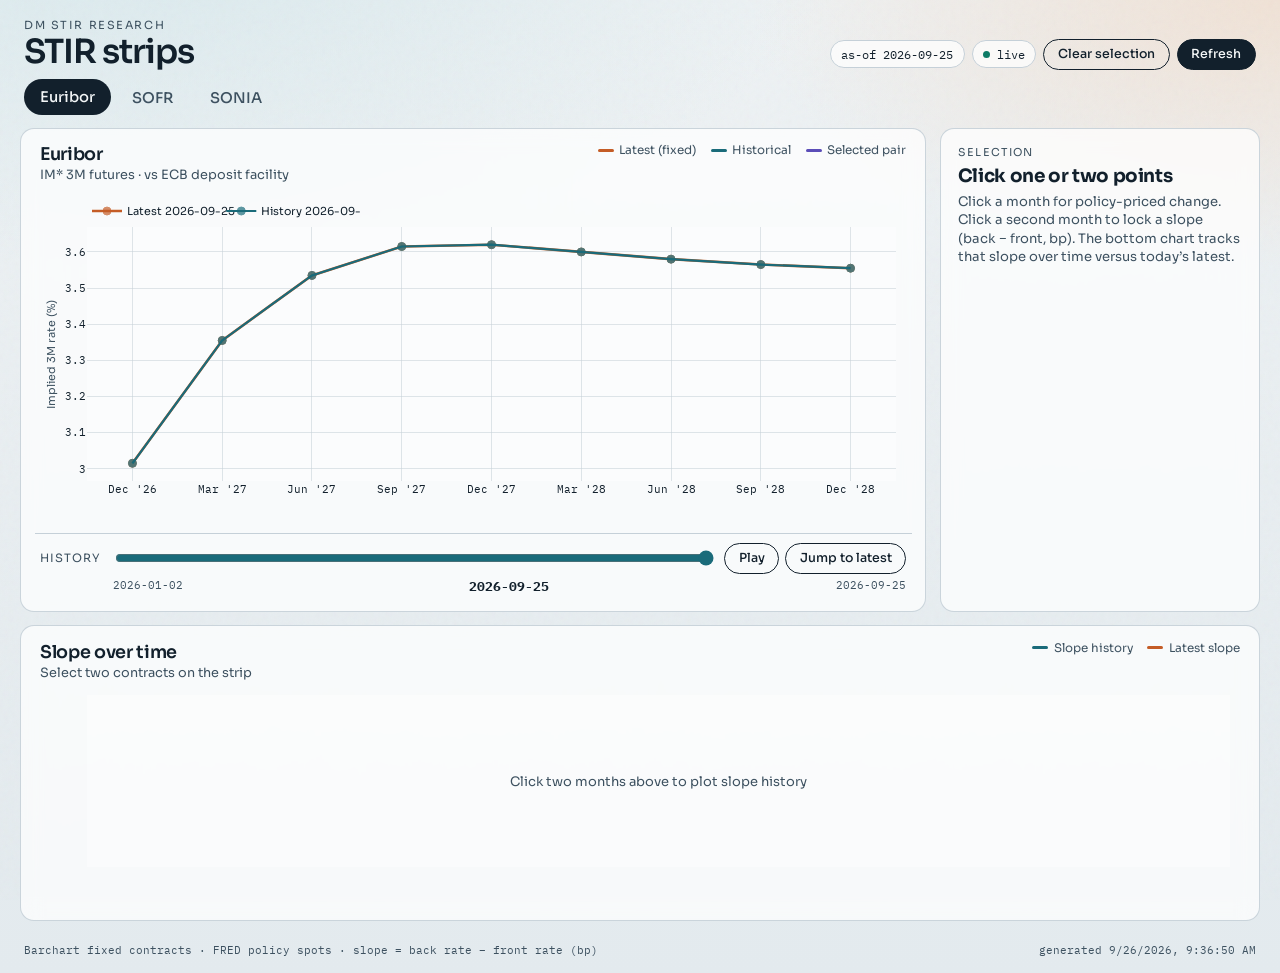
<file: index.html>
<!DOCTYPE html>
<html lang="en">
<head>
  <meta charset="utf-8" />
  <meta name="viewport" content="width=device-width, initial-scale=1" />
  <title>STIR strips — live</title>
  <link rel="preconnect" href="https://fonts.googleapis.com" />
  <link rel="preconnect" href="https://fonts.gstatic.com" crossorigin />
  <link href="https://fonts.googleapis.com/css2?family=IBM+Plex+Mono:wght@400;500;600&family=Sora:wght@400;500;600;700&display=swap" rel="stylesheet" />
  <script src="https://cdn.plot.ly/plotly-2.35.2.min.js"></script>
  <link rel="stylesheet" href="styles.css" />
</head>
<body>
  <div class="grain" aria-hidden="true"></div>
  <header class="top">
    <div class="brand-block">
      <p class="eyebrow">DM STIR research</p>
      <h1>STIR strips</h1>
    </div>
    <div class="top-meta">
      <div class="pill" id="asofPill">as-of —</div>
      <div class="pill live" id="livePill"><span class="dot"></span> live</div>
      <button type="button" class="btn ghost" id="clearSelBtn">Clear selection</button>
      <button type="button" class="btn" id="refreshBtn" title="Reload curves.json">Refresh</button>
    </div>
  </header>

  <nav class="tabs" role="tablist" aria-label="Curve">
    <button class="tab active" data-curve="EURIBOR" role="tab" aria-selected="true">Euribor</button>
    <button class="tab" data-curve="SOFR" role="tab" aria-selected="false">SOFR</button>
    <button class="tab" data-curve="SONIA" role="tab" aria-selected="false">SONIA</button>
  </nav>

  <main class="stage">
    <section class="chart-panel strip-panel">
      <div class="chart-head">
        <div>
          <h2 id="curveTitle">Euribor</h2>
          <p class="sub" id="curveSub">3M futures · rate %</p>
        </div>
        <div class="legend">
          <span class="leg latest"><i></i> Latest (fixed)</span>
          <span class="leg hist"><i></i> Historical</span>
          <span class="leg pair"><i></i> Selected pair</span>
        </div>
      </div>
      <div id="chart" class="chart"></div>
      <div class="slider-row">
        <label for="dateSlider">History</label>
        <input type="range" id="dateSlider" min="0" max="1" value="1" step="1" />
        <div class="slider-dates">
          <span id="sliderStart">—</span>
          <strong id="sliderDate">—</strong>
          <span id="sliderEnd">—</span>
        </div>
        <div class="transport">
          <button type="button" class="btn ghost" id="playBtn">Play</button>
          <button type="button" class="btn ghost" id="toLatestBtn">Jump to latest</button>
        </div>
      </div>
    </section>

    <aside class="side" id="sidePanel">
      <p class="side-eyebrow" id="sideEyebrow">Selection</p>
      <h3 id="sideTitle">Click one or two points</h3>
      <p class="side-hint" id="sideHint">
        Click a month for policy-priced change. Click a second month to lock a
        slope (back − front, bp). The bottom chart tracks that slope over time
        versus today’s latest.
      </p>

      <div id="sideSingle" class="side-body hidden">
        <div class="kv">
          <span>Symbol</span><strong id="kvSymbol">—</strong>
          <span>Contract</span><strong id="kvContract">—</strong>
          <span>Policy</span><strong id="kvPolicy">—</strong>
        </div>
        <div class="block">
          <h4>Latest <span id="blkLatestDate" class="muted"></span></h4>
          <div class="metric"><span>Implied 3M rate</span><strong id="mLatestRate">—</strong></div>
          <div class="metric"><span>Policy spot</span><strong id="mLatestSpot">—</strong></div>
          <div class="metric accent"><span>Cumul. vs policy</span><strong id="mLatestCumul">—</strong></div>
        </div>
        <div class="block">
          <h4>Historical <span id="blkHistDate" class="muted"></span></h4>
          <div class="metric"><span>Implied 3M rate</span><strong id="mHistRate">—</strong></div>
          <div class="metric"><span>Policy spot then</span><strong id="mHistSpot">—</strong></div>
          <div class="metric accent"><span>Cumul. vs policy then</span><strong id="mHistCumul">—</strong></div>
        </div>
        <div class="block delta">
          <h4>Δ priced change</h4>
          <div class="metric big"><span>Difference</span><strong id="mDiff">—</strong></div>
          <p class="delta-note" id="deltaNote"></p>
        </div>
      </div>

      <div id="sidePair" class="side-body hidden">
        <div class="kv">
          <span>Front</span><strong id="kvFront">—</strong>
          <span>Back</span><strong id="kvBack">—</strong>
          <span>Convention</span><strong>back − front (bp)</strong>
        </div>
        <div class="block">
          <h4>Slope on latest curve <span id="blkSlopeLatestDate" class="muted"></span></h4>
          <div class="metric big"><span>Latest slope</span><strong id="mSlopeLatest">—</strong></div>
        </div>
        <div class="block">
          <h4>Slope on historical date <span id="blkSlopeHistDate" class="muted"></span></h4>
          <div class="metric big"><span>Historical slope</span><strong id="mSlopeHist">—</strong></div>
        </div>
        <div class="block delta">
          <h4>Δ slope (latest − historical)</h4>
          <div class="metric big"><span>Change</span><strong id="mSlopeDiff">—</strong></div>
          <p class="delta-note" id="slopeNote"></p>
        </div>
      </div>
    </aside>

    <section class="chart-panel slope-panel">
      <div class="chart-head">
        <div>
          <h2 id="slopeTitle">Slope over time</h2>
          <p class="sub" id="slopeSub">Select two contracts on the strip</p>
        </div>
        <div class="legend">
          <span class="leg hist"><i></i> Slope history</span>
          <span class="leg latest"><i></i> Latest slope</span>
        </div>
      </div>
      <div id="slopeChart" class="chart slope-chart"></div>
    </section>
  </main>

  <footer class="foot">
    <span id="footSource">Barchart fixed contracts · FRED policy spots · slope = back rate − front rate (bp)</span>
    <span id="footUpdated">—</span>
  </footer>

  <script src="app.js"></script>
</body>
</html>
</file>
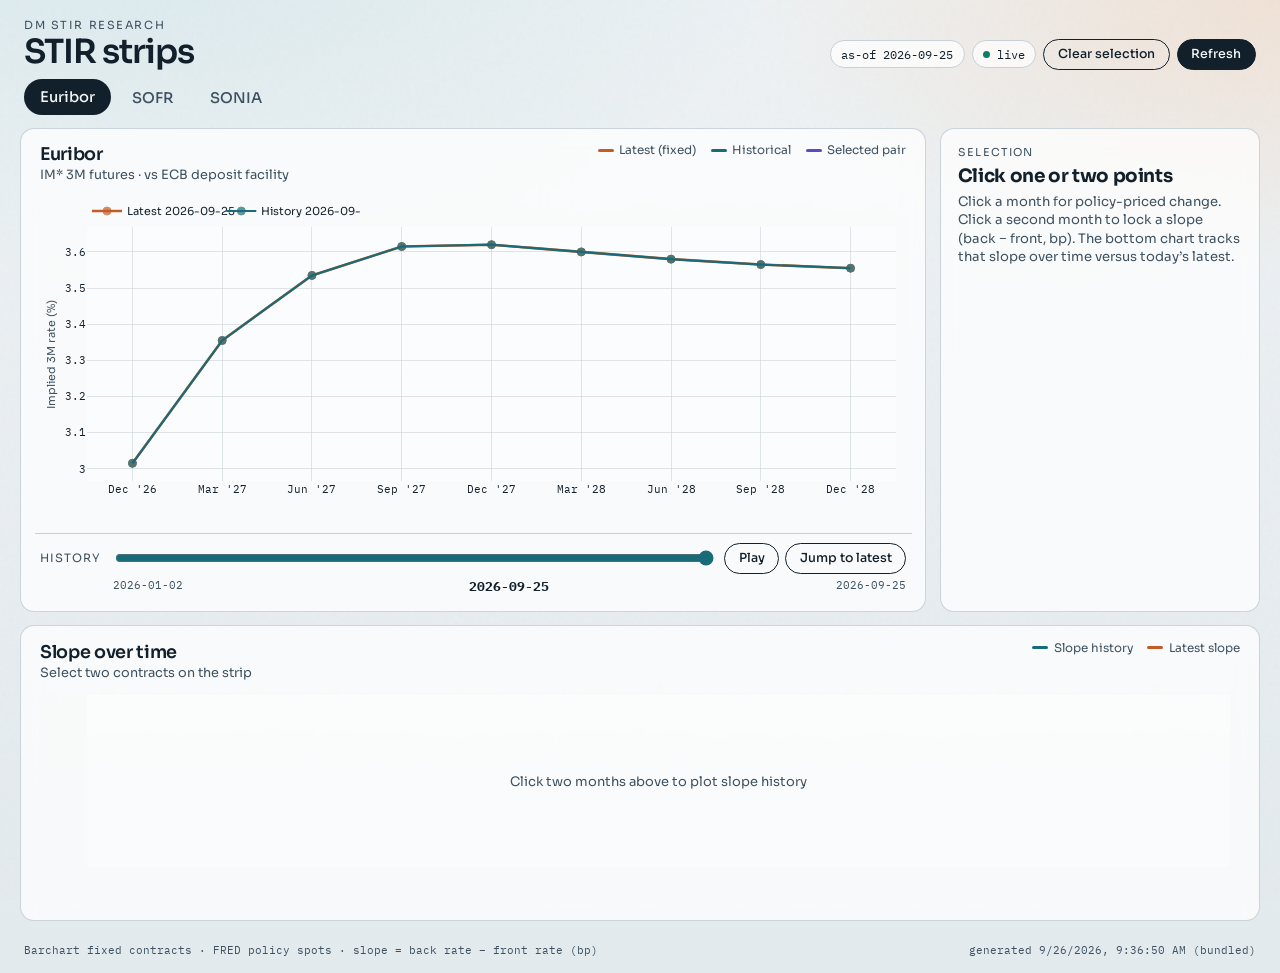
<file: stir-strips.html>
<!DOCTYPE html>
<html lang="en">
<head>
  <meta charset="utf-8" />
  <meta name="viewport" content="width=device-width, initial-scale=1" />
  <title>STIR strips — live</title>
  <link rel="preconnect" href="https://fonts.googleapis.com" />
  <link rel="preconnect" href="https://fonts.gstatic.com" crossorigin />
  <link href="https://fonts.googleapis.com/css2?family=IBM+Plex+Mono:wght@400;500;600&family=Sora:wght@400;500;600;700&display=swap" rel="stylesheet" />
  <script src="https://cdn.plot.ly/plotly-2.35.2.min.js"></script>
<style>
:root {
  --ink: #12202c;
  --ink-soft: #3d5160;
  --paper: #eef2f4;
  --paper-2: #e3eaee;
  --line: #c5d0d8;
  --latest: #c45c26;
  --hist: #1a6b7a;
  --pair: #5b4db8;
  --accent: #0e7c66;
  --warn: #9b2c2c;
  --card: rgba(255, 255, 255, 0.72);
  --mono: "IBM Plex Mono", ui-monospace, monospace;
  --sans: "Sora", system-ui, sans-serif;
  --radius: 14px;
}

* { box-sizing: border-box; }

html, body {
  margin: 0;
  min-height: 100%;
  color: var(--ink);
  font-family: var(--sans);
  background:
    radial-gradient(1400px 700px at 8% -12%, #d7e8ec 0%, transparent 55%),
    radial-gradient(1100px 560px at 100% 0%, #f0e2d6 0%, transparent 48%),
    linear-gradient(180deg, var(--paper) 0%, var(--paper-2) 100%);
}

.grain {
  pointer-events: none;
  position: fixed;
  inset: 0;
  opacity: 0.035;
  background-image: url("data:image/svg+xml,%3Csvg viewBox='0 0 200 200' xmlns='http://www.w3.org/2000/svg'%3E%3Cfilter id='n'%3E%3CfeTurbulence type='fractalNoise' baseFrequency='0.85' numOctaves='4' stitchTiles='stitch'/%3E%3C/filter%3E%3Crect width='100%25' height='100%25' filter='url(%23n)'/%3E%3C/svg%3E");
  z-index: 0;
}

.top, .tabs, .stage, .foot { position: relative; z-index: 1; }

.top {
  display: flex;
  justify-content: space-between;
  align-items: flex-end;
  gap: 1.5rem;
  padding: 1.1rem 1.5rem 0.65rem;
}

.eyebrow {
  margin: 0 0 0.2rem;
  font-size: 0.7rem;
  letter-spacing: 0.14em;
  text-transform: uppercase;
  color: var(--ink-soft);
}

.brand-block h1 {
  margin: 0;
  font-size: clamp(1.6rem, 2.6vw, 2.2rem);
  font-weight: 600;
  letter-spacing: -0.03em;
  line-height: 1.05;
}

.top-meta { display: flex; gap: 0.45rem; align-items: center; flex-wrap: wrap; }

.pill {
  font-family: var(--mono);
  font-size: 0.72rem;
  padding: 0.35rem 0.65rem;
  border: 1px solid var(--line);
  border-radius: 999px;
  background: var(--card);
  backdrop-filter: blur(8px);
}

.pill.live { display: inline-flex; align-items: center; gap: 0.4rem; }
.pill.live .dot {
  width: 0.45rem; height: 0.45rem; border-radius: 50%;
  background: var(--accent);
  box-shadow: 0 0 0 0 rgba(14, 124, 102, 0.5);
  animation: pulse 2s infinite;
}
.pill.live.stale .dot { background: #b45309; animation: none; }

@keyframes pulse {
  0% { box-shadow: 0 0 0 0 rgba(14, 124, 102, 0.45); }
  70% { box-shadow: 0 0 0 8px rgba(14, 124, 102, 0); }
  100% { box-shadow: 0 0 0 0 rgba(14, 124, 102, 0); }
}

.btn {
  font-family: var(--sans);
  font-size: 0.78rem;
  font-weight: 500;
  border: 1px solid var(--ink);
  background: var(--ink);
  color: #f5f7f8;
  border-radius: 999px;
  padding: 0.4rem 0.85rem;
  cursor: pointer;
}
.btn:hover { opacity: 0.9; }
.btn.ghost { background: transparent; color: var(--ink); }
.btn:disabled { opacity: 0.4; cursor: default; }

.tabs {
  display: flex;
  gap: 0.3rem;
  padding: 0 1.5rem 0.75rem;
}

.tab {
  font-family: var(--sans);
  font-size: 0.92rem;
  font-weight: 500;
  border: none;
  background: transparent;
  color: var(--ink-soft);
  padding: 0.55rem 1rem;
  border-radius: 999px;
  cursor: pointer;
  transition: background 160ms ease, color 160ms ease, transform 160ms ease;
}
.tab:hover { color: var(--ink); background: rgba(255,255,255,0.45); }
.tab.active {
  background: var(--ink);
  color: #f3f6f7;
  transform: translateY(-1px);
}

/* Wide horizontal layout: strip | side, then slope full width */
.stage {
  display: grid;
  grid-template-columns: minmax(0, 1fr) 320px;
  grid-template-rows: auto auto;
  grid-template-areas:
    "strip side"
    "slope slope";
  gap: 0.85rem;
  padding: 0 1.25rem 1rem;
  width: 100%;
  max-width: none;
}

.strip-panel { grid-area: strip; }
.side { grid-area: side; }
.slope-panel { grid-area: slope; }

.chart-panel, .side {
  background: var(--card);
  border: 1px solid rgba(197, 208, 216, 0.9);
  border-radius: var(--radius);
  backdrop-filter: blur(10px);
}

.chart-panel {
  padding: 0.75rem 0.85rem 0.85rem;
  display: flex;
  flex-direction: column;
  min-height: 0;
}

.strip-panel { min-height: 460px; }
.slope-panel { min-height: 280px; }

.chart-head {
  display: flex;
  justify-content: space-between;
  align-items: flex-start;
  gap: 1rem;
  padding: 0.15rem 0.35rem 0.35rem;
}
.chart-head h2 {
  margin: 0;
  font-size: 1.1rem;
  font-weight: 600;
  letter-spacing: -0.02em;
}
.sub { margin: 0.15rem 0 0; color: var(--ink-soft); font-size: 0.8rem; }

.legend { display: flex; gap: 0.9rem; font-size: 0.74rem; color: var(--ink-soft); flex-wrap: wrap; }
.leg { display: inline-flex; align-items: center; gap: 0.35rem; }
.leg i { width: 1rem; height: 3px; border-radius: 2px; display: inline-block; }
.leg.latest i { background: var(--latest); }
.leg.hist i { background: var(--hist); }
.leg.pair i { background: var(--pair); }

.chart { flex: 1; min-height: 340px; width: 100%; }
.slope-chart { min-height: 220px; }

.slider-row {
  display: grid;
  grid-template-columns: auto 1fr auto;
  grid-template-areas:
    "label slider transport"
    ". dates dates";
  gap: 0.3rem 0.75rem;
  align-items: center;
  padding: 0.55rem 0.35rem 0.1rem;
  border-top: 1px solid var(--line);
  margin-top: 0.25rem;
}
.slider-row label {
  grid-area: label;
  font-size: 0.72rem;
  text-transform: uppercase;
  letter-spacing: 0.08em;
  color: var(--ink-soft);
}
#dateSlider { grid-area: slider; width: 100%; accent-color: var(--hist); }
.slider-dates {
  grid-area: dates;
  display: flex;
  justify-content: space-between;
  font-family: var(--mono);
  font-size: 0.7rem;
  color: var(--ink-soft);
}
.slider-dates strong { color: var(--ink); font-size: 0.8rem; }
.transport { grid-area: transport; display: flex; gap: 0.35rem; }

.side { padding: 1rem 1.05rem; overflow: auto; max-height: 560px; }
.side-eyebrow {
  margin: 0;
  font-size: 0.68rem;
  letter-spacing: 0.12em;
  text-transform: uppercase;
  color: var(--ink-soft);
}
.side h3 {
  margin: 0.3rem 0 0.4rem;
  font-size: 1.15rem;
  letter-spacing: -0.02em;
}
.side-hint { margin: 0; color: var(--ink-soft); font-size: 0.82rem; line-height: 1.4; }
.side-body.hidden { display: none; }
.side-body { margin-top: 0.85rem; animation: fadeIn 220ms ease; }

@keyframes fadeIn {
  from { opacity: 0; transform: translateY(6px); }
  to { opacity: 1; transform: none; }
}

.kv {
  display: grid;
  grid-template-columns: auto 1fr;
  gap: 0.3rem 0.7rem;
  font-size: 0.8rem;
  padding-bottom: 0.75rem;
  border-bottom: 1px solid var(--line);
  margin-bottom: 0.75rem;
}
.kv span { color: var(--ink-soft); }
.kv strong { font-family: var(--mono); font-weight: 500; text-align: right; font-size: 0.78rem; }

.block { margin-bottom: 0.85rem; }
.block h4 {
  margin: 0 0 0.4rem;
  font-size: 0.72rem;
  letter-spacing: 0.08em;
  text-transform: uppercase;
  color: var(--ink-soft);
}
.muted {
  font-family: var(--mono);
  text-transform: none;
  letter-spacing: 0;
  font-weight: 400;
  margin-left: 0.3rem;
}

.metric {
  display: flex;
  justify-content: space-between;
  gap: 0.75rem;
  padding: 0.28rem 0;
  font-size: 0.85rem;
}
.metric span { color: var(--ink-soft); }
.metric strong { font-family: var(--mono); font-weight: 500; }
.metric.accent strong { color: var(--hist); }
.metric.big { padding: 0.45rem 0; }
.metric.big strong { font-size: 1.25rem; letter-spacing: -0.02em; }

.block.delta {
  border-top: 1px solid var(--line);
  padding-top: 0.7rem;
}
.delta-note {
  margin: 0.3rem 0 0;
  font-size: 0.74rem;
  color: var(--ink-soft);
  line-height: 1.35;
}

.pos { color: var(--accent) !important; }
.neg { color: var(--warn) !important; }

.foot {
  display: flex;
  justify-content: space-between;
  gap: 1rem;
  padding: 0.35rem 1.5rem 1rem;
  font-size: 0.7rem;
  color: var(--ink-soft);
  font-family: var(--mono);
}

@media (max-width: 1100px) {
  .stage {
    grid-template-columns: 1fr;
    grid-template-areas:
      "strip"
      "side"
      "slope";
  }
  .side { max-height: none; }
}

</style>
</head>
<body>
  <div class="grain" aria-hidden="true"></div>
  <header class="top">
    <div class="brand-block">
      <p class="eyebrow">DM STIR research</p>
      <h1>STIR strips</h1>
    </div>
    <div class="top-meta">
      <div class="pill" id="asofPill">as-of —</div>
      <div class="pill live" id="livePill"><span class="dot"></span> live</div>
      <button type="button" class="btn ghost" id="clearSelBtn">Clear selection</button>
      <button type="button" class="btn" id="refreshBtn" title="Reload curves.json">Refresh</button>
    </div>
  </header>

  <nav class="tabs" role="tablist" aria-label="Curve">
    <button class="tab active" data-curve="EURIBOR" role="tab" aria-selected="true">Euribor</button>
    <button class="tab" data-curve="SOFR" role="tab" aria-selected="false">SOFR</button>
    <button class="tab" data-curve="SONIA" role="tab" aria-selected="false">SONIA</button>
  </nav>

  <main class="stage">
    <section class="chart-panel strip-panel">
      <div class="chart-head">
        <div>
          <h2 id="curveTitle">Euribor</h2>
          <p class="sub" id="curveSub">3M futures · rate %</p>
        </div>
        <div class="legend">
          <span class="leg latest"><i></i> Latest (fixed)</span>
          <span class="leg hist"><i></i> Historical</span>
          <span class="leg pair"><i></i> Selected pair</span>
        </div>
      </div>
      <div id="chart" class="chart"></div>
      <div class="slider-row">
        <label for="dateSlider">History</label>
        <input type="range" id="dateSlider" min="0" max="1" value="1" step="1" />
        <div class="slider-dates">
          <span id="sliderStart">—</span>
          <strong id="sliderDate">—</strong>
          <span id="sliderEnd">—</span>
        </div>
        <div class="transport">
          <button type="button" class="btn ghost" id="playBtn">Play</button>
          <button type="button" class="btn ghost" id="toLatestBtn">Jump to latest</button>
        </div>
      </div>
    </section>

    <aside class="side" id="sidePanel">
      <p class="side-eyebrow" id="sideEyebrow">Selection</p>
      <h3 id="sideTitle">Click one or two points</h3>
      <p class="side-hint" id="sideHint">
        Click a month for policy-priced change. Click a second month to lock a
        slope (back − front, bp). The bottom chart tracks that slope over time
        versus today’s latest.
      </p>

      <div id="sideSingle" class="side-body hidden">
        <div class="kv">
          <span>Symbol</span><strong id="kvSymbol">—</strong>
          <span>Contract</span><strong id="kvContract">—</strong>
          <span>Policy</span><strong id="kvPolicy">—</strong>
        </div>
        <div class="block">
          <h4>Latest <span id="blkLatestDate" class="muted"></span></h4>
          <div class="metric"><span>Implied 3M rate</span><strong id="mLatestRate">—</strong></div>
          <div class="metric"><span>Policy spot</span><strong id="mLatestSpot">—</strong></div>
          <div class="metric accent"><span>Cumul. vs policy</span><strong id="mLatestCumul">—</strong></div>
        </div>
        <div class="block">
          <h4>Historical <span id="blkHistDate" class="muted"></span></h4>
          <div class="metric"><span>Implied 3M rate</span><strong id="mHistRate">—</strong></div>
          <div class="metric"><span>Policy spot then</span><strong id="mHistSpot">—</strong></div>
          <div class="metric accent"><span>Cumul. vs policy then</span><strong id="mHistCumul">—</strong></div>
        </div>
        <div class="block delta">
          <h4>Δ priced change</h4>
          <div class="metric big"><span>Difference</span><strong id="mDiff">—</strong></div>
          <p class="delta-note" id="deltaNote"></p>
        </div>
      </div>

      <div id="sidePair" class="side-body hidden">
        <div class="kv">
          <span>Front</span><strong id="kvFront">—</strong>
          <span>Back</span><strong id="kvBack">—</strong>
          <span>Convention</span><strong>back − front (bp)</strong>
        </div>
        <div class="block">
          <h4>Slope on latest curve <span id="blkSlopeLatestDate" class="muted"></span></h4>
          <div class="metric big"><span>Latest slope</span><strong id="mSlopeLatest">—</strong></div>
        </div>
        <div class="block">
          <h4>Slope on historical date <span id="blkSlopeHistDate" class="muted"></span></h4>
          <div class="metric big"><span>Historical slope</span><strong id="mSlopeHist">—</strong></div>
        </div>
        <div class="block delta">
          <h4>Δ slope (latest − historical)</h4>
          <div class="metric big"><span>Change</span><strong id="mSlopeDiff">—</strong></div>
          <p class="delta-note" id="slopeNote"></p>
        </div>
      </div>
    </aside>

    <section class="chart-panel slope-panel">
      <div class="chart-head">
        <div>
          <h2 id="slopeTitle">Slope over time</h2>
          <p class="sub" id="slopeSub">Select two contracts on the strip</p>
        </div>
        <div class="legend">
          <span class="leg hist"><i></i> Slope history</span>
          <span class="leg latest"><i></i> Latest slope</span>
        </div>
      </div>
      <div id="slopeChart" class="chart slope-chart"></div>
    </section>
  </main>

  <footer class="foot">
    <span id="footSource">Barchart fixed contracts · FRED policy spots · slope = back rate − front rate (bp)</span>
    <span id="footUpdated">—</span>
  </footer>
<script type="application/json" id="embedded-curves">{"generated_at":"2026-09-26T09:36:50.957066+00:00","asof":"2026-09-25","curves":{"SOFR":{"root":"SQ","label":"SOFR","policy_name":"SOFR overnight","policy_id":"SOFR","contracts":["U26","V26","X26","Z26","H27","M27","U27","Z27","H28","M28","U28","Z28"],"symbols":{"U26":"SQU26","V26":"SQV26","X26":"SQX26","Z26":"SQZ26","H27":"SQH27","M27":"SQM27","U27":"SQU27","Z27":"SQZ27","H28":"SQH28","M28":"SQM28","U28":"SQU28","Z28":"SQZ28"},"sessions":["2026-01-02","2026-01-05","2026-01-06","2026-01-07","2026-01-08","2026-01-09","2026-01-12","2026-01-13","2026-01-14","2026-01-15","2026-01-16","2026-01-20","2026-01-21","2026-01-22","2026-01-23","2026-01-26","2026-01-27","2026-01-28","2026-01-29","2026-01-30","2026-02-02","2026-02-03","2026-02-04","2026-02-05","2026-02-06","2026-02-09","2026-02-10","2026-02-11","2026-02-12","2026-02-13","2026-02-17","2026-02-18","2026-02-19","2026-02-20","2026-02-23","2026-02-24","2026-02-25","2026-02-26","2026-02-27","2026-03-02","2026-03-03","2026-03-04","2026-03-05","2026-03-06","2026-03-09","2026-03-10","2026-03-11","2026-03-12","2026-03-13","2026-03-16","2026-03-17","2026-03-18","2026-03-19","2026-03-20","2026-03-23","2026-03-24","2026-03-25","2026-03-26","2026-03-27","2026-03-30","2026-03-31","2026-04-01","2026-04-02","2026-04-03","2026-04-06","2026-04-07","2026-04-08","2026-04-09","2026-04-10","2026-04-13","2026-04-14","2026-04-15","2026-04-16","2026-04-17","2026-04-20","2026-04-21","2026-04-22","2026-04-23","2026-04-24","2026-04-27","2026-04-28","2026-04-29","2026-04-30","2026-05-01","2026-05-04","2026-05-05","2026-05-06","2026-05-07","2026-05-08","2026-05-11","2026-05-12","2026-05-13","2026-05-14","2026-05-15","2026-05-18","2026-05-19","2026-05-20","2026-05-21","2026-05-22","2026-05-26","2026-05-27","2026-05-28","2026-05-29","2026-06-01","2026-06-02","2026-06-03","2026-06-04","2026-06-05","2026-06-08","2026-06-09","2026-06-10","2026-06-11","2026-06-12","2026-06-15","2026-06-16","2026-06-17","2026-06-18","2026-06-22","2026-06-23","2026-06-24","2026-06-25","2026-06-26","2026-06-29","2026-06-30","2026-07-01","2026-07-02","2026-07-06","2026-07-07","2026-07-08","2026-07-09","2026-07-10","2026-07-13","2026-07-14","2026-07-15","2026-07-16","2026-07-17","2026-07-20","2026-07-21","2026-07-22","2026-07-23","2026-07-24","2026-07-27","2026-07-28","2026-07-29","2026-07-30","2026-07-31","2026-08-03","2026-08-04","2026-08-05","2026-08-06","2026-08-07","2026-08-10","2026-08-11","2026-08-12","2026-08-13","2026-08-14","2026-08-17","2026-08-18","2026-08-19","2026-08-20","2026-08-21","2026-08-24","2026-08-25","2026-08-26","2026-08-27","2026-08-28","2026-08-31","2026-09-01","2026-09-02","2026-09-03","2026-09-04","2026-09-08","2026-09-09","2026-09-10","2026-09-11","2026-09-14","2026-09-15","2026-09-16","2026-09-17","2026-09-18","2026-09-21","2026-09-22","2026-09-23","2026-09-24","2026-09-25"],"asof":"2026-09-25","spot":{"2026-01-02":3.75,"2026-01-05":3.7,"2026-01-06":3.66,"2026-01-07":3.65,"2026-01-08":3.64,"2026-01-09":3.64,"2026-01-12":3.64,"2026-01-13":3.65,"2026-01-14":3.64,"2026-01-15":3.66,"2026-01-16":3.65,"2026-01-20":3.64,"2026-01-21":3.63,"2026-01-22":3.64,"2026-01-23":3.65,"2026-01-26":3.66,"2026-01-27":3.66,"2026-01-28":3.64,"2026-01-29":3.65,"2026-01-30":3.68,"2026-02-02":3.69,"2026-02-03":3.69,"2026-02-04":3.65,"2026-02-05":3.65,"2026-02-06":3.64,"2026-02-09":3.63,"2026-02-10":3.65,"2026-02-11":3.65,"2026-02-12":3.65,"2026-02-13":3.66,"2026-02-17":3.71,"2026-02-18":3.73,"2026-02-19":3.67,"2026-02-20":3.66,"2026-02-23":3.66,"2026-02-24":3.67,"2026-02-25":3.67,"2026-02-26":3.67,"2026-02-27":3.68,"2026-03-02":3.71,"2026-03-03":3.7,"2026-03-04":3.67,"2026-03-05":3.66,"2026-03-06":3.65,"2026-03-09":3.65,"2026-03-10":3.64,"2026-03-11":3.64,"2026-03-12":3.65,"2026-03-13":3.65,"2026-03-16":3.7,"2026-03-17":3.65,"2026-03-18":3.62,"2026-03-19":3.62,"2026-03-20":3.62,"2026-03-23":3.62,"2026-03-24":3.63,"2026-03-25":3.64,"2026-03-26":3.65,"2026-03-27":3.63,"2026-03-30":3.63,"2026-03-31":3.68,"2026-04-01":3.65,"2026-04-02":3.66,"2026-04-03":3.66,"2026-04-06":3.65,"2026-04-07":3.62,"2026-04-08":3.59,"2026-04-09":3.57,"2026-04-10":3.61,"2026-04-13":3.63,"2026-04-14":3.66,"2026-04-15":3.72,"2026-04-16":3.67,"2026-04-17":3.65,"2026-04-20":3.63,"2026-04-21":3.63,"2026-04-22":3.64,"2026-04-23":3.65,"2026-04-24":3.66,"2026-04-27":3.66,"2026-04-28":3.64,"2026-04-29":3.63,"2026-04-30":3.66,"2026-05-01":3.64,"2026-05-04":3.63,"2026-05-05":3.62,"2026-05-06":3.61,"2026-05-07":3.6,"2026-05-08":3.6,"2026-05-11":3.6,"2026-05-12":3.6,"2026-05-13":3.59,"2026-05-14":3.56,"2026-05-15":3.55,"2026-05-18":3.53,"2026-05-19":3.51,"2026-05-20":3.5,"2026-05-21":3.51,"2026-05-22":3.55,"2026-05-26":3.63,"2026-05-27":3.63,"2026-05-28":3.62,"2026-05-29":3.63,"2026-06-01":3.65,"2026-06-02":3.63,"2026-06-03":3.61,"2026-06-04":3.62,"2026-06-05":3.63,"2026-06-08":3.63,"2026-06-09":3.6,"2026-06-10":3.59,"2026-06-11":3.6,"2026-06-12":3.65,"2026-06-15":3.69,"2026-06-16":3.63,"2026-06-17":3.63,"2026-06-18":3.62,"2026-06-22":3.61,"2026-06-23":3.62,"2026-06-24":3.62,"2026-06-25":3.64,"2026-06-26":3.62,"2026-06-29":3.62,"2026-06-30":3.68,"2026-07-01":3.66,"2026-07-02":3.64,"2026-07-06":3.63,"2026-07-07":3.62,"2026-07-08":3.58,"2026-07-09":3.53,"2026-07-10":3.55,"2026-07-13":3.6,"2026-07-14":3.63,"2026-07-15":3.64,"2026-07-16":3.62,"2026-07-17":3.59,"2026-07-20":3.57,"2026-07-21":3.61,"2026-07-22":3.62,"2026-07-23":3.64,"2026-07-24":3.64,"2026-07-27":3.64,"2026-07-28":3.65,"2026-07-29":3.65,"2026-07-30":3.65,"2026-07-31":3.66,"2026-08-03":3.65,"2026-08-04":3.66,"2026-08-05":3.64,"2026-08-06":3.65,"2026-08-07":3.62,"2026-08-10":3.63,"2026-08-11":3.64,"2026-08-12":3.62,"2026-08-13":3.62,"2026-08-14":3.62,"2026-08-17":3.66,"2026-08-18":3.65,"2026-08-19":3.62,"2026-08-20":3.63,"2026-08-21":3.65,"2026-08-24":3.65,"2026-08-25":3.66,"2026-08-26":3.64,"2026-08-27":3.64,"2026-08-28":3.65,"2026-08-31":3.68,"2026-09-01":3.66,"2026-09-02":3.65,"2026-09-03":3.66,"2026-09-04":3.65,"2026-09-08":3.64,"2026-09-09":3.64,"2026-09-10":3.62,"2026-09-11":3.62,"2026-09-14":3.62,"2026-09-15":3.64,"2026-09-16":3.62,"2026-09-17":3.85,"2026-09-18":3.85,"2026-09-21":3.85,"2026-09-22":3.87,"2026-09-23":3.87,"2026-09-24":3.88,"2026-09-25":3.88},"rates":{"2026-01-02":{"U26":3.16,"Z26":3.115,"H27":3.125,"M27":3.16,"U27":3.215,"Z27":3.28,"H28":3.345,"M28":3.41,"U28":3.465,"Z28":3.52},"2026-01-05":{"U26":3.145,"Z26":3.095,"H27":3.1,"M27":3.135,"U27":3.185,"Z27":3.25,"H28":3.315,"M28":3.375,"U28":3.435,"Z28":3.49},"2026-01-06":{"U26":3.175,"Z26":3.12,"H27":3.12,"M27":3.15,"U27":3.2,"Z27":3.26,"H28":3.32,"M28":3.38,"U28":3.435,"Z28":3.49},"2026-01-07":{"U26":3.17,"Z26":3.11,"H27":3.11,"M27":3.135,"U27":3.18,"Z27":3.235,"H28":3.295,"M28":3.35,"U28":3.405,"Z28":3.455},"2026-01-08":{"U26":3.19,"Z26":3.13,"H27":3.135,"M27":3.165,"U27":3.215,"Z27":3.275,"H28":3.335,"M28":3.395,"U28":3.45,"Z28":3.505},"2026-01-09":{"U26":3.245,"Z26":3.185,"H27":3.185,"M27":3.215,"U27":3.26,"Z27":3.315,"H28":3.37,"M28":3.425,"U28":3.475,"Z28":3.52},"2026-01-12":{"U26":3.26,"Z26":3.19,"H27":3.19,"M27":3.22,"U27":3.27,"Z27":3.325,"H28":3.38,"M28":3.435,"U28":3.49,"Z28":3.54},"2026-01-13":{"U26":3.245,"Z26":3.17,"H27":3.165,"M27":3.19,"U27":3.235,"Z27":3.29,"H28":3.345,"M28":3.4,"U28":3.455,"Z28":3.505},"2026-01-14":{"U26":3.23,"Z26":3.155,"H27":3.145,"M27":3.17,"U27":3.21,"Z27":3.26,"H28":3.32,"M28":3.375,"U28":3.425,"Z28":3.475},"2026-01-15":{"U26":3.29,"Z26":3.225,"H27":3.22,"M27":3.245,"U27":3.285,"Z27":3.33,"H28":3.38,"M28":3.43,"U28":3.48,"Z28":3.525},"2026-01-16":{"U26":3.325,"Z26":3.265,"H27":3.27,"M27":3.3,"U27":3.34,"Z27":3.39,"H28":3.445,"M28":3.5,"U28":3.55,"Z28":3.595},"2026-01-20":{"U26":3.305,"Z26":3.25,"H27":3.26,"M27":3.295,"U27":3.34,"Z27":3.395,"H28":3.455,"M28":3.515,"U28":3.57,"Z28":3.62},"2026-01-21":{"U26":3.32,"Z26":3.265,"H27":3.27,"M27":3.3,"U27":3.345,"Z27":3.395,"H28":3.45,"M28":3.505,"U28":3.555,"Z28":3.6},"2026-01-22":{"U26":3.335,"Z26":3.285,"H27":3.295,"M27":3.325,"U27":3.365,"Z27":3.415,"H28":3.47,"M28":3.52,"U28":3.57,"Z28":3.62},"2026-01-23":{"U26":3.32,"Z26":3.265,"H27":3.275,"M27":3.31,"U27":3.355,"Z27":3.405,"H28":3.46,"M28":3.51,"U28":3.56,"Z28":3.61},"2026-01-26":{"U26":3.31,"Z26":3.25,"H27":3.26,"M27":3.295,"U27":3.34,"Z27":3.385,"H28":3.435,"M28":3.49,"U28":3.54,"Z28":3.585},"2026-01-27":{"U26":3.28,"Z26":3.22,"H27":3.23,"M27":3.265,"U27":3.31,"Z27":3.36,"H28":3.415,"M28":3.475,"U28":3.53,"Z28":3.58},"2026-01-28":{"U26":3.3,"Z26":3.24,"H27":3.25,"M27":3.285,"U27":3.33,"Z27":3.38,"H28":3.44,"M28":3.495,"U28":3.55,"Z28":3.605},"2026-01-29":{"U26":3.275,"Z26":3.21,"H27":3.215,"M27":3.245,"U27":3.285,"Z27":3.33,"H28":3.385,"M28":3.445,"U28":3.5,"Z28":3.55},"2026-01-30":{"U26":3.245,"Z26":3.175,"H27":3.18,"M27":3.21,"U27":3.255,"Z27":3.305,"H28":3.365,"M28":3.425,"U28":3.485,"Z28":3.54},"2026-02-02":{"U26":3.285,"Z26":3.22,"H27":3.23,"M27":3.26,"U27":3.305,"Z27":3.355,"H28":3.41,"M28":3.47,"U28":3.525,"Z28":3.58},"2026-02-03":{"U26":3.29,"Z26":3.225,"H27":3.235,"M27":3.265,"U27":3.31,"Z27":3.36,"H28":3.415,"M28":3.475,"U28":3.53,"Z28":3.585},"2026-02-04":{"U26":3.28,"Z26":3.21,"H27":3.215,"M27":3.25,"U27":3.295,"Z27":3.345,"H28":3.405,"M28":3.465,"U28":3.525,"Z28":3.58},"2026-02-05":{"U26":3.195,"Z26":3.125,"H27":3.13,"M27":3.16,"U27":3.2,"Z27":3.25,"H28":3.31,"M28":3.375,"U28":3.435,"Z28":3.49},"2026-02-06":{"U26":3.21,"Z26":3.135,"H27":3.14,"M27":3.17,"U27":3.215,"Z27":3.265,"H28":3.325,"M28":3.385,"U28":3.445,"Z28":3.5},"2026-02-09":{"U26":3.195,"Z26":3.12,"H27":3.125,"M27":3.155,"U27":3.195,"Z27":3.245,"H28":3.305,"M28":3.365,"U28":3.42,"Z28":3.475},"2026-02-10":{"U26":3.175,"Z26":3.095,"H27":3.09,"M27":3.115,"U27":3.15,"Z27":3.195,"H28":3.25,"M28":3.31,"U28":3.37,"Z28":3.425},"2026-02-11":{"U26":3.245,"Z26":3.16,"H27":3.145,"M27":3.16,"U27":3.195,"Z27":3.24,"H28":3.295,"M28":3.355,"U28":3.41,"Z28":3.46},"2026-02-12":{"U26":3.21,"Z26":3.105,"H27":3.08,"M27":3.09,"U27":3.115,"Z27":3.155,"H28":3.205,"M28":3.26,"U28":3.315,"Z28":3.365},"2026-02-13":{"U26":3.165,"Z26":3.04,"H27":3.005,"M27":3.01,"U27":3.04,"Z27":3.08,"H28":3.135,"M28":3.195,"U28":3.255,"Z28":3.305},"2026-02-17":{"U26":3.21,"Z26":3.08,"H27":3.035,"M27":3.03,"U27":3.05,"Z27":3.09,"H28":3.14,"M28":3.195,"U28":3.25,"Z28":3.305},"2026-02-18":{"U26":3.22,"Z26":3.1,"H27":3.06,"M27":3.06,"U27":3.08,"Z27":3.12,"H28":3.17,"M28":3.225,"U28":3.28,"Z28":3.335},"2026-02-19":{"U26":3.245,"Z26":3.12,"H27":3.075,"M27":3.07,"U27":3.09,"Z27":3.125,"H28":3.17,"M28":3.225,"U28":3.28,"Z28":3.33},"2026-02-20":{"U26":3.27,"Z26":3.14,"H27":3.09,"M27":3.075,"U27":3.085,"Z27":3.115,"H28":3.16,"M28":3.21,"U28":3.26,"Z28":3.31},"2026-02-23":{"U26":3.25,"Z26":3.1,"H27":3.03,"M27":3.005,"U27":3.01,"Z27":3.03,"H28":3.065,"M28":3.11,"U28":3.16,"Z28":3.21},"2026-02-24":{"U26":3.275,"Z26":3.13,"H27":3.065,"M27":3.035,"U27":3.03,"Z27":3.05,"H28":3.085,"M28":3.125,"U28":3.175,"Z28":3.225},"2026-02-25":{"U26":3.3,"Z26":3.16,"H27":3.1,"M27":3.075,"U27":3.075,"Z27":3.095,"H28":3.125,"M28":3.165,"U28":3.21,"Z28":3.255},"2026-02-26":{"U26":3.285,"Z26":3.135,"H27":3.07,"M27":3.04,"U27":3.04,"Z27":3.06,"H28":3.095,"M28":3.135,"U28":3.18,"Z28":3.225},"2026-02-27":{"U26":3.225,"Z26":3.055,"H27":2.975,"M27":2.94,"U27":2.94,"Z27":2.96,"H28":3.0,"M28":3.045,"U28":3.09,"Z28":3.14},"2026-03-02":{"U26":3.32,"Z26":3.185,"H27":3.12,"M27":3.085,"U27":3.075,"Z27":3.085,"H28":3.115,"M28":3.155,"U28":3.2,"Z28":3.245},"2026-03-03":{"U26":3.345,"Z26":3.225,"H27":3.155,"M27":3.105,"U27":3.085,"Z27":3.085,"H28":3.11,"M28":3.15,"U28":3.195,"Z28":3.24},"2026-03-04":{"U26":3.39,"Z26":3.27,"H27":3.2,"M27":3.155,"U27":3.135,"Z27":3.14,"H28":3.16,"M28":3.195,"U28":3.235,"Z28":3.28},"2026-03-05":{"U26":3.43,"Z26":3.33,"H27":3.275,"M27":3.24,"U27":3.22,"Z27":3.22,"H28":3.24,"M28":3.27,"U28":3.31,"Z28":3.35},"2026-03-06":{"U26":3.375,"Z26":3.28,"H27":3.235,"M27":3.2,"U27":3.18,"Z27":3.18,"H28":3.205,"M28":3.24,"U28":3.285,"Z28":3.325},"2026-03-09":{"U26":3.425,"Z26":3.335,"H27":3.285,"M27":3.24,"U27":3.215,"Z27":3.21,"H28":3.225,"M28":3.26,"U28":3.3,"Z28":3.34},"2026-03-10":{"U26":3.4,"Z26":3.305,"H27":3.255,"M27":3.22,"U27":3.205,"Z27":3.205,"H28":3.225,"M28":3.26,"U28":3.3,"Z28":3.34},"2026-03-11":{"U26":3.465,"Z26":3.39,"H27":3.34,"M27":3.295,"U27":3.265,"Z27":3.255,"H28":3.27,"M28":3.295,"U28":3.33,"Z28":3.365},"2026-03-12":{"U26":3.58,"Z26":3.535,"H27":3.515,"M27":3.475,"U27":3.425,"Z27":3.395,"H28":3.39,"M28":3.405,"U28":3.43,"Z28":3.455},"2026-03-13":{"U26":3.56,"Z26":3.5,"H27":3.475,"M27":3.44,"U27":3.395,"Z27":3.37,"H28":3.37,"M28":3.39,"U28":3.415,"Z28":3.445},"2026-03-16":{"U26":3.525,"Z26":3.445,"H27":3.405,"M27":3.36,"U27":3.315,"Z27":3.29,"H28":3.295,"M28":3.32,"U28":3.35,"Z28":3.38},"2026-03-17":{"U26":3.52,"Z26":3.435,"H27":3.395,"M27":3.345,"U27":3.3,"Z27":3.275,"H28":3.28,"M28":3.3,"U28":3.33,"Z28":3.36},"2026-03-18":{"U26":3.59,"Z26":3.525,"H27":3.485,"M27":3.43,"U27":3.38,"Z27":3.35,"H28":3.35,"M28":3.37,"U28":3.395,"Z28":3.425},"2026-03-19":{"U26":3.72,"Z26":3.69,"H27":3.66,"M27":3.57,"U27":3.47,"Z27":3.41,"H28":3.4,"M28":3.415,"U28":3.44,"Z28":3.47},"2026-03-20":{"U26":3.79,"Z26":3.785,"H27":3.77,"M27":3.68,"U27":3.56,"Z27":3.485,"H28":3.48,"M28":3.505,"U28":3.535,"Z28":3.56},"2026-03-23":{"U26":3.725,"Z26":3.69,"H27":3.67,"M27":3.585,"U27":3.465,"Z27":3.39,"H28":3.4,"M28":3.44,"U28":3.48,"Z28":3.515},"2026-03-24":{"U26":3.82,"Z26":3.815,"H27":3.795,"M27":3.71,"U27":3.585,"Z27":3.5,"H28":3.495,"M28":3.52,"U28":3.55,"Z28":3.58},"2026-03-25":{"U26":3.765,"Z26":3.75,"H27":3.72,"M27":3.635,"U27":3.52,"Z27":3.44,"H28":3.435,"M28":3.455,"U28":3.485,"Z28":3.515},"2026-03-26":{"U26":3.83,"Z26":3.85,"H27":3.845,"M27":3.77,"U27":3.65,"Z27":3.56,"H28":3.55,"M28":3.57,"U28":3.595,"Z28":3.62},"2026-03-27":{"U26":3.76,"Z26":3.765,"H27":3.75,"M27":3.68,"U27":3.575,"Z27":3.505,"H28":3.505,"M28":3.535,"U28":3.57,"Z28":3.605},"2026-03-30":{"U26":3.69,"Z26":3.67,"H27":3.645,"M27":3.575,"U27":3.485,"Z27":3.425,"H28":3.43,"M28":3.465,"U28":3.5,"Z28":3.535},"2026-03-31":{"U26":3.665,"Z26":3.635,"H27":3.615,"M27":3.555,"U27":3.465,"Z27":3.405,"H28":3.405,"M28":3.435,"U28":3.47,"Z28":3.5},"2026-04-01":{"U26":3.665,"Z26":3.625,"H27":3.605,"M27":3.555,"U27":3.48,"Z27":3.43,"H28":3.44,"M28":3.47,"U28":3.5,"Z28":3.53},"2026-04-02":{"U26":3.665,"Z26":3.63,"H27":3.605,"M27":3.555,"U27":3.48,"Z27":3.43,"H28":3.435,"M28":3.465,"U28":3.495,"Z28":3.525},"2026-04-03":{"U26":3.7,"Z26":3.685,"H27":3.675,"M27":3.62,"U27":3.54,"Z27":3.48,"H28":3.48,"M28":3.505,"U28":3.53,"Z28":3.56},"2026-04-06":{"U26":3.715,"Z26":3.7,"H27":3.68,"M27":3.62,"U27":3.525,"Z27":3.465,"H28":3.465,"M28":3.495,"U28":3.525,"Z28":3.555},"2026-04-07":{"U26":3.695,"Z26":3.67,"H27":3.655,"M27":3.6,"U27":3.515,"Z27":3.455,"H28":3.46,"M28":3.49,"U28":3.52,"Z28":3.545},"2026-04-08":{"U26":3.675,"Z26":3.63,"H27":3.6,"M27":3.535,"U27":3.455,"Z27":3.4,"H28":3.4,"M28":3.43,"U28":3.46,"Z28":3.49},"2026-04-09":{"U26":3.66,"Z26":3.61,"H27":3.58,"M27":3.52,"U27":3.45,"Z27":3.4,"H28":3.405,"M28":3.43,"U28":3.46,"Z28":3.49},"2026-04-10":{"U26":3.67,"Z26":3.63,"H27":3.6,"M27":3.545,"U27":3.47,"Z27":3.42,"H28":3.42,"M28":3.45,"U28":3.48,"Z28":3.51},"2026-04-13":{"U26":3.655,"Z26":3.61,"H27":3.58,"M27":3.52,"U27":3.445,"Z27":3.395,"H28":3.395,"M28":3.42,"U28":3.455,"Z28":3.49,"V26":3.65},"2026-04-14":{"U26":3.645,"Z26":3.59,"H27":3.555,"M27":3.49,"U27":3.41,"Z27":3.355,"H28":3.35,"M28":3.375,"U28":3.41,"Z28":3.445,"V26":3.64},"2026-04-15":{"U26":3.645,"Z26":3.6,"H27":3.565,"M27":3.505,"U27":3.435,"Z27":3.385,"H28":3.385,"M28":3.41,"U28":3.445,"Z28":3.475,"V26":3.63},"2026-04-16":{"U26":3.645,"Z26":3.605,"H27":3.58,"M27":3.53,"U27":3.46,"Z27":3.41,"H28":3.41,"M28":3.435,"U28":3.465,"Z28":3.495,"V26":3.63},"2026-04-17":{"U26":3.58,"Z26":3.52,"H27":3.48,"M27":3.425,"U27":3.36,"Z27":3.32,"H28":3.325,"M28":3.355,"U28":3.395,"Z28":3.435,"V26":3.565},"2026-04-20":{"U26":3.6,"Z26":3.535,"H27":3.49,"M27":3.435,"U27":3.37,"Z27":3.33,"H28":3.335,"M28":3.365,"U28":3.4,"Z28":3.44,"V26":3.585},"2026-04-21":{"U26":3.64,"Z26":3.605,"H27":3.58,"M27":3.53,"U27":3.46,"Z27":3.41,"H28":3.405,"M28":3.43,"U28":3.46,"Z28":3.495,"V26":3.625},"2026-04-22":{"U26":3.645,"Z26":3.62,"H27":3.6,"M27":3.55,"U27":3.48,"Z27":3.43,"H28":3.42,"M28":3.44,"U28":3.47,"Z28":3.5,"V26":3.63},"2026-04-23":{"U26":3.645,"Z26":3.64,"H27":3.64,"M27":3.605,"U27":3.53,"Z27":3.47,"H28":3.46,"M28":3.475,"U28":3.505,"Z28":3.535,"V26":3.64},"2026-04-24":{"U26":3.615,"Z26":3.59,"H27":3.58,"M27":3.55,"U27":3.49,"Z27":3.44,"H28":3.43,"M28":3.45,"U28":3.485,"Z28":3.52,"V26":3.61},"2026-04-27":{"U26":3.635,"Z26":3.62,"H27":3.61,"M27":3.58,"U27":3.52,"Z27":3.47,"H28":3.46,"M28":3.48,"U28":3.51,"Z28":3.545,"V26":3.63},"2026-04-28":{"U26":3.65,"Z26":3.655,"H27":3.665,"M27":3.645,"U27":3.585,"Z27":3.53,"H28":3.515,"M28":3.53,"U28":3.555,"Z28":3.58,"V26":3.645},"2026-04-29":{"U26":3.69,"Z26":3.745,"H27":3.8,"M27":3.795,"U27":3.72,"Z27":3.645,"H28":3.61,"M28":3.605,"U28":3.62,"Z28":3.645,"V26":3.705},"2026-04-30":{"U26":3.65,"Z26":3.69,"H27":3.74,"M27":3.73,"U27":3.665,"Z27":3.595,"H28":3.57,"M28":3.57,"U28":3.59,"Z28":3.615,"V26":3.665},"2026-05-01":{"U26":3.655,"Z26":3.705,"H27":3.75,"M27":3.735,"U27":3.67,"Z27":3.605,"H28":3.575,"M28":3.575,"U28":3.59,"Z28":3.615,"V26":3.67},"2026-05-04":{"U26":3.705,"Z26":3.795,"H27":3.86,"M27":3.845,"U27":3.775,"Z27":3.7,"H28":3.66,"M28":3.65,"U28":3.665,"Z28":3.685,"V26":3.735},"2026-05-05":{"U26":3.685,"Z26":3.77,"H27":3.83,"M27":3.815,"U27":3.75,"Z27":3.675,"H28":3.635,"M28":3.63,"U28":3.645,"Z28":3.67,"V26":3.72},"2026-05-06":{"U26":3.65,"Z26":3.7,"H27":3.735,"M27":3.715,"U27":3.655,"Z27":3.595,"H28":3.565,"M28":3.57,"U28":3.59,"Z28":3.615,"V26":3.685},"2026-05-07":{"U26":3.675,"Z26":3.74,"H27":3.795,"M27":3.785,"U27":3.735,"Z27":3.675,"H28":3.64,"M28":3.635,"U28":3.645,"Z28":3.665,"V26":3.71},"2026-05-08":{"U26":3.66,"Z26":3.705,"H27":3.75,"M27":3.74,"U27":3.695,"Z27":3.64,"H28":3.615,"M28":3.615,"U28":3.625,"Z28":3.64,"V26":3.685},"2026-05-11":{"U26":3.695,"Z26":3.75,"H27":3.805,"M27":3.805,"U27":3.76,"Z27":3.7,"H28":3.67,"M28":3.67,"U28":3.68,"Z28":3.695,"V26":3.72},"2026-05-12":{"U26":3.705,"Z26":3.795,"H27":3.875,"M27":3.885,"U27":3.84,"Z27":3.775,"H28":3.735,"M28":3.73,"U28":3.74,"Z28":3.755,"V26":3.745},"2026-05-13":{"U26":3.715,"Z26":3.795,"H27":3.865,"M27":3.875,"U27":3.84,"Z27":3.785,"H28":3.75,"M28":3.745,"U28":3.755,"Z28":3.77,"V26":3.755},"2026-05-14":{"U26":3.72,"Z26":3.8,"H27":3.865,"M27":3.875,"U27":3.84,"Z27":3.785,"H28":3.75,"M28":3.745,"U28":3.755,"Z28":3.77,"V26":3.76},"2026-05-15":{"U26":3.74,"Z26":3.86,"H27":3.97,"M27":4.01,"U27":3.995,"Z27":3.945,"H28":3.91,"M28":3.905,"U28":3.915,"Z28":3.925,"V26":3.785},"2026-05-18":{"U26":3.75,"Z26":3.87,"H27":3.98,"M27":4.025,"U27":4.015,"Z27":3.975,"H28":3.945,"M28":3.94,"U28":3.95,"Z28":3.96,"V26":3.795,"X26":3.84},"2026-05-19":{"U26":3.78,"Z26":3.915,"H27":4.03,"M27":4.07,"U27":4.055,"Z27":4.01,"H28":3.98,"M28":3.98,"U28":3.995,"Z28":4.01,"V26":3.83,"X26":3.875},"2026-05-20":{"U26":3.735,"Z26":3.84,"H27":3.925,"M27":3.95,"U27":3.93,"Z27":3.885,"H28":3.855,"M28":3.86,"U28":3.88,"Z28":3.9,"V26":3.785,"X26":3.82},"2026-05-21":{"U26":3.785,"Z26":3.9,"H27":3.995,"M27":4.015,"U27":3.98,"Z27":3.925,"H28":3.89,"M28":3.89,"U28":3.905,"Z28":3.92,"V26":3.835,"X26":3.87},"2026-05-22":{"U26":3.815,"Z26":3.95,"H27":4.05,"M27":4.06,"U27":4.015,"Z27":3.955,"H28":3.91,"M28":3.905,"U28":3.915,"Z28":3.925,"V26":3.87,"X26":3.91},"2026-05-26":{"U26":3.765,"Z26":3.865,"H27":3.945,"M27":3.955,"U27":3.92,"Z27":3.865,"H28":3.83,"M28":3.825,"U28":3.83,"Z28":3.84,"V26":3.815,"X26":3.85},"2026-05-27":{"U26":3.75,"Z26":3.845,"H27":3.92,"M27":3.935,"U27":3.905,"Z27":3.86,"H28":3.83,"M28":3.82,"U28":3.825,"Z28":3.835,"V26":3.8,"X26":3.825},"2026-05-28":{"U26":3.755,"Z26":3.84,"H27":3.905,"M27":3.92,"U27":3.895,"Z27":3.85,"H28":3.82,"M28":3.81,"U28":3.815,"Z28":3.82,"V26":3.795,"X26":3.82},"2026-05-29":{"U26":3.735,"Z26":3.83,"H27":3.9,"M27":3.915,"U27":3.885,"Z27":3.84,"H28":3.805,"M28":3.795,"U28":3.795,"Z28":3.8,"V26":3.775,"X26":3.805},"2026-06-01":{"U26":3.755,"Z26":3.865,"H27":3.955,"M27":3.975,"U27":3.95,"Z27":3.9,"H28":3.86,"M28":3.845,"U28":3.84,"Z28":3.845,"V26":3.8,"X26":3.835},"2026-06-02":{"U26":3.75,"Z26":3.865,"H27":3.96,"M27":3.98,"U27":3.95,"Z27":3.895,"H28":3.855,"M28":3.835,"U28":3.83,"Z28":3.83,"V26":3.795,"X26":3.83},"2026-06-03":{"U26":3.76,"Z26":3.89,"H27":3.995,"M27":4.025,"U27":3.995,"Z27":3.94,"H28":3.895,"M28":3.875,"U28":3.865,"Z28":3.865,"V26":3.81,"X26":3.85},"2026-06-04":{"U26":3.74,"Z26":3.855,"H27":3.945,"M27":3.975,"U27":3.955,"Z27":3.905,"H28":3.87,"M28":3.855,"U28":3.85,"Z28":3.85,"V26":3.79,"X26":3.83},"2026-06-05":{"U26":3.8,"Z26":3.96,"H27":4.075,"M27":4.105,"U27":4.085,"Z27":4.035,"H28":3.985,"M28":3.96,"U28":3.945,"Z28":3.94,"V26":3.865,"X26":3.915},"2026-06-08":{"U26":3.815,"Z26":3.965,"H27":4.07,"M27":4.095,"U27":4.07,"Z27":4.015,"H28":3.97,"M28":3.945,"U28":3.935,"Z28":3.93,"V26":3.88,"X26":3.93},"2026-06-09":{"U26":3.795,"Z26":3.935,"H27":4.035,"M27":4.055,"U27":4.03,"Z27":3.985,"H28":3.945,"M28":3.925,"U28":3.915,"Z28":3.915,"V26":3.86,"X26":3.91},"2026-06-10":{"U26":3.79,"Z26":3.94,"H27":4.04,"M27":4.065,"U27":4.04,"Z27":3.99,"H28":3.95,"M28":3.935,"U28":3.925,"Z28":3.92,"V26":3.855,"X26":3.905},"2026-06-11":{"U26":3.765,"Z26":3.89,"H27":3.975,"M27":3.995,"U27":3.965,"Z27":3.915,"H28":3.875,"M28":3.855,"U28":3.845,"Z28":3.845,"V26":3.825,"X26":3.86},"2026-06-12":{"U26":3.76,"Z26":3.895,"H27":3.985,"M27":4.005,"U27":3.98,"Z27":3.935,"H28":3.895,"M28":3.875,"U28":3.87,"Z28":3.87,"V26":3.82,"X26":3.855},"2026-06-15":{"U26":3.755,"Z26":3.885,"H27":3.96,"M27":3.97,"U27":3.95,"Z27":3.905,"H28":3.865,"M28":3.845,"U28":3.835,"Z28":3.835,"V26":3.815,"X26":3.85},"2026-06-16":{"U26":3.76,"Z26":3.885,"H27":3.94,"M27":3.94,"U27":3.915,"Z27":3.87,"H28":3.825,"M28":3.8,"U28":3.79,"Z28":3.785,"V26":3.82,"X26":3.855},"2026-06-17":{"U26":3.865,"Z26":4.035,"H27":4.095,"M27":4.08,"U27":4.035,"Z27":3.975,"H28":3.915,"M28":3.88,"U28":3.86,"Z28":3.845,"V26":3.935,"X26":3.985},"2026-06-18":{"U26":3.94,"Z26":4.095,"H27":4.145,"M27":4.11,"U27":4.04,"Z27":3.955,"H28":3.89,"M28":3.855,"U28":3.835,"Z28":3.825,"V26":4.01,"X26":4.06},"2026-06-22":{"U26":3.965,"Z26":4.125,"H27":4.19,"M27":4.175,"U27":4.115,"Z27":4.04,"H28":3.975,"M28":3.94,"U28":3.915,"Z28":3.9,"V26":4.035,"X26":4.085},"2026-06-23":{"U26":3.94,"Z26":4.08,"H27":4.14,"M27":4.125,"U27":4.065,"Z27":3.99,"H28":3.93,"M28":3.9,"U28":3.88,"Z28":3.87,"V26":4.01,"X26":4.055},"2026-06-24":{"U26":3.915,"Z26":4.035,"H27":4.075,"M27":4.045,"U27":3.98,"Z27":3.9,"H28":3.835,"M28":3.8,"U28":3.78,"Z28":3.77,"V26":3.98,"X26":4.02},"2026-06-25":{"U26":3.895,"Z26":4.02,"H27":4.05,"M27":4.015,"U27":3.95,"Z27":3.875,"H28":3.815,"M28":3.785,"U28":3.765,"Z28":3.755,"V26":3.96,"X26":4.0},"2026-06-26":{"U26":3.865,"Z26":3.98,"H27":4.01,"M27":3.98,"U27":3.92,"Z27":3.84,"H28":3.775,"M28":3.74,"U28":3.725,"Z28":3.715,"V26":3.93,"X26":3.97},"2026-06-29":{"U26":3.885,"Z26":4.01,"H27":4.04,"M27":4.0,"U27":3.935,"Z27":3.855,"H28":3.79,"M28":3.755,"U28":3.735,"Z28":3.725,"V26":3.95,"X26":3.99},"2026-06-30":{"U26":3.915,"Z26":4.04,"H27":4.08,"M27":4.045,"U27":3.975,"Z27":3.89,"H28":3.83,"M28":3.8,"U28":3.78,"Z28":3.77,"V26":3.98,"X26":4.02},"2026-07-01":{"U26":3.905,"Z26":4.055,"H27":4.11,"M27":4.08,"U27":4.015,"Z27":3.935,"H28":3.88,"M28":3.85,"U28":3.835,"Z28":3.825,"V26":3.97,"X26":4.015},"2026-07-02":{"U26":3.855,"Z26":4.0,"H27":4.055,"M27":4.035,"U27":3.98,"Z27":3.91,"H28":3.865,"M28":3.845,"U28":3.835,"Z28":3.83,"V26":3.92,"X26":3.965},"2026-07-06":{"U26":3.87,"Z26":3.995,"H27":4.045,"M27":4.02,"U27":3.965,"Z27":3.9,"H28":3.85,"M28":3.83,"U28":3.82,"Z28":3.82,"V26":3.935,"X26":3.975},"2026-07-07":{"U26":3.89,"Z26":4.03,"H27":4.09,"M27":4.07,"U27":4.015,"Z27":3.95,"H28":3.9,"M28":3.875,"U28":3.865,"Z28":3.865,"V26":3.955,"X26":3.995},"2026-07-08":{"U26":3.91,"Z26":4.06,"H27":4.125,"M27":4.11,"U27":4.06,"Z27":3.995,"H28":3.955,"M28":3.94,"U28":3.935,"Z28":3.935,"V26":3.975,"X26":4.02},"2026-07-09":{"U26":3.875,"Z26":4.02,"H27":4.085,"M27":4.07,"U27":4.02,"Z27":3.955,"H28":3.915,"M28":3.895,"U28":3.89,"Z28":3.89,"V26":3.94,"X26":3.985},"2026-07-10":{"U26":3.915,"Z26":4.065,"H27":4.13,"M27":4.12,"U27":4.07,"Z27":4.01,"H28":3.97,"M28":3.95,"U28":3.94,"Z28":3.935,"V26":3.98,"X26":4.025},"2026-07-13":{"U26":3.96,"Z26":4.125,"H27":4.195,"M27":4.185,"U27":4.13,"Z27":4.06,"H28":4.015,"M28":3.995,"U28":3.985,"Z28":3.98,"V26":4.03,"X26":4.08},"2026-07-14":{"U26":3.865,"Z26":4.01,"H27":4.09,"M27":4.1,"U27":4.07,"Z27":4.02,"H28":3.99,"M28":3.975,"U28":3.97,"Z28":3.965,"V26":3.935,"X26":3.98},"2026-07-15":{"U26":3.825,"Z26":3.945,"H27":4.015,"M27":4.025,"U27":3.995,"Z27":3.945,"H28":3.915,"M28":3.905,"U28":3.905,"Z28":3.905,"V26":3.885,"X26":3.925},"2026-07-16":{"U26":3.84,"Z26":3.975,"H27":4.05,"M27":4.06,"U27":4.025,"Z27":3.97,"H28":3.94,"M28":3.93,"U28":3.93,"Z28":3.93,"V26":3.9,"X26":3.94},"2026-07-17":{"U26":3.87,"Z26":4.01,"H27":4.075,"M27":4.075,"U27":4.03,"Z27":3.97,"H28":3.935,"M28":3.92,"U28":3.915,"Z28":3.91,"V26":3.93,"X26":3.97},"2026-07-20":{"U26":3.89,"Z26":4.04,"H27":4.115,"M27":4.12,"U27":4.075,"Z27":4.02,"H28":3.985,"M28":3.97,"U28":3.97,"Z28":3.97,"V26":3.955,"X26":4.0},"2026-07-21":{"U26":3.92,"Z26":4.085,"H27":4.17,"M27":4.175,"U27":4.13,"Z27":4.07,"H28":4.035,"M28":4.02,"U28":4.015,"Z28":4.015,"V26":3.995,"X26":4.045},"2026-07-22":{"U26":3.96,"Z26":4.13,"H27":4.22,"M27":4.225,"U27":4.175,"Z27":4.11,"H28":4.07,"M28":4.055,"U28":4.05,"Z28":4.045,"V26":4.035,"X26":4.085},"2026-07-23":{"U26":3.99,"Z26":4.165,"H27":4.27,"M27":4.29,"U27":4.25,"Z27":4.175,"H28":4.13,"M28":4.11,"U28":4.1,"Z28":4.095,"V26":4.065,"X26":4.115},"2026-07-24":{"U26":3.98,"Z26":4.145,"H27":4.24,"M27":4.25,"U27":4.2,"Z27":4.13,"H28":4.09,"M28":4.07,"U28":4.06,"Z28":4.055,"V26":4.055,"X26":4.105},"2026-07-27":{"U26":3.99,"Z26":4.145,"H27":4.225,"M27":4.235,"U27":4.185,"Z27":4.115,"H28":4.07,"M28":4.045,"U28":4.035,"Z28":4.03,"V26":4.065,"X26":4.11},"2026-07-28":{"U26":3.96,"Z26":4.105,"H27":4.175,"M27":4.18,"U27":4.135,"Z27":4.065,"H28":4.025,"M28":4.005,"U28":3.995,"Z28":3.99,"V26":4.035,"X26":4.08},"2026-07-29":{"U26":3.86,"Z26":4.03,"H27":4.13,"M27":4.155,"U27":4.12,"Z27":4.06,"H28":4.02,"M28":4.0,"U28":3.995,"Z28":3.995,"V26":3.935,"X26":3.985},"2026-07-30":{"U26":3.87,"Z26":4.03,"H27":4.12,"M27":4.145,"U27":4.115,"Z27":4.065,"H28":4.035,"M28":4.025,"U28":4.025,"Z28":4.025,"V26":3.945,"X26":3.995},"2026-07-31":{"U26":3.885,"Z26":4.08,"H27":4.195,"M27":4.225,"U27":4.195,"Z27":4.145,"H28":4.115,"M28":4.105,"U28":4.11,"Z28":4.115,"V26":3.96,"X26":4.02},"2026-08-03":{"U26":3.88,"Z26":4.06,"H27":4.155,"M27":4.18,"U27":4.145,"Z27":4.09,"H28":4.055,"M28":4.045,"U28":4.05,"Z28":4.055,"V26":3.96,"X26":4.02},"2026-08-04":{"U26":3.855,"Z26":4.015,"H27":4.09,"M27":4.105,"U27":4.07,"Z27":4.015,"H28":3.98,"M28":3.97,"U28":3.975,"Z28":3.98,"V26":3.935,"X26":3.985},"2026-08-05":{"U26":3.845,"Z26":4.0,"H27":4.07,"M27":4.085,"U27":4.05,"Z27":4.0,"H28":3.97,"M28":3.965,"U28":3.97,"Z28":3.975,"V26":3.925,"X26":3.975},"2026-08-06":{"U26":3.86,"Z26":4.04,"H27":4.13,"M27":4.16,"U27":4.135,"Z27":4.085,"H28":4.055,"M28":4.045,"U28":4.045,"Z28":4.05,"V26":3.94,"X26":3.995},"2026-08-07":{"U26":3.815,"Z26":3.985,"H27":4.075,"M27":4.105,"U27":4.085,"Z27":4.045,"H28":4.02,"M28":4.01,"U28":4.015,"Z28":4.025,"V26":3.895,"X26":3.95},"2026-08-10":{"U26":3.845,"Z26":4.015,"H27":4.105,"M27":4.145,"U27":4.13,"Z27":4.09,"H28":4.06,"M28":4.05,"U28":4.06,"Z28":4.07,"V26":3.925,"X26":3.98},"2026-08-11":{"U26":3.835,"Z26":4.0,"H27":4.085,"M27":4.12,"U27":4.105,"Z27":4.065,"H28":4.04,"M28":4.03,"U28":4.04,"Z28":4.05,"V26":3.915,"X26":3.965},"2026-08-12":{"U26":3.81,"Z26":3.97,"H27":4.06,"M27":4.1,"U27":4.09,"Z27":4.055,"H28":4.03,"M28":4.025,"U28":4.035,"Z28":4.05,"V26":3.89,"X26":3.94},"2026-08-13":{"U26":3.785,"Z26":3.925,"H27":3.995,"M27":4.025,"U27":4.02,"Z27":3.99,"H28":3.97,"M28":3.97,"U28":3.98,"Z28":3.995,"V26":3.855,"X26":3.895},"2026-08-14":{"U26":3.785,"Z26":3.935,"H27":4.02,"M27":4.055,"U27":4.055,"Z27":4.03,"H28":4.015,"M28":4.015,"U28":4.03,"Z28":4.045,"V26":3.855,"X26":3.895},"2026-08-17":{"U26":3.7925,"Z26":3.94,"H27":4.025,"M27":4.065,"U27":4.06,"Z27":4.035,"H28":4.02,"M28":4.02,"U28":4.035,"Z28":4.055,"V26":3.865,"X26":3.905},"2026-08-18":{"U26":3.7875,"Z26":3.935,"H27":4.02,"M27":4.055,"U27":4.05,"Z27":4.03,"H28":4.015,"M28":4.015,"U28":4.03,"Z28":4.045,"V26":3.855,"X26":3.895},"2026-08-19":{"U26":3.7825,"Z26":3.93,"H27":4.02,"M27":4.065,"U27":4.065,"Z27":4.04,"H28":4.025,"M28":4.02,"U28":4.025,"Z28":4.035,"V26":3.85,"X26":3.89},"2026-08-20":{"U26":3.7875,"Z26":3.93,"H27":4.015,"M27":4.06,"U27":4.07,"Z27":4.055,"H28":4.045,"M28":4.045,"U28":4.055,"Z28":4.07,"V26":3.85,"X26":3.89},"2026-08-21":{"U26":3.8,"Z26":3.955,"H27":4.06,"M27":4.115,"U27":4.125,"Z27":4.105,"H28":4.09,"M28":4.085,"U28":4.095,"Z28":4.11,"V26":3.865,"X26":3.915},"2026-08-24":{"U26":3.8125,"Z26":3.975,"H27":4.08,"M27":4.13,"U27":4.13,"Z27":4.1,"H28":4.08,"M28":4.07,"U28":4.075,"Z28":4.085,"V26":3.885,"X26":3.935},"2026-08-25":{"U26":3.805,"Z26":3.96,"H27":4.045,"M27":4.085,"U27":4.08,"Z27":4.05,"H28":4.025,"M28":4.015,"U28":4.015,"Z28":4.025,"V26":3.88,"X26":3.93},"2026-08-26":{"U26":3.7975,"Z26":3.965,"H27":4.065,"M27":4.11,"U27":4.11,"Z27":4.08,"H28":4.06,"M28":4.05,"U28":4.055,"Z28":4.06,"V26":3.875,"X26":3.925},"2026-08-27":{"U26":3.795,"Z26":3.97,"H27":4.075,"M27":4.125,"U27":4.125,"Z27":4.095,"H28":4.075,"M28":4.07,"U28":4.07,"Z28":4.075,"V26":3.875,"X26":3.925},"2026-08-28":{"U26":3.86,"Z26":4.09,"H27":4.225,"M27":4.28,"U27":4.27,"Z27":4.225,"H28":4.19,"M28":4.175,"U28":4.165,"Z28":4.16,"V26":3.955,"X26":4.03},"2026-08-31":{"U26":3.875,"Z26":4.085,"H27":4.215,"M27":4.275,"U27":4.275,"Z27":4.235,"H28":4.2,"M28":4.185,"U28":4.185,"Z28":4.185,"V26":3.97,"X26":4.04},"2026-09-01":{"U26":3.885,"Z26":4.11,"H27":4.25,"M27":4.325,"U27":4.335,"Z27":4.3,"H28":4.27,"M28":4.25,"U28":4.24,"Z28":4.235,"V26":3.98,"X26":4.05},"2026-09-02":{"U26":3.875,"Z26":4.095,"H27":4.235,"M27":4.31,"U27":4.32,"Z27":4.285,"H28":4.255,"M28":4.24,"U28":4.23,"Z28":4.23,"V26":3.97,"X26":4.04},"2026-09-03":{"U26":3.835,"Z26":4.035,"H27":4.175,"M27":4.25,"U27":4.265,"Z27":4.24,"H28":4.215,"M28":4.2,"U28":4.195,"Z28":4.2,"V26":3.93,"X26":3.99},"2026-09-04":{"U26":3.86,"Z26":4.06,"H27":4.2,"M27":4.285,"U27":4.31,"Z27":4.29,"H28":4.27,"M28":4.255,"U28":4.245,"Z28":4.245,"V26":3.95,"X26":4.01},"2026-09-08":{"U26":3.865,"Z26":4.065,"H27":4.21,"M27":4.295,"U27":4.325,"Z27":4.315,"H28":4.295,"M28":4.28,"U28":4.275,"Z28":4.275,"V26":3.955,"X26":4.015},"2026-09-09":{"U26":3.87,"Z26":4.08,"H27":4.235,"M27":4.33,"U27":4.365,"Z27":4.355,"H28":4.34,"M28":4.33,"U28":4.325,"Z28":4.32,"V26":3.96,"X26":4.02},"2026-09-10":{"U26":3.9075,"Z26":4.17,"H27":4.37,"M27":4.485,"U27":4.515,"Z27":4.495,"H28":4.47,"M28":4.45,"U28":4.44,"Z28":4.43,"V26":4.015,"X26":4.1},"2026-09-11":{"U26":3.9675,"Z26":4.24,"H27":4.47,"M27":4.6,"U27":4.63,"Z27":4.605,"H28":4.575,"M28":4.545,"U28":4.525,"Z28":4.505,"V26":4.08,"X26":4.165},"2026-09-14":{"U26":3.975,"Z26":4.245,"H27":4.455,"M27":4.58,"U27":4.62,"Z27":4.595,"H28":4.565,"M28":4.54,"U28":4.525,"Z28":4.51,"V26":4.09,"X26":4.175},"2026-09-15":{"U26":3.98,"Z26":4.255,"H27":4.475,"M27":4.605,"U27":4.645,"Z27":4.63,"H28":4.6,"M28":4.58,"U28":4.565,"Z28":4.55,"V26":4.0975,"X26":4.1825},"2026-09-16":{"U26":3.995,"Z26":4.3,"H27":4.565,"M27":4.705,"U27":4.73,"Z27":4.69,"H28":4.64,"M28":4.605,"U28":4.58,"Z28":4.56,"V26":4.125,"X26":4.22},"2026-09-17":{"U26":4.0025,"Z26":4.31,"H27":4.55,"M27":4.66,"U27":4.675,"Z27":4.64,"H28":4.595,"M28":4.56,"U28":4.535,"Z28":4.51,"V26":4.135,"X26":4.23},"2026-09-18":{"U26":4.0025,"Z26":4.325,"H27":4.585,"M27":4.715,"U27":4.74,"Z27":4.71,"H28":4.67,"M28":4.635,"U28":4.605,"Z28":4.575,"V26":4.14,"X26":4.235},"2026-09-21":{"H27":4.58,"H28":4.675,"M27":4.715,"M28":4.635,"U26":4.0025,"U27":4.745,"U28":4.6,"V26":4.14,"X26":4.24,"Z26":4.325,"Z27":4.715,"Z28":4.565},"2026-09-22":{"H27":4.58,"H28":4.675,"M27":4.715,"M28":4.64,"U26":4.0,"U27":4.745,"U28":4.605,"V26":4.14,"X26":4.24,"Z26":4.32,"Z27":4.715,"Z28":4.57},"2026-09-23":{"H27":4.655,"H28":4.865,"M27":4.825,"M28":4.835,"U26":4.015,"U27":4.89,"U28":4.8,"V26":4.1725,"X26":4.275,"Z26":4.365,"Z27":4.885,"Z28":4.765},"2026-09-24":{"H27":4.66,"H28":4.84,"M27":4.825,"M28":4.815,"U26":4.015,"U27":4.875,"U28":4.785,"V26":4.1725,"X26":4.28,"Z26":4.37,"Z27":4.865,"Z28":4.755},"2026-09-25":{"H27":4.63,"H28":4.81,"M27":4.79,"M28":4.79,"U26":4.0025,"U27":4.835,"U28":4.77,"V26":4.16,"X26":4.27,"Z26":4.35,"Z27":4.825,"Z28":4.745}},"prices":{"2026-01-02":{"U26":96.84,"Z26":96.885,"H27":96.875,"M27":96.84,"U27":96.785,"Z27":96.72,"H28":96.655,"M28":96.59,"U28":96.535,"Z28":96.48},"2026-01-05":{"U26":96.855,"Z26":96.905,"H27":96.9,"M27":96.865,"U27":96.815,"Z27":96.75,"H28":96.685,"M28":96.625,"U28":96.565,"Z28":96.51},"2026-01-06":{"U26":96.825,"Z26":96.88,"H27":96.88,"M27":96.85,"U27":96.8,"Z27":96.74,"H28":96.68,"M28":96.62,"U28":96.565,"Z28":96.51},"2026-01-07":{"U26":96.83,"Z26":96.89,"H27":96.89,"M27":96.865,"U27":96.82,"Z27":96.765,"H28":96.705,"M28":96.65,"U28":96.595,"Z28":96.545},"2026-01-08":{"U26":96.81,"Z26":96.87,"H27":96.865,"M27":96.835,"U27":96.785,"Z27":96.725,"H28":96.665,"M28":96.605,"U28":96.55,"Z28":96.495},"2026-01-09":{"U26":96.755,"Z26":96.815,"H27":96.815,"M27":96.785,"U27":96.74,"Z27":96.685,"H28":96.63,"M28":96.575,"U28":96.525,"Z28":96.48},"2026-01-12":{"U26":96.74,"Z26":96.81,"H27":96.81,"M27":96.78,"U27":96.73,"Z27":96.675,"H28":96.62,"M28":96.565,"U28":96.51,"Z28":96.46},"2026-01-13":{"U26":96.755,"Z26":96.83,"H27":96.835,"M27":96.81,"U27":96.765,"Z27":96.71,"H28":96.655,"M28":96.6,"U28":96.545,"Z28":96.495},"2026-01-14":{"U26":96.77,"Z26":96.845,"H27":96.855,"M27":96.83,"U27":96.79,"Z27":96.74,"H28":96.68,"M28":96.625,"U28":96.575,"Z28":96.525},"2026-01-15":{"U26":96.71,"Z26":96.775,"H27":96.78,"M27":96.755,"U27":96.715,"Z27":96.67,"H28":96.62,"M28":96.57,"U28":96.52,"Z28":96.475},"2026-01-16":{"U26":96.675,"Z26":96.735,"H27":96.73,"M27":96.7,"U27":96.66,"Z27":96.61,"H28":96.555,"M28":96.5,"U28":96.45,"Z28":96.405},"2026-01-20":{"U26":96.695,"Z26":96.75,"H27":96.74,"M27":96.705,"U27":96.66,"Z27":96.605,"H28":96.545,"M28":96.485,"U28":96.43,"Z28":96.38},"2026-01-21":{"U26":96.68,"Z26":96.735,"H27":96.73,"M27":96.7,"U27":96.655,"Z27":96.605,"H28":96.55,"M28":96.495,"U28":96.445,"Z28":96.4},"2026-01-22":{"U26":96.665,"Z26":96.715,"H27":96.705,"M27":96.675,"U27":96.635,"Z27":96.585,"H28":96.53,"M28":96.48,"U28":96.43,"Z28":96.38},"2026-01-23":{"U26":96.68,"Z26":96.735,"H27":96.725,"M27":96.69,"U27":96.645,"Z27":96.595,"H28":96.54,"M28":96.49,"U28":96.44,"Z28":96.39},"2026-01-26":{"U26":96.69,"Z26":96.75,"H27":96.74,"M27":96.705,"U27":96.66,"Z27":96.615,"H28":96.565,"M28":96.51,"U28":96.46,"Z28":96.415},"2026-01-27":{"U26":96.72,"Z26":96.78,"H27":96.77,"M27":96.735,"U27":96.69,"Z27":96.64,"H28":96.585,"M28":96.525,"U28":96.47,"Z28":96.42},"2026-01-28":{"U26":96.7,"Z26":96.76,"H27":96.75,"M27":96.715,"U27":96.67,"Z27":96.62,"H28":96.56,"M28":96.505,"U28":96.45,"Z28":96.395},"2026-01-29":{"U26":96.725,"Z26":96.79,"H27":96.785,"M27":96.755,"U27":96.715,"Z27":96.67,"H28":96.615,"M28":96.555,"U28":96.5,"Z28":96.45},"2026-01-30":{"U26":96.755,"Z26":96.825,"H27":96.82,"M27":96.79,"U27":96.745,"Z27":96.695,"H28":96.635,"M28":96.575,"U28":96.515,"Z28":96.46},"2026-02-02":{"U26":96.715,"Z26":96.78,"H27":96.77,"M27":96.74,"U27":96.695,"Z27":96.645,"H28":96.59,"M28":96.53,"U28":96.475,"Z28":96.42},"2026-02-03":{"U26":96.71,"Z26":96.775,"H27":96.765,"M27":96.735,"U27":96.69,"Z27":96.64,"H28":96.585,"M28":96.525,"U28":96.47,"Z28":96.415},"2026-02-04":{"U26":96.72,"Z26":96.79,"H27":96.785,"M27":96.75,"U27":96.705,"Z27":96.655,"H28":96.595,"M28":96.535,"U28":96.475,"Z28":96.42},"2026-02-05":{"U26":96.805,"Z26":96.875,"H27":96.87,"M27":96.84,"U27":96.8,"Z27":96.75,"H28":96.69,"M28":96.625,"U28":96.565,"Z28":96.51},"2026-02-06":{"U26":96.79,"Z26":96.865,"H27":96.86,"M27":96.83,"U27":96.785,"Z27":96.735,"H28":96.675,"M28":96.615,"U28":96.555,"Z28":96.5},"2026-02-09":{"U26":96.805,"Z26":96.88,"H27":96.875,"M27":96.845,"U27":96.805,"Z27":96.755,"H28":96.695,"M28":96.635,"U28":96.58,"Z28":96.525},"2026-02-10":{"U26":96.825,"Z26":96.905,"H27":96.91,"M27":96.885,"U27":96.85,"Z27":96.805,"H28":96.75,"M28":96.69,"U28":96.63,"Z28":96.575},"2026-02-11":{"U26":96.755,"Z26":96.84,"H27":96.855,"M27":96.84,"U27":96.805,"Z27":96.76,"H28":96.705,"M28":96.645,"U28":96.59,"Z28":96.54},"2026-02-12":{"U26":96.79,"Z26":96.895,"H27":96.92,"M27":96.91,"U27":96.885,"Z27":96.845,"H28":96.795,"M28":96.74,"U28":96.685,"Z28":96.635},"2026-02-13":{"U26":96.835,"Z26":96.96,"H27":96.995,"M27":96.99,"U27":96.96,"Z27":96.92,"H28":96.865,"M28":96.805,"U28":96.745,"Z28":96.695},"2026-02-17":{"U26":96.79,"Z26":96.92,"H27":96.965,"M27":96.97,"U27":96.95,"Z27":96.91,"H28":96.86,"M28":96.805,"U28":96.75,"Z28":96.695},"2026-02-18":{"U26":96.78,"Z26":96.9,"H27":96.94,"M27":96.94,"U27":96.92,"Z27":96.88,"H28":96.83,"M28":96.775,"U28":96.72,"Z28":96.665},"2026-02-19":{"U26":96.755,"Z26":96.88,"H27":96.925,"M27":96.93,"U27":96.91,"Z27":96.875,"H28":96.83,"M28":96.775,"U28":96.72,"Z28":96.67},"2026-02-20":{"U26":96.73,"Z26":96.86,"H27":96.91,"M27":96.925,"U27":96.915,"Z27":96.885,"H28":96.84,"M28":96.79,"U28":96.74,"Z28":96.69},"2026-02-23":{"U26":96.75,"Z26":96.9,"H27":96.97,"M27":96.995,"U27":96.99,"Z27":96.97,"H28":96.935,"M28":96.89,"U28":96.84,"Z28":96.79},"2026-02-24":{"U26":96.725,"Z26":96.87,"H27":96.935,"M27":96.965,"U27":96.97,"Z27":96.95,"H28":96.915,"M28":96.875,"U28":96.825,"Z28":96.775},"2026-02-25":{"U26":96.7,"Z26":96.84,"H27":96.9,"M27":96.925,"U27":96.925,"Z27":96.905,"H28":96.875,"M28":96.835,"U28":96.79,"Z28":96.745},"2026-02-26":{"U26":96.715,"Z26":96.865,"H27":96.93,"M27":96.96,"U27":96.96,"Z27":96.94,"H28":96.905,"M28":96.865,"U28":96.82,"Z28":96.775},"2026-02-27":{"U26":96.775,"Z26":96.945,"H27":97.025,"M27":97.06,"U27":97.06,"Z27":97.04,"H28":97.0,"M28":96.955,"U28":96.91,"Z28":96.86},"2026-03-02":{"U26":96.68,"Z26":96.815,"H27":96.88,"M27":96.915,"U27":96.925,"Z27":96.915,"H28":96.885,"M28":96.845,"U28":96.8,"Z28":96.755},"2026-03-03":{"U26":96.655,"Z26":96.775,"H27":96.845,"M27":96.895,"U27":96.915,"Z27":96.915,"H28":96.89,"M28":96.85,"U28":96.805,"Z28":96.76},"2026-03-04":{"U26":96.61,"Z26":96.73,"H27":96.8,"M27":96.845,"U27":96.865,"Z27":96.86,"H28":96.84,"M28":96.805,"U28":96.765,"Z28":96.72},"2026-03-05":{"U26":96.57,"Z26":96.67,"H27":96.725,"M27":96.76,"U27":96.78,"Z27":96.78,"H28":96.76,"M28":96.73,"U28":96.69,"Z28":96.65},"2026-03-06":{"U26":96.625,"Z26":96.72,"H27":96.765,"M27":96.8,"U27":96.82,"Z27":96.82,"H28":96.795,"M28":96.76,"U28":96.715,"Z28":96.675},"2026-03-09":{"U26":96.575,"Z26":96.665,"H27":96.715,"M27":96.76,"U27":96.785,"Z27":96.79,"H28":96.775,"M28":96.74,"U28":96.7,"Z28":96.66},"2026-03-10":{"U26":96.6,"Z26":96.695,"H27":96.745,"M27":96.78,"U27":96.795,"Z27":96.795,"H28":96.775,"M28":96.74,"U28":96.7,"Z28":96.66},"2026-03-11":{"U26":96.535,"Z26":96.61,"H27":96.66,"M27":96.705,"U27":96.735,"Z27":96.745,"H28":96.73,"M28":96.705,"U28":96.67,"Z28":96.635},"2026-03-12":{"U26":96.42,"Z26":96.465,"H27":96.485,"M27":96.525,"U27":96.575,"Z27":96.605,"H28":96.61,"M28":96.595,"U28":96.57,"Z28":96.545},"2026-03-13":{"U26":96.44,"Z26":96.5,"H27":96.525,"M27":96.56,"U27":96.605,"Z27":96.63,"H28":96.63,"M28":96.61,"U28":96.585,"Z28":96.555},"2026-03-16":{"U26":96.475,"Z26":96.555,"H27":96.595,"M27":96.64,"U27":96.685,"Z27":96.71,"H28":96.705,"M28":96.68,"U28":96.65,"Z28":96.62},"2026-03-17":{"U26":96.48,"Z26":96.565,"H27":96.605,"M27":96.655,"U27":96.7,"Z27":96.725,"H28":96.72,"M28":96.7,"U28":96.67,"Z28":96.64},"2026-03-18":{"U26":96.41,"Z26":96.475,"H27":96.515,"M27":96.57,"U27":96.62,"Z27":96.65,"H28":96.65,"M28":96.63,"U28":96.605,"Z28":96.575},"2026-03-19":{"U26":96.28,"Z26":96.31,"H27":96.34,"M27":96.43,"U27":96.53,"Z27":96.59,"H28":96.6,"M28":96.585,"U28":96.56,"Z28":96.53},"2026-03-20":{"U26":96.21,"Z26":96.215,"H27":96.23,"M27":96.32,"U27":96.44,"Z27":96.515,"H28":96.52,"M28":96.495,"U28":96.465,"Z28":96.44},"2026-03-23":{"U26":96.275,"Z26":96.31,"H27":96.33,"M27":96.415,"U27":96.535,"Z27":96.61,"H28":96.6,"M28":96.56,"U28":96.52,"Z28":96.485},"2026-03-24":{"U26":96.18,"Z26":96.185,"H27":96.205,"M27":96.29,"U27":96.415,"Z27":96.5,"H28":96.505,"M28":96.48,"U28":96.45,"Z28":96.42},"2026-03-25":{"U26":96.235,"Z26":96.25,"H27":96.28,"M27":96.365,"U27":96.48,"Z27":96.56,"H28":96.565,"M28":96.545,"U28":96.515,"Z28":96.485},"2026-03-26":{"U26":96.17,"Z26":96.15,"H27":96.155,"M27":96.23,"U27":96.35,"Z27":96.44,"H28":96.45,"M28":96.43,"U28":96.405,"Z28":96.38},"2026-03-27":{"U26":96.24,"Z26":96.235,"H27":96.25,"M27":96.32,"U27":96.425,"Z27":96.495,"H28":96.495,"M28":96.465,"U28":96.43,"Z28":96.395},"2026-03-30":{"U26":96.31,"Z26":96.33,"H27":96.355,"M27":96.425,"U27":96.515,"Z27":96.575,"H28":96.57,"M28":96.535,"U28":96.5,"Z28":96.465},"2026-03-31":{"U26":96.335,"Z26":96.365,"H27":96.385,"M27":96.445,"U27":96.535,"Z27":96.595,"H28":96.595,"M28":96.565,"U28":96.53,"Z28":96.5},"2026-04-01":{"U26":96.335,"Z26":96.375,"H27":96.395,"M27":96.445,"U27":96.52,"Z27":96.57,"H28":96.56,"M28":96.53,"U28":96.5,"Z28":96.47},"2026-04-02":{"U26":96.335,"Z26":96.37,"H27":96.395,"M27":96.445,"U27":96.52,"Z27":96.57,"H28":96.565,"M28":96.535,"U28":96.505,"Z28":96.475},"2026-04-03":{"U26":96.3,"Z26":96.315,"H27":96.325,"M27":96.38,"U27":96.46,"Z27":96.52,"H28":96.52,"M28":96.495,"U28":96.47,"Z28":96.44},"2026-04-06":{"U26":96.285,"Z26":96.3,"H27":96.32,"M27":96.38,"U27":96.475,"Z27":96.535,"H28":96.535,"M28":96.505,"U28":96.475,"Z28":96.445},"2026-04-07":{"U26":96.305,"Z26":96.33,"H27":96.345,"M27":96.4,"U27":96.485,"Z27":96.545,"H28":96.54,"M28":96.51,"U28":96.48,"Z28":96.455},"2026-04-08":{"U26":96.325,"Z26":96.37,"H27":96.4,"M27":96.465,"U27":96.545,"Z27":96.6,"H28":96.6,"M28":96.57,"U28":96.54,"Z28":96.51},"2026-04-09":{"U26":96.34,"Z26":96.39,"H27":96.42,"M27":96.48,"U27":96.55,"Z27":96.6,"H28":96.595,"M28":96.57,"U28":96.54,"Z28":96.51},"2026-04-10":{"U26":96.33,"Z26":96.37,"H27":96.4,"M27":96.455,"U27":96.53,"Z27":96.58,"H28":96.58,"M28":96.55,"U28":96.52,"Z28":96.49},"2026-04-13":{"U26":96.345,"Z26":96.39,"H27":96.42,"M27":96.48,"U27":96.555,"Z27":96.605,"H28":96.605,"M28":96.58,"U28":96.545,"Z28":96.51,"V26":96.35},"2026-04-14":{"U26":96.355,"Z26":96.41,"H27":96.445,"M27":96.51,"U27":96.59,"Z27":96.645,"H28":96.65,"M28":96.625,"U28":96.59,"Z28":96.555,"V26":96.36},"2026-04-15":{"U26":96.355,"Z26":96.4,"H27":96.435,"M27":96.495,"U27":96.565,"Z27":96.615,"H28":96.615,"M28":96.59,"U28":96.555,"Z28":96.525,"V26":96.37},"2026-04-16":{"U26":96.355,"Z26":96.395,"H27":96.42,"M27":96.47,"U27":96.54,"Z27":96.59,"H28":96.59,"M28":96.565,"U28":96.535,"Z28":96.505,"V26":96.37},"2026-04-17":{"U26":96.42,"Z26":96.48,"H27":96.52,"M27":96.575,"U27":96.64,"Z27":96.68,"H28":96.675,"M28":96.645,"U28":96.605,"Z28":96.565,"V26":96.435},"2026-04-20":{"U26":96.4,"Z26":96.465,"H27":96.51,"M27":96.565,"U27":96.63,"Z27":96.67,"H28":96.665,"M28":96.635,"U28":96.6,"Z28":96.56,"V26":96.415},"2026-04-21":{"U26":96.36,"Z26":96.395,"H27":96.42,"M27":96.47,"U27":96.54,"Z27":96.59,"H28":96.595,"M28":96.57,"U28":96.54,"Z28":96.505,"V26":96.375},"2026-04-22":{"U26":96.355,"Z26":96.38,"H27":96.4,"M27":96.45,"U27":96.52,"Z27":96.57,"H28":96.58,"M28":96.56,"U28":96.53,"Z28":96.5,"V26":96.37},"2026-04-23":{"U26":96.355,"Z26":96.36,"H27":96.36,"M27":96.395,"U27":96.47,"Z27":96.53,"H28":96.54,"M28":96.525,"U28":96.495,"Z28":96.465,"V26":96.36},"2026-04-24":{"U26":96.385,"Z26":96.41,"H27":96.42,"M27":96.45,"U27":96.51,"Z27":96.56,"H28":96.57,"M28":96.55,"U28":96.515,"Z28":96.48,"V26":96.39},"2026-04-27":{"U26":96.365,"Z26":96.38,"H27":96.39,"M27":96.42,"U27":96.48,"Z27":96.53,"H28":96.54,"M28":96.52,"U28":96.49,"Z28":96.455,"V26":96.37},"2026-04-28":{"U26":96.35,"Z26":96.345,"H27":96.335,"M27":96.355,"U27":96.415,"Z27":96.47,"H28":96.485,"M28":96.47,"U28":96.445,"Z28":96.42,"V26":96.355},"2026-04-29":{"U26":96.31,"Z26":96.255,"H27":96.2,"M27":96.205,"U27":96.28,"Z27":96.355,"H28":96.39,"M28":96.395,"U28":96.38,"Z28":96.355,"V26":96.295},"2026-04-30":{"U26":96.35,"Z26":96.31,"H27":96.26,"M27":96.27,"U27":96.335,"Z27":96.405,"H28":96.43,"M28":96.43,"U28":96.41,"Z28":96.385,"V26":96.335},"2026-05-01":{"U26":96.345,"Z26":96.295,"H27":96.25,"M27":96.265,"U27":96.33,"Z27":96.395,"H28":96.425,"M28":96.425,"U28":96.41,"Z28":96.385,"V26":96.33},"2026-05-04":{"U26":96.295,"Z26":96.205,"H27":96.14,"M27":96.155,"U27":96.225,"Z27":96.3,"H28":96.34,"M28":96.35,"U28":96.335,"Z28":96.315,"V26":96.265},"2026-05-05":{"U26":96.315,"Z26":96.23,"H27":96.17,"M27":96.185,"U27":96.25,"Z27":96.325,"H28":96.365,"M28":96.37,"U28":96.355,"Z28":96.33,"V26":96.28},"2026-05-06":{"U26":96.35,"Z26":96.3,"H27":96.265,"M27":96.285,"U27":96.345,"Z27":96.405,"H28":96.435,"M28":96.43,"U28":96.41,"Z28":96.385,"V26":96.315},"2026-05-07":{"U26":96.325,"Z26":96.26,"H27":96.205,"M27":96.215,"U27":96.265,"Z27":96.325,"H28":96.36,"M28":96.365,"U28":96.355,"Z28":96.335,"V26":96.29},"2026-05-08":{"U26":96.34,"Z26":96.295,"H27":96.25,"M27":96.26,"U27":96.305,"Z27":96.36,"H28":96.385,"M28":96.385,"U28":96.375,"Z28":96.36,"V26":96.315},"2026-05-11":{"U26":96.305,"Z26":96.25,"H27":96.195,"M27":96.195,"U27":96.24,"Z27":96.3,"H28":96.33,"M28":96.33,"U28":96.32,"Z28":96.305,"V26":96.28},"2026-05-12":{"U26":96.295,"Z26":96.205,"H27":96.125,"M27":96.115,"U27":96.16,"Z27":96.225,"H28":96.265,"M28":96.27,"U28":96.26,"Z28":96.245,"V26":96.255},"2026-05-13":{"U26":96.285,"Z26":96.205,"H27":96.135,"M27":96.125,"U27":96.16,"Z27":96.215,"H28":96.25,"M28":96.255,"U28":96.245,"Z28":96.23,"V26":96.245},"2026-05-14":{"U26":96.28,"Z26":96.2,"H27":96.135,"M27":96.125,"U27":96.16,"Z27":96.215,"H28":96.25,"M28":96.255,"U28":96.245,"Z28":96.23,"V26":96.24},"2026-05-15":{"U26":96.26,"Z26":96.14,"H27":96.03,"M27":95.99,"U27":96.005,"Z27":96.055,"H28":96.09,"M28":96.095,"U28":96.085,"Z28":96.075,"V26":96.215},"2026-05-18":{"U26":96.25,"Z26":96.13,"H27":96.02,"M27":95.975,"U27":95.985,"Z27":96.025,"H28":96.055,"M28":96.06,"U28":96.05,"Z28":96.04,"V26":96.205,"X26":96.16},"2026-05-19":{"U26":96.22,"Z26":96.085,"H27":95.97,"M27":95.93,"U27":95.945,"Z27":95.99,"H28":96.02,"M28":96.02,"U28":96.005,"Z28":95.99,"V26":96.17,"X26":96.125},"2026-05-20":{"U26":96.265,"Z26":96.16,"H27":96.075,"M27":96.05,"U27":96.07,"Z27":96.115,"H28":96.145,"M28":96.14,"U28":96.12,"Z28":96.1,"V26":96.215,"X26":96.18},"2026-05-21":{"U26":96.215,"Z26":96.1,"H27":96.005,"M27":95.985,"U27":96.02,"Z27":96.075,"H28":96.11,"M28":96.11,"U28":96.095,"Z28":96.08,"V26":96.165,"X26":96.13},"2026-05-22":{"U26":96.185,"Z26":96.05,"H27":95.95,"M27":95.94,"U27":95.985,"Z27":96.045,"H28":96.09,"M28":96.095,"U28":96.085,"Z28":96.075,"V26":96.13,"X26":96.09},"2026-05-26":{"U26":96.235,"Z26":96.135,"H27":96.055,"M27":96.045,"U27":96.08,"Z27":96.135,"H28":96.17,"M28":96.175,"U28":96.17,"Z28":96.16,"V26":96.185,"X26":96.15},"2026-05-27":{"U26":96.25,"Z26":96.155,"H27":96.08,"M27":96.065,"U27":96.095,"Z27":96.14,"H28":96.17,"M28":96.18,"U28":96.175,"Z28":96.165,"V26":96.2,"X26":96.175},"2026-05-28":{"U26":96.245,"Z26":96.16,"H27":96.095,"M27":96.08,"U27":96.105,"Z27":96.15,"H28":96.18,"M28":96.19,"U28":96.185,"Z28":96.18,"V26":96.205,"X26":96.18},"2026-05-29":{"U26":96.265,"Z26":96.17,"H27":96.1,"M27":96.085,"U27":96.115,"Z27":96.16,"H28":96.195,"M28":96.205,"U28":96.205,"Z28":96.2,"V26":96.225,"X26":96.195},"2026-06-01":{"U26":96.245,"Z26":96.135,"H27":96.045,"M27":96.025,"U27":96.05,"Z27":96.1,"H28":96.14,"M28":96.155,"U28":96.16,"Z28":96.155,"V26":96.2,"X26":96.165},"2026-06-02":{"U26":96.25,"Z26":96.135,"H27":96.04,"M27":96.02,"U27":96.05,"Z27":96.105,"H28":96.145,"M28":96.165,"U28":96.17,"Z28":96.17,"V26":96.205,"X26":96.17},"2026-06-03":{"U26":96.24,"Z26":96.11,"H27":96.005,"M27":95.975,"U27":96.005,"Z27":96.06,"H28":96.105,"M28":96.125,"U28":96.135,"Z28":96.135,"V26":96.19,"X26":96.15},"2026-06-04":{"U26":96.26,"Z26":96.145,"H27":96.055,"M27":96.025,"U27":96.045,"Z27":96.095,"H28":96.13,"M28":96.145,"U28":96.15,"Z28":96.15,"V26":96.21,"X26":96.17},"2026-06-05":{"U26":96.2,"Z26":96.04,"H27":95.925,"M27":95.895,"U27":95.915,"Z27":95.965,"H28":96.015,"M28":96.04,"U28":96.055,"Z28":96.06,"V26":96.135,"X26":96.085},"2026-06-08":{"U26":96.185,"Z26":96.035,"H27":95.93,"M27":95.905,"U27":95.93,"Z27":95.985,"H28":96.03,"M28":96.055,"U28":96.065,"Z28":96.07,"V26":96.12,"X26":96.07},"2026-06-09":{"U26":96.205,"Z26":96.065,"H27":95.965,"M27":95.945,"U27":95.97,"Z27":96.015,"H28":96.055,"M28":96.075,"U28":96.085,"Z28":96.085,"V26":96.14,"X26":96.09},"2026-06-10":{"U26":96.21,"Z26":96.06,"H27":95.96,"M27":95.935,"U27":95.96,"Z27":96.01,"H28":96.05,"M28":96.065,"U28":96.075,"Z28":96.08,"V26":96.145,"X26":96.095},"2026-06-11":{"U26":96.235,"Z26":96.11,"H27":96.025,"M27":96.005,"U27":96.035,"Z27":96.085,"H28":96.125,"M28":96.145,"U28":96.155,"Z28":96.155,"V26":96.175,"X26":96.14},"2026-06-12":{"U26":96.24,"Z26":96.105,"H27":96.015,"M27":95.995,"U27":96.02,"Z27":96.065,"H28":96.105,"M28":96.125,"U28":96.13,"Z28":96.13,"V26":96.18,"X26":96.145},"2026-06-15":{"U26":96.245,"Z26":96.115,"H27":96.04,"M27":96.03,"U27":96.05,"Z27":96.095,"H28":96.135,"M28":96.155,"U28":96.165,"Z28":96.165,"V26":96.185,"X26":96.15},"2026-06-16":{"U26":96.24,"Z26":96.115,"H27":96.06,"M27":96.06,"U27":96.085,"Z27":96.13,"H28":96.175,"M28":96.2,"U28":96.21,"Z28":96.215,"V26":96.18,"X26":96.145},"2026-06-17":{"U26":96.135,"Z26":95.965,"H27":95.905,"M27":95.92,"U27":95.965,"Z27":96.025,"H28":96.085,"M28":96.12,"U28":96.14,"Z28":96.155,"V26":96.065,"X26":96.015},"2026-06-18":{"U26":96.06,"Z26":95.905,"H27":95.855,"M27":95.89,"U27":95.96,"Z27":96.045,"H28":96.11,"M28":96.145,"U28":96.165,"Z28":96.175,"V26":95.99,"X26":95.94},"2026-06-22":{"U26":96.035,"Z26":95.875,"H27":95.81,"M27":95.825,"U27":95.885,"Z27":95.96,"H28":96.025,"M28":96.06,"U28":96.085,"Z28":96.1,"V26":95.965,"X26":95.915},"2026-06-23":{"U26":96.06,"Z26":95.92,"H27":95.86,"M27":95.875,"U27":95.935,"Z27":96.01,"H28":96.07,"M28":96.1,"U28":96.12,"Z28":96.13,"V26":95.99,"X26":95.945},"2026-06-24":{"U26":96.085,"Z26":95.965,"H27":95.925,"M27":95.955,"U27":96.02,"Z27":96.1,"H28":96.165,"M28":96.2,"U28":96.22,"Z28":96.23,"V26":96.02,"X26":95.98},"2026-06-25":{"U26":96.105,"Z26":95.98,"H27":95.95,"M27":95.985,"U27":96.05,"Z27":96.125,"H28":96.185,"M28":96.215,"U28":96.235,"Z28":96.245,"V26":96.04,"X26":96.0},"2026-06-26":{"U26":96.135,"Z26":96.02,"H27":95.99,"M27":96.02,"U27":96.08,"Z27":96.16,"H28":96.225,"M28":96.26,"U28":96.275,"Z28":96.285,"V26":96.07,"X26":96.03},"2026-06-29":{"U26":96.115,"Z26":95.99,"H27":95.96,"M27":96.0,"U27":96.065,"Z27":96.145,"H28":96.21,"M28":96.245,"U28":96.265,"Z28":96.275,"V26":96.05,"X26":96.01},"2026-06-30":{"U26":96.085,"Z26":95.96,"H27":95.92,"M27":95.955,"U27":96.025,"Z27":96.11,"H28":96.17,"M28":96.2,"U28":96.22,"Z28":96.23,"V26":96.02,"X26":95.98},"2026-07-01":{"U26":96.095,"Z26":95.945,"H27":95.89,"M27":95.92,"U27":95.985,"Z27":96.065,"H28":96.12,"M28":96.15,"U28":96.165,"Z28":96.175,"V26":96.03,"X26":95.985},"2026-07-02":{"U26":96.145,"Z26":96.0,"H27":95.945,"M27":95.965,"U27":96.02,"Z27":96.09,"H28":96.135,"M28":96.155,"U28":96.165,"Z28":96.17,"V26":96.08,"X26":96.035},"2026-07-06":{"U26":96.13,"Z26":96.005,"H27":95.955,"M27":95.98,"U27":96.035,"Z27":96.1,"H28":96.15,"M28":96.17,"U28":96.18,"Z28":96.18,"V26":96.065,"X26":96.025},"2026-07-07":{"U26":96.11,"Z26":95.97,"H27":95.91,"M27":95.93,"U27":95.985,"Z27":96.05,"H28":96.1,"M28":96.125,"U28":96.135,"Z28":96.135,"V26":96.045,"X26":96.005},"2026-07-08":{"U26":96.09,"Z26":95.94,"H27":95.875,"M27":95.89,"U27":95.94,"Z27":96.005,"H28":96.045,"M28":96.06,"U28":96.065,"Z28":96.065,"V26":96.025,"X26":95.98},"2026-07-09":{"U26":96.125,"Z26":95.98,"H27":95.915,"M27":95.93,"U27":95.98,"Z27":96.045,"H28":96.085,"M28":96.105,"U28":96.11,"Z28":96.11,"V26":96.06,"X26":96.015},"2026-07-10":{"U26":96.085,"Z26":95.935,"H27":95.87,"M27":95.88,"U27":95.93,"Z27":95.99,"H28":96.03,"M28":96.05,"U28":96.06,"Z28":96.065,"V26":96.02,"X26":95.975},"2026-07-13":{"U26":96.04,"Z26":95.875,"H27":95.805,"M27":95.815,"U27":95.87,"Z27":95.94,"H28":95.985,"M28":96.005,"U28":96.015,"Z28":96.02,"V26":95.97,"X26":95.92},"2026-07-14":{"U26":96.135,"Z26":95.99,"H27":95.91,"M27":95.9,"U27":95.93,"Z27":95.98,"H28":96.01,"M28":96.025,"U28":96.03,"Z28":96.035,"V26":96.065,"X26":96.02},"2026-07-15":{"U26":96.175,"Z26":96.055,"H27":95.985,"M27":95.975,"U27":96.005,"Z27":96.055,"H28":96.085,"M28":96.095,"U28":96.095,"Z28":96.095,"V26":96.115,"X26":96.075},"2026-07-16":{"U26":96.16,"Z26":96.025,"H27":95.95,"M27":95.94,"U27":95.975,"Z27":96.03,"H28":96.06,"M28":96.07,"U28":96.07,"Z28":96.07,"V26":96.1,"X26":96.06},"2026-07-17":{"U26":96.13,"Z26":95.99,"H27":95.925,"M27":95.925,"U27":95.97,"Z27":96.03,"H28":96.065,"M28":96.08,"U28":96.085,"Z28":96.09,"V26":96.07,"X26":96.03},"2026-07-20":{"U26":96.11,"Z26":95.96,"H27":95.885,"M27":95.88,"U27":95.925,"Z27":95.98,"H28":96.015,"M28":96.03,"U28":96.03,"Z28":96.03,"V26":96.045,"X26":96.0},"2026-07-21":{"U26":96.08,"Z26":95.915,"H27":95.83,"M27":95.825,"U27":95.87,"Z27":95.93,"H28":95.965,"M28":95.98,"U28":95.985,"Z28":95.985,"V26":96.005,"X26":95.955},"2026-07-22":{"U26":96.04,"Z26":95.87,"H27":95.78,"M27":95.775,"U27":95.825,"Z27":95.89,"H28":95.93,"M28":95.945,"U28":95.95,"Z28":95.955,"V26":95.965,"X26":95.915},"2026-07-23":{"U26":96.01,"Z26":95.835,"H27":95.73,"M27":95.71,"U27":95.75,"Z27":95.825,"H28":95.87,"M28":95.89,"U28":95.9,"Z28":95.905,"V26":95.935,"X26":95.885},"2026-07-24":{"U26":96.02,"Z26":95.855,"H27":95.76,"M27":95.75,"U27":95.8,"Z27":95.87,"H28":95.91,"M28":95.93,"U28":95.94,"Z28":95.945,"V26":95.945,"X26":95.895},"2026-07-27":{"U26":96.01,"Z26":95.855,"H27":95.775,"M27":95.765,"U27":95.815,"Z27":95.885,"H28":95.93,"M28":95.955,"U28":95.965,"Z28":95.97,"V26":95.935,"X26":95.89},"2026-07-28":{"U26":96.04,"Z26":95.895,"H27":95.825,"M27":95.82,"U27":95.865,"Z27":95.935,"H28":95.975,"M28":95.995,"U28":96.005,"Z28":96.01,"V26":95.965,"X26":95.92},"2026-07-29":{"U26":96.14,"Z26":95.97,"H27":95.87,"M27":95.845,"U27":95.88,"Z27":95.94,"H28":95.98,"M28":96.0,"U28":96.005,"Z28":96.005,"V26":96.065,"X26":96.015},"2026-07-30":{"U26":96.13,"Z26":95.97,"H27":95.88,"M27":95.855,"U27":95.885,"Z27":95.935,"H28":95.965,"M28":95.975,"U28":95.975,"Z28":95.975,"V26":96.055,"X26":96.005},"2026-07-31":{"U26":96.115,"Z26":95.92,"H27":95.805,"M27":95.775,"U27":95.805,"Z27":95.855,"H28":95.885,"M28":95.895,"U28":95.89,"Z28":95.885,"V26":96.04,"X26":95.98},"2026-08-03":{"U26":96.12,"Z26":95.94,"H27":95.845,"M27":95.82,"U27":95.855,"Z27":95.91,"H28":95.945,"M28":95.955,"U28":95.95,"Z28":95.945,"V26":96.04,"X26":95.98},"2026-08-04":{"U26":96.145,"Z26":95.985,"H27":95.91,"M27":95.895,"U27":95.93,"Z27":95.985,"H28":96.02,"M28":96.03,"U28":96.025,"Z28":96.02,"V26":96.065,"X26":96.015},"2026-08-05":{"U26":96.155,"Z26":96.0,"H27":95.93,"M27":95.915,"U27":95.95,"Z27":96.0,"H28":96.03,"M28":96.035,"U28":96.03,"Z28":96.025,"V26":96.075,"X26":96.025},"2026-08-06":{"U26":96.14,"Z26":95.96,"H27":95.87,"M27":95.84,"U27":95.865,"Z27":95.915,"H28":95.945,"M28":95.955,"U28":95.955,"Z28":95.95,"V26":96.06,"X26":96.005},"2026-08-07":{"U26":96.185,"Z26":96.015,"H27":95.925,"M27":95.895,"U27":95.915,"Z27":95.955,"H28":95.98,"M28":95.99,"U28":95.985,"Z28":95.975,"V26":96.105,"X26":96.05},"2026-08-10":{"U26":96.155,"Z26":95.985,"H27":95.895,"M27":95.855,"U27":95.87,"Z27":95.91,"H28":95.94,"M28":95.95,"U28":95.94,"Z28":95.93,"V26":96.075,"X26":96.02},"2026-08-11":{"U26":96.165,"Z26":96.0,"H27":95.915,"M27":95.88,"U27":95.895,"Z27":95.935,"H28":95.96,"M28":95.97,"U28":95.96,"Z28":95.95,"V26":96.085,"X26":96.035},"2026-08-12":{"U26":96.19,"Z26":96.03,"H27":95.94,"M27":95.9,"U27":95.91,"Z27":95.945,"H28":95.97,"M28":95.975,"U28":95.965,"Z28":95.95,"V26":96.11,"X26":96.06},"2026-08-13":{"U26":96.215,"Z26":96.075,"H27":96.005,"M27":95.975,"U27":95.98,"Z27":96.01,"H28":96.03,"M28":96.03,"U28":96.02,"Z28":96.005,"V26":96.145,"X26":96.105},"2026-08-14":{"U26":96.215,"Z26":96.065,"H27":95.98,"M27":95.945,"U27":95.945,"Z27":95.97,"H28":95.985,"M28":95.985,"U28":95.97,"Z28":95.955,"V26":96.145,"X26":96.105},"2026-08-17":{"U26":96.2075,"Z26":96.06,"H27":95.975,"M27":95.935,"U27":95.94,"Z27":95.965,"H28":95.98,"M28":95.98,"U28":95.965,"Z28":95.945,"V26":96.135,"X26":96.095},"2026-08-18":{"U26":96.2125,"Z26":96.065,"H27":95.98,"M27":95.945,"U27":95.95,"Z27":95.97,"H28":95.985,"M28":95.985,"U28":95.97,"Z28":95.955,"V26":96.145,"X26":96.105},"2026-08-19":{"U26":96.2175,"Z26":96.07,"H27":95.98,"M27":95.935,"U27":95.935,"Z27":95.96,"H28":95.975,"M28":95.98,"U28":95.975,"Z28":95.965,"V26":96.15,"X26":96.11},"2026-08-20":{"U26":96.2125,"Z26":96.07,"H27":95.985,"M27":95.94,"U27":95.93,"Z27":95.945,"H28":95.955,"M28":95.955,"U28":95.945,"Z28":95.93,"V26":96.15,"X26":96.11},"2026-08-21":{"U26":96.2,"Z26":96.045,"H27":95.94,"M27":95.885,"U27":95.875,"Z27":95.895,"H28":95.91,"M28":95.915,"U28":95.905,"Z28":95.89,"V26":96.135,"X26":96.085},"2026-08-24":{"U26":96.1875,"Z26":96.025,"H27":95.92,"M27":95.87,"U27":95.87,"Z27":95.9,"H28":95.92,"M28":95.93,"U28":95.925,"Z28":95.915,"V26":96.115,"X26":96.065},"2026-08-25":{"U26":96.195,"Z26":96.04,"H27":95.955,"M27":95.915,"U27":95.92,"Z27":95.95,"H28":95.975,"M28":95.985,"U28":95.985,"Z28":95.975,"V26":96.12,"X26":96.07},"2026-08-26":{"U26":96.2025,"Z26":96.035,"H27":95.935,"M27":95.89,"U27":95.89,"Z27":95.92,"H28":95.94,"M28":95.95,"U28":95.945,"Z28":95.94,"V26":96.125,"X26":96.075},"2026-08-27":{"U26":96.205,"Z26":96.03,"H27":95.925,"M27":95.875,"U27":95.875,"Z27":95.905,"H28":95.925,"M28":95.93,"U28":95.93,"Z28":95.925,"V26":96.125,"X26":96.075},"2026-08-28":{"U26":96.14,"Z26":95.91,"H27":95.775,"M27":95.72,"U27":95.73,"Z27":95.775,"H28":95.81,"M28":95.825,"U28":95.835,"Z28":95.84,"V26":96.045,"X26":95.97},"2026-08-31":{"U26":96.125,"Z26":95.915,"H27":95.785,"M27":95.725,"U27":95.725,"Z27":95.765,"H28":95.8,"M28":95.815,"U28":95.815,"Z28":95.815,"V26":96.03,"X26":95.96},"2026-09-01":{"U26":96.115,"Z26":95.89,"H27":95.75,"M27":95.675,"U27":95.665,"Z27":95.7,"H28":95.73,"M28":95.75,"U28":95.76,"Z28":95.765,"V26":96.02,"X26":95.95},"2026-09-02":{"U26":96.125,"Z26":95.905,"H27":95.765,"M27":95.69,"U27":95.68,"Z27":95.715,"H28":95.745,"M28":95.76,"U28":95.77,"Z28":95.77,"V26":96.03,"X26":95.96},"2026-09-03":{"U26":96.165,"Z26":95.965,"H27":95.825,"M27":95.75,"U27":95.735,"Z27":95.76,"H28":95.785,"M28":95.8,"U28":95.805,"Z28":95.8,"V26":96.07,"X26":96.01},"2026-09-04":{"U26":96.14,"Z26":95.94,"H27":95.8,"M27":95.715,"U27":95.69,"Z27":95.71,"H28":95.73,"M28":95.745,"U28":95.755,"Z28":95.755,"V26":96.05,"X26":95.99},"2026-09-08":{"U26":96.135,"Z26":95.935,"H27":95.79,"M27":95.705,"U27":95.675,"Z27":95.685,"H28":95.705,"M28":95.72,"U28":95.725,"Z28":95.725,"V26":96.045,"X26":95.985},"2026-09-09":{"U26":96.13,"Z26":95.92,"H27":95.765,"M27":95.67,"U27":95.635,"Z27":95.645,"H28":95.66,"M28":95.67,"U28":95.675,"Z28":95.68,"V26":96.04,"X26":95.98},"2026-09-10":{"U26":96.0925,"Z26":95.83,"H27":95.63,"M27":95.515,"U27":95.485,"Z27":95.505,"H28":95.53,"M28":95.55,"U28":95.56,"Z28":95.57,"V26":95.985,"X26":95.9},"2026-09-11":{"U26":96.0325,"Z26":95.76,"H27":95.53,"M27":95.4,"U27":95.37,"Z27":95.395,"H28":95.425,"M28":95.455,"U28":95.475,"Z28":95.495,"V26":95.92,"X26":95.835},"2026-09-14":{"U26":96.025,"Z26":95.755,"H27":95.545,"M27":95.42,"U27":95.38,"Z27":95.405,"H28":95.435,"M28":95.46,"U28":95.475,"Z28":95.49,"V26":95.91,"X26":95.825},"2026-09-15":{"U26":96.02,"Z26":95.745,"H27":95.525,"M27":95.395,"U27":95.355,"Z27":95.37,"H28":95.4,"M28":95.42,"U28":95.435,"Z28":95.45,"V26":95.9025,"X26":95.8175},"2026-09-16":{"U26":96.005,"Z26":95.7,"H27":95.435,"M27":95.295,"U27":95.27,"Z27":95.31,"H28":95.36,"M28":95.395,"U28":95.42,"Z28":95.44,"V26":95.875,"X26":95.78},"2026-09-17":{"U26":95.9975,"Z26":95.69,"H27":95.45,"M27":95.34,"U27":95.325,"Z27":95.36,"H28":95.405,"M28":95.44,"U28":95.465,"Z28":95.49,"V26":95.865,"X26":95.77},"2026-09-18":{"U26":95.9975,"Z26":95.675,"H27":95.415,"M27":95.285,"U27":95.26,"Z27":95.29,"H28":95.33,"M28":95.365,"U28":95.395,"Z28":95.425,"V26":95.86,"X26":95.765},"2026-09-21":{"H27":95.42,"H28":95.325,"M27":95.285,"M28":95.365,"U26":95.9975,"U27":95.255,"U28":95.4,"V26":95.86,"X26":95.76,"Z26":95.675,"Z27":95.285,"Z28":95.435},"2026-09-22":{"H27":95.42,"H28":95.325,"M27":95.285,"M28":95.36,"U26":96.0,"U27":95.255,"U28":95.395,"V26":95.86,"X26":95.76,"Z26":95.68,"Z27":95.285,"Z28":95.43},"2026-09-23":{"H27":95.345,"H28":95.135,"M27":95.175,"M28":95.165,"U26":95.985,"U27":95.11,"U28":95.2,"V26":95.8275,"X26":95.725,"Z26":95.635,"Z27":95.115,"Z28":95.235},"2026-09-24":{"H27":95.34,"H28":95.16,"M27":95.175,"M28":95.185,"U26":95.985,"U27":95.125,"U28":95.215,"V26":95.8275,"X26":95.72,"Z26":95.63,"Z27":95.135,"Z28":95.245},"2026-09-25":{"H27":95.37,"H28":95.19,"M27":95.21,"M28":95.21,"U26":95.9975,"U27":95.165,"U28":95.23,"V26":95.84,"X26":95.73,"Z26":95.65,"Z27":95.175,"Z28":95.255}},"latest_rates":{"H27":4.63,"H28":4.81,"M27":4.79,"M28":4.79,"U26":4.0025,"U27":4.835,"U28":4.77,"V26":4.16,"X26":4.27,"Z26":4.35,"Z27":4.825,"Z28":4.745},"latest_prices":{"H27":95.37,"H28":95.19,"M27":95.21,"M28":95.21,"U26":95.9975,"U27":95.165,"U28":95.23,"V26":95.84,"X26":95.73,"Z26":95.65,"Z27":95.175,"Z28":95.255},"latest_spot":3.88},"EURIBOR":{"root":"IM","label":"Euribor","policy_name":"ECB deposit facility","policy_id":"ECB_DFR","contracts":["Z26","H27","M27","U27","Z27","H28","M28","U28","Z28"],"symbols":{"Z26":"IMZ26","H27":"IMH27","M27":"IMM27","U27":"IMU27","Z27":"IMZ27","H28":"IMH28","M28":"IMM28","U28":"IMU28","Z28":"IMZ28"},"sessions":["2026-01-02","2026-01-05","2026-01-06","2026-01-07","2026-01-08","2026-01-09","2026-01-12","2026-01-13","2026-01-14","2026-01-15","2026-01-16","2026-01-19","2026-01-20","2026-01-21","2026-01-22","2026-01-23","2026-01-26","2026-01-27","2026-01-28","2026-01-29","2026-01-30","2026-02-02","2026-02-03","2026-02-04","2026-02-05","2026-02-06","2026-02-09","2026-02-10","2026-02-11","2026-02-12","2026-02-13","2026-02-16","2026-02-17","2026-02-18","2026-02-19","2026-02-20","2026-02-23","2026-02-24","2026-02-25","2026-02-26","2026-02-27","2026-03-02","2026-03-03","2026-03-04","2026-03-05","2026-03-06","2026-03-09","2026-03-10","2026-03-11","2026-03-12","2026-03-13","2026-03-16","2026-03-17","2026-03-18","2026-03-19","2026-03-20","2026-03-23","2026-03-24","2026-03-25","2026-03-26","2026-03-27","2026-03-30","2026-03-31","2026-04-01","2026-04-02","2026-04-07","2026-04-08","2026-04-09","2026-04-10","2026-04-13","2026-04-14","2026-04-15","2026-04-16","2026-04-17","2026-04-20","2026-04-21","2026-04-22","2026-04-23","2026-04-24","2026-04-27","2026-04-28","2026-04-29","2026-04-30","2026-05-04","2026-05-05","2026-05-06","2026-05-07","2026-05-08","2026-05-11","2026-05-12","2026-05-13","2026-05-14","2026-05-15","2026-05-18","2026-05-19","2026-05-20","2026-05-21","2026-05-22","2026-05-25","2026-05-26","2026-05-27","2026-05-28","2026-05-29","2026-06-01","2026-06-02","2026-06-03","2026-06-04","2026-06-05","2026-06-08","2026-06-09","2026-06-10","2026-06-11","2026-06-12","2026-06-15","2026-06-16","2026-06-17","2026-06-18","2026-06-19","2026-06-22","2026-06-23","2026-06-24","2026-06-25","2026-06-26","2026-06-29","2026-06-30","2026-07-01","2026-07-02","2026-07-03","2026-07-06","2026-07-07","2026-07-08","2026-07-09","2026-07-10","2026-07-13","2026-07-14","2026-07-15","2026-07-16","2026-07-17","2026-07-20","2026-07-21","2026-07-22","2026-07-23","2026-07-24","2026-07-27","2026-07-28","2026-07-29","2026-07-30","2026-07-31","2026-08-03","2026-08-04","2026-08-05","2026-08-06","2026-08-07","2026-08-10","2026-08-11","2026-08-12","2026-08-13","2026-08-14","2026-08-17","2026-08-18","2026-08-19","2026-08-20","2026-08-21","2026-08-24","2026-08-25","2026-08-26","2026-08-27","2026-08-28","2026-08-31","2026-09-01","2026-09-02","2026-09-03","2026-09-04","2026-09-07","2026-09-08","2026-09-09","2026-09-10","2026-09-11","2026-09-14","2026-09-15","2026-09-16","2026-09-17","2026-09-18","2026-09-21","2026-09-22","2026-09-23","2026-09-24","2026-09-25"],"asof":"2026-09-25","spot":{"2026-01-02":2.0,"2026-01-05":2.0,"2026-01-06":2.0,"2026-01-07":2.0,"2026-01-08":2.0,"2026-01-09":2.0,"2026-01-12":2.0,"2026-01-13":2.0,"2026-01-14":2.0,"2026-01-15":2.0,"2026-01-16":2.0,"2026-01-19":2.0,"2026-01-20":2.0,"2026-01-21":2.0,"2026-01-22":2.0,"2026-01-23":2.0,"2026-01-26":2.0,"2026-01-27":2.0,"2026-01-28":2.0,"2026-01-29":2.0,"2026-01-30":2.0,"2026-02-02":2.0,"2026-02-03":2.0,"2026-02-04":2.0,"2026-02-05":2.0,"2026-02-06":2.0,"2026-02-09":2.0,"2026-02-10":2.0,"2026-02-11":2.0,"2026-02-12":2.0,"2026-02-13":2.0,"2026-02-16":2.0,"2026-02-17":2.0,"2026-02-18":2.0,"2026-02-19":2.0,"2026-02-20":2.0,"2026-02-23":2.0,"2026-02-24":2.0,"2026-02-25":2.0,"2026-02-26":2.0,"2026-02-27":2.0,"2026-03-02":2.0,"2026-03-03":2.0,"2026-03-04":2.0,"2026-03-05":2.0,"2026-03-06":2.0,"2026-03-09":2.0,"2026-03-10":2.0,"2026-03-11":2.0,"2026-03-12":2.0,"2026-03-13":2.0,"2026-03-16":2.0,"2026-03-17":2.0,"2026-03-18":2.0,"2026-03-19":2.0,"2026-03-20":2.0,"2026-03-23":2.0,"2026-03-24":2.0,"2026-03-25":2.0,"2026-03-26":2.0,"2026-03-27":2.0,"2026-03-30":2.0,"2026-03-31":2.0,"2026-04-01":2.0,"2026-04-02":2.0,"2026-04-07":2.0,"2026-04-08":2.0,"2026-04-09":2.0,"2026-04-10":2.0,"2026-04-13":2.0,"2026-04-14":2.0,"2026-04-15":2.0,"2026-04-16":2.0,"2026-04-17":2.0,"2026-04-20":2.0,"2026-04-21":2.0,"2026-04-22":2.0,"2026-04-23":2.0,"2026-04-24":2.0,"2026-04-27":2.0,"2026-04-28":2.0,"2026-04-29":2.0,"2026-04-30":2.0,"2026-05-04":2.0,"2026-05-05":2.0,"2026-05-06":2.0,"2026-05-07":2.0,"2026-05-08":2.0,"2026-05-11":2.0,"2026-05-12":2.0,"2026-05-13":2.0,"2026-05-14":2.0,"2026-05-15":2.0,"2026-05-18":2.0,"2026-05-19":2.0,"2026-05-20":2.0,"2026-05-21":2.0,"2026-05-22":2.0,"2026-05-25":2.0,"2026-05-26":2.0,"2026-05-27":2.0,"2026-05-28":2.0,"2026-05-29":2.0,"2026-06-01":2.0,"2026-06-02":2.0,"2026-06-03":2.0,"2026-06-04":2.0,"2026-06-05":2.0,"2026-06-08":2.0,"2026-06-09":2.0,"2026-06-10":2.0,"2026-06-11":2.0,"2026-06-12":2.0,"2026-06-15":2.0,"2026-06-16":2.0,"2026-06-17":2.25,"2026-06-18":2.25,"2026-06-19":2.25,"2026-06-22":2.25,"2026-06-23":2.25,"2026-06-24":2.25,"2026-06-25":2.25,"2026-06-26":2.25,"2026-06-29":2.25,"2026-06-30":2.25,"2026-07-01":2.25,"2026-07-02":2.25,"2026-07-03":2.25,"2026-07-06":2.25,"2026-07-07":2.25,"2026-07-08":2.25,"2026-07-09":2.25,"2026-07-10":2.25,"2026-07-13":2.25,"2026-07-14":2.25,"2026-07-15":2.25,"2026-07-16":2.25,"2026-07-17":2.25,"2026-07-20":2.25,"2026-07-21":2.25,"2026-07-22":2.25,"2026-07-23":2.25,"2026-07-24":2.25,"2026-07-27":2.25,"2026-07-28":2.25,"2026-07-29":2.25,"2026-07-30":2.25,"2026-07-31":2.25,"2026-08-03":2.25,"2026-08-04":2.25,"2026-08-05":2.25,"2026-08-06":2.25,"2026-08-07":2.25,"2026-08-10":2.25,"2026-08-11":2.25,"2026-08-12":2.25,"2026-08-13":2.25,"2026-08-14":2.25,"2026-08-17":2.25,"2026-08-18":2.25,"2026-08-19":2.25,"2026-08-20":2.25,"2026-08-21":2.25,"2026-08-24":2.25,"2026-08-25":2.25,"2026-08-26":2.25,"2026-08-27":2.25,"2026-08-28":2.25,"2026-08-31":2.25,"2026-09-01":2.25,"2026-09-02":2.25,"2026-09-03":2.25,"2026-09-04":2.25,"2026-09-07":2.25,"2026-09-08":2.25,"2026-09-09":2.25,"2026-09-10":2.25,"2026-09-11":2.25,"2026-09-14":2.25,"2026-09-15":2.25,"2026-09-16":2.5,"2026-09-17":2.5,"2026-09-18":2.5,"2026-09-21":2.5,"2026-09-22":2.5,"2026-09-23":2.5,"2026-09-24":2.5,"2026-09-25":2.5},"rates":{"2026-01-02":{"Z26":2.115,"H27":2.185,"M27":2.255,"U27":2.325,"Z27":2.395,"H28":2.46,"M28":2.525,"U28":2.59,"Z28":2.645},"2026-01-05":{"Z26":2.11,"H27":2.175,"M27":2.245,"U27":2.31,"Z27":2.375,"H28":2.44,"M28":2.5,"U28":2.56,"Z28":2.615},"2026-01-06":{"Z26":2.075,"H27":2.135,"M27":2.205,"U27":2.275,"Z27":2.34,"H28":2.41,"M28":2.475,"U28":2.535,"Z28":2.59},"2026-01-07":{"Z26":2.05,"H27":2.105,"M27":2.17,"U27":2.235,"Z27":2.3,"H28":2.365,"M28":2.425,"U28":2.48,"Z28":2.535},"2026-01-08":{"Z26":2.065,"H27":2.125,"M27":2.19,"U27":2.26,"Z27":2.325,"H28":2.385,"M28":2.445,"U28":2.505,"Z28":2.56},"2026-01-09":{"Z26":2.07,"H27":2.13,"M27":2.195,"U27":2.26,"Z27":2.325,"H28":2.39,"M28":2.45,"U28":2.505,"Z28":2.56},"2026-01-12":{"Z26":2.065,"H27":2.12,"M27":2.185,"U27":2.25,"Z27":2.31,"H28":2.37,"M28":2.43,"U28":2.485,"Z28":2.535},"2026-01-13":{"Z26":2.06,"H27":2.12,"M27":2.18,"U27":2.245,"Z27":2.31,"H28":2.37,"M28":2.43,"U28":2.485,"Z28":2.54},"2026-01-14":{"Z26":2.05,"H27":2.105,"M27":2.165,"U27":2.23,"Z27":2.29,"H28":2.35,"M28":2.405,"U28":2.46,"Z28":2.515},"2026-01-15":{"Z26":2.075,"H27":2.13,"M27":2.195,"U27":2.255,"Z27":2.315,"H28":2.375,"M28":2.43,"U28":2.48,"Z28":2.53},"2026-01-16":{"Z26":2.09,"H27":2.15,"M27":2.22,"U27":2.285,"Z27":2.345,"H28":2.405,"M28":2.46,"U28":2.515,"Z28":2.565},"2026-01-19":{"Z26":2.055,"H27":2.115,"M27":2.185,"U27":2.25,"Z27":2.32,"H28":2.38,"M28":2.44,"U28":2.5,"Z28":2.55},"2026-01-20":{"Z26":2.04,"H27":2.1,"M27":2.17,"U27":2.24,"Z27":2.31,"H28":2.375,"M28":2.44,"U28":2.5,"Z28":2.555},"2026-01-21":{"Z26":2.055,"H27":2.12,"M27":2.19,"U27":2.265,"Z27":2.335,"H28":2.4,"M28":2.46,"U28":2.52,"Z28":2.575},"2026-01-22":{"Z26":2.075,"H27":2.14,"M27":2.21,"U27":2.285,"Z27":2.355,"H28":2.42,"M28":2.48,"U28":2.535,"Z28":2.59},"2026-01-23":{"Z26":2.095,"H27":2.165,"M27":2.24,"U27":2.315,"Z27":2.38,"H28":2.44,"M28":2.5,"U28":2.555,"Z28":2.605},"2026-01-26":{"Z26":2.075,"H27":2.14,"M27":2.21,"U27":2.28,"Z27":2.345,"H28":2.405,"M28":2.465,"U28":2.52,"Z28":2.57},"2026-01-27":{"Z26":2.06,"H27":2.125,"M27":2.195,"U27":2.265,"Z27":2.33,"H28":2.395,"M28":2.455,"U28":2.51,"Z28":2.56},"2026-01-28":{"Z26":2.03,"H27":2.09,"M27":2.16,"U27":2.23,"Z27":2.3,"H28":2.365,"M28":2.425,"U28":2.48,"Z28":2.535},"2026-01-29":{"Z26":2.01,"H27":2.065,"M27":2.13,"U27":2.195,"Z27":2.255,"H28":2.315,"M28":2.375,"U28":2.435,"Z28":2.49},"2026-01-30":{"Z26":2.025,"H27":2.08,"M27":2.145,"U27":2.21,"Z27":2.275,"H28":2.335,"M28":2.395,"U28":2.455,"Z28":2.51},"2026-02-02":{"Z26":2.05,"H27":2.11,"M27":2.175,"U27":2.24,"Z27":2.305,"H28":2.365,"M28":2.425,"U28":2.48,"Z28":2.535},"2026-02-03":{"Z26":2.06,"H27":2.12,"M27":2.185,"U27":2.255,"Z27":2.32,"H28":2.385,"M28":2.445,"U28":2.5,"Z28":2.555},"2026-02-04":{"Z26":2.035,"H27":2.095,"M27":2.16,"U27":2.225,"Z27":2.29,"H28":2.35,"M28":2.41,"U28":2.47,"Z28":2.525},"2026-02-05":{"Z26":2.025,"H27":2.08,"M27":2.145,"U27":2.21,"Z27":2.275,"H28":2.335,"M28":2.395,"U28":2.45,"Z28":2.505},"2026-02-06":{"Z26":2.025,"H27":2.075,"M27":2.135,"U27":2.2,"Z27":2.265,"H28":2.325,"M28":2.385,"U28":2.44,"Z28":2.495},"2026-02-09":{"Z26":2.005,"H27":2.05,"M27":2.11,"U27":2.175,"Z27":2.235,"H28":2.295,"M28":2.355,"U28":2.415,"Z28":2.47},"2026-02-10":{"Z26":2.0,"H27":2.045,"M27":2.1,"U27":2.16,"Z27":2.22,"H28":2.28,"M28":2.34,"U28":2.395,"Z28":2.45},"2026-02-11":{"Z26":2.005,"H27":2.05,"M27":2.105,"U27":2.17,"Z27":2.23,"H28":2.29,"M28":2.345,"U28":2.4,"Z28":2.455},"2026-02-12":{"Z26":2.0,"H27":2.04,"M27":2.09,"U27":2.145,"Z27":2.205,"H28":2.265,"M28":2.32,"U28":2.375,"Z28":2.43},"2026-02-13":{"Z26":1.975,"H27":2.01,"M27":2.06,"U27":2.115,"Z27":2.17,"H28":2.23,"M28":2.285,"U28":2.34,"Z28":2.39},"2026-02-16":{"Z26":1.98,"H27":2.015,"M27":2.06,"U27":2.11,"Z27":2.165,"H28":2.225,"M28":2.28,"U28":2.335,"Z28":2.385},"2026-02-17":{"Z26":1.975,"H27":2.005,"M27":2.05,"U27":2.105,"Z27":2.16,"H28":2.215,"M28":2.27,"U28":2.325,"Z28":2.375},"2026-02-18":{"Z26":1.99,"H27":2.02,"M27":2.065,"U27":2.12,"Z27":2.175,"H28":2.23,"M28":2.285,"U28":2.335,"Z28":2.385},"2026-02-19":{"Z26":1.995,"H27":2.03,"M27":2.075,"U27":2.13,"Z27":2.185,"H28":2.24,"M28":2.295,"U28":2.35,"Z28":2.4},"2026-02-20":{"Z26":2.005,"H27":2.04,"M27":2.09,"U27":2.14,"Z27":2.19,"H28":2.245,"M28":2.3,"U28":2.35,"Z28":2.395},"2026-02-23":{"Z26":1.99,"H27":2.015,"M27":2.055,"U27":2.1,"Z27":2.15,"H28":2.205,"M28":2.255,"U28":2.305,"Z28":2.355},"2026-02-24":{"Z26":2.01,"H27":2.03,"M27":2.065,"U27":2.105,"Z27":2.15,"H28":2.2,"M28":2.25,"U28":2.3,"Z28":2.345},"2026-02-25":{"Z26":2.01,"H27":2.035,"M27":2.07,"U27":2.11,"Z27":2.15,"H28":2.2,"M28":2.25,"U28":2.3,"Z28":2.345},"2026-02-26":{"Z26":2.005,"H27":2.025,"M27":2.06,"U27":2.1,"Z27":2.145,"H28":2.195,"M28":2.245,"U28":2.295,"Z28":2.34},"2026-02-27":{"Z26":1.975,"H27":1.99,"M27":2.02,"U27":2.055,"Z27":2.095,"H28":2.14,"M28":2.19,"U28":2.24,"Z28":2.29},"2026-03-02":{"Z26":2.065,"H27":2.09,"M27":2.12,"U27":2.155,"Z27":2.19,"H28":2.23,"M28":2.27,"U28":2.315,"Z28":2.36},"2026-03-03":{"Z26":2.185,"H27":2.22,"M27":2.25,"U27":2.28,"Z27":2.31,"H28":2.345,"M28":2.385,"U28":2.425,"Z28":2.465},"2026-03-04":{"Z26":2.115,"H27":2.14,"M27":2.17,"U27":2.205,"Z27":2.24,"H28":2.28,"M28":2.325,"U28":2.37,"Z28":2.415},"2026-03-05":{"Z26":2.25,"H27":2.29,"M27":2.32,"U27":2.35,"Z27":2.385,"H28":2.425,"M28":2.465,"U28":2.505,"Z28":2.545},"2026-03-06":{"Z26":2.355,"H27":2.41,"M27":2.44,"U27":2.455,"Z27":2.475,"H28":2.505,"M28":2.54,"U28":2.575,"Z28":2.61},"2026-03-09":{"Z26":2.43,"H27":2.475,"M27":2.49,"U27":2.49,"Z27":2.495,"H28":2.515,"M28":2.545,"U28":2.575,"Z28":2.605},"2026-03-10":{"Z26":2.29,"H27":2.33,"M27":2.35,"U27":2.36,"Z27":2.38,"H28":2.41,"M28":2.445,"U28":2.485,"Z28":2.525},"2026-03-11":{"Z26":2.495,"H27":2.535,"M27":2.545,"U27":2.54,"Z27":2.545,"H28":2.56,"M28":2.585,"U28":2.615,"Z28":2.645},"2026-03-12":{"Z26":2.53,"H27":2.58,"M27":2.59,"U27":2.58,"Z27":2.575,"H28":2.58,"M28":2.6,"U28":2.625,"Z28":2.65},"2026-03-13":{"Z26":2.545,"H27":2.595,"M27":2.605,"U27":2.595,"Z27":2.59,"H28":2.6,"M28":2.62,"U28":2.645,"Z28":2.665},"2026-03-16":{"Z26":2.515,"H27":2.555,"M27":2.56,"U27":2.55,"Z27":2.55,"H28":2.565,"M28":2.585,"U28":2.615,"Z28":2.64},"2026-03-17":{"Z26":2.475,"H27":2.52,"M27":2.53,"U27":2.525,"Z27":2.52,"H28":2.535,"M28":2.56,"U28":2.59,"Z28":2.615},"2026-03-18":{"Z26":2.575,"H27":2.615,"M27":2.62,"U27":2.605,"Z27":2.595,"H28":2.6,"M28":2.615,"U28":2.64,"Z28":2.66},"2026-03-19":{"Z26":2.755,"H27":2.785,"M27":2.75,"U27":2.7,"Z27":2.66,"H28":2.645,"M28":2.645,"U28":2.655,"Z28":2.665},"2026-03-20":{"Z26":2.875,"H27":2.92,"M27":2.865,"U27":2.785,"Z27":2.73,"H28":2.72,"M28":2.725,"U28":2.745,"Z28":2.765},"2026-03-23":{"Z26":2.775,"H27":2.815,"M27":2.78,"U27":2.72,"Z27":2.675,"H28":2.685,"M28":2.705,"U28":2.73,"Z28":2.755},"2026-03-24":{"Z26":2.87,"H27":2.905,"M27":2.865,"U27":2.79,"Z27":2.73,"H28":2.725,"M28":2.735,"U28":2.755,"Z28":2.775},"2026-03-25":{"Z26":2.79,"H27":2.83,"M27":2.8,"U27":2.73,"Z27":2.67,"H28":2.665,"M28":2.67,"U28":2.69,"Z28":2.715},"2026-03-26":{"Z26":2.9,"H27":2.95,"M27":2.925,"U27":2.85,"Z27":2.79,"H28":2.78,"M28":2.78,"U28":2.795,"Z28":2.815},"2026-03-27":{"Z26":2.91,"H27":2.97,"M27":2.96,"U27":2.895,"Z27":2.835,"H28":2.825,"M28":2.83,"U28":2.845,"Z28":2.87},"2026-03-30":{"Z26":2.825,"H27":2.865,"M27":2.85,"U27":2.79,"Z27":2.73,"H28":2.725,"M28":2.735,"U28":2.755,"Z28":2.78},"2026-03-31":{"Z26":2.82,"H27":2.85,"M27":2.83,"U27":2.77,"Z27":2.715,"H28":2.705,"M28":2.715,"U28":2.73,"Z28":2.75},"2026-04-01":{"Z26":2.755,"H27":2.79,"M27":2.78,"U27":2.735,"Z27":2.685,"H28":2.68,"M28":2.685,"U28":2.7,"Z28":2.72},"2026-04-02":{"Z26":2.795,"H27":2.825,"M27":2.8,"U27":2.745,"Z27":2.69,"H28":2.675,"M28":2.68,"U28":2.69,"Z28":2.71},"2026-04-07":{"Z26":2.93,"H27":2.97,"M27":2.95,"U27":2.89,"Z27":2.83,"H28":2.815,"M28":2.815,"U28":2.82,"Z28":2.83},"2026-04-08":{"Z26":2.605,"H27":2.62,"M27":2.61,"U27":2.585,"Z27":2.56,"H28":2.57,"M28":2.595,"U28":2.62,"Z28":2.65},"2026-04-09":{"Z26":2.69,"H27":2.72,"M27":2.715,"U27":2.685,"Z27":2.66,"H28":2.665,"M28":2.685,"U28":2.705,"Z28":2.73},"2026-04-10":{"Z26":2.705,"H27":2.73,"M27":2.72,"U27":2.69,"Z27":2.66,"H28":2.665,"M28":2.68,"U28":2.7,"Z28":2.725},"2026-04-13":{"Z26":2.78,"H27":2.815,"M27":2.8,"U27":2.76,"Z27":2.72,"H28":2.715,"M28":2.73,"U28":2.75,"Z28":2.77},"2026-04-14":{"Z26":2.665,"H27":2.69,"M27":2.68,"U27":2.65,"Z27":2.625,"H28":2.63,"M28":2.655,"U28":2.68,"Z28":2.71},"2026-04-15":{"Z26":2.65,"H27":2.68,"M27":2.67,"U27":2.64,"Z27":2.615,"H28":2.62,"M28":2.645,"U28":2.675,"Z28":2.705},"2026-04-16":{"Z26":2.625,"H27":2.66,"M27":2.655,"U27":2.63,"Z27":2.61,"H28":2.625,"M28":2.65,"U28":2.68,"Z28":2.71},"2026-04-17":{"Z26":2.5,"H27":2.53,"M27":2.53,"U27":2.515,"Z27":2.505,"H28":2.525,"M28":2.56,"U28":2.595,"Z28":2.63},"2026-04-20":{"Z26":2.545,"H27":2.575,"M27":2.57,"U27":2.55,"Z27":2.535,"H28":2.55,"M28":2.58,"U28":2.61,"Z28":2.64},"2026-04-21":{"Z26":2.615,"H27":2.645,"M27":2.64,"U27":2.61,"Z27":2.59,"H28":2.6,"M28":2.62,"U28":2.645,"Z28":2.675},"2026-04-22":{"Z26":2.66,"H27":2.695,"M27":2.69,"U27":2.655,"Z27":2.625,"H28":2.625,"M28":2.645,"U28":2.665,"Z28":2.69},"2026-04-23":{"Z26":2.675,"H27":2.715,"M27":2.705,"U27":2.665,"Z27":2.635,"H28":2.635,"M28":2.655,"U28":2.68,"Z28":2.705},"2026-04-24":{"Z26":2.685,"H27":2.725,"M27":2.715,"U27":2.67,"Z27":2.635,"H28":2.635,"M28":2.655,"U28":2.675,"Z28":2.7},"2026-04-27":{"Z26":2.695,"H27":2.735,"M27":2.73,"U27":2.685,"Z27":2.645,"H28":2.645,"M28":2.665,"U28":2.69,"Z28":2.715},"2026-04-28":{"Z26":2.785,"H27":2.82,"M27":2.8,"U27":2.745,"Z27":2.695,"H28":2.685,"M28":2.7,"U28":2.72,"Z28":2.745},"2026-04-29":{"Z26":2.885,"H27":2.925,"M27":2.9,"U27":2.83,"Z27":2.77,"H28":2.755,"M28":2.76,"U28":2.77,"Z28":2.785},"2026-04-30":{"Z26":2.825,"H27":2.86,"M27":2.83,"U27":2.755,"Z27":2.695,"H28":2.675,"M28":2.68,"U28":2.69,"Z28":2.705},"2026-05-04":{"Z26":2.88,"H27":2.925,"M27":2.895,"U27":2.815,"Z27":2.745,"H28":2.72,"M28":2.72,"U28":2.73,"Z28":2.745},"2026-05-05":{"Z26":2.865,"H27":2.915,"M27":2.885,"U27":2.805,"Z27":2.735,"H28":2.71,"M28":2.71,"U28":2.72,"Z28":2.74},"2026-05-06":{"Z26":2.69,"H27":2.725,"M27":2.71,"U27":2.655,"Z27":2.61,"H28":2.605,"M28":2.615,"U28":2.63,"Z28":2.655},"2026-05-07":{"Z26":2.69,"H27":2.725,"M27":2.71,"U27":2.66,"Z27":2.615,"H28":2.61,"M28":2.62,"U28":2.635,"Z28":2.655},"2026-05-08":{"Z26":2.72,"H27":2.755,"M27":2.74,"U27":2.685,"Z27":2.635,"H28":2.625,"M28":2.63,"U28":2.645,"Z28":2.66},"2026-05-11":{"Z26":2.79,"H27":2.84,"M27":2.825,"U27":2.765,"Z27":2.71,"H28":2.69,"M28":2.685,"U28":2.69,"Z28":2.7},"2026-05-12":{"Z26":2.84,"H27":2.9,"M27":2.89,"U27":2.83,"Z27":2.775,"H28":2.755,"M28":2.755,"U28":2.76,"Z28":2.775},"2026-05-13":{"Z26":2.84,"H27":2.91,"M27":2.9,"U27":2.845,"Z27":2.79,"H28":2.77,"M28":2.77,"U28":2.78,"Z28":2.79},"2026-05-14":{"Z26":2.78,"H27":2.84,"M27":2.835,"U27":2.785,"Z27":2.735,"H28":2.72,"M28":2.725,"U28":2.735,"Z28":2.745},"2026-05-15":{"Z26":2.84,"H27":2.92,"M27":2.925,"U27":2.88,"Z27":2.83,"H28":2.815,"M28":2.815,"U28":2.825,"Z28":2.84},"2026-05-18":{"Z26":2.82,"H27":2.905,"M27":2.91,"U27":2.875,"Z27":2.83,"H28":2.82,"M28":2.825,"U28":2.835,"Z28":2.855},"2026-05-19":{"Z26":2.835,"H27":2.93,"M27":2.95,"U27":2.915,"Z27":2.87,"H28":2.855,"M28":2.855,"U28":2.86,"Z28":2.875},"2026-05-20":{"Z26":2.745,"H27":2.82,"M27":2.835,"U27":2.805,"Z27":2.765,"H28":2.75,"M28":2.755,"U28":2.77,"Z28":2.79},"2026-05-21":{"Z26":2.775,"H27":2.855,"M27":2.86,"U27":2.82,"Z27":2.775,"H28":2.76,"M28":2.765,"U28":2.775,"Z28":2.795},"2026-05-22":{"Z26":2.735,"H27":2.805,"M27":2.805,"U27":2.765,"Z27":2.715,"H28":2.695,"M28":2.695,"U28":2.705,"Z28":2.725},"2026-05-25":{"Z26":2.615,"H27":2.665,"M27":2.66,"U27":2.625,"Z27":2.585,"H28":2.58,"M28":2.59,"U28":2.605,"Z28":2.63},"2026-05-26":{"Z26":2.69,"H27":2.74,"M27":2.735,"U27":2.695,"Z27":2.65,"H28":2.635,"M28":2.64,"U28":2.65,"Z28":2.665},"2026-05-27":{"Z26":2.67,"H27":2.715,"M27":2.705,"U27":2.66,"Z27":2.615,"H28":2.6,"M28":2.61,"U28":2.625,"Z28":2.65},"2026-05-28":{"Z26":2.64,"H27":2.675,"M27":2.665,"U27":2.625,"Z27":2.58,"H28":2.565,"M28":2.57,"U28":2.59,"Z28":2.615},"2026-05-29":{"Z26":2.615,"H27":2.655,"M27":2.645,"U27":2.6,"Z27":2.55,"H28":2.53,"M28":2.535,"U28":2.555,"Z28":2.58},"2026-06-01":{"Z26":2.74,"H27":2.795,"M27":2.785,"U27":2.73,"Z27":2.665,"H28":2.635,"M28":2.63,"U28":2.64,"Z28":2.66},"2026-06-02":{"Z26":2.72,"H27":2.765,"M27":2.755,"U27":2.7,"Z27":2.635,"H28":2.6,"M28":2.595,"U28":2.605,"Z28":2.625},"2026-06-03":{"Z26":2.755,"H27":2.82,"M27":2.825,"U27":2.78,"Z27":2.72,"H28":2.68,"M28":2.67,"U28":2.675,"Z28":2.695},"2026-06-04":{"Z26":2.73,"H27":2.795,"M27":2.8,"U27":2.76,"Z27":2.705,"H28":2.67,"M28":2.66,"U28":2.665,"Z28":2.685},"2026-06-05":{"Z26":2.76,"H27":2.825,"M27":2.83,"U27":2.79,"Z27":2.735,"H28":2.705,"M28":2.705,"U28":2.715,"Z28":2.735},"2026-06-08":{"Z26":2.775,"H27":2.84,"M27":2.845,"U27":2.815,"Z27":2.765,"H28":2.735,"M28":2.73,"U28":2.74,"Z28":2.755},"2026-06-09":{"Z26":2.75,"H27":2.81,"M27":2.815,"U27":2.78,"Z27":2.735,"H28":2.71,"M28":2.705,"U28":2.715,"Z28":2.735},"2026-06-10":{"Z26":2.78,"H27":2.845,"M27":2.85,"U27":2.82,"Z27":2.77,"H28":2.74,"M28":2.73,"U28":2.735,"Z28":2.75},"2026-06-11":{"Z26":2.735,"H27":2.79,"M27":2.79,"U27":2.755,"Z27":2.705,"H28":2.675,"M28":2.67,"U28":2.68,"Z28":2.7},"2026-06-12":{"Z26":2.685,"H27":2.73,"M27":2.735,"U27":2.71,"Z27":2.67,"H28":2.65,"M28":2.65,"U28":2.665,"Z28":2.685},"2026-06-15":{"Z26":2.64,"H27":2.675,"M27":2.67,"U27":2.64,"Z27":2.6,"H28":2.585,"M28":2.59,"U28":2.605,"Z28":2.63},"2026-06-16":{"Z26":2.65,"H27":2.69,"M27":2.685,"U27":2.65,"Z27":2.605,"H28":2.585,"M28":2.585,"U28":2.595,"Z28":2.615},"2026-06-17":{"Z26":2.655,"H27":2.695,"M27":2.69,"U27":2.655,"Z27":2.615,"H28":2.595,"M28":2.595,"U28":2.605,"Z28":2.62},"2026-06-18":{"Z26":2.66,"H27":2.705,"M27":2.7,"U27":2.665,"Z27":2.62,"H28":2.6,"M28":2.6,"U28":2.61,"Z28":2.625},"2026-06-19":{"Z26":2.705,"H27":2.755,"M27":2.755,"U27":2.725,"Z27":2.68,"H28":2.66,"M28":2.655,"U28":2.665,"Z28":2.68},"2026-06-22":{"Z26":2.65,"H27":2.695,"M27":2.69,"U27":2.66,"Z27":2.62,"H28":2.605,"M28":2.605,"U28":2.615,"Z28":2.635},"2026-06-23":{"Z26":2.635,"H27":2.675,"M27":2.67,"U27":2.635,"Z27":2.595,"H28":2.575,"M28":2.575,"U28":2.58,"Z28":2.6},"2026-06-24":{"Z26":2.605,"H27":2.645,"M27":2.64,"U27":2.61,"Z27":2.57,"H28":2.545,"M28":2.54,"U28":2.545,"Z28":2.56},"2026-06-25":{"Z26":2.595,"H27":2.625,"M27":2.62,"U27":2.59,"Z27":2.555,"H28":2.535,"M28":2.535,"U28":2.545,"Z28":2.56},"2026-06-26":{"Z26":2.565,"H27":2.59,"M27":2.58,"U27":2.555,"Z27":2.52,"H28":2.505,"M28":2.505,"U28":2.52,"Z28":2.54},"2026-06-29":{"Z26":2.59,"H27":2.62,"M27":2.615,"U27":2.585,"Z27":2.545,"H28":2.525,"M28":2.525,"U28":2.535,"Z28":2.55},"2026-06-30":{"Z26":2.58,"H27":2.615,"M27":2.61,"U27":2.58,"Z27":2.545,"H28":2.53,"M28":2.53,"U28":2.54,"Z28":2.555},"2026-07-01":{"Z26":2.545,"H27":2.575,"M27":2.58,"U27":2.56,"Z27":2.535,"H28":2.525,"M28":2.535,"U28":2.55,"Z28":2.57},"2026-07-02":{"Z26":2.51,"H27":2.545,"M27":2.555,"U27":2.545,"Z27":2.53,"H28":2.53,"M28":2.54,"U28":2.56,"Z28":2.585},"2026-07-03":{"Z26":2.54,"H27":2.58,"M27":2.6,"U27":2.6,"Z27":2.59,"H28":2.595,"M28":2.605,"U28":2.62,"Z28":2.64},"2026-07-06":{"Z26":2.545,"H27":2.585,"M27":2.6,"U27":2.595,"Z27":2.58,"H28":2.58,"M28":2.59,"U28":2.61,"Z28":2.63},"2026-07-07":{"Z26":2.59,"H27":2.64,"M27":2.66,"U27":2.655,"Z27":2.635,"H28":2.635,"M28":2.645,"U28":2.66,"Z28":2.68},"2026-07-08":{"Z26":2.715,"H27":2.79,"M27":2.81,"U27":2.795,"Z27":2.765,"H28":2.76,"M28":2.765,"U28":2.78,"Z28":2.795},"2026-07-09":{"Z26":2.675,"H27":2.74,"M27":2.755,"U27":2.74,"Z27":2.71,"H28":2.705,"M28":2.715,"U28":2.73,"Z28":2.75},"2026-07-10":{"Z26":2.67,"H27":2.735,"M27":2.75,"U27":2.735,"Z27":2.71,"H28":2.705,"M28":2.715,"U28":2.73,"Z28":2.75},"2026-07-13":{"Z26":2.74,"H27":2.81,"M27":2.825,"U27":2.81,"Z27":2.78,"H28":2.77,"M28":2.77,"U28":2.775,"Z28":2.79},"2026-07-14":{"Z26":2.745,"H27":2.825,"M27":2.845,"U27":2.83,"Z27":2.795,"H28":2.78,"M28":2.78,"U28":2.785,"Z28":2.8},"2026-07-15":{"Z26":2.74,"H27":2.825,"M27":2.85,"U27":2.835,"Z27":2.8,"H28":2.785,"M28":2.785,"U28":2.79,"Z28":2.805},"2026-07-16":{"Z26":2.77,"H27":2.865,"M27":2.895,"U27":2.88,"Z27":2.84,"H28":2.82,"M28":2.815,"U28":2.82,"Z28":2.835},"2026-07-17":{"Z26":2.785,"H27":2.89,"M27":2.915,"U27":2.9,"Z27":2.86,"H28":2.84,"M28":2.83,"U28":2.83,"Z28":2.835},"2026-07-20":{"Z26":2.79,"H27":2.895,"M27":2.92,"U27":2.905,"Z27":2.87,"H28":2.85,"M28":2.845,"U28":2.85,"Z28":2.86},"2026-07-21":{"Z26":2.79,"H27":2.91,"M27":2.95,"U27":2.94,"Z27":2.905,"H28":2.885,"M28":2.88,"U28":2.885,"Z28":2.895},"2026-07-22":{"Z26":2.825,"H27":2.965,"M27":3.01,"U27":2.995,"Z27":2.955,"H28":2.925,"M28":2.91,"U28":2.905,"Z28":2.91},"2026-07-23":{"Z26":2.845,"H27":3.005,"M27":3.07,"U27":3.07,"Z27":3.03,"H28":2.995,"M28":2.975,"U28":2.96,"Z28":2.96},"2026-07-24":{"Z26":2.81,"H27":2.95,"M27":3.0,"U27":2.995,"Z27":2.955,"H28":2.93,"M28":2.915,"U28":2.91,"Z28":2.915},"2026-07-27":{"Z26":2.775,"H27":2.89,"M27":2.925,"U27":2.915,"Z27":2.88,"H28":2.855,"M28":2.845,"U28":2.845,"Z28":2.855},"2026-07-28":{"Z26":2.755,"H27":2.86,"M27":2.89,"U27":2.88,"Z27":2.845,"H28":2.825,"M28":2.82,"U28":2.825,"Z28":2.835},"2026-07-29":{"Z26":2.8,"H27":2.92,"M27":2.955,"U27":2.945,"Z27":2.915,"H28":2.895,"M28":2.885,"U28":2.885,"Z28":2.89},"2026-07-30":{"Z26":2.765,"H27":2.875,"M27":2.92,"U27":2.92,"Z27":2.895,"H28":2.88,"M28":2.875,"U28":2.88,"Z28":2.89},"2026-07-31":{"Z26":2.785,"H27":2.905,"M27":2.955,"U27":2.955,"Z27":2.93,"H28":2.915,"M28":2.91,"U28":2.91,"Z28":2.915},"2026-08-03":{"Z26":2.755,"H27":2.86,"M27":2.9,"U27":2.895,"Z27":2.87,"H28":2.855,"M28":2.85,"U28":2.855,"Z28":2.865},"2026-08-04":{"Z26":2.725,"H27":2.815,"M27":2.845,"U27":2.84,"Z27":2.815,"H28":2.805,"M28":2.805,"U28":2.81,"Z28":2.82},"2026-08-05":{"Z26":2.71,"H27":2.8,"M27":2.835,"U27":2.835,"Z27":2.81,"H28":2.8,"M28":2.8,"U28":2.805,"Z28":2.815},"2026-08-06":{"Z26":2.715,"H27":2.815,"M27":2.855,"U27":2.86,"Z27":2.84,"H28":2.83,"M28":2.83,"U28":2.83,"Z28":2.84},"2026-08-07":{"Z26":2.715,"H27":2.815,"M27":2.86,"U27":2.865,"Z27":2.85,"H28":2.84,"M28":2.835,"U28":2.835,"Z28":2.845},"2026-08-10":{"Z26":2.745,"H27":2.86,"M27":2.915,"U27":2.93,"Z27":2.915,"H28":2.905,"M28":2.9,"U28":2.9,"Z28":2.905},"2026-08-11":{"Z26":2.74,"H27":2.85,"M27":2.9,"U27":2.91,"Z27":2.89,"H28":2.875,"M28":2.87,"U28":2.87,"Z28":2.875},"2026-08-12":{"Z26":2.755,"H27":2.86,"M27":2.905,"U27":2.91,"Z27":2.89,"H28":2.875,"M28":2.87,"U28":2.87,"Z28":2.88},"2026-08-13":{"Z26":2.74,"H27":2.84,"M27":2.88,"U27":2.88,"Z27":2.855,"H28":2.84,"M28":2.835,"U28":2.835,"Z28":2.845},"2026-08-14":{"Z26":2.76,"H27":2.87,"M27":2.92,"U27":2.925,"Z27":2.905,"H28":2.895,"M28":2.895,"U28":2.9,"Z28":2.91},"2026-08-17":{"Z26":2.76,"H27":2.865,"M27":2.915,"U27":2.92,"Z27":2.905,"H28":2.895,"M28":2.895,"U28":2.905,"Z28":2.92},"2026-08-18":{"Z26":2.79,"H27":2.915,"M27":2.975,"U27":2.985,"Z27":2.97,"H28":2.96,"M28":2.955,"U28":2.955,"Z28":2.965},"2026-08-19":{"Z26":2.8,"H27":2.935,"M27":3.0,"U27":3.01,"Z27":2.99,"H28":2.975,"M28":2.97,"U28":2.97,"Z28":2.98},"2026-08-20":{"Z26":2.785,"H27":2.91,"M27":2.97,"U27":2.98,"Z27":2.96,"H28":2.95,"M28":2.945,"U28":2.95,"Z28":2.96},"2026-08-21":{"Z26":2.78,"H27":2.9,"M27":2.96,"U27":2.97,"Z27":2.955,"H28":2.945,"M28":2.945,"U28":2.95,"Z28":2.96},"2026-08-24":{"Z26":2.81,"H27":2.945,"M27":3.01,"U27":3.02,"Z27":2.995,"H28":2.98,"M28":2.97,"U28":2.97,"Z28":2.975},"2026-08-25":{"Z26":2.78,"H27":2.89,"M27":2.945,"U27":2.95,"Z27":2.93,"H28":2.915,"M28":2.91,"U28":2.91,"Z28":2.92},"2026-08-26":{"Z26":2.785,"H27":2.9,"M27":2.955,"U27":2.96,"Z27":2.94,"H28":2.925,"M28":2.92,"U28":2.925,"Z28":2.94},"2026-08-27":{"Z26":2.79,"H27":2.915,"M27":2.98,"U27":2.995,"Z27":2.975,"H28":2.96,"M28":2.955,"U28":2.955,"Z28":2.965},"2026-08-28":{"Z26":2.81,"H27":2.95,"M27":3.03,"U27":3.055,"Z27":3.035,"H28":3.015,"M28":3.005,"U28":3.0,"Z28":3.005},"2026-08-31":{"Z26":2.815,"H27":2.975,"M27":3.065,"U27":3.095,"Z27":3.08,"H28":3.065,"M28":3.055,"U28":3.05,"Z28":3.055},"2026-09-01":{"Z26":2.835,"H27":3.0,"M27":3.095,"U27":3.125,"Z27":3.11,"H28":3.09,"M28":3.08,"U28":3.075,"Z28":3.08},"2026-09-02":{"Z26":2.865,"H27":3.055,"M27":3.155,"U27":3.18,"Z27":3.16,"H28":3.14,"M28":3.13,"U28":3.125,"Z28":3.13},"2026-09-03":{"Z26":2.845,"H27":3.02,"M27":3.11,"U27":3.13,"Z27":3.11,"H28":3.09,"M28":3.08,"U28":3.08,"Z28":3.085},"2026-09-04":{"Z26":2.83,"H27":3.005,"M27":3.095,"U27":3.115,"Z27":3.095,"H28":3.075,"M28":3.07,"U28":3.075,"Z28":3.085},"2026-09-07":{"Z26":2.855,"H27":3.045,"M27":3.145,"U27":3.175,"Z27":3.16,"H28":3.14,"M28":3.13,"U28":3.13,"Z28":3.14},"2026-09-08":{"Z26":2.845,"H27":3.035,"M27":3.135,"U27":3.165,"Z27":3.155,"H28":3.14,"M28":3.13,"U28":3.13,"Z28":3.135},"2026-09-09":{"Z26":2.875,"H27":3.095,"M27":3.22,"U27":3.265,"Z27":3.265,"H28":3.25,"M28":3.235,"U28":3.23,"Z28":3.23},"2026-09-10":{"Z26":3.01,"H27":3.3,"M27":3.445,"U27":3.485,"Z27":3.46,"H28":3.42,"M28":3.385,"U28":3.365,"Z28":3.35},"2026-09-11":{"Z26":3.025,"H27":3.31,"M27":3.435,"U27":3.465,"Z27":3.435,"H28":3.395,"M28":3.365,"U28":3.35,"Z28":3.345},"2026-09-14":{"Z26":3.075,"H27":3.405,"M27":3.555,"U27":3.595,"Z27":3.565,"H28":3.515,"M28":3.47,"U28":3.445,"Z28":3.425},"2026-09-15":{"Z26":3.02,"H27":3.34,"M27":3.48,"U27":3.525,"Z27":3.51,"H28":3.475,"M28":3.44,"U28":3.42,"Z28":3.41},"2026-09-16":{"Z26":3.0,"H27":3.3,"M27":3.43,"U27":3.46,"Z27":3.435,"H28":3.4,"M28":3.375,"U28":3.36,"Z28":3.355},"2026-09-17":{"Z26":3.015,"H27":3.315,"M27":3.45,"U27":3.48,"Z27":3.45,"H28":3.41,"M28":3.38,"U28":3.36,"Z28":3.35},"2026-09-18":{"Z26":3.05,"H27":3.38,"M27":3.54,"U27":3.585,"Z27":3.565,"H28":3.53,"M28":3.495,"U28":3.47,"Z28":3.455},"2026-09-21":{"H27":3.29,"H28":3.4,"M27":3.43,"M28":3.37,"U27":3.465,"U28":3.35,"Z26":2.995,"Z27":3.44,"Z28":3.335},"2026-09-22":{"H27":3.29,"H28":3.415,"M27":3.435,"M28":3.38,"U27":3.475,"U28":3.36,"Z26":2.99,"Z27":3.45,"Z28":3.34},"2026-09-23":{"H27":3.365,"H28":3.57,"M27":3.55,"M28":3.535,"U27":3.615,"U28":3.515,"Z26":3.03,"Z27":3.605,"Z28":3.495},"2026-09-24":{"H27":3.385,"H28":3.63,"M27":3.58,"M28":3.605,"U27":3.655,"U28":3.59,"Z26":3.04,"Z27":3.655,"Z28":3.575},"2026-09-25":{"H27":3.355,"H28":3.6,"M27":3.535,"M28":3.58,"U27":3.615,"U28":3.565,"Z26":3.015,"Z27":3.62,"Z28":3.555}},"prices":{"2026-01-02":{"Z26":97.885,"H27":97.815,"M27":97.745,"U27":97.675,"Z27":97.605,"H28":97.54,"M28":97.475,"U28":97.41,"Z28":97.355},"2026-01-05":{"Z26":97.89,"H27":97.825,"M27":97.755,"U27":97.69,"Z27":97.625,"H28":97.56,"M28":97.5,"U28":97.44,"Z28":97.385},"2026-01-06":{"Z26":97.925,"H27":97.865,"M27":97.795,"U27":97.725,"Z27":97.66,"H28":97.59,"M28":97.525,"U28":97.465,"Z28":97.41},"2026-01-07":{"Z26":97.95,"H27":97.895,"M27":97.83,"U27":97.765,"Z27":97.7,"H28":97.635,"M28":97.575,"U28":97.52,"Z28":97.465},"2026-01-08":{"Z26":97.935,"H27":97.875,"M27":97.81,"U27":97.74,"Z27":97.675,"H28":97.615,"M28":97.555,"U28":97.495,"Z28":97.44},"2026-01-09":{"Z26":97.93,"H27":97.87,"M27":97.805,"U27":97.74,"Z27":97.675,"H28":97.61,"M28":97.55,"U28":97.495,"Z28":97.44},"2026-01-12":{"Z26":97.935,"H27":97.88,"M27":97.815,"U27":97.75,"Z27":97.69,"H28":97.63,"M28":97.57,"U28":97.515,"Z28":97.465},"2026-01-13":{"Z26":97.94,"H27":97.88,"M27":97.82,"U27":97.755,"Z27":97.69,"H28":97.63,"M28":97.57,"U28":97.515,"Z28":97.46},"2026-01-14":{"Z26":97.95,"H27":97.895,"M27":97.835,"U27":97.77,"Z27":97.71,"H28":97.65,"M28":97.595,"U28":97.54,"Z28":97.485},"2026-01-15":{"Z26":97.925,"H27":97.87,"M27":97.805,"U27":97.745,"Z27":97.685,"H28":97.625,"M28":97.57,"U28":97.52,"Z28":97.47},"2026-01-16":{"Z26":97.91,"H27":97.85,"M27":97.78,"U27":97.715,"Z27":97.655,"H28":97.595,"M28":97.54,"U28":97.485,"Z28":97.435},"2026-01-19":{"Z26":97.945,"H27":97.885,"M27":97.815,"U27":97.75,"Z27":97.68,"H28":97.62,"M28":97.56,"U28":97.5,"Z28":97.45},"2026-01-20":{"Z26":97.96,"H27":97.9,"M27":97.83,"U27":97.76,"Z27":97.69,"H28":97.625,"M28":97.56,"U28":97.5,"Z28":97.445},"2026-01-21":{"Z26":97.945,"H27":97.88,"M27":97.81,"U27":97.735,"Z27":97.665,"H28":97.6,"M28":97.54,"U28":97.48,"Z28":97.425},"2026-01-22":{"Z26":97.925,"H27":97.86,"M27":97.79,"U27":97.715,"Z27":97.645,"H28":97.58,"M28":97.52,"U28":97.465,"Z28":97.41},"2026-01-23":{"Z26":97.905,"H27":97.835,"M27":97.76,"U27":97.685,"Z27":97.62,"H28":97.56,"M28":97.5,"U28":97.445,"Z28":97.395},"2026-01-26":{"Z26":97.925,"H27":97.86,"M27":97.79,"U27":97.72,"Z27":97.655,"H28":97.595,"M28":97.535,"U28":97.48,"Z28":97.43},"2026-01-27":{"Z26":97.94,"H27":97.875,"M27":97.805,"U27":97.735,"Z27":97.67,"H28":97.605,"M28":97.545,"U28":97.49,"Z28":97.44},"2026-01-28":{"Z26":97.97,"H27":97.91,"M27":97.84,"U27":97.77,"Z27":97.7,"H28":97.635,"M28":97.575,"U28":97.52,"Z28":97.465},"2026-01-29":{"Z26":97.99,"H27":97.935,"M27":97.87,"U27":97.805,"Z27":97.745,"H28":97.685,"M28":97.625,"U28":97.565,"Z28":97.51},"2026-01-30":{"Z26":97.975,"H27":97.92,"M27":97.855,"U27":97.79,"Z27":97.725,"H28":97.665,"M28":97.605,"U28":97.545,"Z28":97.49},"2026-02-02":{"Z26":97.95,"H27":97.89,"M27":97.825,"U27":97.76,"Z27":97.695,"H28":97.635,"M28":97.575,"U28":97.52,"Z28":97.465},"2026-02-03":{"Z26":97.94,"H27":97.88,"M27":97.815,"U27":97.745,"Z27":97.68,"H28":97.615,"M28":97.555,"U28":97.5,"Z28":97.445},"2026-02-04":{"Z26":97.965,"H27":97.905,"M27":97.84,"U27":97.775,"Z27":97.71,"H28":97.65,"M28":97.59,"U28":97.53,"Z28":97.475},"2026-02-05":{"Z26":97.975,"H27":97.92,"M27":97.855,"U27":97.79,"Z27":97.725,"H28":97.665,"M28":97.605,"U28":97.55,"Z28":97.495},"2026-02-06":{"Z26":97.975,"H27":97.925,"M27":97.865,"U27":97.8,"Z27":97.735,"H28":97.675,"M28":97.615,"U28":97.56,"Z28":97.505},"2026-02-09":{"Z26":97.995,"H27":97.95,"M27":97.89,"U27":97.825,"Z27":97.765,"H28":97.705,"M28":97.645,"U28":97.585,"Z28":97.53},"2026-02-10":{"Z26":98.0,"H27":97.955,"M27":97.9,"U27":97.84,"Z27":97.78,"H28":97.72,"M28":97.66,"U28":97.605,"Z28":97.55},"2026-02-11":{"Z26":97.995,"H27":97.95,"M27":97.895,"U27":97.83,"Z27":97.77,"H28":97.71,"M28":97.655,"U28":97.6,"Z28":97.545},"2026-02-12":{"Z26":98.0,"H27":97.96,"M27":97.91,"U27":97.855,"Z27":97.795,"H28":97.735,"M28":97.68,"U28":97.625,"Z28":97.57},"2026-02-13":{"Z26":98.025,"H27":97.99,"M27":97.94,"U27":97.885,"Z27":97.83,"H28":97.77,"M28":97.715,"U28":97.66,"Z28":97.61},"2026-02-16":{"Z26":98.02,"H27":97.985,"M27":97.94,"U27":97.89,"Z27":97.835,"H28":97.775,"M28":97.72,"U28":97.665,"Z28":97.615},"2026-02-17":{"Z26":98.025,"H27":97.995,"M27":97.95,"U27":97.895,"Z27":97.84,"H28":97.785,"M28":97.73,"U28":97.675,"Z28":97.625},"2026-02-18":{"Z26":98.01,"H27":97.98,"M27":97.935,"U27":97.88,"Z27":97.825,"H28":97.77,"M28":97.715,"U28":97.665,"Z28":97.615},"2026-02-19":{"Z26":98.005,"H27":97.97,"M27":97.925,"U27":97.87,"Z27":97.815,"H28":97.76,"M28":97.705,"U28":97.65,"Z28":97.6},"2026-02-20":{"Z26":97.995,"H27":97.96,"M27":97.91,"U27":97.86,"Z27":97.81,"H28":97.755,"M28":97.7,"U28":97.65,"Z28":97.605},"2026-02-23":{"Z26":98.01,"H27":97.985,"M27":97.945,"U27":97.9,"Z27":97.85,"H28":97.795,"M28":97.745,"U28":97.695,"Z28":97.645},"2026-02-24":{"Z26":97.99,"H27":97.97,"M27":97.935,"U27":97.895,"Z27":97.85,"H28":97.8,"M28":97.75,"U28":97.7,"Z28":97.655},"2026-02-25":{"Z26":97.99,"H27":97.965,"M27":97.93,"U27":97.89,"Z27":97.85,"H28":97.8,"M28":97.75,"U28":97.7,"Z28":97.655},"2026-02-26":{"Z26":97.995,"H27":97.975,"M27":97.94,"U27":97.9,"Z27":97.855,"H28":97.805,"M28":97.755,"U28":97.705,"Z28":97.66},"2026-02-27":{"Z26":98.025,"H27":98.01,"M27":97.98,"U27":97.945,"Z27":97.905,"H28":97.86,"M28":97.81,"U28":97.76,"Z28":97.71},"2026-03-02":{"Z26":97.935,"H27":97.91,"M27":97.88,"U27":97.845,"Z27":97.81,"H28":97.77,"M28":97.73,"U28":97.685,"Z28":97.64},"2026-03-03":{"Z26":97.815,"H27":97.78,"M27":97.75,"U27":97.72,"Z27":97.69,"H28":97.655,"M28":97.615,"U28":97.575,"Z28":97.535},"2026-03-04":{"Z26":97.885,"H27":97.86,"M27":97.83,"U27":97.795,"Z27":97.76,"H28":97.72,"M28":97.675,"U28":97.63,"Z28":97.585},"2026-03-05":{"Z26":97.75,"H27":97.71,"M27":97.68,"U27":97.65,"Z27":97.615,"H28":97.575,"M28":97.535,"U28":97.495,"Z28":97.455},"2026-03-06":{"Z26":97.645,"H27":97.59,"M27":97.56,"U27":97.545,"Z27":97.525,"H28":97.495,"M28":97.46,"U28":97.425,"Z28":97.39},"2026-03-09":{"Z26":97.57,"H27":97.525,"M27":97.51,"U27":97.51,"Z27":97.505,"H28":97.485,"M28":97.455,"U28":97.425,"Z28":97.395},"2026-03-10":{"Z26":97.71,"H27":97.67,"M27":97.65,"U27":97.64,"Z27":97.62,"H28":97.59,"M28":97.555,"U28":97.515,"Z28":97.475},"2026-03-11":{"Z26":97.505,"H27":97.465,"M27":97.455,"U27":97.46,"Z27":97.455,"H28":97.44,"M28":97.415,"U28":97.385,"Z28":97.355},"2026-03-12":{"Z26":97.47,"H27":97.42,"M27":97.41,"U27":97.42,"Z27":97.425,"H28":97.42,"M28":97.4,"U28":97.375,"Z28":97.35},"2026-03-13":{"Z26":97.455,"H27":97.405,"M27":97.395,"U27":97.405,"Z27":97.41,"H28":97.4,"M28":97.38,"U28":97.355,"Z28":97.335},"2026-03-16":{"Z26":97.485,"H27":97.445,"M27":97.44,"U27":97.45,"Z27":97.45,"H28":97.435,"M28":97.415,"U28":97.385,"Z28":97.36},"2026-03-17":{"Z26":97.525,"H27":97.48,"M27":97.47,"U27":97.475,"Z27":97.48,"H28":97.465,"M28":97.44,"U28":97.41,"Z28":97.385},"2026-03-18":{"Z26":97.425,"H27":97.385,"M27":97.38,"U27":97.395,"Z27":97.405,"H28":97.4,"M28":97.385,"U28":97.36,"Z28":97.34},"2026-03-19":{"Z26":97.245,"H27":97.215,"M27":97.25,"U27":97.3,"Z27":97.34,"H28":97.355,"M28":97.355,"U28":97.345,"Z28":97.335},"2026-03-20":{"Z26":97.125,"H27":97.08,"M27":97.135,"U27":97.215,"Z27":97.27,"H28":97.28,"M28":97.275,"U28":97.255,"Z28":97.235},"2026-03-23":{"Z26":97.225,"H27":97.185,"M27":97.22,"U27":97.28,"Z27":97.325,"H28":97.315,"M28":97.295,"U28":97.27,"Z28":97.245},"2026-03-24":{"Z26":97.13,"H27":97.095,"M27":97.135,"U27":97.21,"Z27":97.27,"H28":97.275,"M28":97.265,"U28":97.245,"Z28":97.225},"2026-03-25":{"Z26":97.21,"H27":97.17,"M27":97.2,"U27":97.27,"Z27":97.33,"H28":97.335,"M28":97.33,"U28":97.31,"Z28":97.285},"2026-03-26":{"Z26":97.1,"H27":97.05,"M27":97.075,"U27":97.15,"Z27":97.21,"H28":97.22,"M28":97.22,"U28":97.205,"Z28":97.185},"2026-03-27":{"Z26":97.09,"H27":97.03,"M27":97.04,"U27":97.105,"Z27":97.165,"H28":97.175,"M28":97.17,"U28":97.155,"Z28":97.13},"2026-03-30":{"Z26":97.175,"H27":97.135,"M27":97.15,"U27":97.21,"Z27":97.27,"H28":97.275,"M28":97.265,"U28":97.245,"Z28":97.22},"2026-03-31":{"Z26":97.18,"H27":97.15,"M27":97.17,"U27":97.23,"Z27":97.285,"H28":97.295,"M28":97.285,"U28":97.27,"Z28":97.25},"2026-04-01":{"Z26":97.245,"H27":97.21,"M27":97.22,"U27":97.265,"Z27":97.315,"H28":97.32,"M28":97.315,"U28":97.3,"Z28":97.28},"2026-04-02":{"Z26":97.205,"H27":97.175,"M27":97.2,"U27":97.255,"Z27":97.31,"H28":97.325,"M28":97.32,"U28":97.31,"Z28":97.29},"2026-04-07":{"Z26":97.07,"H27":97.03,"M27":97.05,"U27":97.11,"Z27":97.17,"H28":97.185,"M28":97.185,"U28":97.18,"Z28":97.17},"2026-04-08":{"Z26":97.395,"H27":97.38,"M27":97.39,"U27":97.415,"Z27":97.44,"H28":97.43,"M28":97.405,"U28":97.38,"Z28":97.35},"2026-04-09":{"Z26":97.31,"H27":97.28,"M27":97.285,"U27":97.315,"Z27":97.34,"H28":97.335,"M28":97.315,"U28":97.295,"Z28":97.27},"2026-04-10":{"Z26":97.295,"H27":97.27,"M27":97.28,"U27":97.31,"Z27":97.34,"H28":97.335,"M28":97.32,"U28":97.3,"Z28":97.275},"2026-04-13":{"Z26":97.22,"H27":97.185,"M27":97.2,"U27":97.24,"Z27":97.28,"H28":97.285,"M28":97.27,"U28":97.25,"Z28":97.23},"2026-04-14":{"Z26":97.335,"H27":97.31,"M27":97.32,"U27":97.35,"Z27":97.375,"H28":97.37,"M28":97.345,"U28":97.32,"Z28":97.29},"2026-04-15":{"Z26":97.35,"H27":97.32,"M27":97.33,"U27":97.36,"Z27":97.385,"H28":97.38,"M28":97.355,"U28":97.325,"Z28":97.295},"2026-04-16":{"Z26":97.375,"H27":97.34,"M27":97.345,"U27":97.37,"Z27":97.39,"H28":97.375,"M28":97.35,"U28":97.32,"Z28":97.29},"2026-04-17":{"Z26":97.5,"H27":97.47,"M27":97.47,"U27":97.485,"Z27":97.495,"H28":97.475,"M28":97.44,"U28":97.405,"Z28":97.37},"2026-04-20":{"Z26":97.455,"H27":97.425,"M27":97.43,"U27":97.45,"Z27":97.465,"H28":97.45,"M28":97.42,"U28":97.39,"Z28":97.36},"2026-04-21":{"Z26":97.385,"H27":97.355,"M27":97.36,"U27":97.39,"Z27":97.41,"H28":97.4,"M28":97.38,"U28":97.355,"Z28":97.325},"2026-04-22":{"Z26":97.34,"H27":97.305,"M27":97.31,"U27":97.345,"Z27":97.375,"H28":97.375,"M28":97.355,"U28":97.335,"Z28":97.31},"2026-04-23":{"Z26":97.325,"H27":97.285,"M27":97.295,"U27":97.335,"Z27":97.365,"H28":97.365,"M28":97.345,"U28":97.32,"Z28":97.295},"2026-04-24":{"Z26":97.315,"H27":97.275,"M27":97.285,"U27":97.33,"Z27":97.365,"H28":97.365,"M28":97.345,"U28":97.325,"Z28":97.3},"2026-04-27":{"Z26":97.305,"H27":97.265,"M27":97.27,"U27":97.315,"Z27":97.355,"H28":97.355,"M28":97.335,"U28":97.31,"Z28":97.285},"2026-04-28":{"Z26":97.215,"H27":97.18,"M27":97.2,"U27":97.255,"Z27":97.305,"H28":97.315,"M28":97.3,"U28":97.28,"Z28":97.255},"2026-04-29":{"Z26":97.115,"H27":97.075,"M27":97.1,"U27":97.17,"Z27":97.23,"H28":97.245,"M28":97.24,"U28":97.23,"Z28":97.215},"2026-04-30":{"Z26":97.175,"H27":97.14,"M27":97.17,"U27":97.245,"Z27":97.305,"H28":97.325,"M28":97.32,"U28":97.31,"Z28":97.295},"2026-05-04":{"Z26":97.12,"H27":97.075,"M27":97.105,"U27":97.185,"Z27":97.255,"H28":97.28,"M28":97.28,"U28":97.27,"Z28":97.255},"2026-05-05":{"Z26":97.135,"H27":97.085,"M27":97.115,"U27":97.195,"Z27":97.265,"H28":97.29,"M28":97.29,"U28":97.28,"Z28":97.26},"2026-05-06":{"Z26":97.31,"H27":97.275,"M27":97.29,"U27":97.345,"Z27":97.39,"H28":97.395,"M28":97.385,"U28":97.37,"Z28":97.345},"2026-05-07":{"Z26":97.31,"H27":97.275,"M27":97.29,"U27":97.34,"Z27":97.385,"H28":97.39,"M28":97.38,"U28":97.365,"Z28":97.345},"2026-05-08":{"Z26":97.28,"H27":97.245,"M27":97.26,"U27":97.315,"Z27":97.365,"H28":97.375,"M28":97.37,"U28":97.355,"Z28":97.34},"2026-05-11":{"Z26":97.21,"H27":97.16,"M27":97.175,"U27":97.235,"Z27":97.29,"H28":97.31,"M28":97.315,"U28":97.31,"Z28":97.3},"2026-05-12":{"Z26":97.16,"H27":97.1,"M27":97.11,"U27":97.17,"Z27":97.225,"H28":97.245,"M28":97.245,"U28":97.24,"Z28":97.225},"2026-05-13":{"Z26":97.16,"H27":97.09,"M27":97.1,"U27":97.155,"Z27":97.21,"H28":97.23,"M28":97.23,"U28":97.22,"Z28":97.21},"2026-05-14":{"Z26":97.22,"H27":97.16,"M27":97.165,"U27":97.215,"Z27":97.265,"H28":97.28,"M28":97.275,"U28":97.265,"Z28":97.255},"2026-05-15":{"Z26":97.16,"H27":97.08,"M27":97.075,"U27":97.12,"Z27":97.17,"H28":97.185,"M28":97.185,"U28":97.175,"Z28":97.16},"2026-05-18":{"Z26":97.18,"H27":97.095,"M27":97.09,"U27":97.125,"Z27":97.17,"H28":97.18,"M28":97.175,"U28":97.165,"Z28":97.145},"2026-05-19":{"Z26":97.165,"H27":97.07,"M27":97.05,"U27":97.085,"Z27":97.13,"H28":97.145,"M28":97.145,"U28":97.14,"Z28":97.125},"2026-05-20":{"Z26":97.255,"H27":97.18,"M27":97.165,"U27":97.195,"Z27":97.235,"H28":97.25,"M28":97.245,"U28":97.23,"Z28":97.21},"2026-05-21":{"Z26":97.225,"H27":97.145,"M27":97.14,"U27":97.18,"Z27":97.225,"H28":97.24,"M28":97.235,"U28":97.225,"Z28":97.205},"2026-05-22":{"Z26":97.265,"H27":97.195,"M27":97.195,"U27":97.235,"Z27":97.285,"H28":97.305,"M28":97.305,"U28":97.295,"Z28":97.275},"2026-05-25":{"Z26":97.385,"H27":97.335,"M27":97.34,"U27":97.375,"Z27":97.415,"H28":97.42,"M28":97.41,"U28":97.395,"Z28":97.37},"2026-05-26":{"Z26":97.31,"H27":97.26,"M27":97.265,"U27":97.305,"Z27":97.35,"H28":97.365,"M28":97.36,"U28":97.35,"Z28":97.335},"2026-05-27":{"Z26":97.33,"H27":97.285,"M27":97.295,"U27":97.34,"Z27":97.385,"H28":97.4,"M28":97.39,"U28":97.375,"Z28":97.35},"2026-05-28":{"Z26":97.36,"H27":97.325,"M27":97.335,"U27":97.375,"Z27":97.42,"H28":97.435,"M28":97.43,"U28":97.41,"Z28":97.385},"2026-05-29":{"Z26":97.385,"H27":97.345,"M27":97.355,"U27":97.4,"Z27":97.45,"H28":97.47,"M28":97.465,"U28":97.445,"Z28":97.42},"2026-06-01":{"Z26":97.26,"H27":97.205,"M27":97.215,"U27":97.27,"Z27":97.335,"H28":97.365,"M28":97.37,"U28":97.36,"Z28":97.34},"2026-06-02":{"Z26":97.28,"H27":97.235,"M27":97.245,"U27":97.3,"Z27":97.365,"H28":97.4,"M28":97.405,"U28":97.395,"Z28":97.375},"2026-06-03":{"Z26":97.245,"H27":97.18,"M27":97.175,"U27":97.22,"Z27":97.28,"H28":97.32,"M28":97.33,"U28":97.325,"Z28":97.305},"2026-06-04":{"Z26":97.27,"H27":97.205,"M27":97.2,"U27":97.24,"Z27":97.295,"H28":97.33,"M28":97.34,"U28":97.335,"Z28":97.315},"2026-06-05":{"Z26":97.24,"H27":97.175,"M27":97.17,"U27":97.21,"Z27":97.265,"H28":97.295,"M28":97.295,"U28":97.285,"Z28":97.265},"2026-06-08":{"Z26":97.225,"H27":97.16,"M27":97.155,"U27":97.185,"Z27":97.235,"H28":97.265,"M28":97.27,"U28":97.26,"Z28":97.245},"2026-06-09":{"Z26":97.25,"H27":97.19,"M27":97.185,"U27":97.22,"Z27":97.265,"H28":97.29,"M28":97.295,"U28":97.285,"Z28":97.265},"2026-06-10":{"Z26":97.22,"H27":97.155,"M27":97.15,"U27":97.18,"Z27":97.23,"H28":97.26,"M28":97.27,"U28":97.265,"Z28":97.25},"2026-06-11":{"Z26":97.265,"H27":97.21,"M27":97.21,"U27":97.245,"Z27":97.295,"H28":97.325,"M28":97.33,"U28":97.32,"Z28":97.3},"2026-06-12":{"Z26":97.315,"H27":97.27,"M27":97.265,"U27":97.29,"Z27":97.33,"H28":97.35,"M28":97.35,"U28":97.335,"Z28":97.315},"2026-06-15":{"Z26":97.36,"H27":97.325,"M27":97.33,"U27":97.36,"Z27":97.4,"H28":97.415,"M28":97.41,"U28":97.395,"Z28":97.37},"2026-06-16":{"Z26":97.35,"H27":97.31,"M27":97.315,"U27":97.35,"Z27":97.395,"H28":97.415,"M28":97.415,"U28":97.405,"Z28":97.385},"2026-06-17":{"Z26":97.345,"H27":97.305,"M27":97.31,"U27":97.345,"Z27":97.385,"H28":97.405,"M28":97.405,"U28":97.395,"Z28":97.38},"2026-06-18":{"Z26":97.34,"H27":97.295,"M27":97.3,"U27":97.335,"Z27":97.38,"H28":97.4,"M28":97.4,"U28":97.39,"Z28":97.375},"2026-06-19":{"Z26":97.295,"H27":97.245,"M27":97.245,"U27":97.275,"Z27":97.32,"H28":97.34,"M28":97.345,"U28":97.335,"Z28":97.32},"2026-06-22":{"Z26":97.35,"H27":97.305,"M27":97.31,"U27":97.34,"Z27":97.38,"H28":97.395,"M28":97.395,"U28":97.385,"Z28":97.365},"2026-06-23":{"Z26":97.365,"H27":97.325,"M27":97.33,"U27":97.365,"Z27":97.405,"H28":97.425,"M28":97.425,"U28":97.42,"Z28":97.4},"2026-06-24":{"Z26":97.395,"H27":97.355,"M27":97.36,"U27":97.39,"Z27":97.43,"H28":97.455,"M28":97.46,"U28":97.455,"Z28":97.44},"2026-06-25":{"Z26":97.405,"H27":97.375,"M27":97.38,"U27":97.41,"Z27":97.445,"H28":97.465,"M28":97.465,"U28":97.455,"Z28":97.44},"2026-06-26":{"Z26":97.435,"H27":97.41,"M27":97.42,"U27":97.445,"Z27":97.48,"H28":97.495,"M28":97.495,"U28":97.48,"Z28":97.46},"2026-06-29":{"Z26":97.41,"H27":97.38,"M27":97.385,"U27":97.415,"Z27":97.455,"H28":97.475,"M28":97.475,"U28":97.465,"Z28":97.45},"2026-06-30":{"Z26":97.42,"H27":97.385,"M27":97.39,"U27":97.42,"Z27":97.455,"H28":97.47,"M28":97.47,"U28":97.46,"Z28":97.445},"2026-07-01":{"Z26":97.455,"H27":97.425,"M27":97.42,"U27":97.44,"Z27":97.465,"H28":97.475,"M28":97.465,"U28":97.45,"Z28":97.43},"2026-07-02":{"Z26":97.49,"H27":97.455,"M27":97.445,"U27":97.455,"Z27":97.47,"H28":97.47,"M28":97.46,"U28":97.44,"Z28":97.415},"2026-07-03":{"Z26":97.46,"H27":97.42,"M27":97.4,"U27":97.4,"Z27":97.41,"H28":97.405,"M28":97.395,"U28":97.38,"Z28":97.36},"2026-07-06":{"Z26":97.455,"H27":97.415,"M27":97.4,"U27":97.405,"Z27":97.42,"H28":97.42,"M28":97.41,"U28":97.39,"Z28":97.37},"2026-07-07":{"Z26":97.41,"H27":97.36,"M27":97.34,"U27":97.345,"Z27":97.365,"H28":97.365,"M28":97.355,"U28":97.34,"Z28":97.32},"2026-07-08":{"Z26":97.285,"H27":97.21,"M27":97.19,"U27":97.205,"Z27":97.235,"H28":97.24,"M28":97.235,"U28":97.22,"Z28":97.205},"2026-07-09":{"Z26":97.325,"H27":97.26,"M27":97.245,"U27":97.26,"Z27":97.29,"H28":97.295,"M28":97.285,"U28":97.27,"Z28":97.25},"2026-07-10":{"Z26":97.33,"H27":97.265,"M27":97.25,"U27":97.265,"Z27":97.29,"H28":97.295,"M28":97.285,"U28":97.27,"Z28":97.25},"2026-07-13":{"Z26":97.26,"H27":97.19,"M27":97.175,"U27":97.19,"Z27":97.22,"H28":97.23,"M28":97.23,"U28":97.225,"Z28":97.21},"2026-07-14":{"Z26":97.255,"H27":97.175,"M27":97.155,"U27":97.17,"Z27":97.205,"H28":97.22,"M28":97.22,"U28":97.215,"Z28":97.2},"2026-07-15":{"Z26":97.26,"H27":97.175,"M27":97.15,"U27":97.165,"Z27":97.2,"H28":97.215,"M28":97.215,"U28":97.21,"Z28":97.195},"2026-07-16":{"Z26":97.23,"H27":97.135,"M27":97.105,"U27":97.12,"Z27":97.16,"H28":97.18,"M28":97.185,"U28":97.18,"Z28":97.165},"2026-07-17":{"Z26":97.215,"H27":97.11,"M27":97.085,"U27":97.1,"Z27":97.14,"H28":97.16,"M28":97.17,"U28":97.17,"Z28":97.165},"2026-07-20":{"Z26":97.21,"H27":97.105,"M27":97.08,"U27":97.095,"Z27":97.13,"H28":97.15,"M28":97.155,"U28":97.15,"Z28":97.14},"2026-07-21":{"Z26":97.21,"H27":97.09,"M27":97.05,"U27":97.06,"Z27":97.095,"H28":97.115,"M28":97.12,"U28":97.115,"Z28":97.105},"2026-07-22":{"Z26":97.175,"H27":97.035,"M27":96.99,"U27":97.005,"Z27":97.045,"H28":97.075,"M28":97.09,"U28":97.095,"Z28":97.09},"2026-07-23":{"Z26":97.155,"H27":96.995,"M27":96.93,"U27":96.93,"Z27":96.97,"H28":97.005,"M28":97.025,"U28":97.04,"Z28":97.04},"2026-07-24":{"Z26":97.19,"H27":97.05,"M27":97.0,"U27":97.005,"Z27":97.045,"H28":97.07,"M28":97.085,"U28":97.09,"Z28":97.085},"2026-07-27":{"Z26":97.225,"H27":97.11,"M27":97.075,"U27":97.085,"Z27":97.12,"H28":97.145,"M28":97.155,"U28":97.155,"Z28":97.145},"2026-07-28":{"Z26":97.245,"H27":97.14,"M27":97.11,"U27":97.12,"Z27":97.155,"H28":97.175,"M28":97.18,"U28":97.175,"Z28":97.165},"2026-07-29":{"Z26":97.2,"H27":97.08,"M27":97.045,"U27":97.055,"Z27":97.085,"H28":97.105,"M28":97.115,"U28":97.115,"Z28":97.11},"2026-07-30":{"Z26":97.235,"H27":97.125,"M27":97.08,"U27":97.08,"Z27":97.105,"H28":97.12,"M28":97.125,"U28":97.12,"Z28":97.11},"2026-07-31":{"Z26":97.215,"H27":97.095,"M27":97.045,"U27":97.045,"Z27":97.07,"H28":97.085,"M28":97.09,"U28":97.09,"Z28":97.085},"2026-08-03":{"Z26":97.245,"H27":97.14,"M27":97.1,"U27":97.105,"Z27":97.13,"H28":97.145,"M28":97.15,"U28":97.145,"Z28":97.135},"2026-08-04":{"Z26":97.275,"H27":97.185,"M27":97.155,"U27":97.16,"Z27":97.185,"H28":97.195,"M28":97.195,"U28":97.19,"Z28":97.18},"2026-08-05":{"Z26":97.29,"H27":97.2,"M27":97.165,"U27":97.165,"Z27":97.19,"H28":97.2,"M28":97.2,"U28":97.195,"Z28":97.185},"2026-08-06":{"Z26":97.285,"H27":97.185,"M27":97.145,"U27":97.14,"Z27":97.16,"H28":97.17,"M28":97.17,"U28":97.17,"Z28":97.16},"2026-08-07":{"Z26":97.285,"H27":97.185,"M27":97.14,"U27":97.135,"Z27":97.15,"H28":97.16,"M28":97.165,"U28":97.165,"Z28":97.155},"2026-08-10":{"Z26":97.255,"H27":97.14,"M27":97.085,"U27":97.07,"Z27":97.085,"H28":97.095,"M28":97.1,"U28":97.1,"Z28":97.095},"2026-08-11":{"Z26":97.26,"H27":97.15,"M27":97.1,"U27":97.09,"Z27":97.11,"H28":97.125,"M28":97.13,"U28":97.13,"Z28":97.125},"2026-08-12":{"Z26":97.245,"H27":97.14,"M27":97.095,"U27":97.09,"Z27":97.11,"H28":97.125,"M28":97.13,"U28":97.13,"Z28":97.12},"2026-08-13":{"Z26":97.26,"H27":97.16,"M27":97.12,"U27":97.12,"Z27":97.145,"H28":97.16,"M28":97.165,"U28":97.165,"Z28":97.155},"2026-08-14":{"Z26":97.24,"H27":97.13,"M27":97.08,"U27":97.075,"Z27":97.095,"H28":97.105,"M28":97.105,"U28":97.1,"Z28":97.09},"2026-08-17":{"Z26":97.24,"H27":97.135,"M27":97.085,"U27":97.08,"Z27":97.095,"H28":97.105,"M28":97.105,"U28":97.095,"Z28":97.08},"2026-08-18":{"Z26":97.21,"H27":97.085,"M27":97.025,"U27":97.015,"Z27":97.03,"H28":97.04,"M28":97.045,"U28":97.045,"Z28":97.035},"2026-08-19":{"Z26":97.2,"H27":97.065,"M27":97.0,"U27":96.99,"Z27":97.01,"H28":97.025,"M28":97.03,"U28":97.03,"Z28":97.02},"2026-08-20":{"Z26":97.215,"H27":97.09,"M27":97.03,"U27":97.02,"Z27":97.04,"H28":97.05,"M28":97.055,"U28":97.05,"Z28":97.04},"2026-08-21":{"Z26":97.22,"H27":97.1,"M27":97.04,"U27":97.03,"Z27":97.045,"H28":97.055,"M28":97.055,"U28":97.05,"Z28":97.04},"2026-08-24":{"Z26":97.19,"H27":97.055,"M27":96.99,"U27":96.98,"Z27":97.005,"H28":97.02,"M28":97.03,"U28":97.03,"Z28":97.025},"2026-08-25":{"Z26":97.22,"H27":97.11,"M27":97.055,"U27":97.05,"Z27":97.07,"H28":97.085,"M28":97.09,"U28":97.09,"Z28":97.08},"2026-08-26":{"Z26":97.215,"H27":97.1,"M27":97.045,"U27":97.04,"Z27":97.06,"H28":97.075,"M28":97.08,"U28":97.075,"Z28":97.06},"2026-08-27":{"Z26":97.21,"H27":97.085,"M27":97.02,"U27":97.005,"Z27":97.025,"H28":97.04,"M28":97.045,"U28":97.045,"Z28":97.035},"2026-08-28":{"Z26":97.19,"H27":97.05,"M27":96.97,"U27":96.945,"Z27":96.965,"H28":96.985,"M28":96.995,"U28":97.0,"Z28":96.995},"2026-08-31":{"Z26":97.185,"H27":97.025,"M27":96.935,"U27":96.905,"Z27":96.92,"H28":96.935,"M28":96.945,"U28":96.95,"Z28":96.945},"2026-09-01":{"Z26":97.165,"H27":97.0,"M27":96.905,"U27":96.875,"Z27":96.89,"H28":96.91,"M28":96.92,"U28":96.925,"Z28":96.92},"2026-09-02":{"Z26":97.135,"H27":96.945,"M27":96.845,"U27":96.82,"Z27":96.84,"H28":96.86,"M28":96.87,"U28":96.875,"Z28":96.87},"2026-09-03":{"Z26":97.155,"H27":96.98,"M27":96.89,"U27":96.87,"Z27":96.89,"H28":96.91,"M28":96.92,"U28":96.92,"Z28":96.915},"2026-09-04":{"Z26":97.17,"H27":96.995,"M27":96.905,"U27":96.885,"Z27":96.905,"H28":96.925,"M28":96.93,"U28":96.925,"Z28":96.915},"2026-09-07":{"Z26":97.145,"H27":96.955,"M27":96.855,"U27":96.825,"Z27":96.84,"H28":96.86,"M28":96.87,"U28":96.87,"Z28":96.86},"2026-09-08":{"Z26":97.155,"H27":96.965,"M27":96.865,"U27":96.835,"Z27":96.845,"H28":96.86,"M28":96.87,"U28":96.87,"Z28":96.865},"2026-09-09":{"Z26":97.125,"H27":96.905,"M27":96.78,"U27":96.735,"Z27":96.735,"H28":96.75,"M28":96.765,"U28":96.77,"Z28":96.77},"2026-09-10":{"Z26":96.99,"H27":96.7,"M27":96.555,"U27":96.515,"Z27":96.54,"H28":96.58,"M28":96.615,"U28":96.635,"Z28":96.65},"2026-09-11":{"Z26":96.975,"H27":96.69,"M27":96.565,"U27":96.535,"Z27":96.565,"H28":96.605,"M28":96.635,"U28":96.65,"Z28":96.655},"2026-09-14":{"Z26":96.925,"H27":96.595,"M27":96.445,"U27":96.405,"Z27":96.435,"H28":96.485,"M28":96.53,"U28":96.555,"Z28":96.575},"2026-09-15":{"Z26":96.98,"H27":96.66,"M27":96.52,"U27":96.475,"Z27":96.49,"H28":96.525,"M28":96.56,"U28":96.58,"Z28":96.59},"2026-09-16":{"Z26":97.0,"H27":96.7,"M27":96.57,"U27":96.54,"Z27":96.565,"H28":96.6,"M28":96.625,"U28":96.64,"Z28":96.645},"2026-09-17":{"Z26":96.985,"H27":96.685,"M27":96.55,"U27":96.52,"Z27":96.55,"H28":96.59,"M28":96.62,"U28":96.64,"Z28":96.65},"2026-09-18":{"Z26":96.95,"H27":96.62,"M27":96.46,"U27":96.415,"Z27":96.435,"H28":96.47,"M28":96.505,"U28":96.53,"Z28":96.545},"2026-09-21":{"H27":96.71,"H28":96.6,"M27":96.57,"M28":96.63,"U27":96.535,"U28":96.65,"Z26":97.005,"Z27":96.56,"Z28":96.665},"2026-09-22":{"H27":96.71,"H28":96.585,"M27":96.565,"M28":96.62,"U27":96.525,"U28":96.64,"Z26":97.01,"Z27":96.55,"Z28":96.66},"2026-09-23":{"H27":96.635,"H28":96.43,"M27":96.45,"M28":96.465,"U27":96.385,"U28":96.485,"Z26":96.97,"Z27":96.395,"Z28":96.505},"2026-09-24":{"H27":96.615,"H28":96.37,"M27":96.42,"M28":96.395,"U27":96.345,"U28":96.41,"Z26":96.96,"Z27":96.345,"Z28":96.425},"2026-09-25":{"H27":96.645,"H28":96.4,"M27":96.465,"M28":96.42,"U27":96.385,"U28":96.435,"Z26":96.985,"Z27":96.38,"Z28":96.445}},"latest_rates":{"H27":3.355,"H28":3.6,"M27":3.535,"M28":3.58,"U27":3.615,"U28":3.565,"Z26":3.015,"Z27":3.62,"Z28":3.555},"latest_prices":{"H27":96.645,"H28":96.4,"M27":96.465,"M28":96.42,"U27":96.385,"U28":96.435,"Z26":96.985,"Z27":96.38,"Z28":96.445},"latest_spot":2.5},"SONIA":{"root":"J8","label":"Sonia","policy_name":"SONIA overnight","policy_id":"SONIA","contracts":["U26","Z26","H27","M27","U27","Z27","H28","M28","U28","Z28"],"symbols":{"U26":"J8U26","Z26":"J8Z26","H27":"J8H27","M27":"J8M27","U27":"J8U27","Z27":"J8Z27","H28":"J8H28","M28":"J8M28","U28":"J8U28","Z28":"J8Z28"},"sessions":["2026-01-02","2026-01-05","2026-01-06","2026-01-07","2026-01-08","2026-01-09","2026-01-12","2026-01-13","2026-01-14","2026-01-15","2026-01-16","2026-01-19","2026-01-20","2026-01-21","2026-01-22","2026-01-23","2026-01-26","2026-01-27","2026-01-28","2026-01-29","2026-01-30","2026-02-02","2026-02-03","2026-02-04","2026-02-05","2026-02-06","2026-02-09","2026-02-10","2026-02-11","2026-02-12","2026-02-13","2026-02-16","2026-02-17","2026-02-18","2026-02-19","2026-02-20","2026-02-23","2026-02-24","2026-02-25","2026-02-26","2026-02-27","2026-03-02","2026-03-03","2026-03-04","2026-03-05","2026-03-06","2026-03-09","2026-03-10","2026-03-11","2026-03-12","2026-03-13","2026-03-16","2026-03-17","2026-03-18","2026-03-19","2026-03-20","2026-03-23","2026-03-24","2026-03-25","2026-03-26","2026-03-27","2026-03-30","2026-03-31","2026-04-01","2026-04-02","2026-04-07","2026-04-08","2026-04-09","2026-04-10","2026-04-13","2026-04-14","2026-04-15","2026-04-16","2026-04-17","2026-04-20","2026-04-21","2026-04-22","2026-04-23","2026-04-24","2026-04-27","2026-04-28","2026-04-29","2026-04-30","2026-05-01","2026-05-05","2026-05-06","2026-05-07","2026-05-08","2026-05-11","2026-05-12","2026-05-13","2026-05-14","2026-05-15","2026-05-18","2026-05-19","2026-05-20","2026-05-21","2026-05-22","2026-05-26","2026-05-27","2026-05-28","2026-05-29","2026-06-01","2026-06-02","2026-06-03","2026-06-04","2026-06-05","2026-06-08","2026-06-09","2026-06-10","2026-06-11","2026-06-12","2026-06-15","2026-06-16","2026-06-17","2026-06-18","2026-06-19","2026-06-22","2026-06-23","2026-06-24","2026-06-25","2026-06-26","2026-06-29","2026-06-30","2026-07-01","2026-07-02","2026-07-03","2026-07-06","2026-07-07","2026-07-08","2026-07-09","2026-07-10","2026-07-13","2026-07-14","2026-07-15","2026-07-16","2026-07-17","2026-07-20","2026-07-21","2026-07-22","2026-07-23","2026-07-24","2026-07-27","2026-07-28","2026-07-29","2026-07-30","2026-07-31","2026-08-03","2026-08-04","2026-08-05","2026-08-06","2026-08-07","2026-08-10","2026-08-11","2026-08-12","2026-08-13","2026-08-14","2026-08-17","2026-08-18","2026-08-19","2026-08-20","2026-08-21","2026-08-24","2026-08-25","2026-08-26","2026-08-27","2026-08-28","2026-09-01","2026-09-02","2026-09-03","2026-09-04","2026-09-07","2026-09-08","2026-09-09","2026-09-10","2026-09-11","2026-09-14","2026-09-15","2026-09-16","2026-09-17","2026-09-18","2026-09-21","2026-09-22","2026-09-23","2026-09-24","2026-09-25"],"asof":"2026-09-25","spot":{"2026-01-02":3.7263,"2026-01-05":3.7251,"2026-01-06":3.7245,"2026-01-07":3.7248,"2026-01-08":3.7249,"2026-01-09":3.7246,"2026-01-12":3.7246,"2026-01-13":3.725,"2026-01-14":3.7248,"2026-01-15":3.7239,"2026-01-16":3.7243,"2026-01-19":3.7244,"2026-01-20":3.7241,"2026-01-21":3.7246,"2026-01-22":3.726,"2026-01-23":3.7265,"2026-01-26":3.7259,"2026-01-27":3.7256,"2026-01-28":3.7248,"2026-01-29":3.7247,"2026-01-30":3.7254,"2026-02-02":3.726,"2026-02-03":3.726,"2026-02-04":3.7265,"2026-02-05":3.7278,"2026-02-06":3.7279,"2026-02-09":3.7271,"2026-02-10":3.727,"2026-02-11":3.7274,"2026-02-12":3.7272,"2026-02-13":3.7267,"2026-02-16":3.7276,"2026-02-17":3.7276,"2026-02-18":3.7277,"2026-02-19":3.7276,"2026-02-20":3.7282,"2026-02-23":3.728,"2026-02-24":3.7278,"2026-02-25":3.7276,"2026-02-26":3.7286,"2026-02-27":3.7267,"2026-03-02":3.7271,"2026-03-03":3.7286,"2026-03-04":3.7301,"2026-03-05":3.7303,"2026-03-06":3.7302,"2026-03-09":3.7296,"2026-03-10":3.7294,"2026-03-11":3.7295,"2026-03-12":3.7293,"2026-03-13":3.7295,"2026-03-16":3.7289,"2026-03-17":3.729,"2026-03-18":3.7296,"2026-03-19":3.7294,"2026-03-20":3.7281,"2026-03-23":3.7274,"2026-03-24":3.7274,"2026-03-25":3.7278,"2026-03-26":3.7282,"2026-03-27":3.7284,"2026-03-30":3.7281,"2026-03-31":3.7296,"2026-04-01":3.7297,"2026-04-02":3.73,"2026-04-07":3.7294,"2026-04-08":3.7287,"2026-04-09":3.7294,"2026-04-10":3.7295,"2026-04-13":3.729,"2026-04-14":3.7293,"2026-04-15":3.7301,"2026-04-16":3.7301,"2026-04-17":3.73,"2026-04-20":3.7304,"2026-04-21":3.7307,"2026-04-22":3.7304,"2026-04-23":3.7311,"2026-04-24":3.7305,"2026-04-27":3.7307,"2026-04-28":3.7306,"2026-04-29":3.7298,"2026-04-30":3.7299,"2026-05-01":3.7295,"2026-05-05":3.7291,"2026-05-06":3.7292,"2026-05-07":3.7299,"2026-05-08":3.7294,"2026-05-11":3.729,"2026-05-12":3.7292,"2026-05-13":3.729,"2026-05-14":3.73,"2026-05-15":3.7299,"2026-05-18":3.7297,"2026-05-19":3.7302,"2026-05-20":3.7301,"2026-05-21":3.7309,"2026-05-22":3.7301,"2026-05-26":3.729,"2026-05-27":3.729,"2026-05-28":3.7295,"2026-05-29":3.7302,"2026-06-01":3.7291,"2026-06-02":3.7308,"2026-06-03":3.7306,"2026-06-04":3.7308,"2026-06-05":3.7312,"2026-06-08":3.73,"2026-06-09":3.7271,"2026-06-10":3.7296,"2026-06-11":3.7305,"2026-06-12":3.7301,"2026-06-15":3.7296,"2026-06-16":3.7304,"2026-06-17":3.7303,"2026-06-18":3.73,"2026-06-19":3.7294,"2026-06-22":3.7292,"2026-06-23":3.7295,"2026-06-24":3.729,"2026-06-25":3.7287,"2026-06-26":3.729,"2026-06-29":3.7292,"2026-06-30":3.7318,"2026-07-01":3.7309,"2026-07-02":3.7305,"2026-07-03":3.7302,"2026-07-06":3.7297,"2026-07-07":3.7297,"2026-07-08":3.7303,"2026-07-09":3.7311,"2026-07-10":3.731,"2026-07-13":3.7308,"2026-07-14":3.7311,"2026-07-15":3.7308,"2026-07-16":3.7308,"2026-07-17":3.7307,"2026-07-20":3.7307,"2026-07-21":3.7302,"2026-07-22":3.7303,"2026-07-23":3.731,"2026-07-24":3.7307,"2026-07-27":3.7312,"2026-07-28":3.7316,"2026-07-29":3.7313,"2026-07-30":3.732,"2026-07-31":3.7313,"2026-08-03":3.7321,"2026-08-04":3.7318,"2026-08-05":3.7313,"2026-08-06":3.7323,"2026-08-07":3.7318,"2026-08-10":3.7315,"2026-08-11":3.7315,"2026-08-12":3.731,"2026-08-13":3.7308,"2026-08-14":3.7307,"2026-08-17":3.7312,"2026-08-18":3.7311,"2026-08-19":3.7313,"2026-08-20":3.7309,"2026-08-21":3.731,"2026-08-24":3.7311,"2026-08-25":3.7316,"2026-08-26":3.7309,"2026-08-27":3.7303,"2026-08-28":3.7308,"2026-09-01":3.7302,"2026-09-02":3.7298,"2026-09-03":3.7301,"2026-09-04":3.7303,"2026-09-07":3.7293,"2026-09-08":3.7302,"2026-09-09":3.7296,"2026-09-10":3.7305,"2026-09-11":3.7307,"2026-09-14":3.7312,"2026-09-15":3.7302,"2026-09-16":3.7303,"2026-09-17":3.7304,"2026-09-18":3.7301,"2026-09-21":3.7303,"2026-09-22":3.7305,"2026-09-23":3.7305,"2026-09-24":3.7305,"2026-09-25":3.7305},"rates":{"2026-01-02":{"U26":3.355,"Z26":3.35,"H27":3.385,"M27":3.435,"U27":3.49,"Z27":3.54,"H28":3.59,"M28":3.645,"U28":3.695,"Z28":3.75},"2026-01-05":{"U26":3.345,"Z26":3.335,"H27":3.37,"M27":3.42,"U27":3.475,"Z27":3.525,"H28":3.575,"M28":3.63,"U28":3.68,"Z28":3.73},"2026-01-06":{"U26":3.34,"Z26":3.32,"H27":3.35,"M27":3.4,"U27":3.455,"Z27":3.505,"H28":3.56,"M28":3.61,"U28":3.665,"Z28":3.72},"2026-01-07":{"U26":3.325,"Z26":3.3,"H27":3.32,"M27":3.36,"U27":3.41,"Z27":3.455,"H28":3.505,"M28":3.555,"U28":3.605,"Z28":3.655},"2026-01-08":{"U26":3.325,"Z26":3.3,"H27":3.325,"M27":3.37,"U27":3.42,"Z27":3.47,"H28":3.52,"M28":3.57,"U28":3.62,"Z28":3.67},"2026-01-09":{"U26":3.3,"Z26":3.275,"H27":3.295,"M27":3.335,"U27":3.385,"Z27":3.435,"H28":3.485,"M28":3.535,"U28":3.58,"Z28":3.63},"2026-01-12":{"U26":3.315,"Z26":3.285,"H27":3.305,"M27":3.35,"U27":3.4,"Z27":3.445,"H28":3.495,"M28":3.54,"U28":3.585,"Z28":3.635},"2026-01-13":{"U26":3.315,"Z26":3.29,"H27":3.315,"M27":3.36,"U27":3.415,"Z27":3.465,"H28":3.515,"M28":3.56,"U28":3.605,"Z28":3.655},"2026-01-14":{"U26":3.3,"Z26":3.27,"H27":3.29,"M27":3.335,"U27":3.385,"Z27":3.43,"H28":3.475,"M28":3.525,"U28":3.57,"Z28":3.615},"2026-01-15":{"U26":3.33,"Z26":3.305,"H27":3.335,"M27":3.385,"U27":3.435,"Z27":3.485,"H28":3.53,"M28":3.58,"U28":3.625,"Z28":3.675},"2026-01-16":{"U26":3.34,"Z26":3.325,"H27":3.36,"M27":3.415,"U27":3.47,"Z27":3.52,"H28":3.57,"M28":3.62,"U28":3.665,"Z28":3.715},"2026-01-19":{"U26":3.33,"Z26":3.315,"H27":3.345,"M27":3.4,"U27":3.455,"Z27":3.505,"H28":3.555,"M28":3.605,"U28":3.65,"Z28":3.695},"2026-01-20":{"U26":3.335,"Z26":3.32,"H27":3.36,"M27":3.42,"U27":3.48,"Z27":3.535,"H28":3.59,"M28":3.645,"U28":3.695,"Z28":3.745},"2026-01-21":{"U26":3.32,"Z26":3.31,"H27":3.355,"M27":3.415,"U27":3.475,"Z27":3.53,"H28":3.58,"M28":3.635,"U28":3.685,"Z28":3.735},"2026-01-22":{"U26":3.335,"Z26":3.33,"H27":3.375,"M27":3.44,"U27":3.505,"Z27":3.565,"H28":3.62,"M28":3.675,"U28":3.725,"Z28":3.775},"2026-01-23":{"U26":3.37,"Z26":3.375,"H27":3.425,"M27":3.495,"U27":3.56,"Z27":3.615,"H28":3.67,"M28":3.72,"U28":3.77,"Z28":3.82},"2026-01-26":{"U26":3.385,"Z26":3.39,"H27":3.44,"M27":3.505,"U27":3.57,"Z27":3.625,"H28":3.675,"M28":3.725,"U28":3.77,"Z28":3.815},"2026-01-27":{"U26":3.395,"Z26":3.395,"H27":3.445,"M27":3.51,"U27":3.58,"Z27":3.635,"H28":3.69,"M28":3.74,"U28":3.79,"Z28":3.84},"2026-01-28":{"U26":3.405,"Z26":3.4,"H27":3.45,"M27":3.515,"U27":3.58,"Z27":3.64,"H28":3.695,"M28":3.745,"U28":3.795,"Z28":3.845},"2026-01-29":{"U26":3.38,"Z26":3.37,"H27":3.415,"M27":3.475,"U27":3.54,"Z27":3.595,"H28":3.645,"M28":3.695,"U28":3.745,"Z28":3.795},"2026-01-30":{"U26":3.385,"Z26":3.375,"H27":3.42,"M27":3.485,"U27":3.555,"Z27":3.615,"H28":3.665,"M28":3.72,"U28":3.77,"Z28":3.82},"2026-02-02":{"U26":3.38,"Z26":3.37,"H27":3.415,"M27":3.48,"U27":3.545,"Z27":3.605,"H28":3.66,"M28":3.71,"U28":3.755,"Z28":3.805},"2026-02-03":{"U26":3.39,"Z26":3.385,"H27":3.43,"M27":3.49,"U27":3.555,"Z27":3.615,"H28":3.665,"M28":3.715,"U28":3.765,"Z28":3.815},"2026-02-04":{"U26":3.385,"Z26":3.375,"H27":3.42,"M27":3.48,"U27":3.545,"Z27":3.605,"H28":3.66,"M28":3.71,"U28":3.76,"Z28":3.81},"2026-02-05":{"U26":3.305,"Z26":3.3,"H27":3.35,"M27":3.425,"U27":3.5,"Z27":3.57,"H28":3.635,"M28":3.695,"U28":3.75,"Z28":3.805},"2026-02-06":{"U26":3.29,"Z26":3.285,"H27":3.335,"M27":3.405,"U27":3.48,"Z27":3.55,"H28":3.61,"M28":3.67,"U28":3.725,"Z28":3.78},"2026-02-09":{"U26":3.305,"Z26":3.3,"H27":3.35,"M27":3.415,"U27":3.49,"Z27":3.555,"H28":3.615,"M28":3.675,"U28":3.73,"Z28":3.785},"2026-02-10":{"U26":3.31,"Z26":3.305,"H27":3.355,"M27":3.42,"U27":3.49,"Z27":3.555,"H28":3.615,"M28":3.67,"U28":3.725,"Z28":3.775},"2026-02-11":{"U26":3.305,"Z26":3.3,"H27":3.345,"M27":3.41,"U27":3.48,"Z27":3.545,"H28":3.605,"M28":3.66,"U28":3.715,"Z28":3.765},"2026-02-12":{"U26":3.295,"Z26":3.275,"H27":3.315,"M27":3.375,"U27":3.44,"Z27":3.5,"H28":3.56,"M28":3.615,"U28":3.67,"Z28":3.72},"2026-02-13":{"U26":3.285,"Z26":3.265,"H27":3.295,"M27":3.35,"U27":3.41,"Z27":3.465,"H28":3.52,"M28":3.57,"U28":3.62,"Z28":3.67},"2026-02-16":{"U26":3.285,"Z26":3.255,"H27":3.28,"M27":3.33,"U27":3.385,"Z27":3.44,"H28":3.495,"M28":3.545,"U28":3.595,"Z28":3.65},"2026-02-17":{"U26":3.27,"Z26":3.235,"H27":3.26,"M27":3.31,"U27":3.365,"Z27":3.42,"H28":3.475,"M28":3.525,"U28":3.575,"Z28":3.625},"2026-02-18":{"U26":3.275,"Z26":3.245,"H27":3.27,"M27":3.32,"U27":3.38,"Z27":3.435,"H28":3.485,"M28":3.535,"U28":3.585,"Z28":3.635},"2026-02-19":{"U26":3.27,"Z26":3.24,"H27":3.265,"M27":3.315,"U27":3.375,"Z27":3.43,"H28":3.48,"M28":3.53,"U28":3.58,"Z28":3.63},"2026-02-20":{"U26":3.275,"Z26":3.25,"H27":3.275,"M27":3.32,"U27":3.375,"Z27":3.425,"H28":3.475,"M28":3.52,"U28":3.57,"Z28":3.62},"2026-02-23":{"U26":3.275,"Z26":3.24,"H27":3.255,"M27":3.29,"U27":3.34,"Z27":3.39,"H28":3.435,"M28":3.48,"U28":3.525,"Z28":3.575},"2026-02-24":{"U26":3.285,"Z26":3.25,"H27":3.26,"M27":3.295,"U27":3.345,"Z27":3.39,"H28":3.435,"M28":3.48,"U28":3.53,"Z28":3.58},"2026-02-25":{"U26":3.285,"Z26":3.255,"H27":3.27,"M27":3.305,"U27":3.355,"Z27":3.4,"H28":3.445,"M28":3.49,"U28":3.535,"Z28":3.585},"2026-02-26":{"U26":3.26,"Z26":3.225,"H27":3.245,"M27":3.285,"U27":3.335,"Z27":3.38,"H28":3.425,"M28":3.475,"U28":3.52,"Z28":3.57},"2026-02-27":{"U26":3.24,"Z26":3.2,"H27":3.21,"M27":3.24,"U27":3.285,"Z27":3.33,"H28":3.375,"M28":3.42,"U28":3.465,"Z28":3.515},"2026-03-02":{"U26":3.385,"Z26":3.345,"H27":3.35,"M27":3.375,"U27":3.41,"Z27":3.44,"H28":3.475,"M28":3.51,"U28":3.55,"Z28":3.59},"2026-03-03":{"U26":3.525,"Z26":3.5,"H27":3.515,"M27":3.54,"U27":3.57,"Z27":3.59,"H28":3.615,"M28":3.645,"U28":3.675,"Z28":3.71},"2026-03-04":{"U26":3.435,"Z26":3.405,"H27":3.425,"M27":3.455,"U27":3.485,"Z27":3.515,"H28":3.545,"M28":3.58,"U28":3.615,"Z28":3.655},"2026-03-05":{"U26":3.52,"Z26":3.5,"H27":3.525,"M27":3.56,"U27":3.595,"Z27":3.625,"H28":3.66,"M28":3.695,"U28":3.73,"Z28":3.77},"2026-03-06":{"U26":3.615,"Z26":3.615,"H27":3.66,"M27":3.7,"U27":3.74,"Z27":3.77,"H28":3.805,"M28":3.835,"U28":3.87,"Z28":3.905},"2026-03-09":{"U26":3.75,"Z26":3.77,"H27":3.81,"M27":3.83,"U27":3.84,"Z27":3.84,"H28":3.85,"M28":3.865,"U28":3.885,"Z28":3.91},"2026-03-10":{"U26":3.615,"Z26":3.615,"H27":3.645,"M27":3.675,"U27":3.7,"Z27":3.72,"H28":3.745,"M28":3.77,"U28":3.8,"Z28":3.835},"2026-03-11":{"U26":3.8,"Z26":3.83,"H27":3.865,"M27":3.885,"U27":3.89,"Z27":3.895,"H28":3.905,"M28":3.925,"U28":3.945,"Z28":3.975},"2026-03-12":{"U26":3.89,"Z26":3.935,"H27":3.975,"M27":3.995,"U27":4.0,"Z27":4.0,"H28":4.01,"M28":4.025,"U28":4.04,"Z28":4.065},"2026-03-13":{"U26":3.92,"Z26":3.96,"H27":4.0,"M27":4.025,"U27":4.025,"Z27":4.02,"H28":4.03,"M28":4.045,"U28":4.06,"Z28":4.085},"2026-03-16":{"U26":3.885,"Z26":3.92,"H27":3.955,"M27":3.97,"U27":3.96,"Z27":3.95,"H28":3.95,"M28":3.96,"U28":3.98,"Z28":4.0},"2026-03-17":{"U26":3.865,"Z26":3.885,"H27":3.91,"M27":3.915,"U27":3.905,"Z27":3.89,"H28":3.89,"M28":3.9,"U28":3.915,"Z28":3.935},"2026-03-18":{"U26":3.94,"Z26":3.965,"H27":3.98,"M27":3.97,"U27":3.95,"Z27":3.93,"H28":3.925,"M28":3.93,"U28":3.94,"Z28":3.96},"2026-03-19":{"U26":4.375,"Z26":4.42,"H27":4.395,"M27":4.31,"U27":4.225,"Z27":4.15,"H28":4.105,"M28":4.075,"U28":4.06,"Z28":4.06},"2026-03-20":{"U26":4.545,"Z26":4.625,"H27":4.61,"M27":4.525,"U27":4.42,"Z27":4.325,"H28":4.26,"M28":4.21,"U28":4.19,"Z28":4.18},"2026-03-23":{"U26":4.385,"Z26":4.44,"H27":4.45,"M27":4.38,"U27":4.28,"Z27":4.195,"H28":4.145,"M28":4.11,"U28":4.105,"Z28":4.11},"2026-03-24":{"U26":4.41,"Z26":4.435,"H27":4.43,"M27":4.36,"U27":4.26,"Z27":4.165,"H28":4.11,"M28":4.07,"U28":4.055,"Z28":4.06},"2026-03-25":{"U26":4.335,"Z26":4.365,"H27":4.365,"M27":4.305,"U27":4.21,"Z27":4.115,"H28":4.06,"M28":4.015,"U28":3.995,"Z28":3.995},"2026-03-26":{"U26":4.425,"Z26":4.48,"H27":4.495,"M27":4.43,"U27":4.33,"Z27":4.235,"H28":4.185,"M28":4.145,"U28":4.125,"Z28":4.12},"2026-03-27":{"U26":4.415,"Z26":4.47,"H27":4.485,"M27":4.425,"U27":4.32,"Z27":4.23,"H28":4.19,"M28":4.16,"U28":4.15,"Z28":4.155},"2026-03-30":{"U26":4.37,"Z26":4.41,"H27":4.41,"M27":4.35,"U27":4.255,"Z27":4.17,"H28":4.135,"M28":4.105,"U28":4.09,"Z28":4.09},"2026-03-31":{"U26":4.33,"Z26":4.36,"H27":4.36,"M27":4.305,"U27":4.215,"Z27":4.14,"H28":4.11,"M28":4.085,"U28":4.075,"Z28":4.08},"2026-04-01":{"U26":4.2,"Z26":4.23,"H27":4.24,"M27":4.205,"U27":4.13,"Z27":4.06,"H28":4.035,"M28":4.01,"U28":4.005,"Z28":4.01},"2026-04-02":{"U26":4.235,"Z26":4.27,"H27":4.28,"M27":4.235,"U27":4.15,"Z27":4.07,"H28":4.035,"M28":4.005,"U28":3.995,"Z28":4.0},"2026-04-07":{"U26":4.36,"Z26":4.405,"H27":4.415,"M27":4.365,"U27":4.275,"Z27":4.19,"H28":4.145,"M28":4.11,"U28":4.095,"Z28":4.095},"2026-04-08":{"U26":4.07,"Z26":4.085,"H27":4.08,"M27":4.045,"U27":3.985,"Z27":3.93,"H28":3.91,"M28":3.895,"U28":3.9,"Z28":3.915},"2026-04-09":{"U26":4.11,"Z26":4.14,"H27":4.145,"M27":4.115,"U27":4.06,"Z27":4.005,"H28":3.99,"M28":3.98,"U28":3.985,"Z28":3.995},"2026-04-10":{"U26":4.125,"Z26":4.165,"H27":4.165,"M27":4.125,"U27":4.065,"Z27":4.01,"H28":3.99,"M28":3.98,"U28":3.99,"Z28":4.005},"2026-04-13":{"U26":4.195,"Z26":4.24,"H27":4.24,"M27":4.195,"U27":4.125,"Z27":4.06,"H28":4.04,"M28":4.03,"U28":4.035,"Z28":4.045},"2026-04-14":{"U26":4.1,"Z26":4.13,"H27":4.12,"M27":4.08,"U27":4.025,"Z27":3.975,"H28":3.965,"M28":3.965,"U28":3.975,"Z28":3.99},"2026-04-15":{"U26":4.1,"Z26":4.13,"H27":4.115,"M27":4.07,"U27":4.01,"Z27":3.96,"H28":3.945,"M28":3.945,"U28":3.96,"Z28":3.98},"2026-04-16":{"U26":4.095,"Z26":4.12,"H27":4.11,"M27":4.07,"U27":4.015,"Z27":3.97,"H28":3.96,"M28":3.965,"U28":3.985,"Z28":4.005},"2026-04-17":{"U26":3.985,"Z26":3.985,"H27":3.965,"M27":3.92,"U27":3.87,"Z27":3.835,"H28":3.83,"M28":3.835,"U28":3.86,"Z28":3.885},"2026-04-20":{"U26":4.035,"Z26":4.05,"H27":4.04,"M27":4.005,"U27":3.955,"Z27":3.915,"H28":3.91,"M28":3.915,"U28":3.935,"Z28":3.96},"2026-04-21":{"U26":4.125,"Z26":4.165,"H27":4.155,"M27":4.11,"U27":4.05,"Z27":4.0,"H28":3.985,"M28":3.98,"U28":3.99,"Z28":4.01},"2026-04-22":{"U26":4.185,"Z26":4.23,"H27":4.225,"M27":4.185,"U27":4.12,"Z27":4.06,"H28":4.035,"M28":4.025,"U28":4.03,"Z28":4.04},"2026-04-23":{"U26":4.225,"Z26":4.275,"H27":4.28,"M27":4.235,"U27":4.17,"Z27":4.11,"H28":4.085,"M28":4.07,"U28":4.075,"Z28":4.085},"2026-04-24":{"U26":4.245,"Z26":4.3,"H27":4.31,"M27":4.27,"U27":4.2,"Z27":4.135,"H28":4.105,"M28":4.09,"U28":4.095,"Z28":4.105},"2026-04-27":{"U26":4.245,"Z26":4.315,"H27":4.33,"M27":4.29,"U27":4.21,"Z27":4.14,"H28":4.11,"M28":4.095,"U28":4.1,"Z28":4.115},"2026-04-28":{"U26":4.285,"Z26":4.375,"H27":4.39,"M27":4.35,"U27":4.27,"Z27":4.195,"H28":4.16,"M28":4.145,"U28":4.145,"Z28":4.155},"2026-04-29":{"U26":4.395,"Z26":4.505,"H27":4.53,"M27":4.485,"U27":4.39,"Z27":4.3,"H28":4.25,"M28":4.225,"U28":4.215,"Z28":4.215},"2026-04-30":{"U26":4.295,"Z26":4.41,"H27":4.435,"M27":4.39,"U27":4.295,"Z27":4.21,"H28":4.165,"M28":4.145,"U28":4.145,"Z28":4.155},"2026-05-01":{"U26":4.27,"Z26":4.39,"H27":4.4125,"M27":4.3625,"U27":4.2675,"Z27":4.1825,"H28":4.1375,"M28":4.1125,"U28":4.1075,"Z28":4.1175},"2026-05-05":{"U26":4.315,"Z26":4.46,"H27":4.51,"M27":4.47,"U27":4.385,"Z27":4.3,"H28":4.26,"M28":4.235,"U28":4.23,"Z28":4.24},"2026-05-06":{"U26":4.195,"Z26":4.305,"H27":4.34,"M27":4.305,"U27":4.23,"Z27":4.16,"H28":4.125,"M28":4.105,"U28":4.105,"Z28":4.115},"2026-05-07":{"U26":4.18,"Z26":4.29,"H27":4.315,"M27":4.275,"U27":4.205,"Z27":4.135,"H28":4.1,"M28":4.085,"U28":4.09,"Z28":4.105},"2026-05-08":{"U26":4.21,"Z26":4.32,"H27":4.345,"M27":4.305,"U27":4.225,"Z27":4.15,"H28":4.11,"M28":4.09,"U28":4.095,"Z28":4.105},"2026-05-11":{"U26":4.265,"Z26":4.405,"H27":4.45,"M27":4.42,"U27":4.34,"Z27":4.265,"H28":4.22,"M28":4.195,"U28":4.195,"Z28":4.2},"2026-05-12":{"U26":4.295,"Z26":4.47,"H27":4.545,"M27":4.53,"U27":4.455,"Z27":4.375,"H28":4.33,"M28":4.3,"U28":4.29,"Z28":4.295},"2026-05-13":{"U26":4.25,"Z26":4.42,"H27":4.5,"M27":4.495,"U27":4.43,"Z27":4.355,"H28":4.31,"M28":4.28,"U28":4.27,"Z28":4.275},"2026-05-14":{"U26":4.195,"Z26":4.365,"H27":4.44,"M27":4.425,"U27":4.36,"Z27":4.29,"H28":4.25,"M28":4.225,"U28":4.225,"Z28":4.23},"2026-05-15":{"U26":4.235,"Z26":4.445,"H27":4.55,"M27":4.56,"U27":4.51,"Z27":4.445,"H28":4.41,"M28":4.385,"U28":4.38,"Z28":4.385},"2026-05-18":{"U26":4.195,"Z26":4.405,"H27":4.52,"M27":4.54,"U27":4.5,"Z27":4.435,"H28":4.4,"M28":4.375,"U28":4.365,"Z28":4.37},"2026-05-19":{"U26":4.18,"Z26":4.39,"H27":4.505,"M27":4.52,"U27":4.48,"Z27":4.42,"H28":4.385,"M28":4.365,"U28":4.36,"Z28":4.365},"2026-05-20":{"U26":4.075,"Z26":4.265,"H27":4.365,"M27":4.38,"U27":4.335,"Z27":4.275,"H28":4.245,"M28":4.23,"U28":4.23,"Z28":4.24},"2026-05-21":{"U26":4.1,"Z26":4.285,"H27":4.38,"M27":4.38,"U27":4.32,"Z27":4.25,"H28":4.215,"M28":4.2,"U28":4.2,"Z28":4.21},"2026-05-22":{"U26":4.07,"Z26":4.245,"H27":4.33,"M27":4.33,"U27":4.275,"Z27":4.2,"H28":4.165,"M28":4.145,"U28":4.14,"Z28":4.15},"2026-05-26":{"U26":4.05,"Z26":4.2,"H27":4.27,"M27":4.265,"U27":4.21,"Z27":4.145,"H28":4.115,"M28":4.1,"U28":4.1,"Z28":4.11},"2026-05-27":{"U26":4.02,"Z26":4.155,"H27":4.215,"M27":4.21,"U27":4.16,"Z27":4.1,"H28":4.07,"M28":4.055,"U28":4.06,"Z28":4.075},"2026-05-28":{"U26":4.0,"Z26":4.125,"H27":4.175,"M27":4.17,"U27":4.125,"Z27":4.07,"H28":4.04,"M28":4.025,"U28":4.03,"Z28":4.045},"2026-05-29":{"U26":3.965,"Z26":4.08,"H27":4.125,"M27":4.125,"U27":4.085,"Z27":4.035,"H28":4.01,"M28":4.005,"U28":4.015,"Z28":4.03},"2026-06-01":{"U26":4.06,"Z26":4.235,"H27":4.305,"M27":4.3,"U27":4.245,"Z27":4.175,"H28":4.135,"M28":4.115,"U28":4.115,"Z28":4.125},"2026-06-02":{"U26":4.045,"Z26":4.215,"H27":4.28,"M27":4.275,"U27":4.215,"Z27":4.145,"H28":4.105,"M28":4.08,"U28":4.08,"Z28":4.09},"2026-06-03":{"U26":4.085,"Z26":4.26,"H27":4.325,"M27":4.325,"U27":4.27,"Z27":4.2,"H28":4.155,"M28":4.13,"U28":4.125,"Z28":4.135},"2026-06-04":{"U26":4.06,"Z26":4.23,"H27":4.3,"M27":4.305,"U27":4.26,"Z27":4.2,"H28":4.16,"M28":4.135,"U28":4.13,"Z28":4.14},"2026-06-05":{"U26":4.055,"Z26":4.225,"H27":4.3,"M27":4.31,"U27":4.27,"Z27":4.205,"H28":4.165,"M28":4.145,"U28":4.14,"Z28":4.145},"2026-06-08":{"U26":4.08,"Z26":4.26,"H27":4.34,"M27":4.35,"U27":4.315,"Z27":4.255,"H28":4.215,"M28":4.19,"U28":4.185,"Z28":4.19},"2026-06-09":{"U26":4.05,"Z26":4.225,"H27":4.3,"M27":4.305,"U27":4.27,"Z27":4.21,"H28":4.175,"M28":4.16,"U28":4.16,"Z28":4.17},"2026-06-10":{"U26":4.065,"Z26":4.255,"H27":4.335,"M27":4.34,"U27":4.3,"Z27":4.235,"H28":4.195,"M28":4.175,"U28":4.175,"Z28":4.185},"2026-06-11":{"U26":4.055,"Z26":4.235,"H27":4.315,"M27":4.32,"U27":4.275,"Z27":4.21,"H28":4.17,"M28":4.155,"U28":4.155,"Z28":4.16},"2026-06-12":{"U26":3.975,"Z26":4.13,"H27":4.195,"M27":4.195,"U27":4.16,"Z27":4.105,"H28":4.075,"M28":4.065,"U28":4.075,"Z28":4.09},"2026-06-15":{"U26":3.94,"Z26":4.06,"H27":4.115,"M27":4.11,"U27":4.07,"Z27":4.02,"H28":4.0,"M28":3.995,"U28":4.01,"Z28":4.035},"2026-06-16":{"U26":3.955,"Z26":4.085,"H27":4.145,"M27":4.14,"U27":4.1,"Z27":4.045,"H28":4.02,"M28":4.01,"U28":4.02,"Z28":4.04},"2026-06-17":{"U26":3.93,"Z26":4.055,"H27":4.1,"M27":4.085,"U27":4.04,"Z27":3.985,"H28":3.96,"M28":3.95,"U28":3.96,"Z28":3.975},"2026-06-18":{"U26":3.91,"Z26":4.06,"H27":4.12,"M27":4.115,"U27":4.065,"Z27":4.005,"H28":3.975,"M28":3.96,"U28":3.965,"Z28":3.98},"2026-06-19":{"U26":3.93,"Z26":4.11,"H27":4.2,"M27":4.215,"U27":4.175,"Z27":4.12,"H28":4.09,"M28":4.08,"U28":4.085,"Z28":4.095},"2026-06-22":{"U26":3.905,"Z26":4.06,"H27":4.14,"M27":4.155,"U27":4.125,"Z27":4.075,"H28":4.045,"M28":4.035,"U28":4.045,"Z28":4.06},"2026-06-23":{"U26":3.885,"Z26":4.03,"H27":4.095,"M27":4.1,"U27":4.065,"Z27":4.015,"H28":3.99,"M28":3.985,"U28":3.995,"Z28":4.01},"2026-06-24":{"U26":3.885,"Z26":4.01,"H27":4.055,"M27":4.05,"U27":4.01,"Z27":3.955,"H28":3.925,"M28":3.915,"U28":3.925,"Z28":3.94},"2026-06-25":{"U26":3.87,"Z26":3.98,"H27":4.02,"M27":4.01,"U27":3.97,"Z27":3.925,"H28":3.905,"M28":3.905,"U28":3.92,"Z28":3.94},"2026-06-26":{"U26":3.87,"Z26":3.975,"H27":4.015,"M27":4.01,"U27":3.975,"Z27":3.935,"H28":3.92,"M28":3.92,"U28":3.94,"Z28":3.965},"2026-06-29":{"U26":3.87,"Z26":3.985,"H27":4.035,"M27":4.03,"U27":3.99,"Z27":3.945,"H28":3.925,"M28":3.92,"U28":3.935,"Z28":3.955},"2026-06-30":{"U26":3.865,"Z26":3.985,"H27":4.05,"M27":4.055,"U27":4.02,"Z27":3.975,"H28":3.955,"M28":3.95,"U28":3.965,"Z28":3.985},"2026-07-01":{"U26":3.85,"Z26":3.96,"H27":4.02,"M27":4.03,"U27":4.005,"Z27":3.97,"H28":3.96,"M28":3.965,"U28":3.98,"Z28":4.0},"2026-07-02":{"U26":3.835,"Z26":3.935,"H27":3.985,"M27":3.99,"U27":3.97,"Z27":3.94,"H28":3.935,"M28":3.945,"U28":3.965,"Z28":3.99},"2026-07-03":{"U26":3.83,"Z26":3.935,"H27":3.99,"M27":4.0,"U27":3.98,"Z27":3.955,"H28":3.955,"M28":3.965,"U28":3.985,"Z28":4.01},"2026-07-06":{"U26":3.835,"Z26":3.935,"H27":3.98,"M27":3.99,"U27":3.975,"Z27":3.95,"H28":3.95,"M28":3.96,"U28":3.98,"Z28":4.005},"2026-07-07":{"U26":3.85,"Z26":3.97,"H27":4.025,"M27":4.04,"U27":4.025,"Z27":4.0,"H28":4.0,"M28":4.01,"U28":4.03,"Z28":4.055},"2026-07-08":{"U26":3.965,"Z26":4.135,"H27":4.225,"M27":4.24,"U27":4.22,"Z27":4.19,"H28":4.185,"M28":4.19,"U28":4.2,"Z28":4.215},"2026-07-09":{"U26":3.915,"Z26":4.065,"H27":4.14,"M27":4.155,"U27":4.14,"Z27":4.115,"H28":4.11,"M28":4.12,"U28":4.135,"Z28":4.155},"2026-07-10":{"U26":3.91,"Z26":4.055,"H27":4.135,"M27":4.15,"U27":4.13,"Z27":4.1,"H28":4.095,"M28":4.1,"U28":4.115,"Z28":4.135},"2026-07-13":{"U26":3.985,"Z26":4.165,"H27":4.265,"M27":4.285,"U27":4.26,"Z27":4.22,"H28":4.205,"M28":4.205,"U28":4.21,"Z28":4.225},"2026-07-14":{"U26":3.965,"Z26":4.14,"H27":4.24,"M27":4.255,"U27":4.235,"Z27":4.2,"H28":4.19,"M28":4.19,"U28":4.2,"Z28":4.215},"2026-07-15":{"U26":3.965,"Z26":4.14,"H27":4.24,"M27":4.265,"U27":4.25,"Z27":4.215,"H28":4.2,"M28":4.2,"U28":4.21,"Z28":4.225},"2026-07-16":{"U26":3.965,"Z26":4.165,"H27":4.28,"M27":4.31,"U27":4.295,"Z27":4.26,"H28":4.245,"M28":4.24,"U28":4.245,"Z28":4.255},"2026-07-17":{"U26":3.96,"Z26":4.165,"H27":4.285,"M27":4.315,"U27":4.3,"Z27":4.255,"H28":4.23,"M28":4.22,"U28":4.22,"Z28":4.23},"2026-07-20":{"U26":3.98,"Z26":4.2,"H27":4.33,"M27":4.365,"U27":4.35,"Z27":4.31,"H28":4.29,"M28":4.28,"U28":4.285,"Z28":4.295},"2026-07-21":{"U26":3.97,"Z26":4.205,"H27":4.345,"M27":4.39,"U27":4.385,"Z27":4.345,"H28":4.315,"M28":4.3,"U28":4.3,"Z28":4.31},"2026-07-22":{"U26":3.985,"Z26":4.24,"H27":4.4,"M27":4.455,"U27":4.45,"Z27":4.405,"H28":4.37,"M28":4.35,"U28":4.34,"Z28":4.345},"2026-07-23":{"U26":4.015,"Z26":4.29,"H27":4.465,"M27":4.525,"U27":4.52,"Z27":4.475,"H28":4.44,"M28":4.415,"U28":4.405,"Z28":4.405},"2026-07-24":{"U26":3.975,"Z26":4.225,"H27":4.385,"M27":4.445,"U27":4.44,"Z27":4.395,"H28":4.365,"M28":4.34,"U28":4.33,"Z28":4.335},"2026-07-27":{"U26":3.955,"Z26":4.18,"H27":4.32,"M27":4.365,"U27":4.355,"Z27":4.315,"H28":4.285,"M28":4.265,"U28":4.26,"Z28":4.265},"2026-07-28":{"U26":3.93,"Z26":4.14,"H27":4.27,"M27":4.31,"U27":4.3,"Z27":4.265,"H28":4.24,"M28":4.225,"U28":4.225,"Z28":4.235},"2026-07-29":{"U26":3.96,"Z26":4.2,"H27":4.36,"M27":4.42,"U27":4.42,"Z27":4.38,"H28":4.35,"M28":4.33,"U28":4.32,"Z28":4.32},"2026-07-30":{"U26":3.895,"Z26":4.115,"H27":4.26,"M27":4.32,"U27":4.325,"Z27":4.3,"H28":4.285,"M28":4.275,"U28":4.275,"Z28":4.285},"2026-07-31":{"U26":3.89,"Z26":4.13,"H27":4.295,"M27":4.37,"U27":4.385,"Z27":4.36,"H28":4.335,"M28":4.32,"U28":4.32,"Z28":4.33},"2026-08-03":{"U26":3.865,"Z26":4.07,"H27":4.21,"M27":4.27,"U27":4.28,"Z27":4.255,"H28":4.235,"M28":4.22,"U28":4.22,"Z28":4.235},"2026-08-04":{"U26":3.85,"Z26":4.035,"H27":4.16,"M27":4.205,"U27":4.205,"Z27":4.18,"H28":4.165,"M28":4.16,"U28":4.17,"Z28":4.185},"2026-08-05":{"U26":3.835,"Z26":4.005,"H27":4.12,"M27":4.165,"U27":4.17,"Z27":4.15,"H28":4.14,"M28":4.135,"U28":4.14,"Z28":4.155},"2026-08-06":{"U26":3.845,"Z26":4.03,"H27":4.16,"M27":4.215,"U27":4.225,"Z27":4.205,"H28":4.195,"M28":4.19,"U28":4.195,"Z28":4.205},"2026-08-07":{"U26":3.85,"Z26":4.035,"H27":4.165,"M27":4.22,"U27":4.23,"Z27":4.21,"H28":4.2,"M28":4.195,"U28":4.2,"Z28":4.21},"2026-08-10":{"U26":3.86,"Z26":4.065,"H27":4.22,"M27":4.29,"U27":4.31,"Z27":4.29,"H28":4.275,"M28":4.265,"U28":4.27,"Z28":4.28},"2026-08-11":{"U26":3.845,"Z26":4.04,"H27":4.185,"M27":4.25,"U27":4.265,"Z27":4.25,"H28":4.24,"M28":4.235,"U28":4.24,"Z28":4.255},"2026-08-12":{"U26":3.855,"Z26":4.06,"H27":4.21,"M27":4.275,"U27":4.285,"Z27":4.265,"H28":4.25,"M28":4.245,"U28":4.25,"Z28":4.265},"2026-08-13":{"U26":3.845,"Z26":4.05,"H27":4.19,"M27":4.25,"U27":4.26,"Z27":4.24,"H28":4.225,"M28":4.215,"U28":4.22,"Z28":4.235},"2026-08-14":{"U26":3.845,"Z26":4.055,"H27":4.21,"M27":4.285,"U27":4.305,"Z27":4.29,"H28":4.28,"M28":4.275,"U28":4.285,"Z28":4.3},"2026-08-17":{"U26":3.86,"Z26":4.075,"H27":4.235,"M27":4.31,"U27":4.33,"Z27":4.315,"H28":4.305,"M28":4.3,"U28":4.305,"Z28":4.32},"2026-08-18":{"U26":3.855,"Z26":4.085,"H27":4.255,"M27":4.335,"U27":4.36,"Z27":4.35,"H28":4.34,"M28":4.335,"U28":4.34,"Z28":4.355},"2026-08-19":{"U26":3.84,"Z26":4.07,"H27":4.245,"M27":4.33,"U27":4.355,"Z27":4.345,"H28":4.33,"M28":4.32,"U28":4.325,"Z28":4.335},"2026-08-20":{"U26":3.84,"Z26":4.075,"H27":4.25,"M27":4.335,"U27":4.36,"Z27":4.345,"H28":4.33,"M28":4.325,"U28":4.33,"Z28":4.34},"2026-08-21":{"U26":3.84,"Z26":4.07,"H27":4.235,"M27":4.32,"U27":4.34,"Z27":4.325,"H28":4.31,"M28":4.305,"U28":4.315,"Z28":4.33},"2026-08-24":{"U26":3.845,"Z26":4.085,"H27":4.27,"M27":4.365,"U27":4.385,"Z27":4.36,"H28":4.34,"M28":4.33,"U28":4.335,"Z28":4.345},"2026-08-25":{"U26":3.835,"Z26":4.05,"H27":4.215,"M27":4.29,"U27":4.305,"Z27":4.285,"H28":4.265,"M28":4.255,"U28":4.26,"Z28":4.275},"2026-08-26":{"U26":3.825,"Z26":4.05,"H27":4.22,"M27":4.305,"U27":4.32,"Z27":4.3,"H28":4.285,"M28":4.28,"U28":4.285,"Z28":4.3},"2026-08-27":{"U26":3.83,"Z26":4.055,"H27":4.23,"M27":4.315,"U27":4.335,"Z27":4.32,"H28":4.305,"M28":4.3,"U28":4.305,"Z28":4.32},"2026-08-28":{"U26":3.84,"Z26":4.095,"H27":4.29,"M27":4.39,"U27":4.415,"Z27":4.395,"H28":4.375,"M28":4.36,"U28":4.36,"Z28":4.37},"2026-09-01":{"U26":3.85,"Z26":4.14,"H27":4.365,"M27":4.485,"U27":4.52,"Z27":4.505,"H28":4.485,"M28":4.465,"U28":4.46,"Z28":4.465},"2026-09-02":{"U26":3.855,"Z26":4.155,"H27":4.4,"M27":4.525,"U27":4.565,"Z27":4.55,"H28":4.525,"M28":4.505,"U28":4.5,"Z28":4.5},"2026-09-03":{"U26":3.845,"Z26":4.105,"H27":4.32,"M27":4.425,"U27":4.455,"Z27":4.44,"H28":4.42,"M28":4.4,"U28":4.4,"Z28":4.405},"2026-09-04":{"U26":3.83,"Z26":4.095,"H27":4.31,"M27":4.415,"U27":4.45,"Z27":4.44,"H28":4.425,"M28":4.41,"U28":4.405,"Z28":4.415},"2026-09-07":{"U26":3.835,"Z26":4.12,"H27":4.345,"M27":4.46,"U27":4.495,"Z27":4.48,"H28":4.46,"M28":4.445,"U28":4.44,"Z28":4.445},"2026-09-08":{"U26":3.83,"Z26":4.12,"H27":4.355,"M27":4.47,"U27":4.51,"Z27":4.5,"H28":4.48,"M28":4.46,"U28":4.455,"Z28":4.46},"2026-09-09":{"U26":3.84,"Z26":4.16,"H27":4.425,"M27":4.565,"U27":4.625,"Z27":4.625,"H28":4.61,"M28":4.59,"U28":4.58,"Z28":4.58},"2026-09-10":{"U26":3.885,"Z26":4.275,"H27":4.61,"M27":4.785,"U27":4.855,"Z27":4.855,"H28":4.825,"M28":4.79,"U28":4.765,"Z28":4.75},"2026-09-11":{"U26":3.9,"Z26":4.285,"H27":4.61,"M27":4.77,"U27":4.82,"Z27":4.8,"H28":4.76,"M28":4.725,"U28":4.7,"Z28":4.695},"2026-09-14":{"U26":3.93,"Z26":4.345,"H27":4.705,"M27":4.885,"U27":4.94,"Z27":4.915,"H28":4.87,"M28":4.825,"U28":4.795,"Z28":4.785},"2026-09-15":{"U26":3.91,"Z26":4.31,"H27":4.66,"M27":4.83,"U27":4.895,"Z27":4.89,"H28":4.86,"M28":4.825,"U28":4.8,"Z28":4.795},"2026-09-16":{"U26":3.8625,"Z26":4.225,"H27":4.535,"M27":4.68,"U27":4.725,"Z27":4.71,"H28":4.675,"M28":4.645,"U28":4.63,"Z28":4.63},"2026-09-17":{"U26":3.845,"Z26":4.23,"H27":4.55,"M27":4.695,"U27":4.73,"Z27":4.705,"H28":4.66,"M28":4.625,"U28":4.605,"Z28":4.6},"2026-09-18":{"U26":3.85,"Z26":4.25,"H27":4.63,"M27":4.82,"U27":4.88,"Z27":4.86,"H28":4.815,"M28":4.77,"U28":4.74,"Z28":4.725},"2026-09-21":{"H27":4.545,"H28":4.695,"M27":4.715,"M28":4.65,"U26":3.84,"U27":4.765,"U28":4.62,"Z26":4.2,"Z27":4.745,"Z28":4.605},"2026-09-22":{"H27":4.545,"H28":4.71,"M27":4.715,"M28":4.665,"U26":3.845,"U27":4.77,"U28":4.635,"Z26":4.2,"Z27":4.755,"Z28":4.615},"2026-09-23":{"H27":4.605,"H28":4.855,"M27":4.805,"M28":4.815,"U26":3.85,"U27":4.885,"U28":4.785,"Z26":4.235,"Z27":4.885,"Z28":4.76},"2026-09-24":{"H27":4.595,"H28":4.885,"M27":4.8,"M28":4.85,"U26":3.855,"U27":4.89,"U28":4.825,"Z26":4.235,"Z27":4.905,"Z28":4.805},"2026-09-25":{"H27":4.545,"H28":4.825,"M27":4.735,"M28":4.8,"U26":3.845,"U27":4.82,"U28":4.785,"Z26":4.205,"Z27":4.835,"Z28":4.775}},"prices":{"2026-01-02":{"U26":96.645,"Z26":96.65,"H27":96.615,"M27":96.565,"U27":96.51,"Z27":96.46,"H28":96.41,"M28":96.355,"U28":96.305,"Z28":96.25},"2026-01-05":{"U26":96.655,"Z26":96.665,"H27":96.63,"M27":96.58,"U27":96.525,"Z27":96.475,"H28":96.425,"M28":96.37,"U28":96.32,"Z28":96.27},"2026-01-06":{"U26":96.66,"Z26":96.68,"H27":96.65,"M27":96.6,"U27":96.545,"Z27":96.495,"H28":96.44,"M28":96.39,"U28":96.335,"Z28":96.28},"2026-01-07":{"U26":96.675,"Z26":96.7,"H27":96.68,"M27":96.64,"U27":96.59,"Z27":96.545,"H28":96.495,"M28":96.445,"U28":96.395,"Z28":96.345},"2026-01-08":{"U26":96.675,"Z26":96.7,"H27":96.675,"M27":96.63,"U27":96.58,"Z27":96.53,"H28":96.48,"M28":96.43,"U28":96.38,"Z28":96.33},"2026-01-09":{"U26":96.7,"Z26":96.725,"H27":96.705,"M27":96.665,"U27":96.615,"Z27":96.565,"H28":96.515,"M28":96.465,"U28":96.42,"Z28":96.37},"2026-01-12":{"U26":96.685,"Z26":96.715,"H27":96.695,"M27":96.65,"U27":96.6,"Z27":96.555,"H28":96.505,"M28":96.46,"U28":96.415,"Z28":96.365},"2026-01-13":{"U26":96.685,"Z26":96.71,"H27":96.685,"M27":96.64,"U27":96.585,"Z27":96.535,"H28":96.485,"M28":96.44,"U28":96.395,"Z28":96.345},"2026-01-14":{"U26":96.7,"Z26":96.73,"H27":96.71,"M27":96.665,"U27":96.615,"Z27":96.57,"H28":96.525,"M28":96.475,"U28":96.43,"Z28":96.385},"2026-01-15":{"U26":96.67,"Z26":96.695,"H27":96.665,"M27":96.615,"U27":96.565,"Z27":96.515,"H28":96.47,"M28":96.42,"U28":96.375,"Z28":96.325},"2026-01-16":{"U26":96.66,"Z26":96.675,"H27":96.64,"M27":96.585,"U27":96.53,"Z27":96.48,"H28":96.43,"M28":96.38,"U28":96.335,"Z28":96.285},"2026-01-19":{"U26":96.67,"Z26":96.685,"H27":96.655,"M27":96.6,"U27":96.545,"Z27":96.495,"H28":96.445,"M28":96.395,"U28":96.35,"Z28":96.305},"2026-01-20":{"U26":96.665,"Z26":96.68,"H27":96.64,"M27":96.58,"U27":96.52,"Z27":96.465,"H28":96.41,"M28":96.355,"U28":96.305,"Z28":96.255},"2026-01-21":{"U26":96.68,"Z26":96.69,"H27":96.645,"M27":96.585,"U27":96.525,"Z27":96.47,"H28":96.42,"M28":96.365,"U28":96.315,"Z28":96.265},"2026-01-22":{"U26":96.665,"Z26":96.67,"H27":96.625,"M27":96.56,"U27":96.495,"Z27":96.435,"H28":96.38,"M28":96.325,"U28":96.275,"Z28":96.225},"2026-01-23":{"U26":96.63,"Z26":96.625,"H27":96.575,"M27":96.505,"U27":96.44,"Z27":96.385,"H28":96.33,"M28":96.28,"U28":96.23,"Z28":96.18},"2026-01-26":{"U26":96.615,"Z26":96.61,"H27":96.56,"M27":96.495,"U27":96.43,"Z27":96.375,"H28":96.325,"M28":96.275,"U28":96.23,"Z28":96.185},"2026-01-27":{"U26":96.605,"Z26":96.605,"H27":96.555,"M27":96.49,"U27":96.42,"Z27":96.365,"H28":96.31,"M28":96.26,"U28":96.21,"Z28":96.16},"2026-01-28":{"U26":96.595,"Z26":96.6,"H27":96.55,"M27":96.485,"U27":96.42,"Z27":96.36,"H28":96.305,"M28":96.255,"U28":96.205,"Z28":96.155},"2026-01-29":{"U26":96.62,"Z26":96.63,"H27":96.585,"M27":96.525,"U27":96.46,"Z27":96.405,"H28":96.355,"M28":96.305,"U28":96.255,"Z28":96.205},"2026-01-30":{"U26":96.615,"Z26":96.625,"H27":96.58,"M27":96.515,"U27":96.445,"Z27":96.385,"H28":96.335,"M28":96.28,"U28":96.23,"Z28":96.18},"2026-02-02":{"U26":96.62,"Z26":96.63,"H27":96.585,"M27":96.52,"U27":96.455,"Z27":96.395,"H28":96.34,"M28":96.29,"U28":96.245,"Z28":96.195},"2026-02-03":{"U26":96.61,"Z26":96.615,"H27":96.57,"M27":96.51,"U27":96.445,"Z27":96.385,"H28":96.335,"M28":96.285,"U28":96.235,"Z28":96.185},"2026-02-04":{"U26":96.615,"Z26":96.625,"H27":96.58,"M27":96.52,"U27":96.455,"Z27":96.395,"H28":96.34,"M28":96.29,"U28":96.24,"Z28":96.19},"2026-02-05":{"U26":96.695,"Z26":96.7,"H27":96.65,"M27":96.575,"U27":96.5,"Z27":96.43,"H28":96.365,"M28":96.305,"U28":96.25,"Z28":96.195},"2026-02-06":{"U26":96.71,"Z26":96.715,"H27":96.665,"M27":96.595,"U27":96.52,"Z27":96.45,"H28":96.39,"M28":96.33,"U28":96.275,"Z28":96.22},"2026-02-09":{"U26":96.695,"Z26":96.7,"H27":96.65,"M27":96.585,"U27":96.51,"Z27":96.445,"H28":96.385,"M28":96.325,"U28":96.27,"Z28":96.215},"2026-02-10":{"U26":96.69,"Z26":96.695,"H27":96.645,"M27":96.58,"U27":96.51,"Z27":96.445,"H28":96.385,"M28":96.33,"U28":96.275,"Z28":96.225},"2026-02-11":{"U26":96.695,"Z26":96.7,"H27":96.655,"M27":96.59,"U27":96.52,"Z27":96.455,"H28":96.395,"M28":96.34,"U28":96.285,"Z28":96.235},"2026-02-12":{"U26":96.705,"Z26":96.725,"H27":96.685,"M27":96.625,"U27":96.56,"Z27":96.5,"H28":96.44,"M28":96.385,"U28":96.33,"Z28":96.28},"2026-02-13":{"U26":96.715,"Z26":96.735,"H27":96.705,"M27":96.65,"U27":96.59,"Z27":96.535,"H28":96.48,"M28":96.43,"U28":96.38,"Z28":96.33},"2026-02-16":{"U26":96.715,"Z26":96.745,"H27":96.72,"M27":96.67,"U27":96.615,"Z27":96.56,"H28":96.505,"M28":96.455,"U28":96.405,"Z28":96.35},"2026-02-17":{"U26":96.73,"Z26":96.765,"H27":96.74,"M27":96.69,"U27":96.635,"Z27":96.58,"H28":96.525,"M28":96.475,"U28":96.425,"Z28":96.375},"2026-02-18":{"U26":96.725,"Z26":96.755,"H27":96.73,"M27":96.68,"U27":96.62,"Z27":96.565,"H28":96.515,"M28":96.465,"U28":96.415,"Z28":96.365},"2026-02-19":{"U26":96.73,"Z26":96.76,"H27":96.735,"M27":96.685,"U27":96.625,"Z27":96.57,"H28":96.52,"M28":96.47,"U28":96.42,"Z28":96.37},"2026-02-20":{"U26":96.725,"Z26":96.75,"H27":96.725,"M27":96.68,"U27":96.625,"Z27":96.575,"H28":96.525,"M28":96.48,"U28":96.43,"Z28":96.38},"2026-02-23":{"U26":96.725,"Z26":96.76,"H27":96.745,"M27":96.71,"U27":96.66,"Z27":96.61,"H28":96.565,"M28":96.52,"U28":96.475,"Z28":96.425},"2026-02-24":{"U26":96.715,"Z26":96.75,"H27":96.74,"M27":96.705,"U27":96.655,"Z27":96.61,"H28":96.565,"M28":96.52,"U28":96.47,"Z28":96.42},"2026-02-25":{"U26":96.715,"Z26":96.745,"H27":96.73,"M27":96.695,"U27":96.645,"Z27":96.6,"H28":96.555,"M28":96.51,"U28":96.465,"Z28":96.415},"2026-02-26":{"U26":96.74,"Z26":96.775,"H27":96.755,"M27":96.715,"U27":96.665,"Z27":96.62,"H28":96.575,"M28":96.525,"U28":96.48,"Z28":96.43},"2026-02-27":{"U26":96.76,"Z26":96.8,"H27":96.79,"M27":96.76,"U27":96.715,"Z27":96.67,"H28":96.625,"M28":96.58,"U28":96.535,"Z28":96.485},"2026-03-02":{"U26":96.615,"Z26":96.655,"H27":96.65,"M27":96.625,"U27":96.59,"Z27":96.56,"H28":96.525,"M28":96.49,"U28":96.45,"Z28":96.41},"2026-03-03":{"U26":96.475,"Z26":96.5,"H27":96.485,"M27":96.46,"U27":96.43,"Z27":96.41,"H28":96.385,"M28":96.355,"U28":96.325,"Z28":96.29},"2026-03-04":{"U26":96.565,"Z26":96.595,"H27":96.575,"M27":96.545,"U27":96.515,"Z27":96.485,"H28":96.455,"M28":96.42,"U28":96.385,"Z28":96.345},"2026-03-05":{"U26":96.48,"Z26":96.5,"H27":96.475,"M27":96.44,"U27":96.405,"Z27":96.375,"H28":96.34,"M28":96.305,"U28":96.27,"Z28":96.23},"2026-03-06":{"U26":96.385,"Z26":96.385,"H27":96.34,"M27":96.3,"U27":96.26,"Z27":96.23,"H28":96.195,"M28":96.165,"U28":96.13,"Z28":96.095},"2026-03-09":{"U26":96.25,"Z26":96.23,"H27":96.19,"M27":96.17,"U27":96.16,"Z27":96.16,"H28":96.15,"M28":96.135,"U28":96.115,"Z28":96.09},"2026-03-10":{"U26":96.385,"Z26":96.385,"H27":96.355,"M27":96.325,"U27":96.3,"Z27":96.28,"H28":96.255,"M28":96.23,"U28":96.2,"Z28":96.165},"2026-03-11":{"U26":96.2,"Z26":96.17,"H27":96.135,"M27":96.115,"U27":96.11,"Z27":96.105,"H28":96.095,"M28":96.075,"U28":96.055,"Z28":96.025},"2026-03-12":{"U26":96.11,"Z26":96.065,"H27":96.025,"M27":96.005,"U27":96.0,"Z27":96.0,"H28":95.99,"M28":95.975,"U28":95.96,"Z28":95.935},"2026-03-13":{"U26":96.08,"Z26":96.04,"H27":96.0,"M27":95.975,"U27":95.975,"Z27":95.98,"H28":95.97,"M28":95.955,"U28":95.94,"Z28":95.915},"2026-03-16":{"U26":96.115,"Z26":96.08,"H27":96.045,"M27":96.03,"U27":96.04,"Z27":96.05,"H28":96.05,"M28":96.04,"U28":96.02,"Z28":96.0},"2026-03-17":{"U26":96.135,"Z26":96.115,"H27":96.09,"M27":96.085,"U27":96.095,"Z27":96.11,"H28":96.11,"M28":96.1,"U28":96.085,"Z28":96.065},"2026-03-18":{"U26":96.06,"Z26":96.035,"H27":96.02,"M27":96.03,"U27":96.05,"Z27":96.07,"H28":96.075,"M28":96.07,"U28":96.06,"Z28":96.04},"2026-03-19":{"U26":95.625,"Z26":95.58,"H27":95.605,"M27":95.69,"U27":95.775,"Z27":95.85,"H28":95.895,"M28":95.925,"U28":95.94,"Z28":95.94},"2026-03-20":{"U26":95.455,"Z26":95.375,"H27":95.39,"M27":95.475,"U27":95.58,"Z27":95.675,"H28":95.74,"M28":95.79,"U28":95.81,"Z28":95.82},"2026-03-23":{"U26":95.615,"Z26":95.56,"H27":95.55,"M27":95.62,"U27":95.72,"Z27":95.805,"H28":95.855,"M28":95.89,"U28":95.895,"Z28":95.89},"2026-03-24":{"U26":95.59,"Z26":95.565,"H27":95.57,"M27":95.64,"U27":95.74,"Z27":95.835,"H28":95.89,"M28":95.93,"U28":95.945,"Z28":95.94},"2026-03-25":{"U26":95.665,"Z26":95.635,"H27":95.635,"M27":95.695,"U27":95.79,"Z27":95.885,"H28":95.94,"M28":95.985,"U28":96.005,"Z28":96.005},"2026-03-26":{"U26":95.575,"Z26":95.52,"H27":95.505,"M27":95.57,"U27":95.67,"Z27":95.765,"H28":95.815,"M28":95.855,"U28":95.875,"Z28":95.88},"2026-03-27":{"U26":95.585,"Z26":95.53,"H27":95.515,"M27":95.575,"U27":95.68,"Z27":95.77,"H28":95.81,"M28":95.84,"U28":95.85,"Z28":95.845},"2026-03-30":{"U26":95.63,"Z26":95.59,"H27":95.59,"M27":95.65,"U27":95.745,"Z27":95.83,"H28":95.865,"M28":95.895,"U28":95.91,"Z28":95.91},"2026-03-31":{"U26":95.67,"Z26":95.64,"H27":95.64,"M27":95.695,"U27":95.785,"Z27":95.86,"H28":95.89,"M28":95.915,"U28":95.925,"Z28":95.92},"2026-04-01":{"U26":95.8,"Z26":95.77,"H27":95.76,"M27":95.795,"U27":95.87,"Z27":95.94,"H28":95.965,"M28":95.99,"U28":95.995,"Z28":95.99},"2026-04-02":{"U26":95.765,"Z26":95.73,"H27":95.72,"M27":95.765,"U27":95.85,"Z27":95.93,"H28":95.965,"M28":95.995,"U28":96.005,"Z28":96.0},"2026-04-07":{"U26":95.64,"Z26":95.595,"H27":95.585,"M27":95.635,"U27":95.725,"Z27":95.81,"H28":95.855,"M28":95.89,"U28":95.905,"Z28":95.905},"2026-04-08":{"U26":95.93,"Z26":95.915,"H27":95.92,"M27":95.955,"U27":96.015,"Z27":96.07,"H28":96.09,"M28":96.105,"U28":96.1,"Z28":96.085},"2026-04-09":{"U26":95.89,"Z26":95.86,"H27":95.855,"M27":95.885,"U27":95.94,"Z27":95.995,"H28":96.01,"M28":96.02,"U28":96.015,"Z28":96.005},"2026-04-10":{"U26":95.875,"Z26":95.835,"H27":95.835,"M27":95.875,"U27":95.935,"Z27":95.99,"H28":96.01,"M28":96.02,"U28":96.01,"Z28":95.995},"2026-04-13":{"U26":95.805,"Z26":95.76,"H27":95.76,"M27":95.805,"U27":95.875,"Z27":95.94,"H28":95.96,"M28":95.97,"U28":95.965,"Z28":95.955},"2026-04-14":{"U26":95.9,"Z26":95.87,"H27":95.88,"M27":95.92,"U27":95.975,"Z27":96.025,"H28":96.035,"M28":96.035,"U28":96.025,"Z28":96.01},"2026-04-15":{"U26":95.9,"Z26":95.87,"H27":95.885,"M27":95.93,"U27":95.99,"Z27":96.04,"H28":96.055,"M28":96.055,"U28":96.04,"Z28":96.02},"2026-04-16":{"U26":95.905,"Z26":95.88,"H27":95.89,"M27":95.93,"U27":95.985,"Z27":96.03,"H28":96.04,"M28":96.035,"U28":96.015,"Z28":95.995},"2026-04-17":{"U26":96.015,"Z26":96.015,"H27":96.035,"M27":96.08,"U27":96.13,"Z27":96.165,"H28":96.17,"M28":96.165,"U28":96.14,"Z28":96.115},"2026-04-20":{"U26":95.965,"Z26":95.95,"H27":95.96,"M27":95.995,"U27":96.045,"Z27":96.085,"H28":96.09,"M28":96.085,"U28":96.065,"Z28":96.04},"2026-04-21":{"U26":95.875,"Z26":95.835,"H27":95.845,"M27":95.89,"U27":95.95,"Z27":96.0,"H28":96.015,"M28":96.02,"U28":96.01,"Z28":95.99},"2026-04-22":{"U26":95.815,"Z26":95.77,"H27":95.775,"M27":95.815,"U27":95.88,"Z27":95.94,"H28":95.965,"M28":95.975,"U28":95.97,"Z28":95.96},"2026-04-23":{"U26":95.775,"Z26":95.725,"H27":95.72,"M27":95.765,"U27":95.83,"Z27":95.89,"H28":95.915,"M28":95.93,"U28":95.925,"Z28":95.915},"2026-04-24":{"U26":95.755,"Z26":95.7,"H27":95.69,"M27":95.73,"U27":95.8,"Z27":95.865,"H28":95.895,"M28":95.91,"U28":95.905,"Z28":95.895},"2026-04-27":{"U26":95.755,"Z26":95.685,"H27":95.67,"M27":95.71,"U27":95.79,"Z27":95.86,"H28":95.89,"M28":95.905,"U28":95.9,"Z28":95.885},"2026-04-28":{"U26":95.715,"Z26":95.625,"H27":95.61,"M27":95.65,"U27":95.73,"Z27":95.805,"H28":95.84,"M28":95.855,"U28":95.855,"Z28":95.845},"2026-04-29":{"U26":95.605,"Z26":95.495,"H27":95.47,"M27":95.515,"U27":95.61,"Z27":95.7,"H28":95.75,"M28":95.775,"U28":95.785,"Z28":95.785},"2026-04-30":{"U26":95.705,"Z26":95.59,"H27":95.565,"M27":95.61,"U27":95.705,"Z27":95.79,"H28":95.835,"M28":95.855,"U28":95.855,"Z28":95.845},"2026-05-01":{"U26":95.73,"Z26":95.61,"H27":95.5875,"M27":95.6375,"U27":95.7325,"Z27":95.8175,"H28":95.8625,"M28":95.8875,"U28":95.8925,"Z28":95.8825},"2026-05-05":{"U26":95.685,"Z26":95.54,"H27":95.49,"M27":95.53,"U27":95.615,"Z27":95.7,"H28":95.74,"M28":95.765,"U28":95.77,"Z28":95.76},"2026-05-06":{"U26":95.805,"Z26":95.695,"H27":95.66,"M27":95.695,"U27":95.77,"Z27":95.84,"H28":95.875,"M28":95.895,"U28":95.895,"Z28":95.885},"2026-05-07":{"U26":95.82,"Z26":95.71,"H27":95.685,"M27":95.725,"U27":95.795,"Z27":95.865,"H28":95.9,"M28":95.915,"U28":95.91,"Z28":95.895},"2026-05-08":{"U26":95.79,"Z26":95.68,"H27":95.655,"M27":95.695,"U27":95.775,"Z27":95.85,"H28":95.89,"M28":95.91,"U28":95.905,"Z28":95.895},"2026-05-11":{"U26":95.735,"Z26":95.595,"H27":95.55,"M27":95.58,"U27":95.66,"Z27":95.735,"H28":95.78,"M28":95.805,"U28":95.805,"Z28":95.8},"2026-05-12":{"U26":95.705,"Z26":95.53,"H27":95.455,"M27":95.47,"U27":95.545,"Z27":95.625,"H28":95.67,"M28":95.7,"U28":95.71,"Z28":95.705},"2026-05-13":{"U26":95.75,"Z26":95.58,"H27":95.5,"M27":95.505,"U27":95.57,"Z27":95.645,"H28":95.69,"M28":95.72,"U28":95.73,"Z28":95.725},"2026-05-14":{"U26":95.805,"Z26":95.635,"H27":95.56,"M27":95.575,"U27":95.64,"Z27":95.71,"H28":95.75,"M28":95.775,"U28":95.775,"Z28":95.77},"2026-05-15":{"U26":95.765,"Z26":95.555,"H27":95.45,"M27":95.44,"U27":95.49,"Z27":95.555,"H28":95.59,"M28":95.615,"U28":95.62,"Z28":95.615},"2026-05-18":{"U26":95.805,"Z26":95.595,"H27":95.48,"M27":95.46,"U27":95.5,"Z27":95.565,"H28":95.6,"M28":95.625,"U28":95.635,"Z28":95.63},"2026-05-19":{"U26":95.82,"Z26":95.61,"H27":95.495,"M27":95.48,"U27":95.52,"Z27":95.58,"H28":95.615,"M28":95.635,"U28":95.64,"Z28":95.635},"2026-05-20":{"U26":95.925,"Z26":95.735,"H27":95.635,"M27":95.62,"U27":95.665,"Z27":95.725,"H28":95.755,"M28":95.77,"U28":95.77,"Z28":95.76},"2026-05-21":{"U26":95.9,"Z26":95.715,"H27":95.62,"M27":95.62,"U27":95.68,"Z27":95.75,"H28":95.785,"M28":95.8,"U28":95.8,"Z28":95.79},"2026-05-22":{"U26":95.93,"Z26":95.755,"H27":95.67,"M27":95.67,"U27":95.725,"Z27":95.8,"H28":95.835,"M28":95.855,"U28":95.86,"Z28":95.85},"2026-05-26":{"U26":95.95,"Z26":95.8,"H27":95.73,"M27":95.735,"U27":95.79,"Z27":95.855,"H28":95.885,"M28":95.9,"U28":95.9,"Z28":95.89},"2026-05-27":{"U26":95.98,"Z26":95.845,"H27":95.785,"M27":95.79,"U27":95.84,"Z27":95.9,"H28":95.93,"M28":95.945,"U28":95.94,"Z28":95.925},"2026-05-28":{"U26":96.0,"Z26":95.875,"H27":95.825,"M27":95.83,"U27":95.875,"Z27":95.93,"H28":95.96,"M28":95.975,"U28":95.97,"Z28":95.955},"2026-05-29":{"U26":96.035,"Z26":95.92,"H27":95.875,"M27":95.875,"U27":95.915,"Z27":95.965,"H28":95.99,"M28":95.995,"U28":95.985,"Z28":95.97},"2026-06-01":{"U26":95.94,"Z26":95.765,"H27":95.695,"M27":95.7,"U27":95.755,"Z27":95.825,"H28":95.865,"M28":95.885,"U28":95.885,"Z28":95.875},"2026-06-02":{"U26":95.955,"Z26":95.785,"H27":95.72,"M27":95.725,"U27":95.785,"Z27":95.855,"H28":95.895,"M28":95.92,"U28":95.92,"Z28":95.91},"2026-06-03":{"U26":95.915,"Z26":95.74,"H27":95.675,"M27":95.675,"U27":95.73,"Z27":95.8,"H28":95.845,"M28":95.87,"U28":95.875,"Z28":95.865},"2026-06-04":{"U26":95.94,"Z26":95.77,"H27":95.7,"M27":95.695,"U27":95.74,"Z27":95.8,"H28":95.84,"M28":95.865,"U28":95.87,"Z28":95.86},"2026-06-05":{"U26":95.945,"Z26":95.775,"H27":95.7,"M27":95.69,"U27":95.73,"Z27":95.795,"H28":95.835,"M28":95.855,"U28":95.86,"Z28":95.855},"2026-06-08":{"U26":95.92,"Z26":95.74,"H27":95.66,"M27":95.65,"U27":95.685,"Z27":95.745,"H28":95.785,"M28":95.81,"U28":95.815,"Z28":95.81},"2026-06-09":{"U26":95.95,"Z26":95.775,"H27":95.7,"M27":95.695,"U27":95.73,"Z27":95.79,"H28":95.825,"M28":95.84,"U28":95.84,"Z28":95.83},"2026-06-10":{"U26":95.935,"Z26":95.745,"H27":95.665,"M27":95.66,"U27":95.7,"Z27":95.765,"H28":95.805,"M28":95.825,"U28":95.825,"Z28":95.815},"2026-06-11":{"U26":95.945,"Z26":95.765,"H27":95.685,"M27":95.68,"U27":95.725,"Z27":95.79,"H28":95.83,"M28":95.845,"U28":95.845,"Z28":95.84},"2026-06-12":{"U26":96.025,"Z26":95.87,"H27":95.805,"M27":95.805,"U27":95.84,"Z27":95.895,"H28":95.925,"M28":95.935,"U28":95.925,"Z28":95.91},"2026-06-15":{"U26":96.06,"Z26":95.94,"H27":95.885,"M27":95.89,"U27":95.93,"Z27":95.98,"H28":96.0,"M28":96.005,"U28":95.99,"Z28":95.965},"2026-06-16":{"U26":96.045,"Z26":95.915,"H27":95.855,"M27":95.86,"U27":95.9,"Z27":95.955,"H28":95.98,"M28":95.99,"U28":95.98,"Z28":95.96},"2026-06-17":{"U26":96.07,"Z26":95.945,"H27":95.9,"M27":95.915,"U27":95.96,"Z27":96.015,"H28":96.04,"M28":96.05,"U28":96.04,"Z28":96.025},"2026-06-18":{"U26":96.09,"Z26":95.94,"H27":95.88,"M27":95.885,"U27":95.935,"Z27":95.995,"H28":96.025,"M28":96.04,"U28":96.035,"Z28":96.02},"2026-06-19":{"U26":96.07,"Z26":95.89,"H27":95.8,"M27":95.785,"U27":95.825,"Z27":95.88,"H28":95.91,"M28":95.92,"U28":95.915,"Z28":95.905},"2026-06-22":{"U26":96.095,"Z26":95.94,"H27":95.86,"M27":95.845,"U27":95.875,"Z27":95.925,"H28":95.955,"M28":95.965,"U28":95.955,"Z28":95.94},"2026-06-23":{"U26":96.115,"Z26":95.97,"H27":95.905,"M27":95.9,"U27":95.935,"Z27":95.985,"H28":96.01,"M28":96.015,"U28":96.005,"Z28":95.99},"2026-06-24":{"U26":96.115,"Z26":95.99,"H27":95.945,"M27":95.95,"U27":95.99,"Z27":96.045,"H28":96.075,"M28":96.085,"U28":96.075,"Z28":96.06},"2026-06-25":{"U26":96.13,"Z26":96.02,"H27":95.98,"M27":95.99,"U27":96.03,"Z27":96.075,"H28":96.095,"M28":96.095,"U28":96.08,"Z28":96.06},"2026-06-26":{"U26":96.13,"Z26":96.025,"H27":95.985,"M27":95.99,"U27":96.025,"Z27":96.065,"H28":96.08,"M28":96.08,"U28":96.06,"Z28":96.035},"2026-06-29":{"U26":96.13,"Z26":96.015,"H27":95.965,"M27":95.97,"U27":96.01,"Z27":96.055,"H28":96.075,"M28":96.08,"U28":96.065,"Z28":96.045},"2026-06-30":{"U26":96.135,"Z26":96.015,"H27":95.95,"M27":95.945,"U27":95.98,"Z27":96.025,"H28":96.045,"M28":96.05,"U28":96.035,"Z28":96.015},"2026-07-01":{"U26":96.15,"Z26":96.04,"H27":95.98,"M27":95.97,"U27":95.995,"Z27":96.03,"H28":96.04,"M28":96.035,"U28":96.02,"Z28":96.0},"2026-07-02":{"U26":96.165,"Z26":96.065,"H27":96.015,"M27":96.01,"U27":96.03,"Z27":96.06,"H28":96.065,"M28":96.055,"U28":96.035,"Z28":96.01},"2026-07-03":{"U26":96.17,"Z26":96.065,"H27":96.01,"M27":96.0,"U27":96.02,"Z27":96.045,"H28":96.045,"M28":96.035,"U28":96.015,"Z28":95.99},"2026-07-06":{"U26":96.165,"Z26":96.065,"H27":96.02,"M27":96.01,"U27":96.025,"Z27":96.05,"H28":96.05,"M28":96.04,"U28":96.02,"Z28":95.995},"2026-07-07":{"U26":96.15,"Z26":96.03,"H27":95.975,"M27":95.96,"U27":95.975,"Z27":96.0,"H28":96.0,"M28":95.99,"U28":95.97,"Z28":95.945},"2026-07-08":{"U26":96.035,"Z26":95.865,"H27":95.775,"M27":95.76,"U27":95.78,"Z27":95.81,"H28":95.815,"M28":95.81,"U28":95.8,"Z28":95.785},"2026-07-09":{"U26":96.085,"Z26":95.935,"H27":95.86,"M27":95.845,"U27":95.86,"Z27":95.885,"H28":95.89,"M28":95.88,"U28":95.865,"Z28":95.845},"2026-07-10":{"U26":96.09,"Z26":95.945,"H27":95.865,"M27":95.85,"U27":95.87,"Z27":95.9,"H28":95.905,"M28":95.9,"U28":95.885,"Z28":95.865},"2026-07-13":{"U26":96.015,"Z26":95.835,"H27":95.735,"M27":95.715,"U27":95.74,"Z27":95.78,"H28":95.795,"M28":95.795,"U28":95.79,"Z28":95.775},"2026-07-14":{"U26":96.035,"Z26":95.86,"H27":95.76,"M27":95.745,"U27":95.765,"Z27":95.8,"H28":95.81,"M28":95.81,"U28":95.8,"Z28":95.785},"2026-07-15":{"U26":96.035,"Z26":95.86,"H27":95.76,"M27":95.735,"U27":95.75,"Z27":95.785,"H28":95.8,"M28":95.8,"U28":95.79,"Z28":95.775},"2026-07-16":{"U26":96.035,"Z26":95.835,"H27":95.72,"M27":95.69,"U27":95.705,"Z27":95.74,"H28":95.755,"M28":95.76,"U28":95.755,"Z28":95.745},"2026-07-17":{"U26":96.04,"Z26":95.835,"H27":95.715,"M27":95.685,"U27":95.7,"Z27":95.745,"H28":95.77,"M28":95.78,"U28":95.78,"Z28":95.77},"2026-07-20":{"U26":96.02,"Z26":95.8,"H27":95.67,"M27":95.635,"U27":95.65,"Z27":95.69,"H28":95.71,"M28":95.72,"U28":95.715,"Z28":95.705},"2026-07-21":{"U26":96.03,"Z26":95.795,"H27":95.655,"M27":95.61,"U27":95.615,"Z27":95.655,"H28":95.685,"M28":95.7,"U28":95.7,"Z28":95.69},"2026-07-22":{"U26":96.015,"Z26":95.76,"H27":95.6,"M27":95.545,"U27":95.55,"Z27":95.595,"H28":95.63,"M28":95.65,"U28":95.66,"Z28":95.655},"2026-07-23":{"U26":95.985,"Z26":95.71,"H27":95.535,"M27":95.475,"U27":95.48,"Z27":95.525,"H28":95.56,"M28":95.585,"U28":95.595,"Z28":95.595},"2026-07-24":{"U26":96.025,"Z26":95.775,"H27":95.615,"M27":95.555,"U27":95.56,"Z27":95.605,"H28":95.635,"M28":95.66,"U28":95.67,"Z28":95.665},"2026-07-27":{"U26":96.045,"Z26":95.82,"H27":95.68,"M27":95.635,"U27":95.645,"Z27":95.685,"H28":95.715,"M28":95.735,"U28":95.74,"Z28":95.735},"2026-07-28":{"U26":96.07,"Z26":95.86,"H27":95.73,"M27":95.69,"U27":95.7,"Z27":95.735,"H28":95.76,"M28":95.775,"U28":95.775,"Z28":95.765},"2026-07-29":{"U26":96.04,"Z26":95.8,"H27":95.64,"M27":95.58,"U27":95.58,"Z27":95.62,"H28":95.65,"M28":95.67,"U28":95.68,"Z28":95.68},"2026-07-30":{"U26":96.105,"Z26":95.885,"H27":95.74,"M27":95.68,"U27":95.675,"Z27":95.7,"H28":95.715,"M28":95.725,"U28":95.725,"Z28":95.715},"2026-07-31":{"U26":96.11,"Z26":95.87,"H27":95.705,"M27":95.63,"U27":95.615,"Z27":95.64,"H28":95.665,"M28":95.68,"U28":95.68,"Z28":95.67},"2026-08-03":{"U26":96.135,"Z26":95.93,"H27":95.79,"M27":95.73,"U27":95.72,"Z27":95.745,"H28":95.765,"M28":95.78,"U28":95.78,"Z28":95.765},"2026-08-04":{"U26":96.15,"Z26":95.965,"H27":95.84,"M27":95.795,"U27":95.795,"Z27":95.82,"H28":95.835,"M28":95.84,"U28":95.83,"Z28":95.815},"2026-08-05":{"U26":96.165,"Z26":95.995,"H27":95.88,"M27":95.835,"U27":95.83,"Z27":95.85,"H28":95.86,"M28":95.865,"U28":95.86,"Z28":95.845},"2026-08-06":{"U26":96.155,"Z26":95.97,"H27":95.84,"M27":95.785,"U27":95.775,"Z27":95.795,"H28":95.805,"M28":95.81,"U28":95.805,"Z28":95.795},"2026-08-07":{"U26":96.15,"Z26":95.965,"H27":95.835,"M27":95.78,"U27":95.77,"Z27":95.79,"H28":95.8,"M28":95.805,"U28":95.8,"Z28":95.79},"2026-08-10":{"U26":96.14,"Z26":95.935,"H27":95.78,"M27":95.71,"U27":95.69,"Z27":95.71,"H28":95.725,"M28":95.735,"U28":95.73,"Z28":95.72},"2026-08-11":{"U26":96.155,"Z26":95.96,"H27":95.815,"M27":95.75,"U27":95.735,"Z27":95.75,"H28":95.76,"M28":95.765,"U28":95.76,"Z28":95.745},"2026-08-12":{"U26":96.145,"Z26":95.94,"H27":95.79,"M27":95.725,"U27":95.715,"Z27":95.735,"H28":95.75,"M28":95.755,"U28":95.75,"Z28":95.735},"2026-08-13":{"U26":96.155,"Z26":95.95,"H27":95.81,"M27":95.75,"U27":95.74,"Z27":95.76,"H28":95.775,"M28":95.785,"U28":95.78,"Z28":95.765},"2026-08-14":{"U26":96.155,"Z26":95.945,"H27":95.79,"M27":95.715,"U27":95.695,"Z27":95.71,"H28":95.72,"M28":95.725,"U28":95.715,"Z28":95.7},"2026-08-17":{"U26":96.14,"Z26":95.925,"H27":95.765,"M27":95.69,"U27":95.67,"Z27":95.685,"H28":95.695,"M28":95.7,"U28":95.695,"Z28":95.68},"2026-08-18":{"U26":96.145,"Z26":95.915,"H27":95.745,"M27":95.665,"U27":95.64,"Z27":95.65,"H28":95.66,"M28":95.665,"U28":95.66,"Z28":95.645},"2026-08-19":{"U26":96.16,"Z26":95.93,"H27":95.755,"M27":95.67,"U27":95.645,"Z27":95.655,"H28":95.67,"M28":95.68,"U28":95.675,"Z28":95.665},"2026-08-20":{"U26":96.16,"Z26":95.925,"H27":95.75,"M27":95.665,"U27":95.64,"Z27":95.655,"H28":95.67,"M28":95.675,"U28":95.67,"Z28":95.66},"2026-08-21":{"U26":96.16,"Z26":95.93,"H27":95.765,"M27":95.68,"U27":95.66,"Z27":95.675,"H28":95.69,"M28":95.695,"U28":95.685,"Z28":95.67},"2026-08-24":{"U26":96.155,"Z26":95.915,"H27":95.73,"M27":95.635,"U27":95.615,"Z27":95.64,"H28":95.66,"M28":95.67,"U28":95.665,"Z28":95.655},"2026-08-25":{"U26":96.165,"Z26":95.95,"H27":95.785,"M27":95.71,"U27":95.695,"Z27":95.715,"H28":95.735,"M28":95.745,"U28":95.74,"Z28":95.725},"2026-08-26":{"U26":96.175,"Z26":95.95,"H27":95.78,"M27":95.695,"U27":95.68,"Z27":95.7,"H28":95.715,"M28":95.72,"U28":95.715,"Z28":95.7},"2026-08-27":{"U26":96.17,"Z26":95.945,"H27":95.77,"M27":95.685,"U27":95.665,"Z27":95.68,"H28":95.695,"M28":95.7,"U28":95.695,"Z28":95.68},"2026-08-28":{"U26":96.16,"Z26":95.905,"H27":95.71,"M27":95.61,"U27":95.585,"Z27":95.605,"H28":95.625,"M28":95.64,"U28":95.64,"Z28":95.63},"2026-09-01":{"U26":96.15,"Z26":95.86,"H27":95.635,"M27":95.515,"U27":95.48,"Z27":95.495,"H28":95.515,"M28":95.535,"U28":95.54,"Z28":95.535},"2026-09-02":{"U26":96.145,"Z26":95.845,"H27":95.6,"M27":95.475,"U27":95.435,"Z27":95.45,"H28":95.475,"M28":95.495,"U28":95.5,"Z28":95.5},"2026-09-03":{"U26":96.155,"Z26":95.895,"H27":95.68,"M27":95.575,"U27":95.545,"Z27":95.56,"H28":95.58,"M28":95.6,"U28":95.6,"Z28":95.595},"2026-09-04":{"U26":96.17,"Z26":95.905,"H27":95.69,"M27":95.585,"U27":95.55,"Z27":95.56,"H28":95.575,"M28":95.59,"U28":95.595,"Z28":95.585},"2026-09-07":{"U26":96.165,"Z26":95.88,"H27":95.655,"M27":95.54,"U27":95.505,"Z27":95.52,"H28":95.54,"M28":95.555,"U28":95.56,"Z28":95.555},"2026-09-08":{"U26":96.17,"Z26":95.88,"H27":95.645,"M27":95.53,"U27":95.49,"Z27":95.5,"H28":95.52,"M28":95.54,"U28":95.545,"Z28":95.54},"2026-09-09":{"U26":96.16,"Z26":95.84,"H27":95.575,"M27":95.435,"U27":95.375,"Z27":95.375,"H28":95.39,"M28":95.41,"U28":95.42,"Z28":95.42},"2026-09-10":{"U26":96.115,"Z26":95.725,"H27":95.39,"M27":95.215,"U27":95.145,"Z27":95.145,"H28":95.175,"M28":95.21,"U28":95.235,"Z28":95.25},"2026-09-11":{"U26":96.1,"Z26":95.715,"H27":95.39,"M27":95.23,"U27":95.18,"Z27":95.2,"H28":95.24,"M28":95.275,"U28":95.3,"Z28":95.305},"2026-09-14":{"U26":96.07,"Z26":95.655,"H27":95.295,"M27":95.115,"U27":95.06,"Z27":95.085,"H28":95.13,"M28":95.175,"U28":95.205,"Z28":95.215},"2026-09-15":{"U26":96.09,"Z26":95.69,"H27":95.34,"M27":95.17,"U27":95.105,"Z27":95.11,"H28":95.14,"M28":95.175,"U28":95.2,"Z28":95.205},"2026-09-16":{"U26":96.1375,"Z26":95.775,"H27":95.465,"M27":95.32,"U27":95.275,"Z27":95.29,"H28":95.325,"M28":95.355,"U28":95.37,"Z28":95.37},"2026-09-17":{"U26":96.155,"Z26":95.77,"H27":95.45,"M27":95.305,"U27":95.27,"Z27":95.295,"H28":95.34,"M28":95.375,"U28":95.395,"Z28":95.4},"2026-09-18":{"U26":96.15,"Z26":95.75,"H27":95.37,"M27":95.18,"U27":95.12,"Z27":95.14,"H28":95.185,"M28":95.23,"U28":95.26,"Z28":95.275},"2026-09-21":{"H27":95.455,"H28":95.305,"M27":95.285,"M28":95.35,"U26":96.16,"U27":95.235,"U28":95.38,"Z26":95.8,"Z27":95.255,"Z28":95.395},"2026-09-22":{"H27":95.455,"H28":95.29,"M27":95.285,"M28":95.335,"U26":96.155,"U27":95.23,"U28":95.365,"Z26":95.8,"Z27":95.245,"Z28":95.385},"2026-09-23":{"H27":95.395,"H28":95.145,"M27":95.195,"M28":95.185,"U26":96.15,"U27":95.115,"U28":95.215,"Z26":95.765,"Z27":95.115,"Z28":95.24},"2026-09-24":{"H27":95.405,"H28":95.115,"M27":95.2,"M28":95.15,"U26":96.145,"U27":95.11,"U28":95.175,"Z26":95.765,"Z27":95.095,"Z28":95.195},"2026-09-25":{"H27":95.455,"H28":95.175,"M27":95.265,"M28":95.2,"U26":96.155,"U27":95.18,"U28":95.215,"Z26":95.795,"Z27":95.165,"Z28":95.225}},"latest_rates":{"H27":4.545,"H28":4.825,"M27":4.735,"M28":4.8,"U26":3.845,"U27":4.82,"U28":4.785,"Z26":4.205,"Z27":4.835,"Z28":4.775},"latest_prices":{"H27":95.455,"H28":95.175,"M27":95.265,"M28":95.2,"U26":96.155,"U27":95.18,"U28":95.215,"Z26":95.795,"Z27":95.165,"Z28":95.225},"latest_spot":3.7305}}}</script>
<script>
/* STIR strip dashboard — dual curve, two-point slope, month labels */

const MONTHS = {
  F: "Jan", G: "Feb", H: "Mar", J: "Apr", K: "May", M: "Jun",
  N: "Jul", Q: "Aug", U: "Sep", V: "Oct", X: "Nov", Z: "Dec",
};
const MONTH_NUM = {
  F: 1, G: 2, H: 3, J: 4, K: 5, M: 6,
  N: 7, Q: 8, U: 9, V: 10, X: 11, Z: 12,
};

const state = {
  data: null,
  curve: "EURIBOR",
  sessionIdx: 0,
  selected: [], // up to 2 contract codes, chronologically sorted when pair locked
  playing: false,
  playTimer: null,
  pollTimer: null,
  lastMeta: null,
};

const el = (id) => document.getElementById(id);

/** Directory of this page — works on /, /repo/, CDN .../index.html, etc. */
const BASE = (() => {
  const path = location.pathname;
  if (path.endsWith("/")) return path;
  if (/\.html?$/i.test(path)) return path.replace(/[^/]+$/, "");
  return `${path}/`;
})();

function dataUrl(file, { bust = false } = {}) {
  const u = new URL(`data/${file}`, new URL(BASE, location.origin));
  if (bust) u.searchParams.set("t", String(Date.now()));
  return u.toString();
}

function monthLabel(code) {
  if (!code || code.length < 2) return code;
  const m = code[0];
  const yy = code.slice(1);
  return `${MONTHS[m] || m} '${yy}`;
}

function contractKey(code) {
  return 2000 + Number(code.slice(1)) + MONTH_NUM[code[0]] / 100;
}

function fmtBp(x) {
  if (x == null || Number.isNaN(x)) return "—";
  const sign = x > 0 ? "+" : "";
  return `${sign}${x.toFixed(1)} bp`;
}

/** Format a rate-space differential (e.g. 0.47) as basis points. */
function rateDiffBp(x) {
  if (x == null || Number.isNaN(x)) return "—";
  return fmtBp(x * 100);
}

function pct(x) {
  if (x == null || Number.isNaN(x)) return "—";
  return `${x.toFixed(3)}%`;
}

function signedClass(x) {
  if (x == null || Number.isNaN(x)) return "";
  return x >= 0 ? "pos" : "neg";
}

function labelsFor(contracts) {
  return contracts.map(monthLabel);
}

function codeFromLabel(label, contracts) {
  const i = labelsFor(contracts).indexOf(label);
  return i >= 0 ? contracts[i] : null;
}

async function loadData({ bust = false } = {}) {
  const node = document.getElementById("embedded-curves");
  if (!node) throw new Error("missing embedded-curves");
  const data = JSON.parse(node.textContent);
  state.data = data;
  el("asofPill").textContent = `as-of ${data.asof}`;
  el("footUpdated").textContent = `generated ${new Date(data.generated_at).toLocaleString()} (bundled)`;
  return data;
}

function currentCurve() {
  return state.data.curves[state.curve];
}

function histDate() {
  return currentCurve().sessions[state.sessionIdx];
}

function pairContracts() {
  if (state.selected.length < 2) return null;
  const [a, b] = state.selected;
  return contractKey(a) <= contractKey(b) ? [a, b] : [b, a];
}

/** Rate spread back − front in bp (desk convention). Positive = steep. */
function slopeBp(rates, front, back) {
  if (!rates || rates[front] == null || rates[back] == null) return null;
  return (rates[back] - rates[front]) * 100;
}

function setTab(curve) {
  state.curve = curve;
  state.selected = [];
  document.querySelectorAll(".tab").forEach((t) => {
    const on = t.dataset.curve === curve;
    t.classList.toggle("active", on);
    t.setAttribute("aria-selected", on ? "true" : "false");
  });
  const c = currentCurve();
  el("curveTitle").textContent = c.label;
  el("curveSub").textContent = `${c.root}* 3M futures · vs ${c.policy_name}`;
  const sessions = c.sessions;
  const slider = el("dateSlider");
  slider.max = String(sessions.length - 1);
  slider.value = String(sessions.length - 1);
  state.sessionIdx = sessions.length - 1;
  el("sliderStart").textContent = sessions[0];
  el("sliderEnd").textContent = sessions[sessions.length - 1];
  render();
}

function clearSelection() {
  state.selected = [];
  render();
}

function onPointClick(labelOrCode) {
  const c = currentCurve();
  let code = c.contracts.includes(labelOrCode)
    ? labelOrCode
    : codeFromLabel(labelOrCode, c.contracts);
  if (!code) return;

  if (state.selected.includes(code)) {
    state.selected = state.selected.filter((x) => x !== code);
  } else if (state.selected.length >= 2) {
    state.selected = [code];
  } else {
    state.selected = [...state.selected, code];
  }
  render();
}

function updateSide() {
  const c = currentCurve();
  const hist = histDate();
  const pair = pairContracts();

  el("sideSingle").classList.add("hidden");
  el("sidePair").classList.add("hidden");

  if (pair) {
    const [front, back] = pair;
    const latestSlope = slopeBp(c.latest_rates, front, back);
    const histSlope = slopeBp(c.rates[hist], front, back);
    const diff =
      latestSlope != null && histSlope != null ? latestSlope - histSlope : null;

    el("sideHint").classList.add("hidden");
    el("sidePair").classList.remove("hidden");
    el("sideEyebrow").textContent = "Slope pair";
    el("sideTitle").textContent = `${monthLabel(front)} → ${monthLabel(back)}`;
    el("kvFront").textContent = `${monthLabel(front)} (${c.symbols[front]})`;
    el("kvBack").textContent = `${monthLabel(back)} (${c.symbols[back]})`;
    el("blkSlopeLatestDate").textContent = c.asof;
    el("blkSlopeHistDate").textContent = hist;
    el("mSlopeLatest").textContent = fmtBp(latestSlope);
    el("mSlopeLatest").className = signedClass(latestSlope);
    el("mSlopeHist").textContent = fmtBp(histSlope);
    el("mSlopeHist").className = signedClass(histSlope);
    el("mSlopeDiff").textContent = fmtBp(diff);
    el("mSlopeDiff").className = signedClass(diff);

    let note = "";
    if (diff == null) note = "Missing rate on one of the dates.";
    else if (Math.abs(diff) < 1e-9) note = "Same slope as on the historical date.";
    else if (diff > 0)
      note = "Latest is steeper / less inverted than the historical date (back − front up).";
    else note = "Latest is flatter / more inverted than the historical date (back − front down).";
    el("slopeNote").textContent = note;
    return;
  }

  if (state.selected.length === 1) {
    const contract = state.selected[0];
    const latestRate = c.latest_rates[contract];
    const histRate = c.rates[hist]?.[contract];
    const latestSpot = c.latest_spot;
    const histSpot = c.spot[hist];
    const latestCumul =
      latestRate != null && latestSpot != null ? latestRate - latestSpot : null;
    const histCumul = histRate != null && histSpot != null ? histRate - histSpot : null;
    const diff =
      latestCumul != null && histCumul != null ? latestCumul - histCumul : null;

    el("sideHint").classList.add("hidden");
    el("sideSingle").classList.remove("hidden");
    el("sideEyebrow").textContent = "Contract detail";
    el("sideTitle").textContent = monthLabel(contract);
    el("kvSymbol").textContent = c.symbols[contract];
    el("kvContract").textContent = monthLabel(contract);
    el("kvPolicy").textContent = c.policy_name;
    el("blkLatestDate").textContent = c.asof;
    el("blkHistDate").textContent = hist;
    el("mLatestRate").textContent = pct(latestRate);
    el("mLatestSpot").textContent = pct(latestSpot);
    el("mLatestCumul").textContent = rateDiffBp(latestCumul);
    el("mLatestCumul").className = signedClass(latestCumul);
    el("mHistRate").textContent = pct(histRate);
    el("mHistSpot").textContent = pct(histSpot);
    el("mHistCumul").textContent = rateDiffBp(histCumul);
    el("mHistCumul").className = signedClass(histCumul);
    el("mDiff").textContent = rateDiffBp(diff);
    el("mDiff").className = signedClass(diff);
    el("deltaNote").textContent =
      "Click a second month to lock a slope and see its history below.";
    return;
  }

  el("sideHint").classList.remove("hidden");
  el("sideEyebrow").textContent = "Selection";
  el("sideTitle").textContent = "Click one or two points";
}

function seriesFor(dateKey, ratesMap, contracts) {
  const rates = ratesMap[dateKey] || {};
  const codes = [];
  const y = [];
  for (const c of contracts) {
    if (rates[c] != null) {
      codes.push(c);
      y.push(rates[c]);
    }
  }
  return { codes, x: labelsFor(codes), y };
}

function markerStyle(codes, selectedSet, baseColor, activeColor) {
  return {
    size: codes.map((c) => (selectedSet.has(c) ? 13 : 8)),
    color: codes.map((c) => (selectedSet.has(c) ? activeColor : baseColor)),
  };
}

function renderStrip() {
  const c = currentCurve();
  const hist = histDate();
  el("sliderDate").textContent = hist;

  const latest = seriesFor(c.asof, c.rates, c.contracts);
  const historical = seriesFor(hist, c.rates, c.contracts);
  const selectedSet = new Set(state.selected);
  const latestMk = markerStyle(latest.codes, selectedSet, "#c45c26", "#5b4db8");
  const histMk = markerStyle(historical.codes, selectedSet, "#1a6b7a", "#5b4db8");

  const traces = [
    {
      x: latest.x,
      y: latest.y,
      name: `Latest ${c.asof}`,
      type: "scatter",
      mode: "lines+markers",
      line: { color: "#c45c26", width: 2.6 },
      marker: latestMk,
      customdata: latest.codes,
      hovertemplate: `%{x}<br>latest %{y:.3f}%<extra></extra>`,
    },
    {
      x: historical.x,
      y: historical.y,
      name: `History ${hist}`,
      type: "scatter",
      mode: "lines+markers",
      line: {
        color: "#1a6b7a",
        width: 2.2,
        dash: hist === c.asof ? "solid" : "dot",
      },
      marker: histMk,
      customdata: historical.codes,
      hovertemplate: `%{x}<br>${hist} %{y:.3f}%<extra></extra>`,
    },
  ];

  const pair = pairContracts();
  if (pair) {
    const [front, back] = pair;
    // Draw pair connectors on both curves when rates exist
    for (const [rates, name, color, dash] of [
      [c.latest_rates, "Latest pair", "#c45c26", "solid"],
      [c.rates[hist], "Hist pair", "#1a6b7a", "dot"],
    ]) {
      if (rates?.[front] == null || rates?.[back] == null) continue;
      traces.push({
        x: [monthLabel(front), monthLabel(back)],
        y: [rates[front], rates[back]],
        name,
        type: "scatter",
        mode: "lines+markers",
        line: { color: "#5b4db8", width: 3, dash },
        marker: { size: 11, color: "#5b4db8" },
        hoverinfo: "skip",
        showlegend: false,
      });
    }
  }

  const layout = {
    margin: { l: 52, r: 16, t: 8, b: 48 },
    paper_bgcolor: "rgba(0,0,0,0)",
    plot_bgcolor: "rgba(255,255,255,0.35)",
    font: { family: "Sora, sans-serif", color: "#12202c", size: 12 },
    xaxis: {
      tickfont: { family: "IBM Plex Mono, monospace", size: 11 },
      gridcolor: "rgba(197,208,216,0.55)",
      zeroline: false,
      fixedrange: true,
    },
    yaxis: {
      title: { text: "Implied 3M rate (%)", font: { size: 11, color: "#3d5160" } },
      tickfont: { family: "IBM Plex Mono, monospace", size: 11 },
      gridcolor: "rgba(197,208,216,0.55)",
      zeroline: false,
      fixedrange: true,
    },
    legend: { orientation: "h", y: 1.12, x: 0, font: { size: 11 } },
    hovermode: "closest",
  };

  const node = el("chart");
  Plotly.react(node, traces, layout, { displayModeBar: false, responsive: true });
  if (!node._stirClickBound) {
    node.on("plotly_click", (ev) => {
      if (!ev?.points?.length) return;
      const pt = ev.points[0];
      const code = pt.customdata || codeFromLabel(pt.x, currentCurve().contracts);
      onPointClick(code);
    });
    node._stirClickBound = true;
  }
}

function renderSlopeHistory() {
  const c = currentCurve();
  const pair = pairContracts();
  const node = el("slopeChart");

  if (!pair) {
    el("slopeTitle").textContent = "Slope over time";
    el("slopeSub").textContent = "Select two contracts on the strip";
    Plotly.react(
      node,
      [],
      {
        margin: { l: 52, r: 16, t: 8, b: 40 },
        paper_bgcolor: "rgba(0,0,0,0)",
        plot_bgcolor: "rgba(255,255,255,0.35)",
        xaxis: { visible: false },
        yaxis: { visible: false },
        annotations: [
          {
            text: "Click two months above to plot slope history",
            showarrow: false,
            font: { color: "#3d5160", size: 13, family: "Sora, sans-serif" },
            xref: "paper",
            yref: "paper",
            x: 0.5,
            y: 0.5,
          },
        ],
      },
      { displayModeBar: false, responsive: true }
    );
    return;
  }

  const [front, back] = pair;
  el("slopeTitle").textContent = `${monthLabel(back)} − ${monthLabel(front)}`;
  el("slopeSub").textContent = `Slope history (bp) · back − front · positive = steep · vs latest ${c.asof}`;

  const xs = [];
  const ys = [];
  for (const d of c.sessions) {
    const s = slopeBp(c.rates[d], front, back);
    if (s == null) continue;
    xs.push(d);
    ys.push(s);
  }
  const latestSlope = slopeBp(c.latest_rates, front, back);
  const hist = histDate();

  const traces = [
    {
      x: xs,
      y: ys,
      type: "scatter",
      mode: "lines",
      name: "Slope history",
      line: { color: "#1a6b7a", width: 2 },
      hovertemplate: `%{x}<br>%{y:.1f} bp<extra></extra>`,
    },
  ];
  if (latestSlope != null) {
    traces.push({
      x: [xs[0], xs[xs.length - 1]],
      y: [latestSlope, latestSlope],
      type: "scatter",
      mode: "lines",
      name: `Latest ${latestSlope.toFixed(1)} bp`,
      line: { color: "#c45c26", width: 2, dash: "dash" },
      hoverinfo: "skip",
    });
  }
  // Marker for slider date
  const histSlope = slopeBp(c.rates[hist], front, back);
  if (histSlope != null) {
    traces.push({
      x: [hist],
      y: [histSlope],
      type: "scatter",
      mode: "markers",
      name: "Slider date",
      marker: { size: 11, color: "#5b4db8", symbol: "diamond" },
      hovertemplate: `Slider %{x}<br>%{y:.1f} bp<extra></extra>`,
    });
  }

  Plotly.react(
    node,
    traces,
    {
      margin: { l: 52, r: 16, t: 8, b: 40 },
      paper_bgcolor: "rgba(0,0,0,0)",
      plot_bgcolor: "rgba(255,255,255,0.35)",
      font: { family: "Sora, sans-serif", color: "#12202c", size: 12 },
      xaxis: {
        tickfont: { family: "IBM Plex Mono, monospace", size: 10 },
        gridcolor: "rgba(197,208,216,0.55)",
        fixedrange: true,
      },
      yaxis: {
        title: { text: "Slope (bp)", font: { size: 11, color: "#3d5160" } },
        tickfont: { family: "IBM Plex Mono, monospace", size: 11 },
        gridcolor: "rgba(197,208,216,0.55)",
        zeroline: true,
        zerolinecolor: "rgba(61,81,96,0.35)",
        fixedrange: true,
      },
      legend: { orientation: "h", y: 1.14, x: 0, font: { size: 11 } },
      hovermode: "x unified",
    },
    { displayModeBar: false, responsive: true }
  );
}

function render() {
  renderStrip();
  renderSlopeHistory();
  updateSide();
}

function onSliderInput() {
  state.sessionIdx = Number(el("dateSlider").value);
  render();
}

function togglePlay() {
  if (state.playing) {
    stopPlay();
    return;
  }
  state.playing = true;
  el("playBtn").textContent = "Pause";
  const c = currentCurve();
  state.playTimer = setInterval(() => {
    let next = state.sessionIdx + 1;
    if (next >= c.sessions.length) next = 0;
    state.sessionIdx = next;
    el("dateSlider").value = String(next);
    render();
  }, 90);
}

function stopPlay() {
  state.playing = false;
  el("playBtn").textContent = "Play";
  if (state.playTimer) clearInterval(state.playTimer);
  state.playTimer = null;
}

async function refresh() {
  const btn = el("refreshBtn");
  btn.disabled = true;
  try {
    try {
      /* bundled: no rebuild API */
    } catch (_) {
      /* static */
    }
    await loadData({ bust: true });
    setTab(state.curve);
    el("livePill").classList.remove("stale"); el("livePill").title = "bundled snapshot";
  } catch (err) {
    console.error(err);
    el("livePill").classList.add("stale");
  } finally {
    btn.disabled = false;
  }
}

function startPolling() { /* bundled: no polling */ }

async function init() {
  document.querySelectorAll(".tab").forEach((t) =>
    t.addEventListener("click", () => {
      stopPlay();
      setTab(t.dataset.curve);
    })
  );
  el("dateSlider").addEventListener("input", onSliderInput);
  el("playBtn").addEventListener("click", togglePlay);
  el("toLatestBtn").addEventListener("click", () => {
    stopPlay();
    const c = currentCurve();
    state.sessionIdx = c.sessions.length - 1;
    el("dateSlider").value = String(state.sessionIdx);
    render();
  });
  el("refreshBtn").addEventListener("click", refresh);
  el("clearSelBtn").addEventListener("click", () => {
    stopPlay();
    clearSelection();
  });

  await loadData();
  state.lastMeta = state.data.generated_at;
  setTab("EURIBOR");
  startPolling();
}

init().catch((err) => {
  console.error(err);
  el("sideHint").textContent =
    "Failed to load data/curves.json — run scripts/build_dashboard_data.py and serve research/dashboard.";
});

</script>
</body>
</html>
</file>
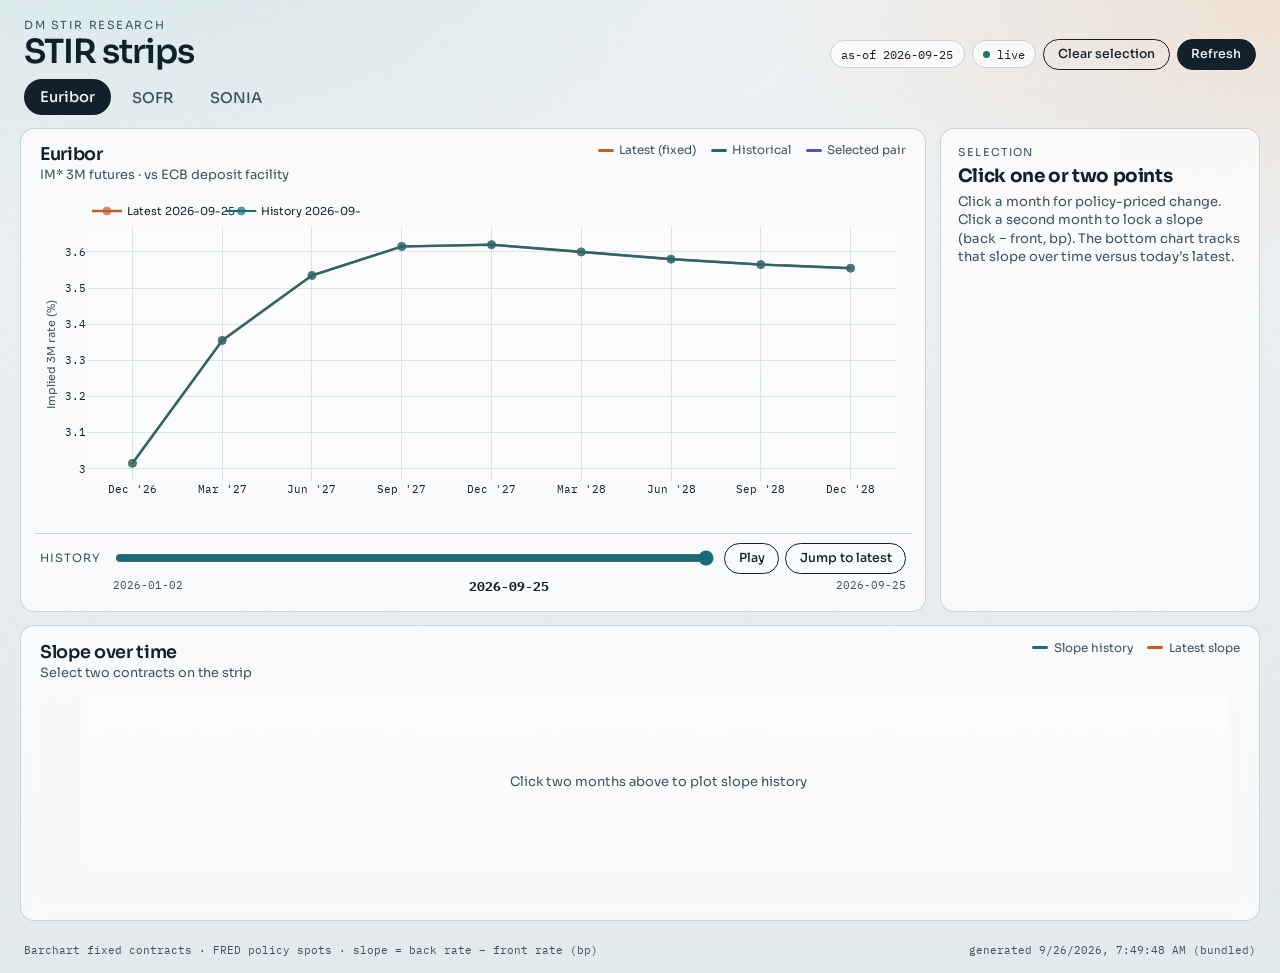
<file: research/dashboard/stir-strips.html>
<!DOCTYPE html>
<html lang="en">
<head>
  <meta charset="utf-8" />
  <meta name="viewport" content="width=device-width, initial-scale=1" />
  <title>STIR strips — live</title>
  <link rel="preconnect" href="https://fonts.googleapis.com" />
  <link rel="preconnect" href="https://fonts.gstatic.com" crossorigin />
  <link href="https://fonts.googleapis.com/css2?family=IBM+Plex+Mono:wght@400;500;600&family=Sora:wght@400;500;600;700&display=swap" rel="stylesheet" />
  <script src="https://cdn.plot.ly/plotly-2.35.2.min.js"></script>
<style>
:root {
  --ink: #12202c;
  --ink-soft: #3d5160;
  --paper: #eef2f4;
  --paper-2: #e3eaee;
  --line: #c5d0d8;
  --latest: #c45c26;
  --hist: #1a6b7a;
  --pair: #5b4db8;
  --accent: #0e7c66;
  --warn: #9b2c2c;
  --card: rgba(255, 255, 255, 0.72);
  --mono: "IBM Plex Mono", ui-monospace, monospace;
  --sans: "Sora", system-ui, sans-serif;
  --radius: 14px;
}

* { box-sizing: border-box; }

html, body {
  margin: 0;
  min-height: 100%;
  color: var(--ink);
  font-family: var(--sans);
  background:
    radial-gradient(1400px 700px at 8% -12%, #d7e8ec 0%, transparent 55%),
    radial-gradient(1100px 560px at 100% 0%, #f0e2d6 0%, transparent 48%),
    linear-gradient(180deg, var(--paper) 0%, var(--paper-2) 100%);
}

.grain {
  pointer-events: none;
  position: fixed;
  inset: 0;
  opacity: 0.035;
  background-image: url("data:image/svg+xml,%3Csvg viewBox='0 0 200 200' xmlns='http://www.w3.org/2000/svg'%3E%3Cfilter id='n'%3E%3CfeTurbulence type='fractalNoise' baseFrequency='0.85' numOctaves='4' stitchTiles='stitch'/%3E%3C/filter%3E%3Crect width='100%25' height='100%25' filter='url(%23n)'/%3E%3C/svg%3E");
  z-index: 0;
}

.top, .tabs, .stage, .foot { position: relative; z-index: 1; }

.top {
  display: flex;
  justify-content: space-between;
  align-items: flex-end;
  gap: 1.5rem;
  padding: 1.1rem 1.5rem 0.65rem;
}

.eyebrow {
  margin: 0 0 0.2rem;
  font-size: 0.7rem;
  letter-spacing: 0.14em;
  text-transform: uppercase;
  color: var(--ink-soft);
}

.brand-block h1 {
  margin: 0;
  font-size: clamp(1.6rem, 2.6vw, 2.2rem);
  font-weight: 600;
  letter-spacing: -0.03em;
  line-height: 1.05;
}

.top-meta { display: flex; gap: 0.45rem; align-items: center; flex-wrap: wrap; }

.pill {
  font-family: var(--mono);
  font-size: 0.72rem;
  padding: 0.35rem 0.65rem;
  border: 1px solid var(--line);
  border-radius: 999px;
  background: var(--card);
  backdrop-filter: blur(8px);
}

.pill.live { display: inline-flex; align-items: center; gap: 0.4rem; }
.pill.live .dot {
  width: 0.45rem; height: 0.45rem; border-radius: 50%;
  background: var(--accent);
  box-shadow: 0 0 0 0 rgba(14, 124, 102, 0.5);
  animation: pulse 2s infinite;
}
.pill.live.stale .dot { background: #b45309; animation: none; }

@keyframes pulse {
  0% { box-shadow: 0 0 0 0 rgba(14, 124, 102, 0.45); }
  70% { box-shadow: 0 0 0 8px rgba(14, 124, 102, 0); }
  100% { box-shadow: 0 0 0 0 rgba(14, 124, 102, 0); }
}

.btn {
  font-family: var(--sans);
  font-size: 0.78rem;
  font-weight: 500;
  border: 1px solid var(--ink);
  background: var(--ink);
  color: #f5f7f8;
  border-radius: 999px;
  padding: 0.4rem 0.85rem;
  cursor: pointer;
}
.btn:hover { opacity: 0.9; }
.btn.ghost { background: transparent; color: var(--ink); }
.btn:disabled { opacity: 0.4; cursor: default; }

.tabs {
  display: flex;
  gap: 0.3rem;
  padding: 0 1.5rem 0.75rem;
}

.tab {
  font-family: var(--sans);
  font-size: 0.92rem;
  font-weight: 500;
  border: none;
  background: transparent;
  color: var(--ink-soft);
  padding: 0.55rem 1rem;
  border-radius: 999px;
  cursor: pointer;
  transition: background 160ms ease, color 160ms ease, transform 160ms ease;
}
.tab:hover { color: var(--ink); background: rgba(255,255,255,0.45); }
.tab.active {
  background: var(--ink);
  color: #f3f6f7;
  transform: translateY(-1px);
}

/* Wide horizontal layout: strip | side, then slope full width */
.stage {
  display: grid;
  grid-template-columns: minmax(0, 1fr) 320px;
  grid-template-rows: auto auto;
  grid-template-areas:
    "strip side"
    "slope slope";
  gap: 0.85rem;
  padding: 0 1.25rem 1rem;
  width: 100%;
  max-width: none;
}

.strip-panel { grid-area: strip; }
.side { grid-area: side; }
.slope-panel { grid-area: slope; }

.chart-panel, .side {
  background: var(--card);
  border: 1px solid rgba(197, 208, 216, 0.9);
  border-radius: var(--radius);
  backdrop-filter: blur(10px);
}

.chart-panel {
  padding: 0.75rem 0.85rem 0.85rem;
  display: flex;
  flex-direction: column;
  min-height: 0;
}

.strip-panel { min-height: 460px; }
.slope-panel { min-height: 280px; }

.chart-head {
  display: flex;
  justify-content: space-between;
  align-items: flex-start;
  gap: 1rem;
  padding: 0.15rem 0.35rem 0.35rem;
}
.chart-head h2 {
  margin: 0;
  font-size: 1.1rem;
  font-weight: 600;
  letter-spacing: -0.02em;
}
.sub { margin: 0.15rem 0 0; color: var(--ink-soft); font-size: 0.8rem; }

.legend { display: flex; gap: 0.9rem; font-size: 0.74rem; color: var(--ink-soft); flex-wrap: wrap; }
.leg { display: inline-flex; align-items: center; gap: 0.35rem; }
.leg i { width: 1rem; height: 3px; border-radius: 2px; display: inline-block; }
.leg.latest i { background: var(--latest); }
.leg.hist i { background: var(--hist); }
.leg.pair i { background: var(--pair); }

.chart { flex: 1; min-height: 340px; width: 100%; }
.slope-chart { min-height: 220px; }

.slider-row {
  display: grid;
  grid-template-columns: auto 1fr auto;
  grid-template-areas:
    "label slider transport"
    ". dates dates";
  gap: 0.3rem 0.75rem;
  align-items: center;
  padding: 0.55rem 0.35rem 0.1rem;
  border-top: 1px solid var(--line);
  margin-top: 0.25rem;
}
.slider-row label {
  grid-area: label;
  font-size: 0.72rem;
  text-transform: uppercase;
  letter-spacing: 0.08em;
  color: var(--ink-soft);
}
#dateSlider { grid-area: slider; width: 100%; accent-color: var(--hist); }
.slider-dates {
  grid-area: dates;
  display: flex;
  justify-content: space-between;
  font-family: var(--mono);
  font-size: 0.7rem;
  color: var(--ink-soft);
}
.slider-dates strong { color: var(--ink); font-size: 0.8rem; }
.transport { grid-area: transport; display: flex; gap: 0.35rem; }

.side { padding: 1rem 1.05rem; overflow: auto; max-height: 560px; }
.side-eyebrow {
  margin: 0;
  font-size: 0.68rem;
  letter-spacing: 0.12em;
  text-transform: uppercase;
  color: var(--ink-soft);
}
.side h3 {
  margin: 0.3rem 0 0.4rem;
  font-size: 1.15rem;
  letter-spacing: -0.02em;
}
.side-hint { margin: 0; color: var(--ink-soft); font-size: 0.82rem; line-height: 1.4; }
.side-body.hidden { display: none; }
.side-body { margin-top: 0.85rem; animation: fadeIn 220ms ease; }

@keyframes fadeIn {
  from { opacity: 0; transform: translateY(6px); }
  to { opacity: 1; transform: none; }
}

.kv {
  display: grid;
  grid-template-columns: auto 1fr;
  gap: 0.3rem 0.7rem;
  font-size: 0.8rem;
  padding-bottom: 0.75rem;
  border-bottom: 1px solid var(--line);
  margin-bottom: 0.75rem;
}
.kv span { color: var(--ink-soft); }
.kv strong { font-family: var(--mono); font-weight: 500; text-align: right; font-size: 0.78rem; }

.block { margin-bottom: 0.85rem; }
.block h4 {
  margin: 0 0 0.4rem;
  font-size: 0.72rem;
  letter-spacing: 0.08em;
  text-transform: uppercase;
  color: var(--ink-soft);
}
.muted {
  font-family: var(--mono);
  text-transform: none;
  letter-spacing: 0;
  font-weight: 400;
  margin-left: 0.3rem;
}

.metric {
  display: flex;
  justify-content: space-between;
  gap: 0.75rem;
  padding: 0.28rem 0;
  font-size: 0.85rem;
}
.metric span { color: var(--ink-soft); }
.metric strong { font-family: var(--mono); font-weight: 500; }
.metric.accent strong { color: var(--hist); }
.metric.big { padding: 0.45rem 0; }
.metric.big strong { font-size: 1.25rem; letter-spacing: -0.02em; }

.block.delta {
  border-top: 1px solid var(--line);
  padding-top: 0.7rem;
}
.delta-note {
  margin: 0.3rem 0 0;
  font-size: 0.74rem;
  color: var(--ink-soft);
  line-height: 1.35;
}

.pos { color: var(--accent) !important; }
.neg { color: var(--warn) !important; }

.foot {
  display: flex;
  justify-content: space-between;
  gap: 1rem;
  padding: 0.35rem 1.5rem 1rem;
  font-size: 0.7rem;
  color: var(--ink-soft);
  font-family: var(--mono);
}

@media (max-width: 1100px) {
  .stage {
    grid-template-columns: 1fr;
    grid-template-areas:
      "strip"
      "side"
      "slope";
  }
  .side { max-height: none; }
}

</style>
</head>
<body>
  <div class="grain" aria-hidden="true"></div>
  <header class="top">
    <div class="brand-block">
      <p class="eyebrow">DM STIR research</p>
      <h1>STIR strips</h1>
    </div>
    <div class="top-meta">
      <div class="pill" id="asofPill">as-of —</div>
      <div class="pill live" id="livePill"><span class="dot"></span> live</div>
      <button type="button" class="btn ghost" id="clearSelBtn">Clear selection</button>
      <button type="button" class="btn" id="refreshBtn" title="Reload curves.json">Refresh</button>
    </div>
  </header>

  <nav class="tabs" role="tablist" aria-label="Curve">
    <button class="tab active" data-curve="EURIBOR" role="tab" aria-selected="true">Euribor</button>
    <button class="tab" data-curve="SOFR" role="tab" aria-selected="false">SOFR</button>
    <button class="tab" data-curve="SONIA" role="tab" aria-selected="false">SONIA</button>
  </nav>

  <main class="stage">
    <section class="chart-panel strip-panel">
      <div class="chart-head">
        <div>
          <h2 id="curveTitle">Euribor</h2>
          <p class="sub" id="curveSub">3M futures · rate %</p>
        </div>
        <div class="legend">
          <span class="leg latest"><i></i> Latest (fixed)</span>
          <span class="leg hist"><i></i> Historical</span>
          <span class="leg pair"><i></i> Selected pair</span>
        </div>
      </div>
      <div id="chart" class="chart"></div>
      <div class="slider-row">
        <label for="dateSlider">History</label>
        <input type="range" id="dateSlider" min="0" max="1" value="1" step="1" />
        <div class="slider-dates">
          <span id="sliderStart">—</span>
          <strong id="sliderDate">—</strong>
          <span id="sliderEnd">—</span>
        </div>
        <div class="transport">
          <button type="button" class="btn ghost" id="playBtn">Play</button>
          <button type="button" class="btn ghost" id="toLatestBtn">Jump to latest</button>
        </div>
      </div>
    </section>

    <aside class="side" id="sidePanel">
      <p class="side-eyebrow" id="sideEyebrow">Selection</p>
      <h3 id="sideTitle">Click one or two points</h3>
      <p class="side-hint" id="sideHint">
        Click a month for policy-priced change. Click a second month to lock a
        slope (back − front, bp). The bottom chart tracks that slope over time
        versus today’s latest.
      </p>

      <div id="sideSingle" class="side-body hidden">
        <div class="kv">
          <span>Symbol</span><strong id="kvSymbol">—</strong>
          <span>Contract</span><strong id="kvContract">—</strong>
          <span>Policy</span><strong id="kvPolicy">—</strong>
        </div>
        <div class="block">
          <h4>Latest <span id="blkLatestDate" class="muted"></span></h4>
          <div class="metric"><span>Implied 3M rate</span><strong id="mLatestRate">—</strong></div>
          <div class="metric"><span>Policy spot</span><strong id="mLatestSpot">—</strong></div>
          <div class="metric accent"><span>Cumul. vs policy</span><strong id="mLatestCumul">—</strong></div>
        </div>
        <div class="block">
          <h4>Historical <span id="blkHistDate" class="muted"></span></h4>
          <div class="metric"><span>Implied 3M rate</span><strong id="mHistRate">—</strong></div>
          <div class="metric"><span>Policy spot then</span><strong id="mHistSpot">—</strong></div>
          <div class="metric accent"><span>Cumul. vs policy then</span><strong id="mHistCumul">—</strong></div>
        </div>
        <div class="block delta">
          <h4>Δ priced change</h4>
          <div class="metric big"><span>Difference</span><strong id="mDiff">—</strong></div>
          <p class="delta-note" id="deltaNote"></p>
        </div>
      </div>

      <div id="sidePair" class="side-body hidden">
        <div class="kv">
          <span>Front</span><strong id="kvFront">—</strong>
          <span>Back</span><strong id="kvBack">—</strong>
          <span>Convention</span><strong>back − front (bp)</strong>
        </div>
        <div class="block">
          <h4>Slope on latest curve <span id="blkSlopeLatestDate" class="muted"></span></h4>
          <div class="metric big"><span>Latest slope</span><strong id="mSlopeLatest">—</strong></div>
        </div>
        <div class="block">
          <h4>Slope on historical date <span id="blkSlopeHistDate" class="muted"></span></h4>
          <div class="metric big"><span>Historical slope</span><strong id="mSlopeHist">—</strong></div>
        </div>
        <div class="block delta">
          <h4>Δ slope (latest − historical)</h4>
          <div class="metric big"><span>Change</span><strong id="mSlopeDiff">—</strong></div>
          <p class="delta-note" id="slopeNote"></p>
        </div>
      </div>
    </aside>

    <section class="chart-panel slope-panel">
      <div class="chart-head">
        <div>
          <h2 id="slopeTitle">Slope over time</h2>
          <p class="sub" id="slopeSub">Select two contracts on the strip</p>
        </div>
        <div class="legend">
          <span class="leg hist"><i></i> Slope history</span>
          <span class="leg latest"><i></i> Latest slope</span>
        </div>
      </div>
      <div id="slopeChart" class="chart slope-chart"></div>
    </section>
  </main>

  <footer class="foot">
    <span id="footSource">Barchart fixed contracts · FRED policy spots · slope = back rate − front rate (bp)</span>
    <span id="footUpdated">—</span>
  </footer>
<script type="application/json" id="embedded-curves">{"generated_at":"2026-09-26T07:49:48.629606+00:00","asof":"2026-09-25","curves":{"SOFR":{"root":"SQ","label":"SOFR","policy_name":"SOFR overnight","policy_id":"SOFR","contracts":["U26","V26","X26","Z26","H27","M27","U27","Z27","H28","M28","U28","Z28"],"symbols":{"U26":"SQU26","V26":"SQV26","X26":"SQX26","Z26":"SQZ26","H27":"SQH27","M27":"SQM27","U27":"SQU27","Z27":"SQZ27","H28":"SQH28","M28":"SQM28","U28":"SQU28","Z28":"SQZ28"},"sessions":["2026-01-02","2026-01-05","2026-01-06","2026-01-07","2026-01-08","2026-01-09","2026-01-12","2026-01-13","2026-01-14","2026-01-15","2026-01-16","2026-01-20","2026-01-21","2026-01-22","2026-01-23","2026-01-26","2026-01-27","2026-01-28","2026-01-29","2026-01-30","2026-02-02","2026-02-03","2026-02-04","2026-02-05","2026-02-06","2026-02-09","2026-02-10","2026-02-11","2026-02-12","2026-02-13","2026-02-17","2026-02-18","2026-02-19","2026-02-20","2026-02-23","2026-02-24","2026-02-25","2026-02-26","2026-02-27","2026-03-02","2026-03-03","2026-03-04","2026-03-05","2026-03-06","2026-03-09","2026-03-10","2026-03-11","2026-03-12","2026-03-13","2026-03-16","2026-03-17","2026-03-18","2026-03-19","2026-03-20","2026-03-23","2026-03-24","2026-03-25","2026-03-26","2026-03-27","2026-03-30","2026-03-31","2026-04-01","2026-04-02","2026-04-03","2026-04-06","2026-04-07","2026-04-08","2026-04-09","2026-04-10","2026-04-13","2026-04-14","2026-04-15","2026-04-16","2026-04-17","2026-04-20","2026-04-21","2026-04-22","2026-04-23","2026-04-24","2026-04-27","2026-04-28","2026-04-29","2026-04-30","2026-05-01","2026-05-04","2026-05-05","2026-05-06","2026-05-07","2026-05-08","2026-05-11","2026-05-12","2026-05-13","2026-05-14","2026-05-15","2026-05-18","2026-05-19","2026-05-20","2026-05-21","2026-05-22","2026-05-26","2026-05-27","2026-05-28","2026-05-29","2026-06-01","2026-06-02","2026-06-03","2026-06-04","2026-06-05","2026-06-08","2026-06-09","2026-06-10","2026-06-11","2026-06-12","2026-06-15","2026-06-16","2026-06-17","2026-06-18","2026-06-22","2026-06-23","2026-06-24","2026-06-25","2026-06-26","2026-06-29","2026-06-30","2026-07-01","2026-07-02","2026-07-06","2026-07-07","2026-07-08","2026-07-09","2026-07-10","2026-07-13","2026-07-14","2026-07-15","2026-07-16","2026-07-17","2026-07-20","2026-07-21","2026-07-22","2026-07-23","2026-07-24","2026-07-27","2026-07-28","2026-07-29","2026-07-30","2026-07-31","2026-08-03","2026-08-04","2026-08-05","2026-08-06","2026-08-07","2026-08-10","2026-08-11","2026-08-12","2026-08-13","2026-08-14","2026-08-17","2026-08-18","2026-08-19","2026-08-20","2026-08-21","2026-08-24","2026-08-25","2026-08-26","2026-08-27","2026-08-28","2026-08-31","2026-09-01","2026-09-02","2026-09-03","2026-09-04","2026-09-08","2026-09-09","2026-09-10","2026-09-11","2026-09-14","2026-09-15","2026-09-16","2026-09-17","2026-09-18","2026-09-21","2026-09-22","2026-09-23","2026-09-24","2026-09-25"],"asof":"2026-09-25","spot":{"2026-01-02":3.75,"2026-01-05":3.7,"2026-01-06":3.66,"2026-01-07":3.65,"2026-01-08":3.64,"2026-01-09":3.64,"2026-01-12":3.64,"2026-01-13":3.65,"2026-01-14":3.64,"2026-01-15":3.66,"2026-01-16":3.65,"2026-01-20":3.64,"2026-01-21":3.63,"2026-01-22":3.64,"2026-01-23":3.65,"2026-01-26":3.66,"2026-01-27":3.66,"2026-01-28":3.64,"2026-01-29":3.65,"2026-01-30":3.68,"2026-02-02":3.69,"2026-02-03":3.69,"2026-02-04":3.65,"2026-02-05":3.65,"2026-02-06":3.64,"2026-02-09":3.63,"2026-02-10":3.65,"2026-02-11":3.65,"2026-02-12":3.65,"2026-02-13":3.66,"2026-02-17":3.71,"2026-02-18":3.73,"2026-02-19":3.67,"2026-02-20":3.66,"2026-02-23":3.66,"2026-02-24":3.67,"2026-02-25":3.67,"2026-02-26":3.67,"2026-02-27":3.68,"2026-03-02":3.71,"2026-03-03":3.7,"2026-03-04":3.67,"2026-03-05":3.66,"2026-03-06":3.65,"2026-03-09":3.65,"2026-03-10":3.64,"2026-03-11":3.64,"2026-03-12":3.65,"2026-03-13":3.65,"2026-03-16":3.7,"2026-03-17":3.65,"2026-03-18":3.62,"2026-03-19":3.62,"2026-03-20":3.62,"2026-03-23":3.62,"2026-03-24":3.63,"2026-03-25":3.64,"2026-03-26":3.65,"2026-03-27":3.63,"2026-03-30":3.63,"2026-03-31":3.68,"2026-04-01":3.65,"2026-04-02":3.66,"2026-04-03":null,"2026-04-06":3.65,"2026-04-07":3.62,"2026-04-08":3.59,"2026-04-09":3.57,"2026-04-10":3.61,"2026-04-13":3.63,"2026-04-14":3.66,"2026-04-15":3.72,"2026-04-16":3.67,"2026-04-17":3.65,"2026-04-20":3.63,"2026-04-21":3.63,"2026-04-22":3.64,"2026-04-23":3.65,"2026-04-24":3.66,"2026-04-27":3.66,"2026-04-28":3.64,"2026-04-29":3.63,"2026-04-30":3.66,"2026-05-01":3.64,"2026-05-04":3.63,"2026-05-05":3.62,"2026-05-06":3.61,"2026-05-07":3.6,"2026-05-08":3.6,"2026-05-11":3.6,"2026-05-12":3.6,"2026-05-13":3.59,"2026-05-14":3.56,"2026-05-15":3.55,"2026-05-18":3.53,"2026-05-19":3.51,"2026-05-20":3.5,"2026-05-21":3.51,"2026-05-22":3.55,"2026-05-26":3.63,"2026-05-27":3.63,"2026-05-28":3.62,"2026-05-29":3.63,"2026-06-01":3.65,"2026-06-02":3.63,"2026-06-03":3.61,"2026-06-04":3.62,"2026-06-05":3.63,"2026-06-08":3.63,"2026-06-09":3.6,"2026-06-10":3.59,"2026-06-11":3.6,"2026-06-12":3.65,"2026-06-15":3.69,"2026-06-16":3.63,"2026-06-17":3.63,"2026-06-18":3.62,"2026-06-22":3.61,"2026-06-23":3.62,"2026-06-24":3.62,"2026-06-25":3.64,"2026-06-26":3.62,"2026-06-29":3.62,"2026-06-30":3.68,"2026-07-01":3.66,"2026-07-02":3.64,"2026-07-06":3.63,"2026-07-07":3.62,"2026-07-08":3.58,"2026-07-09":3.53,"2026-07-10":3.55,"2026-07-13":3.6,"2026-07-14":3.63,"2026-07-15":3.64,"2026-07-16":3.62,"2026-07-17":3.59,"2026-07-20":3.57,"2026-07-21":3.61,"2026-07-22":3.62,"2026-07-23":3.64,"2026-07-24":3.64,"2026-07-27":3.64,"2026-07-28":3.65,"2026-07-29":3.65,"2026-07-30":3.65,"2026-07-31":3.66,"2026-08-03":3.65,"2026-08-04":3.66,"2026-08-05":3.64,"2026-08-06":3.65,"2026-08-07":3.62,"2026-08-10":3.63,"2026-08-11":3.64,"2026-08-12":3.62,"2026-08-13":3.62,"2026-08-14":3.62,"2026-08-17":3.66,"2026-08-18":3.65,"2026-08-19":3.62,"2026-08-20":3.63,"2026-08-21":3.65,"2026-08-24":3.65,"2026-08-25":3.66,"2026-08-26":3.64,"2026-08-27":3.64,"2026-08-28":3.65,"2026-08-31":3.68,"2026-09-01":3.66,"2026-09-02":3.65,"2026-09-03":3.66,"2026-09-04":3.65,"2026-09-08":3.64,"2026-09-09":3.64,"2026-09-10":3.62,"2026-09-11":3.62,"2026-09-14":3.62,"2026-09-15":3.64,"2026-09-16":3.62,"2026-09-17":3.85,"2026-09-18":3.85,"2026-09-21":3.85,"2026-09-22":3.85,"2026-09-23":3.85,"2026-09-24":3.85,"2026-09-25":3.85},"rates":{"2026-01-02":{"U26":3.16,"Z26":3.115,"H27":3.125,"M27":3.16,"U27":3.215,"Z27":3.28,"H28":3.345,"M28":3.41,"U28":3.465,"Z28":3.52},"2026-01-05":{"U26":3.145,"Z26":3.095,"H27":3.1,"M27":3.135,"U27":3.185,"Z27":3.25,"H28":3.315,"M28":3.375,"U28":3.435,"Z28":3.49},"2026-01-06":{"U26":3.175,"Z26":3.12,"H27":3.12,"M27":3.15,"U27":3.2,"Z27":3.26,"H28":3.32,"M28":3.38,"U28":3.435,"Z28":3.49},"2026-01-07":{"U26":3.17,"Z26":3.11,"H27":3.11,"M27":3.135,"U27":3.18,"Z27":3.235,"H28":3.295,"M28":3.35,"U28":3.405,"Z28":3.455},"2026-01-08":{"U26":3.19,"Z26":3.13,"H27":3.135,"M27":3.165,"U27":3.215,"Z27":3.275,"H28":3.335,"M28":3.395,"U28":3.45,"Z28":3.505},"2026-01-09":{"U26":3.245,"Z26":3.185,"H27":3.185,"M27":3.215,"U27":3.26,"Z27":3.315,"H28":3.37,"M28":3.425,"U28":3.475,"Z28":3.52},"2026-01-12":{"U26":3.26,"Z26":3.19,"H27":3.19,"M27":3.22,"U27":3.27,"Z27":3.325,"H28":3.38,"M28":3.435,"U28":3.49,"Z28":3.54},"2026-01-13":{"U26":3.245,"Z26":3.17,"H27":3.165,"M27":3.19,"U27":3.235,"Z27":3.29,"H28":3.345,"M28":3.4,"U28":3.455,"Z28":3.505},"2026-01-14":{"U26":3.23,"Z26":3.155,"H27":3.145,"M27":3.17,"U27":3.21,"Z27":3.26,"H28":3.32,"M28":3.375,"U28":3.425,"Z28":3.475},"2026-01-15":{"U26":3.29,"Z26":3.225,"H27":3.22,"M27":3.245,"U27":3.285,"Z27":3.33,"H28":3.38,"M28":3.43,"U28":3.48,"Z28":3.525},"2026-01-16":{"U26":3.325,"Z26":3.265,"H27":3.27,"M27":3.3,"U27":3.34,"Z27":3.39,"H28":3.445,"M28":3.5,"U28":3.55,"Z28":3.595},"2026-01-20":{"U26":3.305,"Z26":3.25,"H27":3.26,"M27":3.295,"U27":3.34,"Z27":3.395,"H28":3.455,"M28":3.515,"U28":3.57,"Z28":3.62},"2026-01-21":{"U26":3.32,"Z26":3.265,"H27":3.27,"M27":3.3,"U27":3.345,"Z27":3.395,"H28":3.45,"M28":3.505,"U28":3.555,"Z28":3.6},"2026-01-22":{"U26":3.335,"Z26":3.285,"H27":3.295,"M27":3.325,"U27":3.365,"Z27":3.415,"H28":3.47,"M28":3.52,"U28":3.57,"Z28":3.62},"2026-01-23":{"U26":3.32,"Z26":3.265,"H27":3.275,"M27":3.31,"U27":3.355,"Z27":3.405,"H28":3.46,"M28":3.51,"U28":3.56,"Z28":3.61},"2026-01-26":{"U26":3.31,"Z26":3.25,"H27":3.26,"M27":3.295,"U27":3.34,"Z27":3.385,"H28":3.435,"M28":3.49,"U28":3.54,"Z28":3.585},"2026-01-27":{"U26":3.28,"Z26":3.22,"H27":3.23,"M27":3.265,"U27":3.31,"Z27":3.36,"H28":3.415,"M28":3.475,"U28":3.53,"Z28":3.58},"2026-01-28":{"U26":3.3,"Z26":3.24,"H27":3.25,"M27":3.285,"U27":3.33,"Z27":3.38,"H28":3.44,"M28":3.495,"U28":3.55,"Z28":3.605},"2026-01-29":{"U26":3.275,"Z26":3.21,"H27":3.215,"M27":3.245,"U27":3.285,"Z27":3.33,"H28":3.385,"M28":3.445,"U28":3.5,"Z28":3.55},"2026-01-30":{"U26":3.245,"Z26":3.175,"H27":3.18,"M27":3.21,"U27":3.255,"Z27":3.305,"H28":3.365,"M28":3.425,"U28":3.485,"Z28":3.54},"2026-02-02":{"U26":3.285,"Z26":3.22,"H27":3.23,"M27":3.26,"U27":3.305,"Z27":3.355,"H28":3.41,"M28":3.47,"U28":3.525,"Z28":3.58},"2026-02-03":{"U26":3.29,"Z26":3.225,"H27":3.235,"M27":3.265,"U27":3.31,"Z27":3.36,"H28":3.415,"M28":3.475,"U28":3.53,"Z28":3.585},"2026-02-04":{"U26":3.28,"Z26":3.21,"H27":3.215,"M27":3.25,"U27":3.295,"Z27":3.345,"H28":3.405,"M28":3.465,"U28":3.525,"Z28":3.58},"2026-02-05":{"U26":3.195,"Z26":3.125,"H27":3.13,"M27":3.16,"U27":3.2,"Z27":3.25,"H28":3.31,"M28":3.375,"U28":3.435,"Z28":3.49},"2026-02-06":{"U26":3.21,"Z26":3.135,"H27":3.14,"M27":3.17,"U27":3.215,"Z27":3.265,"H28":3.325,"M28":3.385,"U28":3.445,"Z28":3.5},"2026-02-09":{"U26":3.195,"Z26":3.12,"H27":3.125,"M27":3.155,"U27":3.195,"Z27":3.245,"H28":3.305,"M28":3.365,"U28":3.42,"Z28":3.475},"2026-02-10":{"U26":3.175,"Z26":3.095,"H27":3.09,"M27":3.115,"U27":3.15,"Z27":3.195,"H28":3.25,"M28":3.31,"U28":3.37,"Z28":3.425},"2026-02-11":{"U26":3.245,"Z26":3.16,"H27":3.145,"M27":3.16,"U27":3.195,"Z27":3.24,"H28":3.295,"M28":3.355,"U28":3.41,"Z28":3.46},"2026-02-12":{"U26":3.21,"Z26":3.105,"H27":3.08,"M27":3.09,"U27":3.115,"Z27":3.155,"H28":3.205,"M28":3.26,"U28":3.315,"Z28":3.365},"2026-02-13":{"U26":3.165,"Z26":3.04,"H27":3.005,"M27":3.01,"U27":3.04,"Z27":3.08,"H28":3.135,"M28":3.195,"U28":3.255,"Z28":3.305},"2026-02-17":{"U26":3.21,"Z26":3.08,"H27":3.035,"M27":3.03,"U27":3.05,"Z27":3.09,"H28":3.14,"M28":3.195,"U28":3.25,"Z28":3.305},"2026-02-18":{"U26":3.22,"Z26":3.1,"H27":3.06,"M27":3.06,"U27":3.08,"Z27":3.12,"H28":3.17,"M28":3.225,"U28":3.28,"Z28":3.335},"2026-02-19":{"U26":3.245,"Z26":3.12,"H27":3.075,"M27":3.07,"U27":3.09,"Z27":3.125,"H28":3.17,"M28":3.225,"U28":3.28,"Z28":3.33},"2026-02-20":{"U26":3.27,"Z26":3.14,"H27":3.09,"M27":3.075,"U27":3.085,"Z27":3.115,"H28":3.16,"M28":3.21,"U28":3.26,"Z28":3.31},"2026-02-23":{"U26":3.25,"Z26":3.1,"H27":3.03,"M27":3.005,"U27":3.01,"Z27":3.03,"H28":3.065,"M28":3.11,"U28":3.16,"Z28":3.21},"2026-02-24":{"U26":3.275,"Z26":3.13,"H27":3.065,"M27":3.035,"U27":3.03,"Z27":3.05,"H28":3.085,"M28":3.125,"U28":3.175,"Z28":3.225},"2026-02-25":{"U26":3.3,"Z26":3.16,"H27":3.1,"M27":3.075,"U27":3.075,"Z27":3.095,"H28":3.125,"M28":3.165,"U28":3.21,"Z28":3.255},"2026-02-26":{"U26":3.285,"Z26":3.135,"H27":3.07,"M27":3.04,"U27":3.04,"Z27":3.06,"H28":3.095,"M28":3.135,"U28":3.18,"Z28":3.225},"2026-02-27":{"U26":3.225,"Z26":3.055,"H27":2.975,"M27":2.94,"U27":2.94,"Z27":2.96,"H28":3.0,"M28":3.045,"U28":3.09,"Z28":3.14},"2026-03-02":{"U26":3.32,"Z26":3.185,"H27":3.12,"M27":3.085,"U27":3.075,"Z27":3.085,"H28":3.115,"M28":3.155,"U28":3.2,"Z28":3.245},"2026-03-03":{"U26":3.345,"Z26":3.225,"H27":3.155,"M27":3.105,"U27":3.085,"Z27":3.085,"H28":3.11,"M28":3.15,"U28":3.195,"Z28":3.24},"2026-03-04":{"U26":3.39,"Z26":3.27,"H27":3.2,"M27":3.155,"U27":3.135,"Z27":3.14,"H28":3.16,"M28":3.195,"U28":3.235,"Z28":3.28},"2026-03-05":{"U26":3.43,"Z26":3.33,"H27":3.275,"M27":3.24,"U27":3.22,"Z27":3.22,"H28":3.24,"M28":3.27,"U28":3.31,"Z28":3.35},"2026-03-06":{"U26":3.375,"Z26":3.28,"H27":3.235,"M27":3.2,"U27":3.18,"Z27":3.18,"H28":3.205,"M28":3.24,"U28":3.285,"Z28":3.325},"2026-03-09":{"U26":3.425,"Z26":3.335,"H27":3.285,"M27":3.24,"U27":3.215,"Z27":3.21,"H28":3.225,"M28":3.26,"U28":3.3,"Z28":3.34},"2026-03-10":{"U26":3.4,"Z26":3.305,"H27":3.255,"M27":3.22,"U27":3.205,"Z27":3.205,"H28":3.225,"M28":3.26,"U28":3.3,"Z28":3.34},"2026-03-11":{"U26":3.465,"Z26":3.39,"H27":3.34,"M27":3.295,"U27":3.265,"Z27":3.255,"H28":3.27,"M28":3.295,"U28":3.33,"Z28":3.365},"2026-03-12":{"U26":3.58,"Z26":3.535,"H27":3.515,"M27":3.475,"U27":3.425,"Z27":3.395,"H28":3.39,"M28":3.405,"U28":3.43,"Z28":3.455},"2026-03-13":{"U26":3.56,"Z26":3.5,"H27":3.475,"M27":3.44,"U27":3.395,"Z27":3.37,"H28":3.37,"M28":3.39,"U28":3.415,"Z28":3.445},"2026-03-16":{"U26":3.525,"Z26":3.445,"H27":3.405,"M27":3.36,"U27":3.315,"Z27":3.29,"H28":3.295,"M28":3.32,"U28":3.35,"Z28":3.38},"2026-03-17":{"U26":3.52,"Z26":3.435,"H27":3.395,"M27":3.345,"U27":3.3,"Z27":3.275,"H28":3.28,"M28":3.3,"U28":3.33,"Z28":3.36},"2026-03-18":{"U26":3.59,"Z26":3.525,"H27":3.485,"M27":3.43,"U27":3.38,"Z27":3.35,"H28":3.35,"M28":3.37,"U28":3.395,"Z28":3.425},"2026-03-19":{"U26":3.72,"Z26":3.69,"H27":3.66,"M27":3.57,"U27":3.47,"Z27":3.41,"H28":3.4,"M28":3.415,"U28":3.44,"Z28":3.47},"2026-03-20":{"U26":3.79,"Z26":3.785,"H27":3.77,"M27":3.68,"U27":3.56,"Z27":3.485,"H28":3.48,"M28":3.505,"U28":3.535,"Z28":3.56},"2026-03-23":{"U26":3.725,"Z26":3.69,"H27":3.67,"M27":3.585,"U27":3.465,"Z27":3.39,"H28":3.4,"M28":3.44,"U28":3.48,"Z28":3.515},"2026-03-24":{"U26":3.82,"Z26":3.815,"H27":3.795,"M27":3.71,"U27":3.585,"Z27":3.5,"H28":3.495,"M28":3.52,"U28":3.55,"Z28":3.58},"2026-03-25":{"U26":3.765,"Z26":3.75,"H27":3.72,"M27":3.635,"U27":3.52,"Z27":3.44,"H28":3.435,"M28":3.455,"U28":3.485,"Z28":3.515},"2026-03-26":{"U26":3.83,"Z26":3.85,"H27":3.845,"M27":3.77,"U27":3.65,"Z27":3.56,"H28":3.55,"M28":3.57,"U28":3.595,"Z28":3.62},"2026-03-27":{"U26":3.76,"Z26":3.765,"H27":3.75,"M27":3.68,"U27":3.575,"Z27":3.505,"H28":3.505,"M28":3.535,"U28":3.57,"Z28":3.605},"2026-03-30":{"U26":3.69,"Z26":3.67,"H27":3.645,"M27":3.575,"U27":3.485,"Z27":3.425,"H28":3.43,"M28":3.465,"U28":3.5,"Z28":3.535},"2026-03-31":{"U26":3.665,"Z26":3.635,"H27":3.615,"M27":3.555,"U27":3.465,"Z27":3.405,"H28":3.405,"M28":3.435,"U28":3.47,"Z28":3.5},"2026-04-01":{"U26":3.665,"Z26":3.625,"H27":3.605,"M27":3.555,"U27":3.48,"Z27":3.43,"H28":3.44,"M28":3.47,"U28":3.5,"Z28":3.53},"2026-04-02":{"U26":3.665,"Z26":3.63,"H27":3.605,"M27":3.555,"U27":3.48,"Z27":3.43,"H28":3.435,"M28":3.465,"U28":3.495,"Z28":3.525},"2026-04-03":{"U26":3.7,"Z26":3.685,"H27":3.675,"M27":3.62,"U27":3.54,"Z27":3.48,"H28":3.48,"M28":3.505,"U28":3.53,"Z28":3.56},"2026-04-06":{"U26":3.715,"Z26":3.7,"H27":3.68,"M27":3.62,"U27":3.525,"Z27":3.465,"H28":3.465,"M28":3.495,"U28":3.525,"Z28":3.555},"2026-04-07":{"U26":3.695,"Z26":3.67,"H27":3.655,"M27":3.6,"U27":3.515,"Z27":3.455,"H28":3.46,"M28":3.49,"U28":3.52,"Z28":3.545},"2026-04-08":{"U26":3.675,"Z26":3.63,"H27":3.6,"M27":3.535,"U27":3.455,"Z27":3.4,"H28":3.4,"M28":3.43,"U28":3.46,"Z28":3.49},"2026-04-09":{"U26":3.66,"Z26":3.61,"H27":3.58,"M27":3.52,"U27":3.45,"Z27":3.4,"H28":3.405,"M28":3.43,"U28":3.46,"Z28":3.49},"2026-04-10":{"U26":3.67,"Z26":3.63,"H27":3.6,"M27":3.545,"U27":3.47,"Z27":3.42,"H28":3.42,"M28":3.45,"U28":3.48,"Z28":3.51},"2026-04-13":{"U26":3.655,"Z26":3.61,"H27":3.58,"M27":3.52,"U27":3.445,"Z27":3.395,"H28":3.395,"M28":3.42,"U28":3.455,"Z28":3.49,"V26":3.65},"2026-04-14":{"U26":3.645,"Z26":3.59,"H27":3.555,"M27":3.49,"U27":3.41,"Z27":3.355,"H28":3.35,"M28":3.375,"U28":3.41,"Z28":3.445,"V26":3.64},"2026-04-15":{"U26":3.645,"Z26":3.6,"H27":3.565,"M27":3.505,"U27":3.435,"Z27":3.385,"H28":3.385,"M28":3.41,"U28":3.445,"Z28":3.475,"V26":3.63},"2026-04-16":{"U26":3.645,"Z26":3.605,"H27":3.58,"M27":3.53,"U27":3.46,"Z27":3.41,"H28":3.41,"M28":3.435,"U28":3.465,"Z28":3.495,"V26":3.63},"2026-04-17":{"U26":3.58,"Z26":3.52,"H27":3.48,"M27":3.425,"U27":3.36,"Z27":3.32,"H28":3.325,"M28":3.355,"U28":3.395,"Z28":3.435,"V26":3.565},"2026-04-20":{"U26":3.6,"Z26":3.535,"H27":3.49,"M27":3.435,"U27":3.37,"Z27":3.33,"H28":3.335,"M28":3.365,"U28":3.4,"Z28":3.44,"V26":3.585},"2026-04-21":{"U26":3.64,"Z26":3.605,"H27":3.58,"M27":3.53,"U27":3.46,"Z27":3.41,"H28":3.405,"M28":3.43,"U28":3.46,"Z28":3.495,"V26":3.625},"2026-04-22":{"U26":3.645,"Z26":3.62,"H27":3.6,"M27":3.55,"U27":3.48,"Z27":3.43,"H28":3.42,"M28":3.44,"U28":3.47,"Z28":3.5,"V26":3.63},"2026-04-23":{"U26":3.645,"Z26":3.64,"H27":3.64,"M27":3.605,"U27":3.53,"Z27":3.47,"H28":3.46,"M28":3.475,"U28":3.505,"Z28":3.535,"V26":3.64},"2026-04-24":{"U26":3.615,"Z26":3.59,"H27":3.58,"M27":3.55,"U27":3.49,"Z27":3.44,"H28":3.43,"M28":3.45,"U28":3.485,"Z28":3.52,"V26":3.61},"2026-04-27":{"U26":3.635,"Z26":3.62,"H27":3.61,"M27":3.58,"U27":3.52,"Z27":3.47,"H28":3.46,"M28":3.48,"U28":3.51,"Z28":3.545,"V26":3.63},"2026-04-28":{"U26":3.65,"Z26":3.655,"H27":3.665,"M27":3.645,"U27":3.585,"Z27":3.53,"H28":3.515,"M28":3.53,"U28":3.555,"Z28":3.58,"V26":3.645},"2026-04-29":{"U26":3.69,"Z26":3.745,"H27":3.8,"M27":3.795,"U27":3.72,"Z27":3.645,"H28":3.61,"M28":3.605,"U28":3.62,"Z28":3.645,"V26":3.705},"2026-04-30":{"U26":3.65,"Z26":3.69,"H27":3.74,"M27":3.73,"U27":3.665,"Z27":3.595,"H28":3.57,"M28":3.57,"U28":3.59,"Z28":3.615,"V26":3.665},"2026-05-01":{"U26":3.655,"Z26":3.705,"H27":3.75,"M27":3.735,"U27":3.67,"Z27":3.605,"H28":3.575,"M28":3.575,"U28":3.59,"Z28":3.615,"V26":3.67},"2026-05-04":{"U26":3.705,"Z26":3.795,"H27":3.86,"M27":3.845,"U27":3.775,"Z27":3.7,"H28":3.66,"M28":3.65,"U28":3.665,"Z28":3.685,"V26":3.735},"2026-05-05":{"U26":3.685,"Z26":3.77,"H27":3.83,"M27":3.815,"U27":3.75,"Z27":3.675,"H28":3.635,"M28":3.63,"U28":3.645,"Z28":3.67,"V26":3.72},"2026-05-06":{"U26":3.65,"Z26":3.7,"H27":3.735,"M27":3.715,"U27":3.655,"Z27":3.595,"H28":3.565,"M28":3.57,"U28":3.59,"Z28":3.615,"V26":3.685},"2026-05-07":{"U26":3.675,"Z26":3.74,"H27":3.795,"M27":3.785,"U27":3.735,"Z27":3.675,"H28":3.64,"M28":3.635,"U28":3.645,"Z28":3.665,"V26":3.71},"2026-05-08":{"U26":3.66,"Z26":3.705,"H27":3.75,"M27":3.74,"U27":3.695,"Z27":3.64,"H28":3.615,"M28":3.615,"U28":3.625,"Z28":3.64,"V26":3.685},"2026-05-11":{"U26":3.695,"Z26":3.75,"H27":3.805,"M27":3.805,"U27":3.76,"Z27":3.7,"H28":3.67,"M28":3.67,"U28":3.68,"Z28":3.695,"V26":3.72},"2026-05-12":{"U26":3.705,"Z26":3.795,"H27":3.875,"M27":3.885,"U27":3.84,"Z27":3.775,"H28":3.735,"M28":3.73,"U28":3.74,"Z28":3.755,"V26":3.745},"2026-05-13":{"U26":3.715,"Z26":3.795,"H27":3.865,"M27":3.875,"U27":3.84,"Z27":3.785,"H28":3.75,"M28":3.745,"U28":3.755,"Z28":3.77,"V26":3.755},"2026-05-14":{"U26":3.72,"Z26":3.8,"H27":3.865,"M27":3.875,"U27":3.84,"Z27":3.785,"H28":3.75,"M28":3.745,"U28":3.755,"Z28":3.77,"V26":3.76},"2026-05-15":{"U26":3.74,"Z26":3.86,"H27":3.97,"M27":4.01,"U27":3.995,"Z27":3.945,"H28":3.91,"M28":3.905,"U28":3.915,"Z28":3.925,"V26":3.785},"2026-05-18":{"U26":3.75,"Z26":3.87,"H27":3.98,"M27":4.025,"U27":4.015,"Z27":3.975,"H28":3.945,"M28":3.94,"U28":3.95,"Z28":3.96,"V26":3.795,"X26":3.84},"2026-05-19":{"U26":3.78,"Z26":3.915,"H27":4.03,"M27":4.07,"U27":4.055,"Z27":4.01,"H28":3.98,"M28":3.98,"U28":3.995,"Z28":4.01,"V26":3.83,"X26":3.875},"2026-05-20":{"U26":3.735,"Z26":3.84,"H27":3.925,"M27":3.95,"U27":3.93,"Z27":3.885,"H28":3.855,"M28":3.86,"U28":3.88,"Z28":3.9,"V26":3.785,"X26":3.82},"2026-05-21":{"U26":3.785,"Z26":3.9,"H27":3.995,"M27":4.015,"U27":3.98,"Z27":3.925,"H28":3.89,"M28":3.89,"U28":3.905,"Z28":3.92,"V26":3.835,"X26":3.87},"2026-05-22":{"U26":3.815,"Z26":3.95,"H27":4.05,"M27":4.06,"U27":4.015,"Z27":3.955,"H28":3.91,"M28":3.905,"U28":3.915,"Z28":3.925,"V26":3.87,"X26":3.91},"2026-05-26":{"U26":3.765,"Z26":3.865,"H27":3.945,"M27":3.955,"U27":3.92,"Z27":3.865,"H28":3.83,"M28":3.825,"U28":3.83,"Z28":3.84,"V26":3.815,"X26":3.85},"2026-05-27":{"U26":3.75,"Z26":3.845,"H27":3.92,"M27":3.935,"U27":3.905,"Z27":3.86,"H28":3.83,"M28":3.82,"U28":3.825,"Z28":3.835,"V26":3.8,"X26":3.825},"2026-05-28":{"U26":3.755,"Z26":3.84,"H27":3.905,"M27":3.92,"U27":3.895,"Z27":3.85,"H28":3.82,"M28":3.81,"U28":3.815,"Z28":3.82,"V26":3.795,"X26":3.82},"2026-05-29":{"U26":3.735,"Z26":3.83,"H27":3.9,"M27":3.915,"U27":3.885,"Z27":3.84,"H28":3.805,"M28":3.795,"U28":3.795,"Z28":3.8,"V26":3.775,"X26":3.805},"2026-06-01":{"U26":3.755,"Z26":3.865,"H27":3.955,"M27":3.975,"U27":3.95,"Z27":3.9,"H28":3.86,"M28":3.845,"U28":3.84,"Z28":3.845,"V26":3.8,"X26":3.835},"2026-06-02":{"U26":3.75,"Z26":3.865,"H27":3.96,"M27":3.98,"U27":3.95,"Z27":3.895,"H28":3.855,"M28":3.835,"U28":3.83,"Z28":3.83,"V26":3.795,"X26":3.83},"2026-06-03":{"U26":3.76,"Z26":3.89,"H27":3.995,"M27":4.025,"U27":3.995,"Z27":3.94,"H28":3.895,"M28":3.875,"U28":3.865,"Z28":3.865,"V26":3.81,"X26":3.85},"2026-06-04":{"U26":3.74,"Z26":3.855,"H27":3.945,"M27":3.975,"U27":3.955,"Z27":3.905,"H28":3.87,"M28":3.855,"U28":3.85,"Z28":3.85,"V26":3.79,"X26":3.83},"2026-06-05":{"U26":3.8,"Z26":3.96,"H27":4.075,"M27":4.105,"U27":4.085,"Z27":4.035,"H28":3.985,"M28":3.96,"U28":3.945,"Z28":3.94,"V26":3.865,"X26":3.915},"2026-06-08":{"U26":3.815,"Z26":3.965,"H27":4.07,"M27":4.095,"U27":4.07,"Z27":4.015,"H28":3.97,"M28":3.945,"U28":3.935,"Z28":3.93,"V26":3.88,"X26":3.93},"2026-06-09":{"U26":3.795,"Z26":3.935,"H27":4.035,"M27":4.055,"U27":4.03,"Z27":3.985,"H28":3.945,"M28":3.925,"U28":3.915,"Z28":3.915,"V26":3.86,"X26":3.91},"2026-06-10":{"U26":3.79,"Z26":3.94,"H27":4.04,"M27":4.065,"U27":4.04,"Z27":3.99,"H28":3.95,"M28":3.935,"U28":3.925,"Z28":3.92,"V26":3.855,"X26":3.905},"2026-06-11":{"U26":3.765,"Z26":3.89,"H27":3.975,"M27":3.995,"U27":3.965,"Z27":3.915,"H28":3.875,"M28":3.855,"U28":3.845,"Z28":3.845,"V26":3.825,"X26":3.86},"2026-06-12":{"U26":3.76,"Z26":3.895,"H27":3.985,"M27":4.005,"U27":3.98,"Z27":3.935,"H28":3.895,"M28":3.875,"U28":3.87,"Z28":3.87,"V26":3.82,"X26":3.855},"2026-06-15":{"U26":3.755,"Z26":3.885,"H27":3.96,"M27":3.97,"U27":3.95,"Z27":3.905,"H28":3.865,"M28":3.845,"U28":3.835,"Z28":3.835,"V26":3.815,"X26":3.85},"2026-06-16":{"U26":3.76,"Z26":3.885,"H27":3.94,"M27":3.94,"U27":3.915,"Z27":3.87,"H28":3.825,"M28":3.8,"U28":3.79,"Z28":3.785,"V26":3.82,"X26":3.855},"2026-06-17":{"U26":3.865,"Z26":4.035,"H27":4.095,"M27":4.08,"U27":4.035,"Z27":3.975,"H28":3.915,"M28":3.88,"U28":3.86,"Z28":3.845,"V26":3.935,"X26":3.985},"2026-06-18":{"U26":3.94,"Z26":4.095,"H27":4.145,"M27":4.11,"U27":4.04,"Z27":3.955,"H28":3.89,"M28":3.855,"U28":3.835,"Z28":3.825,"V26":4.01,"X26":4.06},"2026-06-22":{"U26":3.965,"Z26":4.125,"H27":4.19,"M27":4.175,"U27":4.115,"Z27":4.04,"H28":3.975,"M28":3.94,"U28":3.915,"Z28":3.9,"V26":4.035,"X26":4.085},"2026-06-23":{"U26":3.94,"Z26":4.08,"H27":4.14,"M27":4.125,"U27":4.065,"Z27":3.99,"H28":3.93,"M28":3.9,"U28":3.88,"Z28":3.87,"V26":4.01,"X26":4.055},"2026-06-24":{"U26":3.915,"Z26":4.035,"H27":4.075,"M27":4.045,"U27":3.98,"Z27":3.9,"H28":3.835,"M28":3.8,"U28":3.78,"Z28":3.77,"V26":3.98,"X26":4.02},"2026-06-25":{"U26":3.895,"Z26":4.02,"H27":4.05,"M27":4.015,"U27":3.95,"Z27":3.875,"H28":3.815,"M28":3.785,"U28":3.765,"Z28":3.755,"V26":3.96,"X26":4.0},"2026-06-26":{"U26":3.865,"Z26":3.98,"H27":4.01,"M27":3.98,"U27":3.92,"Z27":3.84,"H28":3.775,"M28":3.74,"U28":3.725,"Z28":3.715,"V26":3.93,"X26":3.97},"2026-06-29":{"U26":3.885,"Z26":4.01,"H27":4.04,"M27":4.0,"U27":3.935,"Z27":3.855,"H28":3.79,"M28":3.755,"U28":3.735,"Z28":3.725,"V26":3.95,"X26":3.99},"2026-06-30":{"U26":3.915,"Z26":4.04,"H27":4.08,"M27":4.045,"U27":3.975,"Z27":3.89,"H28":3.83,"M28":3.8,"U28":3.78,"Z28":3.77,"V26":3.98,"X26":4.02},"2026-07-01":{"U26":3.905,"Z26":4.055,"H27":4.11,"M27":4.08,"U27":4.015,"Z27":3.935,"H28":3.88,"M28":3.85,"U28":3.835,"Z28":3.825,"V26":3.97,"X26":4.015},"2026-07-02":{"U26":3.855,"Z26":4.0,"H27":4.055,"M27":4.035,"U27":3.98,"Z27":3.91,"H28":3.865,"M28":3.845,"U28":3.835,"Z28":3.83,"V26":3.92,"X26":3.965},"2026-07-06":{"U26":3.87,"Z26":3.995,"H27":4.045,"M27":4.02,"U27":3.965,"Z27":3.9,"H28":3.85,"M28":3.83,"U28":3.82,"Z28":3.82,"V26":3.935,"X26":3.975},"2026-07-07":{"U26":3.89,"Z26":4.03,"H27":4.09,"M27":4.07,"U27":4.015,"Z27":3.95,"H28":3.9,"M28":3.875,"U28":3.865,"Z28":3.865,"V26":3.955,"X26":3.995},"2026-07-08":{"U26":3.91,"Z26":4.06,"H27":4.125,"M27":4.11,"U27":4.06,"Z27":3.995,"H28":3.955,"M28":3.94,"U28":3.935,"Z28":3.935,"V26":3.975,"X26":4.02},"2026-07-09":{"U26":3.875,"Z26":4.02,"H27":4.085,"M27":4.07,"U27":4.02,"Z27":3.955,"H28":3.915,"M28":3.895,"U28":3.89,"Z28":3.89,"V26":3.94,"X26":3.985},"2026-07-10":{"U26":3.915,"Z26":4.065,"H27":4.13,"M27":4.12,"U27":4.07,"Z27":4.01,"H28":3.97,"M28":3.95,"U28":3.94,"Z28":3.935,"V26":3.98,"X26":4.025},"2026-07-13":{"U26":3.96,"Z26":4.125,"H27":4.195,"M27":4.185,"U27":4.13,"Z27":4.06,"H28":4.015,"M28":3.995,"U28":3.985,"Z28":3.98,"V26":4.03,"X26":4.08},"2026-07-14":{"U26":3.865,"Z26":4.01,"H27":4.09,"M27":4.1,"U27":4.07,"Z27":4.02,"H28":3.99,"M28":3.975,"U28":3.97,"Z28":3.965,"V26":3.935,"X26":3.98},"2026-07-15":{"U26":3.825,"Z26":3.945,"H27":4.015,"M27":4.025,"U27":3.995,"Z27":3.945,"H28":3.915,"M28":3.905,"U28":3.905,"Z28":3.905,"V26":3.885,"X26":3.925},"2026-07-16":{"U26":3.84,"Z26":3.975,"H27":4.05,"M27":4.06,"U27":4.025,"Z27":3.97,"H28":3.94,"M28":3.93,"U28":3.93,"Z28":3.93,"V26":3.9,"X26":3.94},"2026-07-17":{"U26":3.87,"Z26":4.01,"H27":4.075,"M27":4.075,"U27":4.03,"Z27":3.97,"H28":3.935,"M28":3.92,"U28":3.915,"Z28":3.91,"V26":3.93,"X26":3.97},"2026-07-20":{"U26":3.89,"Z26":4.04,"H27":4.115,"M27":4.12,"U27":4.075,"Z27":4.02,"H28":3.985,"M28":3.97,"U28":3.97,"Z28":3.97,"V26":3.955,"X26":4.0},"2026-07-21":{"U26":3.92,"Z26":4.085,"H27":4.17,"M27":4.175,"U27":4.13,"Z27":4.07,"H28":4.035,"M28":4.02,"U28":4.015,"Z28":4.015,"V26":3.995,"X26":4.045},"2026-07-22":{"U26":3.96,"Z26":4.13,"H27":4.22,"M27":4.225,"U27":4.175,"Z27":4.11,"H28":4.07,"M28":4.055,"U28":4.05,"Z28":4.045,"V26":4.035,"X26":4.085},"2026-07-23":{"U26":3.99,"Z26":4.165,"H27":4.27,"M27":4.29,"U27":4.25,"Z27":4.175,"H28":4.13,"M28":4.11,"U28":4.1,"Z28":4.095,"V26":4.065,"X26":4.115},"2026-07-24":{"U26":3.98,"Z26":4.145,"H27":4.24,"M27":4.25,"U27":4.2,"Z27":4.13,"H28":4.09,"M28":4.07,"U28":4.06,"Z28":4.055,"V26":4.055,"X26":4.105},"2026-07-27":{"U26":3.99,"Z26":4.145,"H27":4.225,"M27":4.235,"U27":4.185,"Z27":4.115,"H28":4.07,"M28":4.045,"U28":4.035,"Z28":4.03,"V26":4.065,"X26":4.11},"2026-07-28":{"U26":3.96,"Z26":4.105,"H27":4.175,"M27":4.18,"U27":4.135,"Z27":4.065,"H28":4.025,"M28":4.005,"U28":3.995,"Z28":3.99,"V26":4.035,"X26":4.08},"2026-07-29":{"U26":3.86,"Z26":4.03,"H27":4.13,"M27":4.155,"U27":4.12,"Z27":4.06,"H28":4.02,"M28":4.0,"U28":3.995,"Z28":3.995,"V26":3.935,"X26":3.985},"2026-07-30":{"U26":3.87,"Z26":4.03,"H27":4.12,"M27":4.145,"U27":4.115,"Z27":4.065,"H28":4.035,"M28":4.025,"U28":4.025,"Z28":4.025,"V26":3.945,"X26":3.995},"2026-07-31":{"U26":3.885,"Z26":4.08,"H27":4.195,"M27":4.225,"U27":4.195,"Z27":4.145,"H28":4.115,"M28":4.105,"U28":4.11,"Z28":4.115,"V26":3.96,"X26":4.02},"2026-08-03":{"U26":3.88,"Z26":4.06,"H27":4.155,"M27":4.18,"U27":4.145,"Z27":4.09,"H28":4.055,"M28":4.045,"U28":4.05,"Z28":4.055,"V26":3.96,"X26":4.02},"2026-08-04":{"U26":3.855,"Z26":4.015,"H27":4.09,"M27":4.105,"U27":4.07,"Z27":4.015,"H28":3.98,"M28":3.97,"U28":3.975,"Z28":3.98,"V26":3.935,"X26":3.985},"2026-08-05":{"U26":3.845,"Z26":4.0,"H27":4.07,"M27":4.085,"U27":4.05,"Z27":4.0,"H28":3.97,"M28":3.965,"U28":3.97,"Z28":3.975,"V26":3.925,"X26":3.975},"2026-08-06":{"U26":3.86,"Z26":4.04,"H27":4.13,"M27":4.16,"U27":4.135,"Z27":4.085,"H28":4.055,"M28":4.045,"U28":4.045,"Z28":4.05,"V26":3.94,"X26":3.995},"2026-08-07":{"U26":3.815,"Z26":3.985,"H27":4.075,"M27":4.105,"U27":4.085,"Z27":4.045,"H28":4.02,"M28":4.01,"U28":4.015,"Z28":4.025,"V26":3.895,"X26":3.95},"2026-08-10":{"U26":3.845,"Z26":4.015,"H27":4.105,"M27":4.145,"U27":4.13,"Z27":4.09,"H28":4.06,"M28":4.05,"U28":4.06,"Z28":4.07,"V26":3.925,"X26":3.98},"2026-08-11":{"U26":3.835,"Z26":4.0,"H27":4.085,"M27":4.12,"U27":4.105,"Z27":4.065,"H28":4.04,"M28":4.03,"U28":4.04,"Z28":4.05,"V26":3.915,"X26":3.965},"2026-08-12":{"U26":3.81,"Z26":3.97,"H27":4.06,"M27":4.1,"U27":4.09,"Z27":4.055,"H28":4.03,"M28":4.025,"U28":4.035,"Z28":4.05,"V26":3.89,"X26":3.94},"2026-08-13":{"U26":3.785,"Z26":3.925,"H27":3.995,"M27":4.025,"U27":4.02,"Z27":3.99,"H28":3.97,"M28":3.97,"U28":3.98,"Z28":3.995,"V26":3.855,"X26":3.895},"2026-08-14":{"U26":3.785,"Z26":3.935,"H27":4.02,"M27":4.055,"U27":4.055,"Z27":4.03,"H28":4.015,"M28":4.015,"U28":4.03,"Z28":4.045,"V26":3.855,"X26":3.895},"2026-08-17":{"U26":3.7925,"Z26":3.94,"H27":4.025,"M27":4.065,"U27":4.06,"Z27":4.035,"H28":4.02,"M28":4.02,"U28":4.035,"Z28":4.055,"V26":3.865,"X26":3.905},"2026-08-18":{"U26":3.7875,"Z26":3.935,"H27":4.02,"M27":4.055,"U27":4.05,"Z27":4.03,"H28":4.015,"M28":4.015,"U28":4.03,"Z28":4.045,"V26":3.855,"X26":3.895},"2026-08-19":{"U26":3.7825,"Z26":3.93,"H27":4.02,"M27":4.065,"U27":4.065,"Z27":4.04,"H28":4.025,"M28":4.02,"U28":4.025,"Z28":4.035,"V26":3.85,"X26":3.89},"2026-08-20":{"U26":3.7875,"Z26":3.93,"H27":4.015,"M27":4.06,"U27":4.07,"Z27":4.055,"H28":4.045,"M28":4.045,"U28":4.055,"Z28":4.07,"V26":3.85,"X26":3.89},"2026-08-21":{"U26":3.8,"Z26":3.955,"H27":4.06,"M27":4.115,"U27":4.125,"Z27":4.105,"H28":4.09,"M28":4.085,"U28":4.095,"Z28":4.11,"V26":3.865,"X26":3.915},"2026-08-24":{"U26":3.8125,"Z26":3.975,"H27":4.08,"M27":4.13,"U27":4.13,"Z27":4.1,"H28":4.08,"M28":4.07,"U28":4.075,"Z28":4.085,"V26":3.885,"X26":3.935},"2026-08-25":{"U26":3.805,"Z26":3.96,"H27":4.045,"M27":4.085,"U27":4.08,"Z27":4.05,"H28":4.025,"M28":4.015,"U28":4.015,"Z28":4.025,"V26":3.88,"X26":3.93},"2026-08-26":{"U26":3.7975,"Z26":3.965,"H27":4.065,"M27":4.11,"U27":4.11,"Z27":4.08,"H28":4.06,"M28":4.05,"U28":4.055,"Z28":4.06,"V26":3.875,"X26":3.925},"2026-08-27":{"U26":3.795,"Z26":3.97,"H27":4.075,"M27":4.125,"U27":4.125,"Z27":4.095,"H28":4.075,"M28":4.07,"U28":4.07,"Z28":4.075,"V26":3.875,"X26":3.925},"2026-08-28":{"U26":3.86,"Z26":4.09,"H27":4.225,"M27":4.28,"U27":4.27,"Z27":4.225,"H28":4.19,"M28":4.175,"U28":4.165,"Z28":4.16,"V26":3.955,"X26":4.03},"2026-08-31":{"U26":3.875,"Z26":4.085,"H27":4.215,"M27":4.275,"U27":4.275,"Z27":4.235,"H28":4.2,"M28":4.185,"U28":4.185,"Z28":4.185,"V26":3.97,"X26":4.04},"2026-09-01":{"U26":3.885,"Z26":4.11,"H27":4.25,"M27":4.325,"U27":4.335,"Z27":4.3,"H28":4.27,"M28":4.25,"U28":4.24,"Z28":4.235,"V26":3.98,"X26":4.05},"2026-09-02":{"U26":3.875,"Z26":4.095,"H27":4.235,"M27":4.31,"U27":4.32,"Z27":4.285,"H28":4.255,"M28":4.24,"U28":4.23,"Z28":4.23,"V26":3.97,"X26":4.04},"2026-09-03":{"U26":3.835,"Z26":4.035,"H27":4.175,"M27":4.25,"U27":4.265,"Z27":4.24,"H28":4.215,"M28":4.2,"U28":4.195,"Z28":4.2,"V26":3.93,"X26":3.99},"2026-09-04":{"U26":3.86,"Z26":4.06,"H27":4.2,"M27":4.285,"U27":4.31,"Z27":4.29,"H28":4.27,"M28":4.255,"U28":4.245,"Z28":4.245,"V26":3.95,"X26":4.01},"2026-09-08":{"U26":3.865,"Z26":4.065,"H27":4.21,"M27":4.295,"U27":4.325,"Z27":4.315,"H28":4.295,"M28":4.28,"U28":4.275,"Z28":4.275,"V26":3.955,"X26":4.015},"2026-09-09":{"U26":3.87,"Z26":4.08,"H27":4.235,"M27":4.33,"U27":4.365,"Z27":4.355,"H28":4.34,"M28":4.33,"U28":4.325,"Z28":4.32,"V26":3.96,"X26":4.02},"2026-09-10":{"U26":3.9075,"Z26":4.17,"H27":4.37,"M27":4.485,"U27":4.515,"Z27":4.495,"H28":4.47,"M28":4.45,"U28":4.44,"Z28":4.43,"V26":4.015,"X26":4.1},"2026-09-11":{"U26":3.9675,"Z26":4.24,"H27":4.47,"M27":4.6,"U27":4.63,"Z27":4.605,"H28":4.575,"M28":4.545,"U28":4.525,"Z28":4.505,"V26":4.08,"X26":4.165},"2026-09-14":{"U26":3.975,"Z26":4.245,"H27":4.455,"M27":4.58,"U27":4.62,"Z27":4.595,"H28":4.565,"M28":4.54,"U28":4.525,"Z28":4.51,"V26":4.09,"X26":4.175},"2026-09-15":{"U26":3.98,"Z26":4.255,"H27":4.475,"M27":4.605,"U27":4.645,"Z27":4.63,"H28":4.6,"M28":4.58,"U28":4.565,"Z28":4.55,"V26":4.0975,"X26":4.1825},"2026-09-16":{"U26":3.995,"Z26":4.3,"H27":4.565,"M27":4.705,"U27":4.73,"Z27":4.69,"H28":4.64,"M28":4.605,"U28":4.58,"Z28":4.56,"V26":4.125,"X26":4.22},"2026-09-17":{"U26":4.0025,"Z26":4.31,"H27":4.55,"M27":4.66,"U27":4.675,"Z27":4.64,"H28":4.595,"M28":4.56,"U28":4.535,"Z28":4.51,"V26":4.135,"X26":4.23},"2026-09-18":{"U26":4.0025,"Z26":4.325,"H27":4.585,"M27":4.715,"U27":4.74,"Z27":4.71,"H28":4.67,"M28":4.635,"U28":4.605,"Z28":4.575,"V26":4.14,"X26":4.235},"2026-09-21":{"H27":4.58,"H28":4.675,"M27":4.715,"M28":4.635,"U26":4.0025,"U27":4.745,"U28":4.6,"V26":4.14,"X26":4.24,"Z26":4.325,"Z27":4.715,"Z28":4.565},"2026-09-22":{"H27":4.58,"H28":4.675,"M27":4.715,"M28":4.64,"U26":4.0,"U27":4.745,"U28":4.605,"V26":4.14,"X26":4.24,"Z26":4.32,"Z27":4.715,"Z28":4.57},"2026-09-23":{"H27":4.655,"H28":4.865,"M27":4.825,"M28":4.835,"U26":4.015,"U27":4.89,"U28":4.8,"V26":4.1725,"X26":4.275,"Z26":4.365,"Z27":4.885,"Z28":4.765},"2026-09-24":{"H27":4.66,"H28":4.84,"M27":4.825,"M28":4.815,"U26":4.015,"U27":4.875,"U28":4.785,"V26":4.1725,"X26":4.28,"Z26":4.37,"Z27":4.865,"Z28":4.755},"2026-09-25":{"H27":4.63,"H28":4.81,"M27":4.79,"M28":4.79,"U26":4.0025,"U27":4.835,"U28":4.77,"V26":4.16,"X26":4.27,"Z26":4.35,"Z27":4.825,"Z28":4.745}},"prices":{"2026-01-02":{"U26":96.84,"Z26":96.885,"H27":96.875,"M27":96.84,"U27":96.785,"Z27":96.72,"H28":96.655,"M28":96.59,"U28":96.535,"Z28":96.48},"2026-01-05":{"U26":96.855,"Z26":96.905,"H27":96.9,"M27":96.865,"U27":96.815,"Z27":96.75,"H28":96.685,"M28":96.625,"U28":96.565,"Z28":96.51},"2026-01-06":{"U26":96.825,"Z26":96.88,"H27":96.88,"M27":96.85,"U27":96.8,"Z27":96.74,"H28":96.68,"M28":96.62,"U28":96.565,"Z28":96.51},"2026-01-07":{"U26":96.83,"Z26":96.89,"H27":96.89,"M27":96.865,"U27":96.82,"Z27":96.765,"H28":96.705,"M28":96.65,"U28":96.595,"Z28":96.545},"2026-01-08":{"U26":96.81,"Z26":96.87,"H27":96.865,"M27":96.835,"U27":96.785,"Z27":96.725,"H28":96.665,"M28":96.605,"U28":96.55,"Z28":96.495},"2026-01-09":{"U26":96.755,"Z26":96.815,"H27":96.815,"M27":96.785,"U27":96.74,"Z27":96.685,"H28":96.63,"M28":96.575,"U28":96.525,"Z28":96.48},"2026-01-12":{"U26":96.74,"Z26":96.81,"H27":96.81,"M27":96.78,"U27":96.73,"Z27":96.675,"H28":96.62,"M28":96.565,"U28":96.51,"Z28":96.46},"2026-01-13":{"U26":96.755,"Z26":96.83,"H27":96.835,"M27":96.81,"U27":96.765,"Z27":96.71,"H28":96.655,"M28":96.6,"U28":96.545,"Z28":96.495},"2026-01-14":{"U26":96.77,"Z26":96.845,"H27":96.855,"M27":96.83,"U27":96.79,"Z27":96.74,"H28":96.68,"M28":96.625,"U28":96.575,"Z28":96.525},"2026-01-15":{"U26":96.71,"Z26":96.775,"H27":96.78,"M27":96.755,"U27":96.715,"Z27":96.67,"H28":96.62,"M28":96.57,"U28":96.52,"Z28":96.475},"2026-01-16":{"U26":96.675,"Z26":96.735,"H27":96.73,"M27":96.7,"U27":96.66,"Z27":96.61,"H28":96.555,"M28":96.5,"U28":96.45,"Z28":96.405},"2026-01-20":{"U26":96.695,"Z26":96.75,"H27":96.74,"M27":96.705,"U27":96.66,"Z27":96.605,"H28":96.545,"M28":96.485,"U28":96.43,"Z28":96.38},"2026-01-21":{"U26":96.68,"Z26":96.735,"H27":96.73,"M27":96.7,"U27":96.655,"Z27":96.605,"H28":96.55,"M28":96.495,"U28":96.445,"Z28":96.4},"2026-01-22":{"U26":96.665,"Z26":96.715,"H27":96.705,"M27":96.675,"U27":96.635,"Z27":96.585,"H28":96.53,"M28":96.48,"U28":96.43,"Z28":96.38},"2026-01-23":{"U26":96.68,"Z26":96.735,"H27":96.725,"M27":96.69,"U27":96.645,"Z27":96.595,"H28":96.54,"M28":96.49,"U28":96.44,"Z28":96.39},"2026-01-26":{"U26":96.69,"Z26":96.75,"H27":96.74,"M27":96.705,"U27":96.66,"Z27":96.615,"H28":96.565,"M28":96.51,"U28":96.46,"Z28":96.415},"2026-01-27":{"U26":96.72,"Z26":96.78,"H27":96.77,"M27":96.735,"U27":96.69,"Z27":96.64,"H28":96.585,"M28":96.525,"U28":96.47,"Z28":96.42},"2026-01-28":{"U26":96.7,"Z26":96.76,"H27":96.75,"M27":96.715,"U27":96.67,"Z27":96.62,"H28":96.56,"M28":96.505,"U28":96.45,"Z28":96.395},"2026-01-29":{"U26":96.725,"Z26":96.79,"H27":96.785,"M27":96.755,"U27":96.715,"Z27":96.67,"H28":96.615,"M28":96.555,"U28":96.5,"Z28":96.45},"2026-01-30":{"U26":96.755,"Z26":96.825,"H27":96.82,"M27":96.79,"U27":96.745,"Z27":96.695,"H28":96.635,"M28":96.575,"U28":96.515,"Z28":96.46},"2026-02-02":{"U26":96.715,"Z26":96.78,"H27":96.77,"M27":96.74,"U27":96.695,"Z27":96.645,"H28":96.59,"M28":96.53,"U28":96.475,"Z28":96.42},"2026-02-03":{"U26":96.71,"Z26":96.775,"H27":96.765,"M27":96.735,"U27":96.69,"Z27":96.64,"H28":96.585,"M28":96.525,"U28":96.47,"Z28":96.415},"2026-02-04":{"U26":96.72,"Z26":96.79,"H27":96.785,"M27":96.75,"U27":96.705,"Z27":96.655,"H28":96.595,"M28":96.535,"U28":96.475,"Z28":96.42},"2026-02-05":{"U26":96.805,"Z26":96.875,"H27":96.87,"M27":96.84,"U27":96.8,"Z27":96.75,"H28":96.69,"M28":96.625,"U28":96.565,"Z28":96.51},"2026-02-06":{"U26":96.79,"Z26":96.865,"H27":96.86,"M27":96.83,"U27":96.785,"Z27":96.735,"H28":96.675,"M28":96.615,"U28":96.555,"Z28":96.5},"2026-02-09":{"U26":96.805,"Z26":96.88,"H27":96.875,"M27":96.845,"U27":96.805,"Z27":96.755,"H28":96.695,"M28":96.635,"U28":96.58,"Z28":96.525},"2026-02-10":{"U26":96.825,"Z26":96.905,"H27":96.91,"M27":96.885,"U27":96.85,"Z27":96.805,"H28":96.75,"M28":96.69,"U28":96.63,"Z28":96.575},"2026-02-11":{"U26":96.755,"Z26":96.84,"H27":96.855,"M27":96.84,"U27":96.805,"Z27":96.76,"H28":96.705,"M28":96.645,"U28":96.59,"Z28":96.54},"2026-02-12":{"U26":96.79,"Z26":96.895,"H27":96.92,"M27":96.91,"U27":96.885,"Z27":96.845,"H28":96.795,"M28":96.74,"U28":96.685,"Z28":96.635},"2026-02-13":{"U26":96.835,"Z26":96.96,"H27":96.995,"M27":96.99,"U27":96.96,"Z27":96.92,"H28":96.865,"M28":96.805,"U28":96.745,"Z28":96.695},"2026-02-17":{"U26":96.79,"Z26":96.92,"H27":96.965,"M27":96.97,"U27":96.95,"Z27":96.91,"H28":96.86,"M28":96.805,"U28":96.75,"Z28":96.695},"2026-02-18":{"U26":96.78,"Z26":96.9,"H27":96.94,"M27":96.94,"U27":96.92,"Z27":96.88,"H28":96.83,"M28":96.775,"U28":96.72,"Z28":96.665},"2026-02-19":{"U26":96.755,"Z26":96.88,"H27":96.925,"M27":96.93,"U27":96.91,"Z27":96.875,"H28":96.83,"M28":96.775,"U28":96.72,"Z28":96.67},"2026-02-20":{"U26":96.73,"Z26":96.86,"H27":96.91,"M27":96.925,"U27":96.915,"Z27":96.885,"H28":96.84,"M28":96.79,"U28":96.74,"Z28":96.69},"2026-02-23":{"U26":96.75,"Z26":96.9,"H27":96.97,"M27":96.995,"U27":96.99,"Z27":96.97,"H28":96.935,"M28":96.89,"U28":96.84,"Z28":96.79},"2026-02-24":{"U26":96.725,"Z26":96.87,"H27":96.935,"M27":96.965,"U27":96.97,"Z27":96.95,"H28":96.915,"M28":96.875,"U28":96.825,"Z28":96.775},"2026-02-25":{"U26":96.7,"Z26":96.84,"H27":96.9,"M27":96.925,"U27":96.925,"Z27":96.905,"H28":96.875,"M28":96.835,"U28":96.79,"Z28":96.745},"2026-02-26":{"U26":96.715,"Z26":96.865,"H27":96.93,"M27":96.96,"U27":96.96,"Z27":96.94,"H28":96.905,"M28":96.865,"U28":96.82,"Z28":96.775},"2026-02-27":{"U26":96.775,"Z26":96.945,"H27":97.025,"M27":97.06,"U27":97.06,"Z27":97.04,"H28":97.0,"M28":96.955,"U28":96.91,"Z28":96.86},"2026-03-02":{"U26":96.68,"Z26":96.815,"H27":96.88,"M27":96.915,"U27":96.925,"Z27":96.915,"H28":96.885,"M28":96.845,"U28":96.8,"Z28":96.755},"2026-03-03":{"U26":96.655,"Z26":96.775,"H27":96.845,"M27":96.895,"U27":96.915,"Z27":96.915,"H28":96.89,"M28":96.85,"U28":96.805,"Z28":96.76},"2026-03-04":{"U26":96.61,"Z26":96.73,"H27":96.8,"M27":96.845,"U27":96.865,"Z27":96.86,"H28":96.84,"M28":96.805,"U28":96.765,"Z28":96.72},"2026-03-05":{"U26":96.57,"Z26":96.67,"H27":96.725,"M27":96.76,"U27":96.78,"Z27":96.78,"H28":96.76,"M28":96.73,"U28":96.69,"Z28":96.65},"2026-03-06":{"U26":96.625,"Z26":96.72,"H27":96.765,"M27":96.8,"U27":96.82,"Z27":96.82,"H28":96.795,"M28":96.76,"U28":96.715,"Z28":96.675},"2026-03-09":{"U26":96.575,"Z26":96.665,"H27":96.715,"M27":96.76,"U27":96.785,"Z27":96.79,"H28":96.775,"M28":96.74,"U28":96.7,"Z28":96.66},"2026-03-10":{"U26":96.6,"Z26":96.695,"H27":96.745,"M27":96.78,"U27":96.795,"Z27":96.795,"H28":96.775,"M28":96.74,"U28":96.7,"Z28":96.66},"2026-03-11":{"U26":96.535,"Z26":96.61,"H27":96.66,"M27":96.705,"U27":96.735,"Z27":96.745,"H28":96.73,"M28":96.705,"U28":96.67,"Z28":96.635},"2026-03-12":{"U26":96.42,"Z26":96.465,"H27":96.485,"M27":96.525,"U27":96.575,"Z27":96.605,"H28":96.61,"M28":96.595,"U28":96.57,"Z28":96.545},"2026-03-13":{"U26":96.44,"Z26":96.5,"H27":96.525,"M27":96.56,"U27":96.605,"Z27":96.63,"H28":96.63,"M28":96.61,"U28":96.585,"Z28":96.555},"2026-03-16":{"U26":96.475,"Z26":96.555,"H27":96.595,"M27":96.64,"U27":96.685,"Z27":96.71,"H28":96.705,"M28":96.68,"U28":96.65,"Z28":96.62},"2026-03-17":{"U26":96.48,"Z26":96.565,"H27":96.605,"M27":96.655,"U27":96.7,"Z27":96.725,"H28":96.72,"M28":96.7,"U28":96.67,"Z28":96.64},"2026-03-18":{"U26":96.41,"Z26":96.475,"H27":96.515,"M27":96.57,"U27":96.62,"Z27":96.65,"H28":96.65,"M28":96.63,"U28":96.605,"Z28":96.575},"2026-03-19":{"U26":96.28,"Z26":96.31,"H27":96.34,"M27":96.43,"U27":96.53,"Z27":96.59,"H28":96.6,"M28":96.585,"U28":96.56,"Z28":96.53},"2026-03-20":{"U26":96.21,"Z26":96.215,"H27":96.23,"M27":96.32,"U27":96.44,"Z27":96.515,"H28":96.52,"M28":96.495,"U28":96.465,"Z28":96.44},"2026-03-23":{"U26":96.275,"Z26":96.31,"H27":96.33,"M27":96.415,"U27":96.535,"Z27":96.61,"H28":96.6,"M28":96.56,"U28":96.52,"Z28":96.485},"2026-03-24":{"U26":96.18,"Z26":96.185,"H27":96.205,"M27":96.29,"U27":96.415,"Z27":96.5,"H28":96.505,"M28":96.48,"U28":96.45,"Z28":96.42},"2026-03-25":{"U26":96.235,"Z26":96.25,"H27":96.28,"M27":96.365,"U27":96.48,"Z27":96.56,"H28":96.565,"M28":96.545,"U28":96.515,"Z28":96.485},"2026-03-26":{"U26":96.17,"Z26":96.15,"H27":96.155,"M27":96.23,"U27":96.35,"Z27":96.44,"H28":96.45,"M28":96.43,"U28":96.405,"Z28":96.38},"2026-03-27":{"U26":96.24,"Z26":96.235,"H27":96.25,"M27":96.32,"U27":96.425,"Z27":96.495,"H28":96.495,"M28":96.465,"U28":96.43,"Z28":96.395},"2026-03-30":{"U26":96.31,"Z26":96.33,"H27":96.355,"M27":96.425,"U27":96.515,"Z27":96.575,"H28":96.57,"M28":96.535,"U28":96.5,"Z28":96.465},"2026-03-31":{"U26":96.335,"Z26":96.365,"H27":96.385,"M27":96.445,"U27":96.535,"Z27":96.595,"H28":96.595,"M28":96.565,"U28":96.53,"Z28":96.5},"2026-04-01":{"U26":96.335,"Z26":96.375,"H27":96.395,"M27":96.445,"U27":96.52,"Z27":96.57,"H28":96.56,"M28":96.53,"U28":96.5,"Z28":96.47},"2026-04-02":{"U26":96.335,"Z26":96.37,"H27":96.395,"M27":96.445,"U27":96.52,"Z27":96.57,"H28":96.565,"M28":96.535,"U28":96.505,"Z28":96.475},"2026-04-03":{"U26":96.3,"Z26":96.315,"H27":96.325,"M27":96.38,"U27":96.46,"Z27":96.52,"H28":96.52,"M28":96.495,"U28":96.47,"Z28":96.44},"2026-04-06":{"U26":96.285,"Z26":96.3,"H27":96.32,"M27":96.38,"U27":96.475,"Z27":96.535,"H28":96.535,"M28":96.505,"U28":96.475,"Z28":96.445},"2026-04-07":{"U26":96.305,"Z26":96.33,"H27":96.345,"M27":96.4,"U27":96.485,"Z27":96.545,"H28":96.54,"M28":96.51,"U28":96.48,"Z28":96.455},"2026-04-08":{"U26":96.325,"Z26":96.37,"H27":96.4,"M27":96.465,"U27":96.545,"Z27":96.6,"H28":96.6,"M28":96.57,"U28":96.54,"Z28":96.51},"2026-04-09":{"U26":96.34,"Z26":96.39,"H27":96.42,"M27":96.48,"U27":96.55,"Z27":96.6,"H28":96.595,"M28":96.57,"U28":96.54,"Z28":96.51},"2026-04-10":{"U26":96.33,"Z26":96.37,"H27":96.4,"M27":96.455,"U27":96.53,"Z27":96.58,"H28":96.58,"M28":96.55,"U28":96.52,"Z28":96.49},"2026-04-13":{"U26":96.345,"Z26":96.39,"H27":96.42,"M27":96.48,"U27":96.555,"Z27":96.605,"H28":96.605,"M28":96.58,"U28":96.545,"Z28":96.51,"V26":96.35},"2026-04-14":{"U26":96.355,"Z26":96.41,"H27":96.445,"M27":96.51,"U27":96.59,"Z27":96.645,"H28":96.65,"M28":96.625,"U28":96.59,"Z28":96.555,"V26":96.36},"2026-04-15":{"U26":96.355,"Z26":96.4,"H27":96.435,"M27":96.495,"U27":96.565,"Z27":96.615,"H28":96.615,"M28":96.59,"U28":96.555,"Z28":96.525,"V26":96.37},"2026-04-16":{"U26":96.355,"Z26":96.395,"H27":96.42,"M27":96.47,"U27":96.54,"Z27":96.59,"H28":96.59,"M28":96.565,"U28":96.535,"Z28":96.505,"V26":96.37},"2026-04-17":{"U26":96.42,"Z26":96.48,"H27":96.52,"M27":96.575,"U27":96.64,"Z27":96.68,"H28":96.675,"M28":96.645,"U28":96.605,"Z28":96.565,"V26":96.435},"2026-04-20":{"U26":96.4,"Z26":96.465,"H27":96.51,"M27":96.565,"U27":96.63,"Z27":96.67,"H28":96.665,"M28":96.635,"U28":96.6,"Z28":96.56,"V26":96.415},"2026-04-21":{"U26":96.36,"Z26":96.395,"H27":96.42,"M27":96.47,"U27":96.54,"Z27":96.59,"H28":96.595,"M28":96.57,"U28":96.54,"Z28":96.505,"V26":96.375},"2026-04-22":{"U26":96.355,"Z26":96.38,"H27":96.4,"M27":96.45,"U27":96.52,"Z27":96.57,"H28":96.58,"M28":96.56,"U28":96.53,"Z28":96.5,"V26":96.37},"2026-04-23":{"U26":96.355,"Z26":96.36,"H27":96.36,"M27":96.395,"U27":96.47,"Z27":96.53,"H28":96.54,"M28":96.525,"U28":96.495,"Z28":96.465,"V26":96.36},"2026-04-24":{"U26":96.385,"Z26":96.41,"H27":96.42,"M27":96.45,"U27":96.51,"Z27":96.56,"H28":96.57,"M28":96.55,"U28":96.515,"Z28":96.48,"V26":96.39},"2026-04-27":{"U26":96.365,"Z26":96.38,"H27":96.39,"M27":96.42,"U27":96.48,"Z27":96.53,"H28":96.54,"M28":96.52,"U28":96.49,"Z28":96.455,"V26":96.37},"2026-04-28":{"U26":96.35,"Z26":96.345,"H27":96.335,"M27":96.355,"U27":96.415,"Z27":96.47,"H28":96.485,"M28":96.47,"U28":96.445,"Z28":96.42,"V26":96.355},"2026-04-29":{"U26":96.31,"Z26":96.255,"H27":96.2,"M27":96.205,"U27":96.28,"Z27":96.355,"H28":96.39,"M28":96.395,"U28":96.38,"Z28":96.355,"V26":96.295},"2026-04-30":{"U26":96.35,"Z26":96.31,"H27":96.26,"M27":96.27,"U27":96.335,"Z27":96.405,"H28":96.43,"M28":96.43,"U28":96.41,"Z28":96.385,"V26":96.335},"2026-05-01":{"U26":96.345,"Z26":96.295,"H27":96.25,"M27":96.265,"U27":96.33,"Z27":96.395,"H28":96.425,"M28":96.425,"U28":96.41,"Z28":96.385,"V26":96.33},"2026-05-04":{"U26":96.295,"Z26":96.205,"H27":96.14,"M27":96.155,"U27":96.225,"Z27":96.3,"H28":96.34,"M28":96.35,"U28":96.335,"Z28":96.315,"V26":96.265},"2026-05-05":{"U26":96.315,"Z26":96.23,"H27":96.17,"M27":96.185,"U27":96.25,"Z27":96.325,"H28":96.365,"M28":96.37,"U28":96.355,"Z28":96.33,"V26":96.28},"2026-05-06":{"U26":96.35,"Z26":96.3,"H27":96.265,"M27":96.285,"U27":96.345,"Z27":96.405,"H28":96.435,"M28":96.43,"U28":96.41,"Z28":96.385,"V26":96.315},"2026-05-07":{"U26":96.325,"Z26":96.26,"H27":96.205,"M27":96.215,"U27":96.265,"Z27":96.325,"H28":96.36,"M28":96.365,"U28":96.355,"Z28":96.335,"V26":96.29},"2026-05-08":{"U26":96.34,"Z26":96.295,"H27":96.25,"M27":96.26,"U27":96.305,"Z27":96.36,"H28":96.385,"M28":96.385,"U28":96.375,"Z28":96.36,"V26":96.315},"2026-05-11":{"U26":96.305,"Z26":96.25,"H27":96.195,"M27":96.195,"U27":96.24,"Z27":96.3,"H28":96.33,"M28":96.33,"U28":96.32,"Z28":96.305,"V26":96.28},"2026-05-12":{"U26":96.295,"Z26":96.205,"H27":96.125,"M27":96.115,"U27":96.16,"Z27":96.225,"H28":96.265,"M28":96.27,"U28":96.26,"Z28":96.245,"V26":96.255},"2026-05-13":{"U26":96.285,"Z26":96.205,"H27":96.135,"M27":96.125,"U27":96.16,"Z27":96.215,"H28":96.25,"M28":96.255,"U28":96.245,"Z28":96.23,"V26":96.245},"2026-05-14":{"U26":96.28,"Z26":96.2,"H27":96.135,"M27":96.125,"U27":96.16,"Z27":96.215,"H28":96.25,"M28":96.255,"U28":96.245,"Z28":96.23,"V26":96.24},"2026-05-15":{"U26":96.26,"Z26":96.14,"H27":96.03,"M27":95.99,"U27":96.005,"Z27":96.055,"H28":96.09,"M28":96.095,"U28":96.085,"Z28":96.075,"V26":96.215},"2026-05-18":{"U26":96.25,"Z26":96.13,"H27":96.02,"M27":95.975,"U27":95.985,"Z27":96.025,"H28":96.055,"M28":96.06,"U28":96.05,"Z28":96.04,"V26":96.205,"X26":96.16},"2026-05-19":{"U26":96.22,"Z26":96.085,"H27":95.97,"M27":95.93,"U27":95.945,"Z27":95.99,"H28":96.02,"M28":96.02,"U28":96.005,"Z28":95.99,"V26":96.17,"X26":96.125},"2026-05-20":{"U26":96.265,"Z26":96.16,"H27":96.075,"M27":96.05,"U27":96.07,"Z27":96.115,"H28":96.145,"M28":96.14,"U28":96.12,"Z28":96.1,"V26":96.215,"X26":96.18},"2026-05-21":{"U26":96.215,"Z26":96.1,"H27":96.005,"M27":95.985,"U27":96.02,"Z27":96.075,"H28":96.11,"M28":96.11,"U28":96.095,"Z28":96.08,"V26":96.165,"X26":96.13},"2026-05-22":{"U26":96.185,"Z26":96.05,"H27":95.95,"M27":95.94,"U27":95.985,"Z27":96.045,"H28":96.09,"M28":96.095,"U28":96.085,"Z28":96.075,"V26":96.13,"X26":96.09},"2026-05-26":{"U26":96.235,"Z26":96.135,"H27":96.055,"M27":96.045,"U27":96.08,"Z27":96.135,"H28":96.17,"M28":96.175,"U28":96.17,"Z28":96.16,"V26":96.185,"X26":96.15},"2026-05-27":{"U26":96.25,"Z26":96.155,"H27":96.08,"M27":96.065,"U27":96.095,"Z27":96.14,"H28":96.17,"M28":96.18,"U28":96.175,"Z28":96.165,"V26":96.2,"X26":96.175},"2026-05-28":{"U26":96.245,"Z26":96.16,"H27":96.095,"M27":96.08,"U27":96.105,"Z27":96.15,"H28":96.18,"M28":96.19,"U28":96.185,"Z28":96.18,"V26":96.205,"X26":96.18},"2026-05-29":{"U26":96.265,"Z26":96.17,"H27":96.1,"M27":96.085,"U27":96.115,"Z27":96.16,"H28":96.195,"M28":96.205,"U28":96.205,"Z28":96.2,"V26":96.225,"X26":96.195},"2026-06-01":{"U26":96.245,"Z26":96.135,"H27":96.045,"M27":96.025,"U27":96.05,"Z27":96.1,"H28":96.14,"M28":96.155,"U28":96.16,"Z28":96.155,"V26":96.2,"X26":96.165},"2026-06-02":{"U26":96.25,"Z26":96.135,"H27":96.04,"M27":96.02,"U27":96.05,"Z27":96.105,"H28":96.145,"M28":96.165,"U28":96.17,"Z28":96.17,"V26":96.205,"X26":96.17},"2026-06-03":{"U26":96.24,"Z26":96.11,"H27":96.005,"M27":95.975,"U27":96.005,"Z27":96.06,"H28":96.105,"M28":96.125,"U28":96.135,"Z28":96.135,"V26":96.19,"X26":96.15},"2026-06-04":{"U26":96.26,"Z26":96.145,"H27":96.055,"M27":96.025,"U27":96.045,"Z27":96.095,"H28":96.13,"M28":96.145,"U28":96.15,"Z28":96.15,"V26":96.21,"X26":96.17},"2026-06-05":{"U26":96.2,"Z26":96.04,"H27":95.925,"M27":95.895,"U27":95.915,"Z27":95.965,"H28":96.015,"M28":96.04,"U28":96.055,"Z28":96.06,"V26":96.135,"X26":96.085},"2026-06-08":{"U26":96.185,"Z26":96.035,"H27":95.93,"M27":95.905,"U27":95.93,"Z27":95.985,"H28":96.03,"M28":96.055,"U28":96.065,"Z28":96.07,"V26":96.12,"X26":96.07},"2026-06-09":{"U26":96.205,"Z26":96.065,"H27":95.965,"M27":95.945,"U27":95.97,"Z27":96.015,"H28":96.055,"M28":96.075,"U28":96.085,"Z28":96.085,"V26":96.14,"X26":96.09},"2026-06-10":{"U26":96.21,"Z26":96.06,"H27":95.96,"M27":95.935,"U27":95.96,"Z27":96.01,"H28":96.05,"M28":96.065,"U28":96.075,"Z28":96.08,"V26":96.145,"X26":96.095},"2026-06-11":{"U26":96.235,"Z26":96.11,"H27":96.025,"M27":96.005,"U27":96.035,"Z27":96.085,"H28":96.125,"M28":96.145,"U28":96.155,"Z28":96.155,"V26":96.175,"X26":96.14},"2026-06-12":{"U26":96.24,"Z26":96.105,"H27":96.015,"M27":95.995,"U27":96.02,"Z27":96.065,"H28":96.105,"M28":96.125,"U28":96.13,"Z28":96.13,"V26":96.18,"X26":96.145},"2026-06-15":{"U26":96.245,"Z26":96.115,"H27":96.04,"M27":96.03,"U27":96.05,"Z27":96.095,"H28":96.135,"M28":96.155,"U28":96.165,"Z28":96.165,"V26":96.185,"X26":96.15},"2026-06-16":{"U26":96.24,"Z26":96.115,"H27":96.06,"M27":96.06,"U27":96.085,"Z27":96.13,"H28":96.175,"M28":96.2,"U28":96.21,"Z28":96.215,"V26":96.18,"X26":96.145},"2026-06-17":{"U26":96.135,"Z26":95.965,"H27":95.905,"M27":95.92,"U27":95.965,"Z27":96.025,"H28":96.085,"M28":96.12,"U28":96.14,"Z28":96.155,"V26":96.065,"X26":96.015},"2026-06-18":{"U26":96.06,"Z26":95.905,"H27":95.855,"M27":95.89,"U27":95.96,"Z27":96.045,"H28":96.11,"M28":96.145,"U28":96.165,"Z28":96.175,"V26":95.99,"X26":95.94},"2026-06-22":{"U26":96.035,"Z26":95.875,"H27":95.81,"M27":95.825,"U27":95.885,"Z27":95.96,"H28":96.025,"M28":96.06,"U28":96.085,"Z28":96.1,"V26":95.965,"X26":95.915},"2026-06-23":{"U26":96.06,"Z26":95.92,"H27":95.86,"M27":95.875,"U27":95.935,"Z27":96.01,"H28":96.07,"M28":96.1,"U28":96.12,"Z28":96.13,"V26":95.99,"X26":95.945},"2026-06-24":{"U26":96.085,"Z26":95.965,"H27":95.925,"M27":95.955,"U27":96.02,"Z27":96.1,"H28":96.165,"M28":96.2,"U28":96.22,"Z28":96.23,"V26":96.02,"X26":95.98},"2026-06-25":{"U26":96.105,"Z26":95.98,"H27":95.95,"M27":95.985,"U27":96.05,"Z27":96.125,"H28":96.185,"M28":96.215,"U28":96.235,"Z28":96.245,"V26":96.04,"X26":96.0},"2026-06-26":{"U26":96.135,"Z26":96.02,"H27":95.99,"M27":96.02,"U27":96.08,"Z27":96.16,"H28":96.225,"M28":96.26,"U28":96.275,"Z28":96.285,"V26":96.07,"X26":96.03},"2026-06-29":{"U26":96.115,"Z26":95.99,"H27":95.96,"M27":96.0,"U27":96.065,"Z27":96.145,"H28":96.21,"M28":96.245,"U28":96.265,"Z28":96.275,"V26":96.05,"X26":96.01},"2026-06-30":{"U26":96.085,"Z26":95.96,"H27":95.92,"M27":95.955,"U27":96.025,"Z27":96.11,"H28":96.17,"M28":96.2,"U28":96.22,"Z28":96.23,"V26":96.02,"X26":95.98},"2026-07-01":{"U26":96.095,"Z26":95.945,"H27":95.89,"M27":95.92,"U27":95.985,"Z27":96.065,"H28":96.12,"M28":96.15,"U28":96.165,"Z28":96.175,"V26":96.03,"X26":95.985},"2026-07-02":{"U26":96.145,"Z26":96.0,"H27":95.945,"M27":95.965,"U27":96.02,"Z27":96.09,"H28":96.135,"M28":96.155,"U28":96.165,"Z28":96.17,"V26":96.08,"X26":96.035},"2026-07-06":{"U26":96.13,"Z26":96.005,"H27":95.955,"M27":95.98,"U27":96.035,"Z27":96.1,"H28":96.15,"M28":96.17,"U28":96.18,"Z28":96.18,"V26":96.065,"X26":96.025},"2026-07-07":{"U26":96.11,"Z26":95.97,"H27":95.91,"M27":95.93,"U27":95.985,"Z27":96.05,"H28":96.1,"M28":96.125,"U28":96.135,"Z28":96.135,"V26":96.045,"X26":96.005},"2026-07-08":{"U26":96.09,"Z26":95.94,"H27":95.875,"M27":95.89,"U27":95.94,"Z27":96.005,"H28":96.045,"M28":96.06,"U28":96.065,"Z28":96.065,"V26":96.025,"X26":95.98},"2026-07-09":{"U26":96.125,"Z26":95.98,"H27":95.915,"M27":95.93,"U27":95.98,"Z27":96.045,"H28":96.085,"M28":96.105,"U28":96.11,"Z28":96.11,"V26":96.06,"X26":96.015},"2026-07-10":{"U26":96.085,"Z26":95.935,"H27":95.87,"M27":95.88,"U27":95.93,"Z27":95.99,"H28":96.03,"M28":96.05,"U28":96.06,"Z28":96.065,"V26":96.02,"X26":95.975},"2026-07-13":{"U26":96.04,"Z26":95.875,"H27":95.805,"M27":95.815,"U27":95.87,"Z27":95.94,"H28":95.985,"M28":96.005,"U28":96.015,"Z28":96.02,"V26":95.97,"X26":95.92},"2026-07-14":{"U26":96.135,"Z26":95.99,"H27":95.91,"M27":95.9,"U27":95.93,"Z27":95.98,"H28":96.01,"M28":96.025,"U28":96.03,"Z28":96.035,"V26":96.065,"X26":96.02},"2026-07-15":{"U26":96.175,"Z26":96.055,"H27":95.985,"M27":95.975,"U27":96.005,"Z27":96.055,"H28":96.085,"M28":96.095,"U28":96.095,"Z28":96.095,"V26":96.115,"X26":96.075},"2026-07-16":{"U26":96.16,"Z26":96.025,"H27":95.95,"M27":95.94,"U27":95.975,"Z27":96.03,"H28":96.06,"M28":96.07,"U28":96.07,"Z28":96.07,"V26":96.1,"X26":96.06},"2026-07-17":{"U26":96.13,"Z26":95.99,"H27":95.925,"M27":95.925,"U27":95.97,"Z27":96.03,"H28":96.065,"M28":96.08,"U28":96.085,"Z28":96.09,"V26":96.07,"X26":96.03},"2026-07-20":{"U26":96.11,"Z26":95.96,"H27":95.885,"M27":95.88,"U27":95.925,"Z27":95.98,"H28":96.015,"M28":96.03,"U28":96.03,"Z28":96.03,"V26":96.045,"X26":96.0},"2026-07-21":{"U26":96.08,"Z26":95.915,"H27":95.83,"M27":95.825,"U27":95.87,"Z27":95.93,"H28":95.965,"M28":95.98,"U28":95.985,"Z28":95.985,"V26":96.005,"X26":95.955},"2026-07-22":{"U26":96.04,"Z26":95.87,"H27":95.78,"M27":95.775,"U27":95.825,"Z27":95.89,"H28":95.93,"M28":95.945,"U28":95.95,"Z28":95.955,"V26":95.965,"X26":95.915},"2026-07-23":{"U26":96.01,"Z26":95.835,"H27":95.73,"M27":95.71,"U27":95.75,"Z27":95.825,"H28":95.87,"M28":95.89,"U28":95.9,"Z28":95.905,"V26":95.935,"X26":95.885},"2026-07-24":{"U26":96.02,"Z26":95.855,"H27":95.76,"M27":95.75,"U27":95.8,"Z27":95.87,"H28":95.91,"M28":95.93,"U28":95.94,"Z28":95.945,"V26":95.945,"X26":95.895},"2026-07-27":{"U26":96.01,"Z26":95.855,"H27":95.775,"M27":95.765,"U27":95.815,"Z27":95.885,"H28":95.93,"M28":95.955,"U28":95.965,"Z28":95.97,"V26":95.935,"X26":95.89},"2026-07-28":{"U26":96.04,"Z26":95.895,"H27":95.825,"M27":95.82,"U27":95.865,"Z27":95.935,"H28":95.975,"M28":95.995,"U28":96.005,"Z28":96.01,"V26":95.965,"X26":95.92},"2026-07-29":{"U26":96.14,"Z26":95.97,"H27":95.87,"M27":95.845,"U27":95.88,"Z27":95.94,"H28":95.98,"M28":96.0,"U28":96.005,"Z28":96.005,"V26":96.065,"X26":96.015},"2026-07-30":{"U26":96.13,"Z26":95.97,"H27":95.88,"M27":95.855,"U27":95.885,"Z27":95.935,"H28":95.965,"M28":95.975,"U28":95.975,"Z28":95.975,"V26":96.055,"X26":96.005},"2026-07-31":{"U26":96.115,"Z26":95.92,"H27":95.805,"M27":95.775,"U27":95.805,"Z27":95.855,"H28":95.885,"M28":95.895,"U28":95.89,"Z28":95.885,"V26":96.04,"X26":95.98},"2026-08-03":{"U26":96.12,"Z26":95.94,"H27":95.845,"M27":95.82,"U27":95.855,"Z27":95.91,"H28":95.945,"M28":95.955,"U28":95.95,"Z28":95.945,"V26":96.04,"X26":95.98},"2026-08-04":{"U26":96.145,"Z26":95.985,"H27":95.91,"M27":95.895,"U27":95.93,"Z27":95.985,"H28":96.02,"M28":96.03,"U28":96.025,"Z28":96.02,"V26":96.065,"X26":96.015},"2026-08-05":{"U26":96.155,"Z26":96.0,"H27":95.93,"M27":95.915,"U27":95.95,"Z27":96.0,"H28":96.03,"M28":96.035,"U28":96.03,"Z28":96.025,"V26":96.075,"X26":96.025},"2026-08-06":{"U26":96.14,"Z26":95.96,"H27":95.87,"M27":95.84,"U27":95.865,"Z27":95.915,"H28":95.945,"M28":95.955,"U28":95.955,"Z28":95.95,"V26":96.06,"X26":96.005},"2026-08-07":{"U26":96.185,"Z26":96.015,"H27":95.925,"M27":95.895,"U27":95.915,"Z27":95.955,"H28":95.98,"M28":95.99,"U28":95.985,"Z28":95.975,"V26":96.105,"X26":96.05},"2026-08-10":{"U26":96.155,"Z26":95.985,"H27":95.895,"M27":95.855,"U27":95.87,"Z27":95.91,"H28":95.94,"M28":95.95,"U28":95.94,"Z28":95.93,"V26":96.075,"X26":96.02},"2026-08-11":{"U26":96.165,"Z26":96.0,"H27":95.915,"M27":95.88,"U27":95.895,"Z27":95.935,"H28":95.96,"M28":95.97,"U28":95.96,"Z28":95.95,"V26":96.085,"X26":96.035},"2026-08-12":{"U26":96.19,"Z26":96.03,"H27":95.94,"M27":95.9,"U27":95.91,"Z27":95.945,"H28":95.97,"M28":95.975,"U28":95.965,"Z28":95.95,"V26":96.11,"X26":96.06},"2026-08-13":{"U26":96.215,"Z26":96.075,"H27":96.005,"M27":95.975,"U27":95.98,"Z27":96.01,"H28":96.03,"M28":96.03,"U28":96.02,"Z28":96.005,"V26":96.145,"X26":96.105},"2026-08-14":{"U26":96.215,"Z26":96.065,"H27":95.98,"M27":95.945,"U27":95.945,"Z27":95.97,"H28":95.985,"M28":95.985,"U28":95.97,"Z28":95.955,"V26":96.145,"X26":96.105},"2026-08-17":{"U26":96.2075,"Z26":96.06,"H27":95.975,"M27":95.935,"U27":95.94,"Z27":95.965,"H28":95.98,"M28":95.98,"U28":95.965,"Z28":95.945,"V26":96.135,"X26":96.095},"2026-08-18":{"U26":96.2125,"Z26":96.065,"H27":95.98,"M27":95.945,"U27":95.95,"Z27":95.97,"H28":95.985,"M28":95.985,"U28":95.97,"Z28":95.955,"V26":96.145,"X26":96.105},"2026-08-19":{"U26":96.2175,"Z26":96.07,"H27":95.98,"M27":95.935,"U27":95.935,"Z27":95.96,"H28":95.975,"M28":95.98,"U28":95.975,"Z28":95.965,"V26":96.15,"X26":96.11},"2026-08-20":{"U26":96.2125,"Z26":96.07,"H27":95.985,"M27":95.94,"U27":95.93,"Z27":95.945,"H28":95.955,"M28":95.955,"U28":95.945,"Z28":95.93,"V26":96.15,"X26":96.11},"2026-08-21":{"U26":96.2,"Z26":96.045,"H27":95.94,"M27":95.885,"U27":95.875,"Z27":95.895,"H28":95.91,"M28":95.915,"U28":95.905,"Z28":95.89,"V26":96.135,"X26":96.085},"2026-08-24":{"U26":96.1875,"Z26":96.025,"H27":95.92,"M27":95.87,"U27":95.87,"Z27":95.9,"H28":95.92,"M28":95.93,"U28":95.925,"Z28":95.915,"V26":96.115,"X26":96.065},"2026-08-25":{"U26":96.195,"Z26":96.04,"H27":95.955,"M27":95.915,"U27":95.92,"Z27":95.95,"H28":95.975,"M28":95.985,"U28":95.985,"Z28":95.975,"V26":96.12,"X26":96.07},"2026-08-26":{"U26":96.2025,"Z26":96.035,"H27":95.935,"M27":95.89,"U27":95.89,"Z27":95.92,"H28":95.94,"M28":95.95,"U28":95.945,"Z28":95.94,"V26":96.125,"X26":96.075},"2026-08-27":{"U26":96.205,"Z26":96.03,"H27":95.925,"M27":95.875,"U27":95.875,"Z27":95.905,"H28":95.925,"M28":95.93,"U28":95.93,"Z28":95.925,"V26":96.125,"X26":96.075},"2026-08-28":{"U26":96.14,"Z26":95.91,"H27":95.775,"M27":95.72,"U27":95.73,"Z27":95.775,"H28":95.81,"M28":95.825,"U28":95.835,"Z28":95.84,"V26":96.045,"X26":95.97},"2026-08-31":{"U26":96.125,"Z26":95.915,"H27":95.785,"M27":95.725,"U27":95.725,"Z27":95.765,"H28":95.8,"M28":95.815,"U28":95.815,"Z28":95.815,"V26":96.03,"X26":95.96},"2026-09-01":{"U26":96.115,"Z26":95.89,"H27":95.75,"M27":95.675,"U27":95.665,"Z27":95.7,"H28":95.73,"M28":95.75,"U28":95.76,"Z28":95.765,"V26":96.02,"X26":95.95},"2026-09-02":{"U26":96.125,"Z26":95.905,"H27":95.765,"M27":95.69,"U27":95.68,"Z27":95.715,"H28":95.745,"M28":95.76,"U28":95.77,"Z28":95.77,"V26":96.03,"X26":95.96},"2026-09-03":{"U26":96.165,"Z26":95.965,"H27":95.825,"M27":95.75,"U27":95.735,"Z27":95.76,"H28":95.785,"M28":95.8,"U28":95.805,"Z28":95.8,"V26":96.07,"X26":96.01},"2026-09-04":{"U26":96.14,"Z26":95.94,"H27":95.8,"M27":95.715,"U27":95.69,"Z27":95.71,"H28":95.73,"M28":95.745,"U28":95.755,"Z28":95.755,"V26":96.05,"X26":95.99},"2026-09-08":{"U26":96.135,"Z26":95.935,"H27":95.79,"M27":95.705,"U27":95.675,"Z27":95.685,"H28":95.705,"M28":95.72,"U28":95.725,"Z28":95.725,"V26":96.045,"X26":95.985},"2026-09-09":{"U26":96.13,"Z26":95.92,"H27":95.765,"M27":95.67,"U27":95.635,"Z27":95.645,"H28":95.66,"M28":95.67,"U28":95.675,"Z28":95.68,"V26":96.04,"X26":95.98},"2026-09-10":{"U26":96.0925,"Z26":95.83,"H27":95.63,"M27":95.515,"U27":95.485,"Z27":95.505,"H28":95.53,"M28":95.55,"U28":95.56,"Z28":95.57,"V26":95.985,"X26":95.9},"2026-09-11":{"U26":96.0325,"Z26":95.76,"H27":95.53,"M27":95.4,"U27":95.37,"Z27":95.395,"H28":95.425,"M28":95.455,"U28":95.475,"Z28":95.495,"V26":95.92,"X26":95.835},"2026-09-14":{"U26":96.025,"Z26":95.755,"H27":95.545,"M27":95.42,"U27":95.38,"Z27":95.405,"H28":95.435,"M28":95.46,"U28":95.475,"Z28":95.49,"V26":95.91,"X26":95.825},"2026-09-15":{"U26":96.02,"Z26":95.745,"H27":95.525,"M27":95.395,"U27":95.355,"Z27":95.37,"H28":95.4,"M28":95.42,"U28":95.435,"Z28":95.45,"V26":95.9025,"X26":95.8175},"2026-09-16":{"U26":96.005,"Z26":95.7,"H27":95.435,"M27":95.295,"U27":95.27,"Z27":95.31,"H28":95.36,"M28":95.395,"U28":95.42,"Z28":95.44,"V26":95.875,"X26":95.78},"2026-09-17":{"U26":95.9975,"Z26":95.69,"H27":95.45,"M27":95.34,"U27":95.325,"Z27":95.36,"H28":95.405,"M28":95.44,"U28":95.465,"Z28":95.49,"V26":95.865,"X26":95.77},"2026-09-18":{"U26":95.9975,"Z26":95.675,"H27":95.415,"M27":95.285,"U27":95.26,"Z27":95.29,"H28":95.33,"M28":95.365,"U28":95.395,"Z28":95.425,"V26":95.86,"X26":95.765},"2026-09-21":{"H27":95.42,"H28":95.325,"M27":95.285,"M28":95.365,"U26":95.9975,"U27":95.255,"U28":95.4,"V26":95.86,"X26":95.76,"Z26":95.675,"Z27":95.285,"Z28":95.435},"2026-09-22":{"H27":95.42,"H28":95.325,"M27":95.285,"M28":95.36,"U26":96.0,"U27":95.255,"U28":95.395,"V26":95.86,"X26":95.76,"Z26":95.68,"Z27":95.285,"Z28":95.43},"2026-09-23":{"H27":95.345,"H28":95.135,"M27":95.175,"M28":95.165,"U26":95.985,"U27":95.11,"U28":95.2,"V26":95.8275,"X26":95.725,"Z26":95.635,"Z27":95.115,"Z28":95.235},"2026-09-24":{"H27":95.34,"H28":95.16,"M27":95.175,"M28":95.185,"U26":95.985,"U27":95.125,"U28":95.215,"V26":95.8275,"X26":95.72,"Z26":95.63,"Z27":95.135,"Z28":95.245},"2026-09-25":{"H27":95.37,"H28":95.19,"M27":95.21,"M28":95.21,"U26":95.9975,"U27":95.165,"U28":95.23,"V26":95.84,"X26":95.73,"Z26":95.65,"Z27":95.175,"Z28":95.255}},"latest_rates":{"H27":4.63,"H28":4.81,"M27":4.79,"M28":4.79,"U26":4.0025,"U27":4.835,"U28":4.77,"V26":4.16,"X26":4.27,"Z26":4.35,"Z27":4.825,"Z28":4.745},"latest_prices":{"H27":95.37,"H28":95.19,"M27":95.21,"M28":95.21,"U26":95.9975,"U27":95.165,"U28":95.23,"V26":95.84,"X26":95.73,"Z26":95.65,"Z27":95.175,"Z28":95.255},"latest_spot":3.85},"EURIBOR":{"root":"IM","label":"Euribor","policy_name":"ECB deposit facility","policy_id":"ECB_DFR","contracts":["Z26","H27","M27","U27","Z27","H28","M28","U28","Z28"],"symbols":{"Z26":"IMZ26","H27":"IMH27","M27":"IMM27","U27":"IMU27","Z27":"IMZ27","H28":"IMH28","M28":"IMM28","U28":"IMU28","Z28":"IMZ28"},"sessions":["2026-01-02","2026-01-05","2026-01-06","2026-01-07","2026-01-08","2026-01-09","2026-01-12","2026-01-13","2026-01-14","2026-01-15","2026-01-16","2026-01-19","2026-01-20","2026-01-21","2026-01-22","2026-01-23","2026-01-26","2026-01-27","2026-01-28","2026-01-29","2026-01-30","2026-02-02","2026-02-03","2026-02-04","2026-02-05","2026-02-06","2026-02-09","2026-02-10","2026-02-11","2026-02-12","2026-02-13","2026-02-16","2026-02-17","2026-02-18","2026-02-19","2026-02-20","2026-02-23","2026-02-24","2026-02-25","2026-02-26","2026-02-27","2026-03-02","2026-03-03","2026-03-04","2026-03-05","2026-03-06","2026-03-09","2026-03-10","2026-03-11","2026-03-12","2026-03-13","2026-03-16","2026-03-17","2026-03-18","2026-03-19","2026-03-20","2026-03-23","2026-03-24","2026-03-25","2026-03-26","2026-03-27","2026-03-30","2026-03-31","2026-04-01","2026-04-02","2026-04-07","2026-04-08","2026-04-09","2026-04-10","2026-04-13","2026-04-14","2026-04-15","2026-04-16","2026-04-17","2026-04-20","2026-04-21","2026-04-22","2026-04-23","2026-04-24","2026-04-27","2026-04-28","2026-04-29","2026-04-30","2026-05-04","2026-05-05","2026-05-06","2026-05-07","2026-05-08","2026-05-11","2026-05-12","2026-05-13","2026-05-14","2026-05-15","2026-05-18","2026-05-19","2026-05-20","2026-05-21","2026-05-22","2026-05-25","2026-05-26","2026-05-27","2026-05-28","2026-05-29","2026-06-01","2026-06-02","2026-06-03","2026-06-04","2026-06-05","2026-06-08","2026-06-09","2026-06-10","2026-06-11","2026-06-12","2026-06-15","2026-06-16","2026-06-17","2026-06-18","2026-06-19","2026-06-22","2026-06-23","2026-06-24","2026-06-25","2026-06-26","2026-06-29","2026-06-30","2026-07-01","2026-07-02","2026-07-03","2026-07-06","2026-07-07","2026-07-08","2026-07-09","2026-07-10","2026-07-13","2026-07-14","2026-07-15","2026-07-16","2026-07-17","2026-07-20","2026-07-21","2026-07-22","2026-07-23","2026-07-24","2026-07-27","2026-07-28","2026-07-29","2026-07-30","2026-07-31","2026-08-03","2026-08-04","2026-08-05","2026-08-06","2026-08-07","2026-08-10","2026-08-11","2026-08-12","2026-08-13","2026-08-14","2026-08-17","2026-08-18","2026-08-19","2026-08-20","2026-08-21","2026-08-24","2026-08-25","2026-08-26","2026-08-27","2026-08-28","2026-08-31","2026-09-01","2026-09-02","2026-09-03","2026-09-04","2026-09-07","2026-09-08","2026-09-09","2026-09-10","2026-09-11","2026-09-14","2026-09-15","2026-09-16","2026-09-17","2026-09-18","2026-09-21","2026-09-22","2026-09-23","2026-09-24","2026-09-25"],"asof":"2026-09-25","spot":{"2026-01-02":2.0,"2026-01-05":2.0,"2026-01-06":2.0,"2026-01-07":2.0,"2026-01-08":2.0,"2026-01-09":2.0,"2026-01-12":2.0,"2026-01-13":2.0,"2026-01-14":2.0,"2026-01-15":2.0,"2026-01-16":2.0,"2026-01-19":2.0,"2026-01-20":2.0,"2026-01-21":2.0,"2026-01-22":2.0,"2026-01-23":2.0,"2026-01-26":2.0,"2026-01-27":2.0,"2026-01-28":2.0,"2026-01-29":2.0,"2026-01-30":2.0,"2026-02-02":2.0,"2026-02-03":2.0,"2026-02-04":2.0,"2026-02-05":2.0,"2026-02-06":2.0,"2026-02-09":2.0,"2026-02-10":2.0,"2026-02-11":2.0,"2026-02-12":2.0,"2026-02-13":2.0,"2026-02-16":2.0,"2026-02-17":2.0,"2026-02-18":2.0,"2026-02-19":2.0,"2026-02-20":2.0,"2026-02-23":2.0,"2026-02-24":2.0,"2026-02-25":2.0,"2026-02-26":2.0,"2026-02-27":2.0,"2026-03-02":2.0,"2026-03-03":2.0,"2026-03-04":2.0,"2026-03-05":2.0,"2026-03-06":2.0,"2026-03-09":2.0,"2026-03-10":2.0,"2026-03-11":2.0,"2026-03-12":2.0,"2026-03-13":2.0,"2026-03-16":2.0,"2026-03-17":2.0,"2026-03-18":2.0,"2026-03-19":2.0,"2026-03-20":2.0,"2026-03-23":2.0,"2026-03-24":2.0,"2026-03-25":2.0,"2026-03-26":2.0,"2026-03-27":2.0,"2026-03-30":2.0,"2026-03-31":2.0,"2026-04-01":2.0,"2026-04-02":2.0,"2026-04-07":2.0,"2026-04-08":2.0,"2026-04-09":2.0,"2026-04-10":2.0,"2026-04-13":2.0,"2026-04-14":2.0,"2026-04-15":2.0,"2026-04-16":2.0,"2026-04-17":2.0,"2026-04-20":2.0,"2026-04-21":2.0,"2026-04-22":2.0,"2026-04-23":2.0,"2026-04-24":2.0,"2026-04-27":2.0,"2026-04-28":2.0,"2026-04-29":2.0,"2026-04-30":2.0,"2026-05-04":2.0,"2026-05-05":2.0,"2026-05-06":2.0,"2026-05-07":2.0,"2026-05-08":2.0,"2026-05-11":2.0,"2026-05-12":2.0,"2026-05-13":2.0,"2026-05-14":2.0,"2026-05-15":2.0,"2026-05-18":2.0,"2026-05-19":2.0,"2026-05-20":2.0,"2026-05-21":2.0,"2026-05-22":2.0,"2026-05-25":2.0,"2026-05-26":2.0,"2026-05-27":2.0,"2026-05-28":2.0,"2026-05-29":2.0,"2026-06-01":2.0,"2026-06-02":2.0,"2026-06-03":2.0,"2026-06-04":2.0,"2026-06-05":2.0,"2026-06-08":2.0,"2026-06-09":2.0,"2026-06-10":2.0,"2026-06-11":2.0,"2026-06-12":2.0,"2026-06-15":2.0,"2026-06-16":2.0,"2026-06-17":2.25,"2026-06-18":2.25,"2026-06-19":2.25,"2026-06-22":2.25,"2026-06-23":2.25,"2026-06-24":2.25,"2026-06-25":2.25,"2026-06-26":2.25,"2026-06-29":2.25,"2026-06-30":2.25,"2026-07-01":2.25,"2026-07-02":2.25,"2026-07-03":2.25,"2026-07-06":2.25,"2026-07-07":2.25,"2026-07-08":2.25,"2026-07-09":2.25,"2026-07-10":2.25,"2026-07-13":2.25,"2026-07-14":2.25,"2026-07-15":2.25,"2026-07-16":2.25,"2026-07-17":2.25,"2026-07-20":2.25,"2026-07-21":2.25,"2026-07-22":2.25,"2026-07-23":2.25,"2026-07-24":2.25,"2026-07-27":2.25,"2026-07-28":2.25,"2026-07-29":2.25,"2026-07-30":2.25,"2026-07-31":2.25,"2026-08-03":2.25,"2026-08-04":2.25,"2026-08-05":2.25,"2026-08-06":2.25,"2026-08-07":2.25,"2026-08-10":2.25,"2026-08-11":2.25,"2026-08-12":2.25,"2026-08-13":2.25,"2026-08-14":2.25,"2026-08-17":2.25,"2026-08-18":2.25,"2026-08-19":2.25,"2026-08-20":2.25,"2026-08-21":2.25,"2026-08-24":2.25,"2026-08-25":2.25,"2026-08-26":2.25,"2026-08-27":2.25,"2026-08-28":2.25,"2026-08-31":2.25,"2026-09-01":2.25,"2026-09-02":2.25,"2026-09-03":2.25,"2026-09-04":2.25,"2026-09-07":2.25,"2026-09-08":2.25,"2026-09-09":2.25,"2026-09-10":2.25,"2026-09-11":2.25,"2026-09-14":2.25,"2026-09-15":2.25,"2026-09-16":2.5,"2026-09-17":2.5,"2026-09-18":2.5,"2026-09-21":2.5,"2026-09-22":2.5,"2026-09-23":2.5,"2026-09-24":2.5,"2026-09-25":2.5},"rates":{"2026-01-02":{"Z26":2.115,"H27":2.185,"M27":2.255,"U27":2.325,"Z27":2.395,"H28":2.46,"M28":2.525,"U28":2.59,"Z28":2.645},"2026-01-05":{"Z26":2.11,"H27":2.175,"M27":2.245,"U27":2.31,"Z27":2.375,"H28":2.44,"M28":2.5,"U28":2.56,"Z28":2.615},"2026-01-06":{"Z26":2.075,"H27":2.135,"M27":2.205,"U27":2.275,"Z27":2.34,"H28":2.41,"M28":2.475,"U28":2.535,"Z28":2.59},"2026-01-07":{"Z26":2.05,"H27":2.105,"M27":2.17,"U27":2.235,"Z27":2.3,"H28":2.365,"M28":2.425,"U28":2.48,"Z28":2.535},"2026-01-08":{"Z26":2.065,"H27":2.125,"M27":2.19,"U27":2.26,"Z27":2.325,"H28":2.385,"M28":2.445,"U28":2.505,"Z28":2.56},"2026-01-09":{"Z26":2.07,"H27":2.13,"M27":2.195,"U27":2.26,"Z27":2.325,"H28":2.39,"M28":2.45,"U28":2.505,"Z28":2.56},"2026-01-12":{"Z26":2.065,"H27":2.12,"M27":2.185,"U27":2.25,"Z27":2.31,"H28":2.37,"M28":2.43,"U28":2.485,"Z28":2.535},"2026-01-13":{"Z26":2.06,"H27":2.12,"M27":2.18,"U27":2.245,"Z27":2.31,"H28":2.37,"M28":2.43,"U28":2.485,"Z28":2.54},"2026-01-14":{"Z26":2.05,"H27":2.105,"M27":2.165,"U27":2.23,"Z27":2.29,"H28":2.35,"M28":2.405,"U28":2.46,"Z28":2.515},"2026-01-15":{"Z26":2.075,"H27":2.13,"M27":2.195,"U27":2.255,"Z27":2.315,"H28":2.375,"M28":2.43,"U28":2.48,"Z28":2.53},"2026-01-16":{"Z26":2.09,"H27":2.15,"M27":2.22,"U27":2.285,"Z27":2.345,"H28":2.405,"M28":2.46,"U28":2.515,"Z28":2.565},"2026-01-19":{"Z26":2.055,"H27":2.115,"M27":2.185,"U27":2.25,"Z27":2.32,"H28":2.38,"M28":2.44,"U28":2.5,"Z28":2.55},"2026-01-20":{"Z26":2.04,"H27":2.1,"M27":2.17,"U27":2.24,"Z27":2.31,"H28":2.375,"M28":2.44,"U28":2.5,"Z28":2.555},"2026-01-21":{"Z26":2.055,"H27":2.12,"M27":2.19,"U27":2.265,"Z27":2.335,"H28":2.4,"M28":2.46,"U28":2.52,"Z28":2.575},"2026-01-22":{"Z26":2.075,"H27":2.14,"M27":2.21,"U27":2.285,"Z27":2.355,"H28":2.42,"M28":2.48,"U28":2.535,"Z28":2.59},"2026-01-23":{"Z26":2.095,"H27":2.165,"M27":2.24,"U27":2.315,"Z27":2.38,"H28":2.44,"M28":2.5,"U28":2.555,"Z28":2.605},"2026-01-26":{"Z26":2.075,"H27":2.14,"M27":2.21,"U27":2.28,"Z27":2.345,"H28":2.405,"M28":2.465,"U28":2.52,"Z28":2.57},"2026-01-27":{"Z26":2.06,"H27":2.125,"M27":2.195,"U27":2.265,"Z27":2.33,"H28":2.395,"M28":2.455,"U28":2.51,"Z28":2.56},"2026-01-28":{"Z26":2.03,"H27":2.09,"M27":2.16,"U27":2.23,"Z27":2.3,"H28":2.365,"M28":2.425,"U28":2.48,"Z28":2.535},"2026-01-29":{"Z26":2.01,"H27":2.065,"M27":2.13,"U27":2.195,"Z27":2.255,"H28":2.315,"M28":2.375,"U28":2.435,"Z28":2.49},"2026-01-30":{"Z26":2.025,"H27":2.08,"M27":2.145,"U27":2.21,"Z27":2.275,"H28":2.335,"M28":2.395,"U28":2.455,"Z28":2.51},"2026-02-02":{"Z26":2.05,"H27":2.11,"M27":2.175,"U27":2.24,"Z27":2.305,"H28":2.365,"M28":2.425,"U28":2.48,"Z28":2.535},"2026-02-03":{"Z26":2.06,"H27":2.12,"M27":2.185,"U27":2.255,"Z27":2.32,"H28":2.385,"M28":2.445,"U28":2.5,"Z28":2.555},"2026-02-04":{"Z26":2.035,"H27":2.095,"M27":2.16,"U27":2.225,"Z27":2.29,"H28":2.35,"M28":2.41,"U28":2.47,"Z28":2.525},"2026-02-05":{"Z26":2.025,"H27":2.08,"M27":2.145,"U27":2.21,"Z27":2.275,"H28":2.335,"M28":2.395,"U28":2.45,"Z28":2.505},"2026-02-06":{"Z26":2.025,"H27":2.075,"M27":2.135,"U27":2.2,"Z27":2.265,"H28":2.325,"M28":2.385,"U28":2.44,"Z28":2.495},"2026-02-09":{"Z26":2.005,"H27":2.05,"M27":2.11,"U27":2.175,"Z27":2.235,"H28":2.295,"M28":2.355,"U28":2.415,"Z28":2.47},"2026-02-10":{"Z26":2.0,"H27":2.045,"M27":2.1,"U27":2.16,"Z27":2.22,"H28":2.28,"M28":2.34,"U28":2.395,"Z28":2.45},"2026-02-11":{"Z26":2.005,"H27":2.05,"M27":2.105,"U27":2.17,"Z27":2.23,"H28":2.29,"M28":2.345,"U28":2.4,"Z28":2.455},"2026-02-12":{"Z26":2.0,"H27":2.04,"M27":2.09,"U27":2.145,"Z27":2.205,"H28":2.265,"M28":2.32,"U28":2.375,"Z28":2.43},"2026-02-13":{"Z26":1.975,"H27":2.01,"M27":2.06,"U27":2.115,"Z27":2.17,"H28":2.23,"M28":2.285,"U28":2.34,"Z28":2.39},"2026-02-16":{"Z26":1.98,"H27":2.015,"M27":2.06,"U27":2.11,"Z27":2.165,"H28":2.225,"M28":2.28,"U28":2.335,"Z28":2.385},"2026-02-17":{"Z26":1.975,"H27":2.005,"M27":2.05,"U27":2.105,"Z27":2.16,"H28":2.215,"M28":2.27,"U28":2.325,"Z28":2.375},"2026-02-18":{"Z26":1.99,"H27":2.02,"M27":2.065,"U27":2.12,"Z27":2.175,"H28":2.23,"M28":2.285,"U28":2.335,"Z28":2.385},"2026-02-19":{"Z26":1.995,"H27":2.03,"M27":2.075,"U27":2.13,"Z27":2.185,"H28":2.24,"M28":2.295,"U28":2.35,"Z28":2.4},"2026-02-20":{"Z26":2.005,"H27":2.04,"M27":2.09,"U27":2.14,"Z27":2.19,"H28":2.245,"M28":2.3,"U28":2.35,"Z28":2.395},"2026-02-23":{"Z26":1.99,"H27":2.015,"M27":2.055,"U27":2.1,"Z27":2.15,"H28":2.205,"M28":2.255,"U28":2.305,"Z28":2.355},"2026-02-24":{"Z26":2.01,"H27":2.03,"M27":2.065,"U27":2.105,"Z27":2.15,"H28":2.2,"M28":2.25,"U28":2.3,"Z28":2.345},"2026-02-25":{"Z26":2.01,"H27":2.035,"M27":2.07,"U27":2.11,"Z27":2.15,"H28":2.2,"M28":2.25,"U28":2.3,"Z28":2.345},"2026-02-26":{"Z26":2.005,"H27":2.025,"M27":2.06,"U27":2.1,"Z27":2.145,"H28":2.195,"M28":2.245,"U28":2.295,"Z28":2.34},"2026-02-27":{"Z26":1.975,"H27":1.99,"M27":2.02,"U27":2.055,"Z27":2.095,"H28":2.14,"M28":2.19,"U28":2.24,"Z28":2.29},"2026-03-02":{"Z26":2.065,"H27":2.09,"M27":2.12,"U27":2.155,"Z27":2.19,"H28":2.23,"M28":2.27,"U28":2.315,"Z28":2.36},"2026-03-03":{"Z26":2.185,"H27":2.22,"M27":2.25,"U27":2.28,"Z27":2.31,"H28":2.345,"M28":2.385,"U28":2.425,"Z28":2.465},"2026-03-04":{"Z26":2.115,"H27":2.14,"M27":2.17,"U27":2.205,"Z27":2.24,"H28":2.28,"M28":2.325,"U28":2.37,"Z28":2.415},"2026-03-05":{"Z26":2.25,"H27":2.29,"M27":2.32,"U27":2.35,"Z27":2.385,"H28":2.425,"M28":2.465,"U28":2.505,"Z28":2.545},"2026-03-06":{"Z26":2.355,"H27":2.41,"M27":2.44,"U27":2.455,"Z27":2.475,"H28":2.505,"M28":2.54,"U28":2.575,"Z28":2.61},"2026-03-09":{"Z26":2.43,"H27":2.475,"M27":2.49,"U27":2.49,"Z27":2.495,"H28":2.515,"M28":2.545,"U28":2.575,"Z28":2.605},"2026-03-10":{"Z26":2.29,"H27":2.33,"M27":2.35,"U27":2.36,"Z27":2.38,"H28":2.41,"M28":2.445,"U28":2.485,"Z28":2.525},"2026-03-11":{"Z26":2.495,"H27":2.535,"M27":2.545,"U27":2.54,"Z27":2.545,"H28":2.56,"M28":2.585,"U28":2.615,"Z28":2.645},"2026-03-12":{"Z26":2.53,"H27":2.58,"M27":2.59,"U27":2.58,"Z27":2.575,"H28":2.58,"M28":2.6,"U28":2.625,"Z28":2.65},"2026-03-13":{"Z26":2.545,"H27":2.595,"M27":2.605,"U27":2.595,"Z27":2.59,"H28":2.6,"M28":2.62,"U28":2.645,"Z28":2.665},"2026-03-16":{"Z26":2.515,"H27":2.555,"M27":2.56,"U27":2.55,"Z27":2.55,"H28":2.565,"M28":2.585,"U28":2.615,"Z28":2.64},"2026-03-17":{"Z26":2.475,"H27":2.52,"M27":2.53,"U27":2.525,"Z27":2.52,"H28":2.535,"M28":2.56,"U28":2.59,"Z28":2.615},"2026-03-18":{"Z26":2.575,"H27":2.615,"M27":2.62,"U27":2.605,"Z27":2.595,"H28":2.6,"M28":2.615,"U28":2.64,"Z28":2.66},"2026-03-19":{"Z26":2.755,"H27":2.785,"M27":2.75,"U27":2.7,"Z27":2.66,"H28":2.645,"M28":2.645,"U28":2.655,"Z28":2.665},"2026-03-20":{"Z26":2.875,"H27":2.92,"M27":2.865,"U27":2.785,"Z27":2.73,"H28":2.72,"M28":2.725,"U28":2.745,"Z28":2.765},"2026-03-23":{"Z26":2.775,"H27":2.815,"M27":2.78,"U27":2.72,"Z27":2.675,"H28":2.685,"M28":2.705,"U28":2.73,"Z28":2.755},"2026-03-24":{"Z26":2.87,"H27":2.905,"M27":2.865,"U27":2.79,"Z27":2.73,"H28":2.725,"M28":2.735,"U28":2.755,"Z28":2.775},"2026-03-25":{"Z26":2.79,"H27":2.83,"M27":2.8,"U27":2.73,"Z27":2.67,"H28":2.665,"M28":2.67,"U28":2.69,"Z28":2.715},"2026-03-26":{"Z26":2.9,"H27":2.95,"M27":2.925,"U27":2.85,"Z27":2.79,"H28":2.78,"M28":2.78,"U28":2.795,"Z28":2.815},"2026-03-27":{"Z26":2.91,"H27":2.97,"M27":2.96,"U27":2.895,"Z27":2.835,"H28":2.825,"M28":2.83,"U28":2.845,"Z28":2.87},"2026-03-30":{"Z26":2.825,"H27":2.865,"M27":2.85,"U27":2.79,"Z27":2.73,"H28":2.725,"M28":2.735,"U28":2.755,"Z28":2.78},"2026-03-31":{"Z26":2.82,"H27":2.85,"M27":2.83,"U27":2.77,"Z27":2.715,"H28":2.705,"M28":2.715,"U28":2.73,"Z28":2.75},"2026-04-01":{"Z26":2.755,"H27":2.79,"M27":2.78,"U27":2.735,"Z27":2.685,"H28":2.68,"M28":2.685,"U28":2.7,"Z28":2.72},"2026-04-02":{"Z26":2.795,"H27":2.825,"M27":2.8,"U27":2.745,"Z27":2.69,"H28":2.675,"M28":2.68,"U28":2.69,"Z28":2.71},"2026-04-07":{"Z26":2.93,"H27":2.97,"M27":2.95,"U27":2.89,"Z27":2.83,"H28":2.815,"M28":2.815,"U28":2.82,"Z28":2.83},"2026-04-08":{"Z26":2.605,"H27":2.62,"M27":2.61,"U27":2.585,"Z27":2.56,"H28":2.57,"M28":2.595,"U28":2.62,"Z28":2.65},"2026-04-09":{"Z26":2.69,"H27":2.72,"M27":2.715,"U27":2.685,"Z27":2.66,"H28":2.665,"M28":2.685,"U28":2.705,"Z28":2.73},"2026-04-10":{"Z26":2.705,"H27":2.73,"M27":2.72,"U27":2.69,"Z27":2.66,"H28":2.665,"M28":2.68,"U28":2.7,"Z28":2.725},"2026-04-13":{"Z26":2.78,"H27":2.815,"M27":2.8,"U27":2.76,"Z27":2.72,"H28":2.715,"M28":2.73,"U28":2.75,"Z28":2.77},"2026-04-14":{"Z26":2.665,"H27":2.69,"M27":2.68,"U27":2.65,"Z27":2.625,"H28":2.63,"M28":2.655,"U28":2.68,"Z28":2.71},"2026-04-15":{"Z26":2.65,"H27":2.68,"M27":2.67,"U27":2.64,"Z27":2.615,"H28":2.62,"M28":2.645,"U28":2.675,"Z28":2.705},"2026-04-16":{"Z26":2.625,"H27":2.66,"M27":2.655,"U27":2.63,"Z27":2.61,"H28":2.625,"M28":2.65,"U28":2.68,"Z28":2.71},"2026-04-17":{"Z26":2.5,"H27":2.53,"M27":2.53,"U27":2.515,"Z27":2.505,"H28":2.525,"M28":2.56,"U28":2.595,"Z28":2.63},"2026-04-20":{"Z26":2.545,"H27":2.575,"M27":2.57,"U27":2.55,"Z27":2.535,"H28":2.55,"M28":2.58,"U28":2.61,"Z28":2.64},"2026-04-21":{"Z26":2.615,"H27":2.645,"M27":2.64,"U27":2.61,"Z27":2.59,"H28":2.6,"M28":2.62,"U28":2.645,"Z28":2.675},"2026-04-22":{"Z26":2.66,"H27":2.695,"M27":2.69,"U27":2.655,"Z27":2.625,"H28":2.625,"M28":2.645,"U28":2.665,"Z28":2.69},"2026-04-23":{"Z26":2.675,"H27":2.715,"M27":2.705,"U27":2.665,"Z27":2.635,"H28":2.635,"M28":2.655,"U28":2.68,"Z28":2.705},"2026-04-24":{"Z26":2.685,"H27":2.725,"M27":2.715,"U27":2.67,"Z27":2.635,"H28":2.635,"M28":2.655,"U28":2.675,"Z28":2.7},"2026-04-27":{"Z26":2.695,"H27":2.735,"M27":2.73,"U27":2.685,"Z27":2.645,"H28":2.645,"M28":2.665,"U28":2.69,"Z28":2.715},"2026-04-28":{"Z26":2.785,"H27":2.82,"M27":2.8,"U27":2.745,"Z27":2.695,"H28":2.685,"M28":2.7,"U28":2.72,"Z28":2.745},"2026-04-29":{"Z26":2.885,"H27":2.925,"M27":2.9,"U27":2.83,"Z27":2.77,"H28":2.755,"M28":2.76,"U28":2.77,"Z28":2.785},"2026-04-30":{"Z26":2.825,"H27":2.86,"M27":2.83,"U27":2.755,"Z27":2.695,"H28":2.675,"M28":2.68,"U28":2.69,"Z28":2.705},"2026-05-04":{"Z26":2.88,"H27":2.925,"M27":2.895,"U27":2.815,"Z27":2.745,"H28":2.72,"M28":2.72,"U28":2.73,"Z28":2.745},"2026-05-05":{"Z26":2.865,"H27":2.915,"M27":2.885,"U27":2.805,"Z27":2.735,"H28":2.71,"M28":2.71,"U28":2.72,"Z28":2.74},"2026-05-06":{"Z26":2.69,"H27":2.725,"M27":2.71,"U27":2.655,"Z27":2.61,"H28":2.605,"M28":2.615,"U28":2.63,"Z28":2.655},"2026-05-07":{"Z26":2.69,"H27":2.725,"M27":2.71,"U27":2.66,"Z27":2.615,"H28":2.61,"M28":2.62,"U28":2.635,"Z28":2.655},"2026-05-08":{"Z26":2.72,"H27":2.755,"M27":2.74,"U27":2.685,"Z27":2.635,"H28":2.625,"M28":2.63,"U28":2.645,"Z28":2.66},"2026-05-11":{"Z26":2.79,"H27":2.84,"M27":2.825,"U27":2.765,"Z27":2.71,"H28":2.69,"M28":2.685,"U28":2.69,"Z28":2.7},"2026-05-12":{"Z26":2.84,"H27":2.9,"M27":2.89,"U27":2.83,"Z27":2.775,"H28":2.755,"M28":2.755,"U28":2.76,"Z28":2.775},"2026-05-13":{"Z26":2.84,"H27":2.91,"M27":2.9,"U27":2.845,"Z27":2.79,"H28":2.77,"M28":2.77,"U28":2.78,"Z28":2.79},"2026-05-14":{"Z26":2.78,"H27":2.84,"M27":2.835,"U27":2.785,"Z27":2.735,"H28":2.72,"M28":2.725,"U28":2.735,"Z28":2.745},"2026-05-15":{"Z26":2.84,"H27":2.92,"M27":2.925,"U27":2.88,"Z27":2.83,"H28":2.815,"M28":2.815,"U28":2.825,"Z28":2.84},"2026-05-18":{"Z26":2.82,"H27":2.905,"M27":2.91,"U27":2.875,"Z27":2.83,"H28":2.82,"M28":2.825,"U28":2.835,"Z28":2.855},"2026-05-19":{"Z26":2.835,"H27":2.93,"M27":2.95,"U27":2.915,"Z27":2.87,"H28":2.855,"M28":2.855,"U28":2.86,"Z28":2.875},"2026-05-20":{"Z26":2.745,"H27":2.82,"M27":2.835,"U27":2.805,"Z27":2.765,"H28":2.75,"M28":2.755,"U28":2.77,"Z28":2.79},"2026-05-21":{"Z26":2.775,"H27":2.855,"M27":2.86,"U27":2.82,"Z27":2.775,"H28":2.76,"M28":2.765,"U28":2.775,"Z28":2.795},"2026-05-22":{"Z26":2.735,"H27":2.805,"M27":2.805,"U27":2.765,"Z27":2.715,"H28":2.695,"M28":2.695,"U28":2.705,"Z28":2.725},"2026-05-25":{"Z26":2.615,"H27":2.665,"M27":2.66,"U27":2.625,"Z27":2.585,"H28":2.58,"M28":2.59,"U28":2.605,"Z28":2.63},"2026-05-26":{"Z26":2.69,"H27":2.74,"M27":2.735,"U27":2.695,"Z27":2.65,"H28":2.635,"M28":2.64,"U28":2.65,"Z28":2.665},"2026-05-27":{"Z26":2.67,"H27":2.715,"M27":2.705,"U27":2.66,"Z27":2.615,"H28":2.6,"M28":2.61,"U28":2.625,"Z28":2.65},"2026-05-28":{"Z26":2.64,"H27":2.675,"M27":2.665,"U27":2.625,"Z27":2.58,"H28":2.565,"M28":2.57,"U28":2.59,"Z28":2.615},"2026-05-29":{"Z26":2.615,"H27":2.655,"M27":2.645,"U27":2.6,"Z27":2.55,"H28":2.53,"M28":2.535,"U28":2.555,"Z28":2.58},"2026-06-01":{"Z26":2.74,"H27":2.795,"M27":2.785,"U27":2.73,"Z27":2.665,"H28":2.635,"M28":2.63,"U28":2.64,"Z28":2.66},"2026-06-02":{"Z26":2.72,"H27":2.765,"M27":2.755,"U27":2.7,"Z27":2.635,"H28":2.6,"M28":2.595,"U28":2.605,"Z28":2.625},"2026-06-03":{"Z26":2.755,"H27":2.82,"M27":2.825,"U27":2.78,"Z27":2.72,"H28":2.68,"M28":2.67,"U28":2.675,"Z28":2.695},"2026-06-04":{"Z26":2.73,"H27":2.795,"M27":2.8,"U27":2.76,"Z27":2.705,"H28":2.67,"M28":2.66,"U28":2.665,"Z28":2.685},"2026-06-05":{"Z26":2.76,"H27":2.825,"M27":2.83,"U27":2.79,"Z27":2.735,"H28":2.705,"M28":2.705,"U28":2.715,"Z28":2.735},"2026-06-08":{"Z26":2.775,"H27":2.84,"M27":2.845,"U27":2.815,"Z27":2.765,"H28":2.735,"M28":2.73,"U28":2.74,"Z28":2.755},"2026-06-09":{"Z26":2.75,"H27":2.81,"M27":2.815,"U27":2.78,"Z27":2.735,"H28":2.71,"M28":2.705,"U28":2.715,"Z28":2.735},"2026-06-10":{"Z26":2.78,"H27":2.845,"M27":2.85,"U27":2.82,"Z27":2.77,"H28":2.74,"M28":2.73,"U28":2.735,"Z28":2.75},"2026-06-11":{"Z26":2.735,"H27":2.79,"M27":2.79,"U27":2.755,"Z27":2.705,"H28":2.675,"M28":2.67,"U28":2.68,"Z28":2.7},"2026-06-12":{"Z26":2.685,"H27":2.73,"M27":2.735,"U27":2.71,"Z27":2.67,"H28":2.65,"M28":2.65,"U28":2.665,"Z28":2.685},"2026-06-15":{"Z26":2.64,"H27":2.675,"M27":2.67,"U27":2.64,"Z27":2.6,"H28":2.585,"M28":2.59,"U28":2.605,"Z28":2.63},"2026-06-16":{"Z26":2.65,"H27":2.69,"M27":2.685,"U27":2.65,"Z27":2.605,"H28":2.585,"M28":2.585,"U28":2.595,"Z28":2.615},"2026-06-17":{"Z26":2.655,"H27":2.695,"M27":2.69,"U27":2.655,"Z27":2.615,"H28":2.595,"M28":2.595,"U28":2.605,"Z28":2.62},"2026-06-18":{"Z26":2.66,"H27":2.705,"M27":2.7,"U27":2.665,"Z27":2.62,"H28":2.6,"M28":2.6,"U28":2.61,"Z28":2.625},"2026-06-19":{"Z26":2.705,"H27":2.755,"M27":2.755,"U27":2.725,"Z27":2.68,"H28":2.66,"M28":2.655,"U28":2.665,"Z28":2.68},"2026-06-22":{"Z26":2.65,"H27":2.695,"M27":2.69,"U27":2.66,"Z27":2.62,"H28":2.605,"M28":2.605,"U28":2.615,"Z28":2.635},"2026-06-23":{"Z26":2.635,"H27":2.675,"M27":2.67,"U27":2.635,"Z27":2.595,"H28":2.575,"M28":2.575,"U28":2.58,"Z28":2.6},"2026-06-24":{"Z26":2.605,"H27":2.645,"M27":2.64,"U27":2.61,"Z27":2.57,"H28":2.545,"M28":2.54,"U28":2.545,"Z28":2.56},"2026-06-25":{"Z26":2.595,"H27":2.625,"M27":2.62,"U27":2.59,"Z27":2.555,"H28":2.535,"M28":2.535,"U28":2.545,"Z28":2.56},"2026-06-26":{"Z26":2.565,"H27":2.59,"M27":2.58,"U27":2.555,"Z27":2.52,"H28":2.505,"M28":2.505,"U28":2.52,"Z28":2.54},"2026-06-29":{"Z26":2.59,"H27":2.62,"M27":2.615,"U27":2.585,"Z27":2.545,"H28":2.525,"M28":2.525,"U28":2.535,"Z28":2.55},"2026-06-30":{"Z26":2.58,"H27":2.615,"M27":2.61,"U27":2.58,"Z27":2.545,"H28":2.53,"M28":2.53,"U28":2.54,"Z28":2.555},"2026-07-01":{"Z26":2.545,"H27":2.575,"M27":2.58,"U27":2.56,"Z27":2.535,"H28":2.525,"M28":2.535,"U28":2.55,"Z28":2.57},"2026-07-02":{"Z26":2.51,"H27":2.545,"M27":2.555,"U27":2.545,"Z27":2.53,"H28":2.53,"M28":2.54,"U28":2.56,"Z28":2.585},"2026-07-03":{"Z26":2.54,"H27":2.58,"M27":2.6,"U27":2.6,"Z27":2.59,"H28":2.595,"M28":2.605,"U28":2.62,"Z28":2.64},"2026-07-06":{"Z26":2.545,"H27":2.585,"M27":2.6,"U27":2.595,"Z27":2.58,"H28":2.58,"M28":2.59,"U28":2.61,"Z28":2.63},"2026-07-07":{"Z26":2.59,"H27":2.64,"M27":2.66,"U27":2.655,"Z27":2.635,"H28":2.635,"M28":2.645,"U28":2.66,"Z28":2.68},"2026-07-08":{"Z26":2.715,"H27":2.79,"M27":2.81,"U27":2.795,"Z27":2.765,"H28":2.76,"M28":2.765,"U28":2.78,"Z28":2.795},"2026-07-09":{"Z26":2.675,"H27":2.74,"M27":2.755,"U27":2.74,"Z27":2.71,"H28":2.705,"M28":2.715,"U28":2.73,"Z28":2.75},"2026-07-10":{"Z26":2.67,"H27":2.735,"M27":2.75,"U27":2.735,"Z27":2.71,"H28":2.705,"M28":2.715,"U28":2.73,"Z28":2.75},"2026-07-13":{"Z26":2.74,"H27":2.81,"M27":2.825,"U27":2.81,"Z27":2.78,"H28":2.77,"M28":2.77,"U28":2.775,"Z28":2.79},"2026-07-14":{"Z26":2.745,"H27":2.825,"M27":2.845,"U27":2.83,"Z27":2.795,"H28":2.78,"M28":2.78,"U28":2.785,"Z28":2.8},"2026-07-15":{"Z26":2.74,"H27":2.825,"M27":2.85,"U27":2.835,"Z27":2.8,"H28":2.785,"M28":2.785,"U28":2.79,"Z28":2.805},"2026-07-16":{"Z26":2.77,"H27":2.865,"M27":2.895,"U27":2.88,"Z27":2.84,"H28":2.82,"M28":2.815,"U28":2.82,"Z28":2.835},"2026-07-17":{"Z26":2.785,"H27":2.89,"M27":2.915,"U27":2.9,"Z27":2.86,"H28":2.84,"M28":2.83,"U28":2.83,"Z28":2.835},"2026-07-20":{"Z26":2.79,"H27":2.895,"M27":2.92,"U27":2.905,"Z27":2.87,"H28":2.85,"M28":2.845,"U28":2.85,"Z28":2.86},"2026-07-21":{"Z26":2.79,"H27":2.91,"M27":2.95,"U27":2.94,"Z27":2.905,"H28":2.885,"M28":2.88,"U28":2.885,"Z28":2.895},"2026-07-22":{"Z26":2.825,"H27":2.965,"M27":3.01,"U27":2.995,"Z27":2.955,"H28":2.925,"M28":2.91,"U28":2.905,"Z28":2.91},"2026-07-23":{"Z26":2.845,"H27":3.005,"M27":3.07,"U27":3.07,"Z27":3.03,"H28":2.995,"M28":2.975,"U28":2.96,"Z28":2.96},"2026-07-24":{"Z26":2.81,"H27":2.95,"M27":3.0,"U27":2.995,"Z27":2.955,"H28":2.93,"M28":2.915,"U28":2.91,"Z28":2.915},"2026-07-27":{"Z26":2.775,"H27":2.89,"M27":2.925,"U27":2.915,"Z27":2.88,"H28":2.855,"M28":2.845,"U28":2.845,"Z28":2.855},"2026-07-28":{"Z26":2.755,"H27":2.86,"M27":2.89,"U27":2.88,"Z27":2.845,"H28":2.825,"M28":2.82,"U28":2.825,"Z28":2.835},"2026-07-29":{"Z26":2.8,"H27":2.92,"M27":2.955,"U27":2.945,"Z27":2.915,"H28":2.895,"M28":2.885,"U28":2.885,"Z28":2.89},"2026-07-30":{"Z26":2.765,"H27":2.875,"M27":2.92,"U27":2.92,"Z27":2.895,"H28":2.88,"M28":2.875,"U28":2.88,"Z28":2.89},"2026-07-31":{"Z26":2.785,"H27":2.905,"M27":2.955,"U27":2.955,"Z27":2.93,"H28":2.915,"M28":2.91,"U28":2.91,"Z28":2.915},"2026-08-03":{"Z26":2.755,"H27":2.86,"M27":2.9,"U27":2.895,"Z27":2.87,"H28":2.855,"M28":2.85,"U28":2.855,"Z28":2.865},"2026-08-04":{"Z26":2.725,"H27":2.815,"M27":2.845,"U27":2.84,"Z27":2.815,"H28":2.805,"M28":2.805,"U28":2.81,"Z28":2.82},"2026-08-05":{"Z26":2.71,"H27":2.8,"M27":2.835,"U27":2.835,"Z27":2.81,"H28":2.8,"M28":2.8,"U28":2.805,"Z28":2.815},"2026-08-06":{"Z26":2.715,"H27":2.815,"M27":2.855,"U27":2.86,"Z27":2.84,"H28":2.83,"M28":2.83,"U28":2.83,"Z28":2.84},"2026-08-07":{"Z26":2.715,"H27":2.815,"M27":2.86,"U27":2.865,"Z27":2.85,"H28":2.84,"M28":2.835,"U28":2.835,"Z28":2.845},"2026-08-10":{"Z26":2.745,"H27":2.86,"M27":2.915,"U27":2.93,"Z27":2.915,"H28":2.905,"M28":2.9,"U28":2.9,"Z28":2.905},"2026-08-11":{"Z26":2.74,"H27":2.85,"M27":2.9,"U27":2.91,"Z27":2.89,"H28":2.875,"M28":2.87,"U28":2.87,"Z28":2.875},"2026-08-12":{"Z26":2.755,"H27":2.86,"M27":2.905,"U27":2.91,"Z27":2.89,"H28":2.875,"M28":2.87,"U28":2.87,"Z28":2.88},"2026-08-13":{"Z26":2.74,"H27":2.84,"M27":2.88,"U27":2.88,"Z27":2.855,"H28":2.84,"M28":2.835,"U28":2.835,"Z28":2.845},"2026-08-14":{"Z26":2.76,"H27":2.87,"M27":2.92,"U27":2.925,"Z27":2.905,"H28":2.895,"M28":2.895,"U28":2.9,"Z28":2.91},"2026-08-17":{"Z26":2.76,"H27":2.865,"M27":2.915,"U27":2.92,"Z27":2.905,"H28":2.895,"M28":2.895,"U28":2.905,"Z28":2.92},"2026-08-18":{"Z26":2.79,"H27":2.915,"M27":2.975,"U27":2.985,"Z27":2.97,"H28":2.96,"M28":2.955,"U28":2.955,"Z28":2.965},"2026-08-19":{"Z26":2.8,"H27":2.935,"M27":3.0,"U27":3.01,"Z27":2.99,"H28":2.975,"M28":2.97,"U28":2.97,"Z28":2.98},"2026-08-20":{"Z26":2.785,"H27":2.91,"M27":2.97,"U27":2.98,"Z27":2.96,"H28":2.95,"M28":2.945,"U28":2.95,"Z28":2.96},"2026-08-21":{"Z26":2.78,"H27":2.9,"M27":2.96,"U27":2.97,"Z27":2.955,"H28":2.945,"M28":2.945,"U28":2.95,"Z28":2.96},"2026-08-24":{"Z26":2.81,"H27":2.945,"M27":3.01,"U27":3.02,"Z27":2.995,"H28":2.98,"M28":2.97,"U28":2.97,"Z28":2.975},"2026-08-25":{"Z26":2.78,"H27":2.89,"M27":2.945,"U27":2.95,"Z27":2.93,"H28":2.915,"M28":2.91,"U28":2.91,"Z28":2.92},"2026-08-26":{"Z26":2.785,"H27":2.9,"M27":2.955,"U27":2.96,"Z27":2.94,"H28":2.925,"M28":2.92,"U28":2.925,"Z28":2.94},"2026-08-27":{"Z26":2.79,"H27":2.915,"M27":2.98,"U27":2.995,"Z27":2.975,"H28":2.96,"M28":2.955,"U28":2.955,"Z28":2.965},"2026-08-28":{"Z26":2.81,"H27":2.95,"M27":3.03,"U27":3.055,"Z27":3.035,"H28":3.015,"M28":3.005,"U28":3.0,"Z28":3.005},"2026-08-31":{"Z26":2.815,"H27":2.975,"M27":3.065,"U27":3.095,"Z27":3.08,"H28":3.065,"M28":3.055,"U28":3.05,"Z28":3.055},"2026-09-01":{"Z26":2.835,"H27":3.0,"M27":3.095,"U27":3.125,"Z27":3.11,"H28":3.09,"M28":3.08,"U28":3.075,"Z28":3.08},"2026-09-02":{"Z26":2.865,"H27":3.055,"M27":3.155,"U27":3.18,"Z27":3.16,"H28":3.14,"M28":3.13,"U28":3.125,"Z28":3.13},"2026-09-03":{"Z26":2.845,"H27":3.02,"M27":3.11,"U27":3.13,"Z27":3.11,"H28":3.09,"M28":3.08,"U28":3.08,"Z28":3.085},"2026-09-04":{"Z26":2.83,"H27":3.005,"M27":3.095,"U27":3.115,"Z27":3.095,"H28":3.075,"M28":3.07,"U28":3.075,"Z28":3.085},"2026-09-07":{"Z26":2.855,"H27":3.045,"M27":3.145,"U27":3.175,"Z27":3.16,"H28":3.14,"M28":3.13,"U28":3.13,"Z28":3.14},"2026-09-08":{"Z26":2.845,"H27":3.035,"M27":3.135,"U27":3.165,"Z27":3.155,"H28":3.14,"M28":3.13,"U28":3.13,"Z28":3.135},"2026-09-09":{"Z26":2.875,"H27":3.095,"M27":3.22,"U27":3.265,"Z27":3.265,"H28":3.25,"M28":3.235,"U28":3.23,"Z28":3.23},"2026-09-10":{"Z26":3.01,"H27":3.3,"M27":3.445,"U27":3.485,"Z27":3.46,"H28":3.42,"M28":3.385,"U28":3.365,"Z28":3.35},"2026-09-11":{"Z26":3.025,"H27":3.31,"M27":3.435,"U27":3.465,"Z27":3.435,"H28":3.395,"M28":3.365,"U28":3.35,"Z28":3.345},"2026-09-14":{"Z26":3.075,"H27":3.405,"M27":3.555,"U27":3.595,"Z27":3.565,"H28":3.515,"M28":3.47,"U28":3.445,"Z28":3.425},"2026-09-15":{"Z26":3.02,"H27":3.34,"M27":3.48,"U27":3.525,"Z27":3.51,"H28":3.475,"M28":3.44,"U28":3.42,"Z28":3.41},"2026-09-16":{"Z26":3.0,"H27":3.3,"M27":3.43,"U27":3.46,"Z27":3.435,"H28":3.4,"M28":3.375,"U28":3.36,"Z28":3.355},"2026-09-17":{"Z26":3.015,"H27":3.315,"M27":3.45,"U27":3.48,"Z27":3.45,"H28":3.41,"M28":3.38,"U28":3.36,"Z28":3.35},"2026-09-18":{"Z26":3.05,"H27":3.38,"M27":3.54,"U27":3.585,"Z27":3.565,"H28":3.53,"M28":3.495,"U28":3.47,"Z28":3.455},"2026-09-21":{"H27":3.29,"H28":3.4,"M27":3.43,"M28":3.37,"U27":3.465,"U28":3.35,"Z26":2.995,"Z27":3.44,"Z28":3.335},"2026-09-22":{"H27":3.29,"H28":3.415,"M27":3.435,"M28":3.38,"U27":3.475,"U28":3.36,"Z26":2.99,"Z27":3.45,"Z28":3.34},"2026-09-23":{"H27":3.365,"H28":3.57,"M27":3.55,"M28":3.535,"U27":3.615,"U28":3.515,"Z26":3.03,"Z27":3.605,"Z28":3.495},"2026-09-24":{"H27":3.385,"H28":3.63,"M27":3.58,"M28":3.605,"U27":3.655,"U28":3.59,"Z26":3.04,"Z27":3.655,"Z28":3.575},"2026-09-25":{"H27":3.355,"H28":3.6,"M27":3.535,"M28":3.58,"U27":3.615,"U28":3.565,"Z26":3.015,"Z27":3.62,"Z28":3.555}},"prices":{"2026-01-02":{"Z26":97.885,"H27":97.815,"M27":97.745,"U27":97.675,"Z27":97.605,"H28":97.54,"M28":97.475,"U28":97.41,"Z28":97.355},"2026-01-05":{"Z26":97.89,"H27":97.825,"M27":97.755,"U27":97.69,"Z27":97.625,"H28":97.56,"M28":97.5,"U28":97.44,"Z28":97.385},"2026-01-06":{"Z26":97.925,"H27":97.865,"M27":97.795,"U27":97.725,"Z27":97.66,"H28":97.59,"M28":97.525,"U28":97.465,"Z28":97.41},"2026-01-07":{"Z26":97.95,"H27":97.895,"M27":97.83,"U27":97.765,"Z27":97.7,"H28":97.635,"M28":97.575,"U28":97.52,"Z28":97.465},"2026-01-08":{"Z26":97.935,"H27":97.875,"M27":97.81,"U27":97.74,"Z27":97.675,"H28":97.615,"M28":97.555,"U28":97.495,"Z28":97.44},"2026-01-09":{"Z26":97.93,"H27":97.87,"M27":97.805,"U27":97.74,"Z27":97.675,"H28":97.61,"M28":97.55,"U28":97.495,"Z28":97.44},"2026-01-12":{"Z26":97.935,"H27":97.88,"M27":97.815,"U27":97.75,"Z27":97.69,"H28":97.63,"M28":97.57,"U28":97.515,"Z28":97.465},"2026-01-13":{"Z26":97.94,"H27":97.88,"M27":97.82,"U27":97.755,"Z27":97.69,"H28":97.63,"M28":97.57,"U28":97.515,"Z28":97.46},"2026-01-14":{"Z26":97.95,"H27":97.895,"M27":97.835,"U27":97.77,"Z27":97.71,"H28":97.65,"M28":97.595,"U28":97.54,"Z28":97.485},"2026-01-15":{"Z26":97.925,"H27":97.87,"M27":97.805,"U27":97.745,"Z27":97.685,"H28":97.625,"M28":97.57,"U28":97.52,"Z28":97.47},"2026-01-16":{"Z26":97.91,"H27":97.85,"M27":97.78,"U27":97.715,"Z27":97.655,"H28":97.595,"M28":97.54,"U28":97.485,"Z28":97.435},"2026-01-19":{"Z26":97.945,"H27":97.885,"M27":97.815,"U27":97.75,"Z27":97.68,"H28":97.62,"M28":97.56,"U28":97.5,"Z28":97.45},"2026-01-20":{"Z26":97.96,"H27":97.9,"M27":97.83,"U27":97.76,"Z27":97.69,"H28":97.625,"M28":97.56,"U28":97.5,"Z28":97.445},"2026-01-21":{"Z26":97.945,"H27":97.88,"M27":97.81,"U27":97.735,"Z27":97.665,"H28":97.6,"M28":97.54,"U28":97.48,"Z28":97.425},"2026-01-22":{"Z26":97.925,"H27":97.86,"M27":97.79,"U27":97.715,"Z27":97.645,"H28":97.58,"M28":97.52,"U28":97.465,"Z28":97.41},"2026-01-23":{"Z26":97.905,"H27":97.835,"M27":97.76,"U27":97.685,"Z27":97.62,"H28":97.56,"M28":97.5,"U28":97.445,"Z28":97.395},"2026-01-26":{"Z26":97.925,"H27":97.86,"M27":97.79,"U27":97.72,"Z27":97.655,"H28":97.595,"M28":97.535,"U28":97.48,"Z28":97.43},"2026-01-27":{"Z26":97.94,"H27":97.875,"M27":97.805,"U27":97.735,"Z27":97.67,"H28":97.605,"M28":97.545,"U28":97.49,"Z28":97.44},"2026-01-28":{"Z26":97.97,"H27":97.91,"M27":97.84,"U27":97.77,"Z27":97.7,"H28":97.635,"M28":97.575,"U28":97.52,"Z28":97.465},"2026-01-29":{"Z26":97.99,"H27":97.935,"M27":97.87,"U27":97.805,"Z27":97.745,"H28":97.685,"M28":97.625,"U28":97.565,"Z28":97.51},"2026-01-30":{"Z26":97.975,"H27":97.92,"M27":97.855,"U27":97.79,"Z27":97.725,"H28":97.665,"M28":97.605,"U28":97.545,"Z28":97.49},"2026-02-02":{"Z26":97.95,"H27":97.89,"M27":97.825,"U27":97.76,"Z27":97.695,"H28":97.635,"M28":97.575,"U28":97.52,"Z28":97.465},"2026-02-03":{"Z26":97.94,"H27":97.88,"M27":97.815,"U27":97.745,"Z27":97.68,"H28":97.615,"M28":97.555,"U28":97.5,"Z28":97.445},"2026-02-04":{"Z26":97.965,"H27":97.905,"M27":97.84,"U27":97.775,"Z27":97.71,"H28":97.65,"M28":97.59,"U28":97.53,"Z28":97.475},"2026-02-05":{"Z26":97.975,"H27":97.92,"M27":97.855,"U27":97.79,"Z27":97.725,"H28":97.665,"M28":97.605,"U28":97.55,"Z28":97.495},"2026-02-06":{"Z26":97.975,"H27":97.925,"M27":97.865,"U27":97.8,"Z27":97.735,"H28":97.675,"M28":97.615,"U28":97.56,"Z28":97.505},"2026-02-09":{"Z26":97.995,"H27":97.95,"M27":97.89,"U27":97.825,"Z27":97.765,"H28":97.705,"M28":97.645,"U28":97.585,"Z28":97.53},"2026-02-10":{"Z26":98.0,"H27":97.955,"M27":97.9,"U27":97.84,"Z27":97.78,"H28":97.72,"M28":97.66,"U28":97.605,"Z28":97.55},"2026-02-11":{"Z26":97.995,"H27":97.95,"M27":97.895,"U27":97.83,"Z27":97.77,"H28":97.71,"M28":97.655,"U28":97.6,"Z28":97.545},"2026-02-12":{"Z26":98.0,"H27":97.96,"M27":97.91,"U27":97.855,"Z27":97.795,"H28":97.735,"M28":97.68,"U28":97.625,"Z28":97.57},"2026-02-13":{"Z26":98.025,"H27":97.99,"M27":97.94,"U27":97.885,"Z27":97.83,"H28":97.77,"M28":97.715,"U28":97.66,"Z28":97.61},"2026-02-16":{"Z26":98.02,"H27":97.985,"M27":97.94,"U27":97.89,"Z27":97.835,"H28":97.775,"M28":97.72,"U28":97.665,"Z28":97.615},"2026-02-17":{"Z26":98.025,"H27":97.995,"M27":97.95,"U27":97.895,"Z27":97.84,"H28":97.785,"M28":97.73,"U28":97.675,"Z28":97.625},"2026-02-18":{"Z26":98.01,"H27":97.98,"M27":97.935,"U27":97.88,"Z27":97.825,"H28":97.77,"M28":97.715,"U28":97.665,"Z28":97.615},"2026-02-19":{"Z26":98.005,"H27":97.97,"M27":97.925,"U27":97.87,"Z27":97.815,"H28":97.76,"M28":97.705,"U28":97.65,"Z28":97.6},"2026-02-20":{"Z26":97.995,"H27":97.96,"M27":97.91,"U27":97.86,"Z27":97.81,"H28":97.755,"M28":97.7,"U28":97.65,"Z28":97.605},"2026-02-23":{"Z26":98.01,"H27":97.985,"M27":97.945,"U27":97.9,"Z27":97.85,"H28":97.795,"M28":97.745,"U28":97.695,"Z28":97.645},"2026-02-24":{"Z26":97.99,"H27":97.97,"M27":97.935,"U27":97.895,"Z27":97.85,"H28":97.8,"M28":97.75,"U28":97.7,"Z28":97.655},"2026-02-25":{"Z26":97.99,"H27":97.965,"M27":97.93,"U27":97.89,"Z27":97.85,"H28":97.8,"M28":97.75,"U28":97.7,"Z28":97.655},"2026-02-26":{"Z26":97.995,"H27":97.975,"M27":97.94,"U27":97.9,"Z27":97.855,"H28":97.805,"M28":97.755,"U28":97.705,"Z28":97.66},"2026-02-27":{"Z26":98.025,"H27":98.01,"M27":97.98,"U27":97.945,"Z27":97.905,"H28":97.86,"M28":97.81,"U28":97.76,"Z28":97.71},"2026-03-02":{"Z26":97.935,"H27":97.91,"M27":97.88,"U27":97.845,"Z27":97.81,"H28":97.77,"M28":97.73,"U28":97.685,"Z28":97.64},"2026-03-03":{"Z26":97.815,"H27":97.78,"M27":97.75,"U27":97.72,"Z27":97.69,"H28":97.655,"M28":97.615,"U28":97.575,"Z28":97.535},"2026-03-04":{"Z26":97.885,"H27":97.86,"M27":97.83,"U27":97.795,"Z27":97.76,"H28":97.72,"M28":97.675,"U28":97.63,"Z28":97.585},"2026-03-05":{"Z26":97.75,"H27":97.71,"M27":97.68,"U27":97.65,"Z27":97.615,"H28":97.575,"M28":97.535,"U28":97.495,"Z28":97.455},"2026-03-06":{"Z26":97.645,"H27":97.59,"M27":97.56,"U27":97.545,"Z27":97.525,"H28":97.495,"M28":97.46,"U28":97.425,"Z28":97.39},"2026-03-09":{"Z26":97.57,"H27":97.525,"M27":97.51,"U27":97.51,"Z27":97.505,"H28":97.485,"M28":97.455,"U28":97.425,"Z28":97.395},"2026-03-10":{"Z26":97.71,"H27":97.67,"M27":97.65,"U27":97.64,"Z27":97.62,"H28":97.59,"M28":97.555,"U28":97.515,"Z28":97.475},"2026-03-11":{"Z26":97.505,"H27":97.465,"M27":97.455,"U27":97.46,"Z27":97.455,"H28":97.44,"M28":97.415,"U28":97.385,"Z28":97.355},"2026-03-12":{"Z26":97.47,"H27":97.42,"M27":97.41,"U27":97.42,"Z27":97.425,"H28":97.42,"M28":97.4,"U28":97.375,"Z28":97.35},"2026-03-13":{"Z26":97.455,"H27":97.405,"M27":97.395,"U27":97.405,"Z27":97.41,"H28":97.4,"M28":97.38,"U28":97.355,"Z28":97.335},"2026-03-16":{"Z26":97.485,"H27":97.445,"M27":97.44,"U27":97.45,"Z27":97.45,"H28":97.435,"M28":97.415,"U28":97.385,"Z28":97.36},"2026-03-17":{"Z26":97.525,"H27":97.48,"M27":97.47,"U27":97.475,"Z27":97.48,"H28":97.465,"M28":97.44,"U28":97.41,"Z28":97.385},"2026-03-18":{"Z26":97.425,"H27":97.385,"M27":97.38,"U27":97.395,"Z27":97.405,"H28":97.4,"M28":97.385,"U28":97.36,"Z28":97.34},"2026-03-19":{"Z26":97.245,"H27":97.215,"M27":97.25,"U27":97.3,"Z27":97.34,"H28":97.355,"M28":97.355,"U28":97.345,"Z28":97.335},"2026-03-20":{"Z26":97.125,"H27":97.08,"M27":97.135,"U27":97.215,"Z27":97.27,"H28":97.28,"M28":97.275,"U28":97.255,"Z28":97.235},"2026-03-23":{"Z26":97.225,"H27":97.185,"M27":97.22,"U27":97.28,"Z27":97.325,"H28":97.315,"M28":97.295,"U28":97.27,"Z28":97.245},"2026-03-24":{"Z26":97.13,"H27":97.095,"M27":97.135,"U27":97.21,"Z27":97.27,"H28":97.275,"M28":97.265,"U28":97.245,"Z28":97.225},"2026-03-25":{"Z26":97.21,"H27":97.17,"M27":97.2,"U27":97.27,"Z27":97.33,"H28":97.335,"M28":97.33,"U28":97.31,"Z28":97.285},"2026-03-26":{"Z26":97.1,"H27":97.05,"M27":97.075,"U27":97.15,"Z27":97.21,"H28":97.22,"M28":97.22,"U28":97.205,"Z28":97.185},"2026-03-27":{"Z26":97.09,"H27":97.03,"M27":97.04,"U27":97.105,"Z27":97.165,"H28":97.175,"M28":97.17,"U28":97.155,"Z28":97.13},"2026-03-30":{"Z26":97.175,"H27":97.135,"M27":97.15,"U27":97.21,"Z27":97.27,"H28":97.275,"M28":97.265,"U28":97.245,"Z28":97.22},"2026-03-31":{"Z26":97.18,"H27":97.15,"M27":97.17,"U27":97.23,"Z27":97.285,"H28":97.295,"M28":97.285,"U28":97.27,"Z28":97.25},"2026-04-01":{"Z26":97.245,"H27":97.21,"M27":97.22,"U27":97.265,"Z27":97.315,"H28":97.32,"M28":97.315,"U28":97.3,"Z28":97.28},"2026-04-02":{"Z26":97.205,"H27":97.175,"M27":97.2,"U27":97.255,"Z27":97.31,"H28":97.325,"M28":97.32,"U28":97.31,"Z28":97.29},"2026-04-07":{"Z26":97.07,"H27":97.03,"M27":97.05,"U27":97.11,"Z27":97.17,"H28":97.185,"M28":97.185,"U28":97.18,"Z28":97.17},"2026-04-08":{"Z26":97.395,"H27":97.38,"M27":97.39,"U27":97.415,"Z27":97.44,"H28":97.43,"M28":97.405,"U28":97.38,"Z28":97.35},"2026-04-09":{"Z26":97.31,"H27":97.28,"M27":97.285,"U27":97.315,"Z27":97.34,"H28":97.335,"M28":97.315,"U28":97.295,"Z28":97.27},"2026-04-10":{"Z26":97.295,"H27":97.27,"M27":97.28,"U27":97.31,"Z27":97.34,"H28":97.335,"M28":97.32,"U28":97.3,"Z28":97.275},"2026-04-13":{"Z26":97.22,"H27":97.185,"M27":97.2,"U27":97.24,"Z27":97.28,"H28":97.285,"M28":97.27,"U28":97.25,"Z28":97.23},"2026-04-14":{"Z26":97.335,"H27":97.31,"M27":97.32,"U27":97.35,"Z27":97.375,"H28":97.37,"M28":97.345,"U28":97.32,"Z28":97.29},"2026-04-15":{"Z26":97.35,"H27":97.32,"M27":97.33,"U27":97.36,"Z27":97.385,"H28":97.38,"M28":97.355,"U28":97.325,"Z28":97.295},"2026-04-16":{"Z26":97.375,"H27":97.34,"M27":97.345,"U27":97.37,"Z27":97.39,"H28":97.375,"M28":97.35,"U28":97.32,"Z28":97.29},"2026-04-17":{"Z26":97.5,"H27":97.47,"M27":97.47,"U27":97.485,"Z27":97.495,"H28":97.475,"M28":97.44,"U28":97.405,"Z28":97.37},"2026-04-20":{"Z26":97.455,"H27":97.425,"M27":97.43,"U27":97.45,"Z27":97.465,"H28":97.45,"M28":97.42,"U28":97.39,"Z28":97.36},"2026-04-21":{"Z26":97.385,"H27":97.355,"M27":97.36,"U27":97.39,"Z27":97.41,"H28":97.4,"M28":97.38,"U28":97.355,"Z28":97.325},"2026-04-22":{"Z26":97.34,"H27":97.305,"M27":97.31,"U27":97.345,"Z27":97.375,"H28":97.375,"M28":97.355,"U28":97.335,"Z28":97.31},"2026-04-23":{"Z26":97.325,"H27":97.285,"M27":97.295,"U27":97.335,"Z27":97.365,"H28":97.365,"M28":97.345,"U28":97.32,"Z28":97.295},"2026-04-24":{"Z26":97.315,"H27":97.275,"M27":97.285,"U27":97.33,"Z27":97.365,"H28":97.365,"M28":97.345,"U28":97.325,"Z28":97.3},"2026-04-27":{"Z26":97.305,"H27":97.265,"M27":97.27,"U27":97.315,"Z27":97.355,"H28":97.355,"M28":97.335,"U28":97.31,"Z28":97.285},"2026-04-28":{"Z26":97.215,"H27":97.18,"M27":97.2,"U27":97.255,"Z27":97.305,"H28":97.315,"M28":97.3,"U28":97.28,"Z28":97.255},"2026-04-29":{"Z26":97.115,"H27":97.075,"M27":97.1,"U27":97.17,"Z27":97.23,"H28":97.245,"M28":97.24,"U28":97.23,"Z28":97.215},"2026-04-30":{"Z26":97.175,"H27":97.14,"M27":97.17,"U27":97.245,"Z27":97.305,"H28":97.325,"M28":97.32,"U28":97.31,"Z28":97.295},"2026-05-04":{"Z26":97.12,"H27":97.075,"M27":97.105,"U27":97.185,"Z27":97.255,"H28":97.28,"M28":97.28,"U28":97.27,"Z28":97.255},"2026-05-05":{"Z26":97.135,"H27":97.085,"M27":97.115,"U27":97.195,"Z27":97.265,"H28":97.29,"M28":97.29,"U28":97.28,"Z28":97.26},"2026-05-06":{"Z26":97.31,"H27":97.275,"M27":97.29,"U27":97.345,"Z27":97.39,"H28":97.395,"M28":97.385,"U28":97.37,"Z28":97.345},"2026-05-07":{"Z26":97.31,"H27":97.275,"M27":97.29,"U27":97.34,"Z27":97.385,"H28":97.39,"M28":97.38,"U28":97.365,"Z28":97.345},"2026-05-08":{"Z26":97.28,"H27":97.245,"M27":97.26,"U27":97.315,"Z27":97.365,"H28":97.375,"M28":97.37,"U28":97.355,"Z28":97.34},"2026-05-11":{"Z26":97.21,"H27":97.16,"M27":97.175,"U27":97.235,"Z27":97.29,"H28":97.31,"M28":97.315,"U28":97.31,"Z28":97.3},"2026-05-12":{"Z26":97.16,"H27":97.1,"M27":97.11,"U27":97.17,"Z27":97.225,"H28":97.245,"M28":97.245,"U28":97.24,"Z28":97.225},"2026-05-13":{"Z26":97.16,"H27":97.09,"M27":97.1,"U27":97.155,"Z27":97.21,"H28":97.23,"M28":97.23,"U28":97.22,"Z28":97.21},"2026-05-14":{"Z26":97.22,"H27":97.16,"M27":97.165,"U27":97.215,"Z27":97.265,"H28":97.28,"M28":97.275,"U28":97.265,"Z28":97.255},"2026-05-15":{"Z26":97.16,"H27":97.08,"M27":97.075,"U27":97.12,"Z27":97.17,"H28":97.185,"M28":97.185,"U28":97.175,"Z28":97.16},"2026-05-18":{"Z26":97.18,"H27":97.095,"M27":97.09,"U27":97.125,"Z27":97.17,"H28":97.18,"M28":97.175,"U28":97.165,"Z28":97.145},"2026-05-19":{"Z26":97.165,"H27":97.07,"M27":97.05,"U27":97.085,"Z27":97.13,"H28":97.145,"M28":97.145,"U28":97.14,"Z28":97.125},"2026-05-20":{"Z26":97.255,"H27":97.18,"M27":97.165,"U27":97.195,"Z27":97.235,"H28":97.25,"M28":97.245,"U28":97.23,"Z28":97.21},"2026-05-21":{"Z26":97.225,"H27":97.145,"M27":97.14,"U27":97.18,"Z27":97.225,"H28":97.24,"M28":97.235,"U28":97.225,"Z28":97.205},"2026-05-22":{"Z26":97.265,"H27":97.195,"M27":97.195,"U27":97.235,"Z27":97.285,"H28":97.305,"M28":97.305,"U28":97.295,"Z28":97.275},"2026-05-25":{"Z26":97.385,"H27":97.335,"M27":97.34,"U27":97.375,"Z27":97.415,"H28":97.42,"M28":97.41,"U28":97.395,"Z28":97.37},"2026-05-26":{"Z26":97.31,"H27":97.26,"M27":97.265,"U27":97.305,"Z27":97.35,"H28":97.365,"M28":97.36,"U28":97.35,"Z28":97.335},"2026-05-27":{"Z26":97.33,"H27":97.285,"M27":97.295,"U27":97.34,"Z27":97.385,"H28":97.4,"M28":97.39,"U28":97.375,"Z28":97.35},"2026-05-28":{"Z26":97.36,"H27":97.325,"M27":97.335,"U27":97.375,"Z27":97.42,"H28":97.435,"M28":97.43,"U28":97.41,"Z28":97.385},"2026-05-29":{"Z26":97.385,"H27":97.345,"M27":97.355,"U27":97.4,"Z27":97.45,"H28":97.47,"M28":97.465,"U28":97.445,"Z28":97.42},"2026-06-01":{"Z26":97.26,"H27":97.205,"M27":97.215,"U27":97.27,"Z27":97.335,"H28":97.365,"M28":97.37,"U28":97.36,"Z28":97.34},"2026-06-02":{"Z26":97.28,"H27":97.235,"M27":97.245,"U27":97.3,"Z27":97.365,"H28":97.4,"M28":97.405,"U28":97.395,"Z28":97.375},"2026-06-03":{"Z26":97.245,"H27":97.18,"M27":97.175,"U27":97.22,"Z27":97.28,"H28":97.32,"M28":97.33,"U28":97.325,"Z28":97.305},"2026-06-04":{"Z26":97.27,"H27":97.205,"M27":97.2,"U27":97.24,"Z27":97.295,"H28":97.33,"M28":97.34,"U28":97.335,"Z28":97.315},"2026-06-05":{"Z26":97.24,"H27":97.175,"M27":97.17,"U27":97.21,"Z27":97.265,"H28":97.295,"M28":97.295,"U28":97.285,"Z28":97.265},"2026-06-08":{"Z26":97.225,"H27":97.16,"M27":97.155,"U27":97.185,"Z27":97.235,"H28":97.265,"M28":97.27,"U28":97.26,"Z28":97.245},"2026-06-09":{"Z26":97.25,"H27":97.19,"M27":97.185,"U27":97.22,"Z27":97.265,"H28":97.29,"M28":97.295,"U28":97.285,"Z28":97.265},"2026-06-10":{"Z26":97.22,"H27":97.155,"M27":97.15,"U27":97.18,"Z27":97.23,"H28":97.26,"M28":97.27,"U28":97.265,"Z28":97.25},"2026-06-11":{"Z26":97.265,"H27":97.21,"M27":97.21,"U27":97.245,"Z27":97.295,"H28":97.325,"M28":97.33,"U28":97.32,"Z28":97.3},"2026-06-12":{"Z26":97.315,"H27":97.27,"M27":97.265,"U27":97.29,"Z27":97.33,"H28":97.35,"M28":97.35,"U28":97.335,"Z28":97.315},"2026-06-15":{"Z26":97.36,"H27":97.325,"M27":97.33,"U27":97.36,"Z27":97.4,"H28":97.415,"M28":97.41,"U28":97.395,"Z28":97.37},"2026-06-16":{"Z26":97.35,"H27":97.31,"M27":97.315,"U27":97.35,"Z27":97.395,"H28":97.415,"M28":97.415,"U28":97.405,"Z28":97.385},"2026-06-17":{"Z26":97.345,"H27":97.305,"M27":97.31,"U27":97.345,"Z27":97.385,"H28":97.405,"M28":97.405,"U28":97.395,"Z28":97.38},"2026-06-18":{"Z26":97.34,"H27":97.295,"M27":97.3,"U27":97.335,"Z27":97.38,"H28":97.4,"M28":97.4,"U28":97.39,"Z28":97.375},"2026-06-19":{"Z26":97.295,"H27":97.245,"M27":97.245,"U27":97.275,"Z27":97.32,"H28":97.34,"M28":97.345,"U28":97.335,"Z28":97.32},"2026-06-22":{"Z26":97.35,"H27":97.305,"M27":97.31,"U27":97.34,"Z27":97.38,"H28":97.395,"M28":97.395,"U28":97.385,"Z28":97.365},"2026-06-23":{"Z26":97.365,"H27":97.325,"M27":97.33,"U27":97.365,"Z27":97.405,"H28":97.425,"M28":97.425,"U28":97.42,"Z28":97.4},"2026-06-24":{"Z26":97.395,"H27":97.355,"M27":97.36,"U27":97.39,"Z27":97.43,"H28":97.455,"M28":97.46,"U28":97.455,"Z28":97.44},"2026-06-25":{"Z26":97.405,"H27":97.375,"M27":97.38,"U27":97.41,"Z27":97.445,"H28":97.465,"M28":97.465,"U28":97.455,"Z28":97.44},"2026-06-26":{"Z26":97.435,"H27":97.41,"M27":97.42,"U27":97.445,"Z27":97.48,"H28":97.495,"M28":97.495,"U28":97.48,"Z28":97.46},"2026-06-29":{"Z26":97.41,"H27":97.38,"M27":97.385,"U27":97.415,"Z27":97.455,"H28":97.475,"M28":97.475,"U28":97.465,"Z28":97.45},"2026-06-30":{"Z26":97.42,"H27":97.385,"M27":97.39,"U27":97.42,"Z27":97.455,"H28":97.47,"M28":97.47,"U28":97.46,"Z28":97.445},"2026-07-01":{"Z26":97.455,"H27":97.425,"M27":97.42,"U27":97.44,"Z27":97.465,"H28":97.475,"M28":97.465,"U28":97.45,"Z28":97.43},"2026-07-02":{"Z26":97.49,"H27":97.455,"M27":97.445,"U27":97.455,"Z27":97.47,"H28":97.47,"M28":97.46,"U28":97.44,"Z28":97.415},"2026-07-03":{"Z26":97.46,"H27":97.42,"M27":97.4,"U27":97.4,"Z27":97.41,"H28":97.405,"M28":97.395,"U28":97.38,"Z28":97.36},"2026-07-06":{"Z26":97.455,"H27":97.415,"M27":97.4,"U27":97.405,"Z27":97.42,"H28":97.42,"M28":97.41,"U28":97.39,"Z28":97.37},"2026-07-07":{"Z26":97.41,"H27":97.36,"M27":97.34,"U27":97.345,"Z27":97.365,"H28":97.365,"M28":97.355,"U28":97.34,"Z28":97.32},"2026-07-08":{"Z26":97.285,"H27":97.21,"M27":97.19,"U27":97.205,"Z27":97.235,"H28":97.24,"M28":97.235,"U28":97.22,"Z28":97.205},"2026-07-09":{"Z26":97.325,"H27":97.26,"M27":97.245,"U27":97.26,"Z27":97.29,"H28":97.295,"M28":97.285,"U28":97.27,"Z28":97.25},"2026-07-10":{"Z26":97.33,"H27":97.265,"M27":97.25,"U27":97.265,"Z27":97.29,"H28":97.295,"M28":97.285,"U28":97.27,"Z28":97.25},"2026-07-13":{"Z26":97.26,"H27":97.19,"M27":97.175,"U27":97.19,"Z27":97.22,"H28":97.23,"M28":97.23,"U28":97.225,"Z28":97.21},"2026-07-14":{"Z26":97.255,"H27":97.175,"M27":97.155,"U27":97.17,"Z27":97.205,"H28":97.22,"M28":97.22,"U28":97.215,"Z28":97.2},"2026-07-15":{"Z26":97.26,"H27":97.175,"M27":97.15,"U27":97.165,"Z27":97.2,"H28":97.215,"M28":97.215,"U28":97.21,"Z28":97.195},"2026-07-16":{"Z26":97.23,"H27":97.135,"M27":97.105,"U27":97.12,"Z27":97.16,"H28":97.18,"M28":97.185,"U28":97.18,"Z28":97.165},"2026-07-17":{"Z26":97.215,"H27":97.11,"M27":97.085,"U27":97.1,"Z27":97.14,"H28":97.16,"M28":97.17,"U28":97.17,"Z28":97.165},"2026-07-20":{"Z26":97.21,"H27":97.105,"M27":97.08,"U27":97.095,"Z27":97.13,"H28":97.15,"M28":97.155,"U28":97.15,"Z28":97.14},"2026-07-21":{"Z26":97.21,"H27":97.09,"M27":97.05,"U27":97.06,"Z27":97.095,"H28":97.115,"M28":97.12,"U28":97.115,"Z28":97.105},"2026-07-22":{"Z26":97.175,"H27":97.035,"M27":96.99,"U27":97.005,"Z27":97.045,"H28":97.075,"M28":97.09,"U28":97.095,"Z28":97.09},"2026-07-23":{"Z26":97.155,"H27":96.995,"M27":96.93,"U27":96.93,"Z27":96.97,"H28":97.005,"M28":97.025,"U28":97.04,"Z28":97.04},"2026-07-24":{"Z26":97.19,"H27":97.05,"M27":97.0,"U27":97.005,"Z27":97.045,"H28":97.07,"M28":97.085,"U28":97.09,"Z28":97.085},"2026-07-27":{"Z26":97.225,"H27":97.11,"M27":97.075,"U27":97.085,"Z27":97.12,"H28":97.145,"M28":97.155,"U28":97.155,"Z28":97.145},"2026-07-28":{"Z26":97.245,"H27":97.14,"M27":97.11,"U27":97.12,"Z27":97.155,"H28":97.175,"M28":97.18,"U28":97.175,"Z28":97.165},"2026-07-29":{"Z26":97.2,"H27":97.08,"M27":97.045,"U27":97.055,"Z27":97.085,"H28":97.105,"M28":97.115,"U28":97.115,"Z28":97.11},"2026-07-30":{"Z26":97.235,"H27":97.125,"M27":97.08,"U27":97.08,"Z27":97.105,"H28":97.12,"M28":97.125,"U28":97.12,"Z28":97.11},"2026-07-31":{"Z26":97.215,"H27":97.095,"M27":97.045,"U27":97.045,"Z27":97.07,"H28":97.085,"M28":97.09,"U28":97.09,"Z28":97.085},"2026-08-03":{"Z26":97.245,"H27":97.14,"M27":97.1,"U27":97.105,"Z27":97.13,"H28":97.145,"M28":97.15,"U28":97.145,"Z28":97.135},"2026-08-04":{"Z26":97.275,"H27":97.185,"M27":97.155,"U27":97.16,"Z27":97.185,"H28":97.195,"M28":97.195,"U28":97.19,"Z28":97.18},"2026-08-05":{"Z26":97.29,"H27":97.2,"M27":97.165,"U27":97.165,"Z27":97.19,"H28":97.2,"M28":97.2,"U28":97.195,"Z28":97.185},"2026-08-06":{"Z26":97.285,"H27":97.185,"M27":97.145,"U27":97.14,"Z27":97.16,"H28":97.17,"M28":97.17,"U28":97.17,"Z28":97.16},"2026-08-07":{"Z26":97.285,"H27":97.185,"M27":97.14,"U27":97.135,"Z27":97.15,"H28":97.16,"M28":97.165,"U28":97.165,"Z28":97.155},"2026-08-10":{"Z26":97.255,"H27":97.14,"M27":97.085,"U27":97.07,"Z27":97.085,"H28":97.095,"M28":97.1,"U28":97.1,"Z28":97.095},"2026-08-11":{"Z26":97.26,"H27":97.15,"M27":97.1,"U27":97.09,"Z27":97.11,"H28":97.125,"M28":97.13,"U28":97.13,"Z28":97.125},"2026-08-12":{"Z26":97.245,"H27":97.14,"M27":97.095,"U27":97.09,"Z27":97.11,"H28":97.125,"M28":97.13,"U28":97.13,"Z28":97.12},"2026-08-13":{"Z26":97.26,"H27":97.16,"M27":97.12,"U27":97.12,"Z27":97.145,"H28":97.16,"M28":97.165,"U28":97.165,"Z28":97.155},"2026-08-14":{"Z26":97.24,"H27":97.13,"M27":97.08,"U27":97.075,"Z27":97.095,"H28":97.105,"M28":97.105,"U28":97.1,"Z28":97.09},"2026-08-17":{"Z26":97.24,"H27":97.135,"M27":97.085,"U27":97.08,"Z27":97.095,"H28":97.105,"M28":97.105,"U28":97.095,"Z28":97.08},"2026-08-18":{"Z26":97.21,"H27":97.085,"M27":97.025,"U27":97.015,"Z27":97.03,"H28":97.04,"M28":97.045,"U28":97.045,"Z28":97.035},"2026-08-19":{"Z26":97.2,"H27":97.065,"M27":97.0,"U27":96.99,"Z27":97.01,"H28":97.025,"M28":97.03,"U28":97.03,"Z28":97.02},"2026-08-20":{"Z26":97.215,"H27":97.09,"M27":97.03,"U27":97.02,"Z27":97.04,"H28":97.05,"M28":97.055,"U28":97.05,"Z28":97.04},"2026-08-21":{"Z26":97.22,"H27":97.1,"M27":97.04,"U27":97.03,"Z27":97.045,"H28":97.055,"M28":97.055,"U28":97.05,"Z28":97.04},"2026-08-24":{"Z26":97.19,"H27":97.055,"M27":96.99,"U27":96.98,"Z27":97.005,"H28":97.02,"M28":97.03,"U28":97.03,"Z28":97.025},"2026-08-25":{"Z26":97.22,"H27":97.11,"M27":97.055,"U27":97.05,"Z27":97.07,"H28":97.085,"M28":97.09,"U28":97.09,"Z28":97.08},"2026-08-26":{"Z26":97.215,"H27":97.1,"M27":97.045,"U27":97.04,"Z27":97.06,"H28":97.075,"M28":97.08,"U28":97.075,"Z28":97.06},"2026-08-27":{"Z26":97.21,"H27":97.085,"M27":97.02,"U27":97.005,"Z27":97.025,"H28":97.04,"M28":97.045,"U28":97.045,"Z28":97.035},"2026-08-28":{"Z26":97.19,"H27":97.05,"M27":96.97,"U27":96.945,"Z27":96.965,"H28":96.985,"M28":96.995,"U28":97.0,"Z28":96.995},"2026-08-31":{"Z26":97.185,"H27":97.025,"M27":96.935,"U27":96.905,"Z27":96.92,"H28":96.935,"M28":96.945,"U28":96.95,"Z28":96.945},"2026-09-01":{"Z26":97.165,"H27":97.0,"M27":96.905,"U27":96.875,"Z27":96.89,"H28":96.91,"M28":96.92,"U28":96.925,"Z28":96.92},"2026-09-02":{"Z26":97.135,"H27":96.945,"M27":96.845,"U27":96.82,"Z27":96.84,"H28":96.86,"M28":96.87,"U28":96.875,"Z28":96.87},"2026-09-03":{"Z26":97.155,"H27":96.98,"M27":96.89,"U27":96.87,"Z27":96.89,"H28":96.91,"M28":96.92,"U28":96.92,"Z28":96.915},"2026-09-04":{"Z26":97.17,"H27":96.995,"M27":96.905,"U27":96.885,"Z27":96.905,"H28":96.925,"M28":96.93,"U28":96.925,"Z28":96.915},"2026-09-07":{"Z26":97.145,"H27":96.955,"M27":96.855,"U27":96.825,"Z27":96.84,"H28":96.86,"M28":96.87,"U28":96.87,"Z28":96.86},"2026-09-08":{"Z26":97.155,"H27":96.965,"M27":96.865,"U27":96.835,"Z27":96.845,"H28":96.86,"M28":96.87,"U28":96.87,"Z28":96.865},"2026-09-09":{"Z26":97.125,"H27":96.905,"M27":96.78,"U27":96.735,"Z27":96.735,"H28":96.75,"M28":96.765,"U28":96.77,"Z28":96.77},"2026-09-10":{"Z26":96.99,"H27":96.7,"M27":96.555,"U27":96.515,"Z27":96.54,"H28":96.58,"M28":96.615,"U28":96.635,"Z28":96.65},"2026-09-11":{"Z26":96.975,"H27":96.69,"M27":96.565,"U27":96.535,"Z27":96.565,"H28":96.605,"M28":96.635,"U28":96.65,"Z28":96.655},"2026-09-14":{"Z26":96.925,"H27":96.595,"M27":96.445,"U27":96.405,"Z27":96.435,"H28":96.485,"M28":96.53,"U28":96.555,"Z28":96.575},"2026-09-15":{"Z26":96.98,"H27":96.66,"M27":96.52,"U27":96.475,"Z27":96.49,"H28":96.525,"M28":96.56,"U28":96.58,"Z28":96.59},"2026-09-16":{"Z26":97.0,"H27":96.7,"M27":96.57,"U27":96.54,"Z27":96.565,"H28":96.6,"M28":96.625,"U28":96.64,"Z28":96.645},"2026-09-17":{"Z26":96.985,"H27":96.685,"M27":96.55,"U27":96.52,"Z27":96.55,"H28":96.59,"M28":96.62,"U28":96.64,"Z28":96.65},"2026-09-18":{"Z26":96.95,"H27":96.62,"M27":96.46,"U27":96.415,"Z27":96.435,"H28":96.47,"M28":96.505,"U28":96.53,"Z28":96.545},"2026-09-21":{"H27":96.71,"H28":96.6,"M27":96.57,"M28":96.63,"U27":96.535,"U28":96.65,"Z26":97.005,"Z27":96.56,"Z28":96.665},"2026-09-22":{"H27":96.71,"H28":96.585,"M27":96.565,"M28":96.62,"U27":96.525,"U28":96.64,"Z26":97.01,"Z27":96.55,"Z28":96.66},"2026-09-23":{"H27":96.635,"H28":96.43,"M27":96.45,"M28":96.465,"U27":96.385,"U28":96.485,"Z26":96.97,"Z27":96.395,"Z28":96.505},"2026-09-24":{"H27":96.615,"H28":96.37,"M27":96.42,"M28":96.395,"U27":96.345,"U28":96.41,"Z26":96.96,"Z27":96.345,"Z28":96.425},"2026-09-25":{"H27":96.645,"H28":96.4,"M27":96.465,"M28":96.42,"U27":96.385,"U28":96.435,"Z26":96.985,"Z27":96.38,"Z28":96.445}},"latest_rates":{"H27":3.355,"H28":3.6,"M27":3.535,"M28":3.58,"U27":3.615,"U28":3.565,"Z26":3.015,"Z27":3.62,"Z28":3.555},"latest_prices":{"H27":96.645,"H28":96.4,"M27":96.465,"M28":96.42,"U27":96.385,"U28":96.435,"Z26":96.985,"Z27":96.38,"Z28":96.445},"latest_spot":2.5},"SONIA":{"root":"J8","label":"Sonia","policy_name":"SONIA overnight","policy_id":"SONIA","contracts":["U26","Z26","H27","M27","U27","Z27","H28","M28","U28","Z28"],"symbols":{"U26":"J8U26","Z26":"J8Z26","H27":"J8H27","M27":"J8M27","U27":"J8U27","Z27":"J8Z27","H28":"J8H28","M28":"J8M28","U28":"J8U28","Z28":"J8Z28"},"sessions":["2026-01-02","2026-01-05","2026-01-06","2026-01-07","2026-01-08","2026-01-09","2026-01-12","2026-01-13","2026-01-14","2026-01-15","2026-01-16","2026-01-19","2026-01-20","2026-01-21","2026-01-22","2026-01-23","2026-01-26","2026-01-27","2026-01-28","2026-01-29","2026-01-30","2026-02-02","2026-02-03","2026-02-04","2026-02-05","2026-02-06","2026-02-09","2026-02-10","2026-02-11","2026-02-12","2026-02-13","2026-02-16","2026-02-17","2026-02-18","2026-02-19","2026-02-20","2026-02-23","2026-02-24","2026-02-25","2026-02-26","2026-02-27","2026-03-02","2026-03-03","2026-03-04","2026-03-05","2026-03-06","2026-03-09","2026-03-10","2026-03-11","2026-03-12","2026-03-13","2026-03-16","2026-03-17","2026-03-18","2026-03-19","2026-03-20","2026-03-23","2026-03-24","2026-03-25","2026-03-26","2026-03-27","2026-03-30","2026-03-31","2026-04-01","2026-04-02","2026-04-07","2026-04-08","2026-04-09","2026-04-10","2026-04-13","2026-04-14","2026-04-15","2026-04-16","2026-04-17","2026-04-20","2026-04-21","2026-04-22","2026-04-23","2026-04-24","2026-04-27","2026-04-28","2026-04-29","2026-04-30","2026-05-01","2026-05-05","2026-05-06","2026-05-07","2026-05-08","2026-05-11","2026-05-12","2026-05-13","2026-05-14","2026-05-15","2026-05-18","2026-05-19","2026-05-20","2026-05-21","2026-05-22","2026-05-26","2026-05-27","2026-05-28","2026-05-29","2026-06-01","2026-06-02","2026-06-03","2026-06-04","2026-06-05","2026-06-08","2026-06-09","2026-06-10","2026-06-11","2026-06-12","2026-06-15","2026-06-16","2026-06-17","2026-06-18","2026-06-19","2026-06-22","2026-06-23","2026-06-24","2026-06-25","2026-06-26","2026-06-29","2026-06-30","2026-07-01","2026-07-02","2026-07-03","2026-07-06","2026-07-07","2026-07-08","2026-07-09","2026-07-10","2026-07-13","2026-07-14","2026-07-15","2026-07-16","2026-07-17","2026-07-20","2026-07-21","2026-07-22","2026-07-23","2026-07-24","2026-07-27","2026-07-28","2026-07-29","2026-07-30","2026-07-31","2026-08-03","2026-08-04","2026-08-05","2026-08-06","2026-08-07","2026-08-10","2026-08-11","2026-08-12","2026-08-13","2026-08-14","2026-08-17","2026-08-18","2026-08-19","2026-08-20","2026-08-21","2026-08-24","2026-08-25","2026-08-26","2026-08-27","2026-08-28","2026-09-01","2026-09-02","2026-09-03","2026-09-04","2026-09-07","2026-09-08","2026-09-09","2026-09-10","2026-09-11","2026-09-14","2026-09-15","2026-09-16","2026-09-17","2026-09-18","2026-09-21","2026-09-22","2026-09-23","2026-09-24","2026-09-25"],"asof":"2026-09-25","spot":{"2026-01-02":3.7263,"2026-01-05":3.7251,"2026-01-06":3.7245,"2026-01-07":3.7248,"2026-01-08":3.7249,"2026-01-09":3.7246,"2026-01-12":3.7246,"2026-01-13":3.725,"2026-01-14":3.7248,"2026-01-15":3.7239,"2026-01-16":3.7243,"2026-01-19":3.7244,"2026-01-20":3.7241,"2026-01-21":3.7246,"2026-01-22":3.726,"2026-01-23":3.7265,"2026-01-26":3.7259,"2026-01-27":3.7256,"2026-01-28":3.7248,"2026-01-29":3.7247,"2026-01-30":3.7254,"2026-02-02":3.726,"2026-02-03":3.726,"2026-02-04":3.7265,"2026-02-05":3.7278,"2026-02-06":3.7279,"2026-02-09":3.7271,"2026-02-10":3.727,"2026-02-11":3.7274,"2026-02-12":3.7272,"2026-02-13":3.7267,"2026-02-16":3.7276,"2026-02-17":3.7276,"2026-02-18":3.7277,"2026-02-19":3.7276,"2026-02-20":3.7282,"2026-02-23":3.728,"2026-02-24":3.7278,"2026-02-25":3.7276,"2026-02-26":3.7286,"2026-02-27":3.7267,"2026-03-02":3.7271,"2026-03-03":3.7286,"2026-03-04":3.7301,"2026-03-05":3.7303,"2026-03-06":3.7302,"2026-03-09":3.7296,"2026-03-10":3.7294,"2026-03-11":3.7295,"2026-03-12":3.7293,"2026-03-13":3.7295,"2026-03-16":3.7289,"2026-03-17":3.729,"2026-03-18":3.7296,"2026-03-19":3.7294,"2026-03-20":3.7281,"2026-03-23":3.7274,"2026-03-24":3.7274,"2026-03-25":3.7278,"2026-03-26":3.7282,"2026-03-27":3.7284,"2026-03-30":3.7281,"2026-03-31":3.7296,"2026-04-01":3.7297,"2026-04-02":3.73,"2026-04-07":3.7294,"2026-04-08":3.7287,"2026-04-09":3.7294,"2026-04-10":3.7295,"2026-04-13":3.729,"2026-04-14":3.7293,"2026-04-15":3.7301,"2026-04-16":3.7301,"2026-04-17":3.73,"2026-04-20":3.7304,"2026-04-21":3.7307,"2026-04-22":3.7304,"2026-04-23":3.7311,"2026-04-24":3.7305,"2026-04-27":3.7307,"2026-04-28":3.7306,"2026-04-29":3.7298,"2026-04-30":3.7299,"2026-05-01":3.7295,"2026-05-05":3.7291,"2026-05-06":3.7292,"2026-05-07":3.7299,"2026-05-08":3.7294,"2026-05-11":3.729,"2026-05-12":3.7292,"2026-05-13":3.729,"2026-05-14":3.73,"2026-05-15":3.7299,"2026-05-18":3.7297,"2026-05-19":3.7302,"2026-05-20":3.7301,"2026-05-21":3.7309,"2026-05-22":3.7301,"2026-05-26":3.729,"2026-05-27":3.729,"2026-05-28":3.7295,"2026-05-29":3.7302,"2026-06-01":3.7291,"2026-06-02":3.7308,"2026-06-03":3.7306,"2026-06-04":3.7308,"2026-06-05":3.7312,"2026-06-08":3.73,"2026-06-09":3.7271,"2026-06-10":3.7296,"2026-06-11":3.7305,"2026-06-12":3.7301,"2026-06-15":3.7296,"2026-06-16":3.7304,"2026-06-17":3.7303,"2026-06-18":3.73,"2026-06-19":3.7294,"2026-06-22":3.7292,"2026-06-23":3.7295,"2026-06-24":3.729,"2026-06-25":3.7287,"2026-06-26":3.729,"2026-06-29":3.7292,"2026-06-30":3.7318,"2026-07-01":3.7309,"2026-07-02":3.7305,"2026-07-03":3.7302,"2026-07-06":3.7297,"2026-07-07":3.7297,"2026-07-08":3.7303,"2026-07-09":3.7311,"2026-07-10":3.731,"2026-07-13":3.7308,"2026-07-14":3.7311,"2026-07-15":3.7308,"2026-07-16":3.7308,"2026-07-17":3.7307,"2026-07-20":3.7307,"2026-07-21":3.7302,"2026-07-22":3.7303,"2026-07-23":3.731,"2026-07-24":3.7307,"2026-07-27":3.7312,"2026-07-28":3.7316,"2026-07-29":3.7313,"2026-07-30":3.732,"2026-07-31":3.7313,"2026-08-03":3.7321,"2026-08-04":3.7318,"2026-08-05":3.7313,"2026-08-06":3.7323,"2026-08-07":3.7318,"2026-08-10":3.7315,"2026-08-11":3.7315,"2026-08-12":3.731,"2026-08-13":3.7308,"2026-08-14":3.7307,"2026-08-17":3.7312,"2026-08-18":3.7311,"2026-08-19":3.7313,"2026-08-20":3.7309,"2026-08-21":3.731,"2026-08-24":3.7311,"2026-08-25":3.7316,"2026-08-26":3.7309,"2026-08-27":3.7303,"2026-08-28":3.7308,"2026-09-01":3.7302,"2026-09-02":3.7298,"2026-09-03":3.7301,"2026-09-04":3.7303,"2026-09-07":3.7293,"2026-09-08":3.7302,"2026-09-09":3.7296,"2026-09-10":3.7305,"2026-09-11":3.7307,"2026-09-14":3.7312,"2026-09-15":3.7302,"2026-09-16":3.7303,"2026-09-17":3.7304,"2026-09-18":3.7304,"2026-09-21":3.7304,"2026-09-22":3.7304,"2026-09-23":3.7304,"2026-09-24":3.7304,"2026-09-25":3.7304},"rates":{"2026-01-02":{"U26":3.355,"Z26":3.35,"H27":3.385,"M27":3.435,"U27":3.49,"Z27":3.54,"H28":3.59,"M28":3.645,"U28":3.695,"Z28":3.75},"2026-01-05":{"U26":3.345,"Z26":3.335,"H27":3.37,"M27":3.42,"U27":3.475,"Z27":3.525,"H28":3.575,"M28":3.63,"U28":3.68,"Z28":3.73},"2026-01-06":{"U26":3.34,"Z26":3.32,"H27":3.35,"M27":3.4,"U27":3.455,"Z27":3.505,"H28":3.56,"M28":3.61,"U28":3.665,"Z28":3.72},"2026-01-07":{"U26":3.325,"Z26":3.3,"H27":3.32,"M27":3.36,"U27":3.41,"Z27":3.455,"H28":3.505,"M28":3.555,"U28":3.605,"Z28":3.655},"2026-01-08":{"U26":3.325,"Z26":3.3,"H27":3.325,"M27":3.37,"U27":3.42,"Z27":3.47,"H28":3.52,"M28":3.57,"U28":3.62,"Z28":3.67},"2026-01-09":{"U26":3.3,"Z26":3.275,"H27":3.295,"M27":3.335,"U27":3.385,"Z27":3.435,"H28":3.485,"M28":3.535,"U28":3.58,"Z28":3.63},"2026-01-12":{"U26":3.315,"Z26":3.285,"H27":3.305,"M27":3.35,"U27":3.4,"Z27":3.445,"H28":3.495,"M28":3.54,"U28":3.585,"Z28":3.635},"2026-01-13":{"U26":3.315,"Z26":3.29,"H27":3.315,"M27":3.36,"U27":3.415,"Z27":3.465,"H28":3.515,"M28":3.56,"U28":3.605,"Z28":3.655},"2026-01-14":{"U26":3.3,"Z26":3.27,"H27":3.29,"M27":3.335,"U27":3.385,"Z27":3.43,"H28":3.475,"M28":3.525,"U28":3.57,"Z28":3.615},"2026-01-15":{"U26":3.33,"Z26":3.305,"H27":3.335,"M27":3.385,"U27":3.435,"Z27":3.485,"H28":3.53,"M28":3.58,"U28":3.625,"Z28":3.675},"2026-01-16":{"U26":3.34,"Z26":3.325,"H27":3.36,"M27":3.415,"U27":3.47,"Z27":3.52,"H28":3.57,"M28":3.62,"U28":3.665,"Z28":3.715},"2026-01-19":{"U26":3.33,"Z26":3.315,"H27":3.345,"M27":3.4,"U27":3.455,"Z27":3.505,"H28":3.555,"M28":3.605,"U28":3.65,"Z28":3.695},"2026-01-20":{"U26":3.335,"Z26":3.32,"H27":3.36,"M27":3.42,"U27":3.48,"Z27":3.535,"H28":3.59,"M28":3.645,"U28":3.695,"Z28":3.745},"2026-01-21":{"U26":3.32,"Z26":3.31,"H27":3.355,"M27":3.415,"U27":3.475,"Z27":3.53,"H28":3.58,"M28":3.635,"U28":3.685,"Z28":3.735},"2026-01-22":{"U26":3.335,"Z26":3.33,"H27":3.375,"M27":3.44,"U27":3.505,"Z27":3.565,"H28":3.62,"M28":3.675,"U28":3.725,"Z28":3.775},"2026-01-23":{"U26":3.37,"Z26":3.375,"H27":3.425,"M27":3.495,"U27":3.56,"Z27":3.615,"H28":3.67,"M28":3.72,"U28":3.77,"Z28":3.82},"2026-01-26":{"U26":3.385,"Z26":3.39,"H27":3.44,"M27":3.505,"U27":3.57,"Z27":3.625,"H28":3.675,"M28":3.725,"U28":3.77,"Z28":3.815},"2026-01-27":{"U26":3.395,"Z26":3.395,"H27":3.445,"M27":3.51,"U27":3.58,"Z27":3.635,"H28":3.69,"M28":3.74,"U28":3.79,"Z28":3.84},"2026-01-28":{"U26":3.405,"Z26":3.4,"H27":3.45,"M27":3.515,"U27":3.58,"Z27":3.64,"H28":3.695,"M28":3.745,"U28":3.795,"Z28":3.845},"2026-01-29":{"U26":3.38,"Z26":3.37,"H27":3.415,"M27":3.475,"U27":3.54,"Z27":3.595,"H28":3.645,"M28":3.695,"U28":3.745,"Z28":3.795},"2026-01-30":{"U26":3.385,"Z26":3.375,"H27":3.42,"M27":3.485,"U27":3.555,"Z27":3.615,"H28":3.665,"M28":3.72,"U28":3.77,"Z28":3.82},"2026-02-02":{"U26":3.38,"Z26":3.37,"H27":3.415,"M27":3.48,"U27":3.545,"Z27":3.605,"H28":3.66,"M28":3.71,"U28":3.755,"Z28":3.805},"2026-02-03":{"U26":3.39,"Z26":3.385,"H27":3.43,"M27":3.49,"U27":3.555,"Z27":3.615,"H28":3.665,"M28":3.715,"U28":3.765,"Z28":3.815},"2026-02-04":{"U26":3.385,"Z26":3.375,"H27":3.42,"M27":3.48,"U27":3.545,"Z27":3.605,"H28":3.66,"M28":3.71,"U28":3.76,"Z28":3.81},"2026-02-05":{"U26":3.305,"Z26":3.3,"H27":3.35,"M27":3.425,"U27":3.5,"Z27":3.57,"H28":3.635,"M28":3.695,"U28":3.75,"Z28":3.805},"2026-02-06":{"U26":3.29,"Z26":3.285,"H27":3.335,"M27":3.405,"U27":3.48,"Z27":3.55,"H28":3.61,"M28":3.67,"U28":3.725,"Z28":3.78},"2026-02-09":{"U26":3.305,"Z26":3.3,"H27":3.35,"M27":3.415,"U27":3.49,"Z27":3.555,"H28":3.615,"M28":3.675,"U28":3.73,"Z28":3.785},"2026-02-10":{"U26":3.31,"Z26":3.305,"H27":3.355,"M27":3.42,"U27":3.49,"Z27":3.555,"H28":3.615,"M28":3.67,"U28":3.725,"Z28":3.775},"2026-02-11":{"U26":3.305,"Z26":3.3,"H27":3.345,"M27":3.41,"U27":3.48,"Z27":3.545,"H28":3.605,"M28":3.66,"U28":3.715,"Z28":3.765},"2026-02-12":{"U26":3.295,"Z26":3.275,"H27":3.315,"M27":3.375,"U27":3.44,"Z27":3.5,"H28":3.56,"M28":3.615,"U28":3.67,"Z28":3.72},"2026-02-13":{"U26":3.285,"Z26":3.265,"H27":3.295,"M27":3.35,"U27":3.41,"Z27":3.465,"H28":3.52,"M28":3.57,"U28":3.62,"Z28":3.67},"2026-02-16":{"U26":3.285,"Z26":3.255,"H27":3.28,"M27":3.33,"U27":3.385,"Z27":3.44,"H28":3.495,"M28":3.545,"U28":3.595,"Z28":3.65},"2026-02-17":{"U26":3.27,"Z26":3.235,"H27":3.26,"M27":3.31,"U27":3.365,"Z27":3.42,"H28":3.475,"M28":3.525,"U28":3.575,"Z28":3.625},"2026-02-18":{"U26":3.275,"Z26":3.245,"H27":3.27,"M27":3.32,"U27":3.38,"Z27":3.435,"H28":3.485,"M28":3.535,"U28":3.585,"Z28":3.635},"2026-02-19":{"U26":3.27,"Z26":3.24,"H27":3.265,"M27":3.315,"U27":3.375,"Z27":3.43,"H28":3.48,"M28":3.53,"U28":3.58,"Z28":3.63},"2026-02-20":{"U26":3.275,"Z26":3.25,"H27":3.275,"M27":3.32,"U27":3.375,"Z27":3.425,"H28":3.475,"M28":3.52,"U28":3.57,"Z28":3.62},"2026-02-23":{"U26":3.275,"Z26":3.24,"H27":3.255,"M27":3.29,"U27":3.34,"Z27":3.39,"H28":3.435,"M28":3.48,"U28":3.525,"Z28":3.575},"2026-02-24":{"U26":3.285,"Z26":3.25,"H27":3.26,"M27":3.295,"U27":3.345,"Z27":3.39,"H28":3.435,"M28":3.48,"U28":3.53,"Z28":3.58},"2026-02-25":{"U26":3.285,"Z26":3.255,"H27":3.27,"M27":3.305,"U27":3.355,"Z27":3.4,"H28":3.445,"M28":3.49,"U28":3.535,"Z28":3.585},"2026-02-26":{"U26":3.26,"Z26":3.225,"H27":3.245,"M27":3.285,"U27":3.335,"Z27":3.38,"H28":3.425,"M28":3.475,"U28":3.52,"Z28":3.57},"2026-02-27":{"U26":3.24,"Z26":3.2,"H27":3.21,"M27":3.24,"U27":3.285,"Z27":3.33,"H28":3.375,"M28":3.42,"U28":3.465,"Z28":3.515},"2026-03-02":{"U26":3.385,"Z26":3.345,"H27":3.35,"M27":3.375,"U27":3.41,"Z27":3.44,"H28":3.475,"M28":3.51,"U28":3.55,"Z28":3.59},"2026-03-03":{"U26":3.525,"Z26":3.5,"H27":3.515,"M27":3.54,"U27":3.57,"Z27":3.59,"H28":3.615,"M28":3.645,"U28":3.675,"Z28":3.71},"2026-03-04":{"U26":3.435,"Z26":3.405,"H27":3.425,"M27":3.455,"U27":3.485,"Z27":3.515,"H28":3.545,"M28":3.58,"U28":3.615,"Z28":3.655},"2026-03-05":{"U26":3.52,"Z26":3.5,"H27":3.525,"M27":3.56,"U27":3.595,"Z27":3.625,"H28":3.66,"M28":3.695,"U28":3.73,"Z28":3.77},"2026-03-06":{"U26":3.615,"Z26":3.615,"H27":3.66,"M27":3.7,"U27":3.74,"Z27":3.77,"H28":3.805,"M28":3.835,"U28":3.87,"Z28":3.905},"2026-03-09":{"U26":3.75,"Z26":3.77,"H27":3.81,"M27":3.83,"U27":3.84,"Z27":3.84,"H28":3.85,"M28":3.865,"U28":3.885,"Z28":3.91},"2026-03-10":{"U26":3.615,"Z26":3.615,"H27":3.645,"M27":3.675,"U27":3.7,"Z27":3.72,"H28":3.745,"M28":3.77,"U28":3.8,"Z28":3.835},"2026-03-11":{"U26":3.8,"Z26":3.83,"H27":3.865,"M27":3.885,"U27":3.89,"Z27":3.895,"H28":3.905,"M28":3.925,"U28":3.945,"Z28":3.975},"2026-03-12":{"U26":3.89,"Z26":3.935,"H27":3.975,"M27":3.995,"U27":4.0,"Z27":4.0,"H28":4.01,"M28":4.025,"U28":4.04,"Z28":4.065},"2026-03-13":{"U26":3.92,"Z26":3.96,"H27":4.0,"M27":4.025,"U27":4.025,"Z27":4.02,"H28":4.03,"M28":4.045,"U28":4.06,"Z28":4.085},"2026-03-16":{"U26":3.885,"Z26":3.92,"H27":3.955,"M27":3.97,"U27":3.96,"Z27":3.95,"H28":3.95,"M28":3.96,"U28":3.98,"Z28":4.0},"2026-03-17":{"U26":3.865,"Z26":3.885,"H27":3.91,"M27":3.915,"U27":3.905,"Z27":3.89,"H28":3.89,"M28":3.9,"U28":3.915,"Z28":3.935},"2026-03-18":{"U26":3.94,"Z26":3.965,"H27":3.98,"M27":3.97,"U27":3.95,"Z27":3.93,"H28":3.925,"M28":3.93,"U28":3.94,"Z28":3.96},"2026-03-19":{"U26":4.375,"Z26":4.42,"H27":4.395,"M27":4.31,"U27":4.225,"Z27":4.15,"H28":4.105,"M28":4.075,"U28":4.06,"Z28":4.06},"2026-03-20":{"U26":4.545,"Z26":4.625,"H27":4.61,"M27":4.525,"U27":4.42,"Z27":4.325,"H28":4.26,"M28":4.21,"U28":4.19,"Z28":4.18},"2026-03-23":{"U26":4.385,"Z26":4.44,"H27":4.45,"M27":4.38,"U27":4.28,"Z27":4.195,"H28":4.145,"M28":4.11,"U28":4.105,"Z28":4.11},"2026-03-24":{"U26":4.41,"Z26":4.435,"H27":4.43,"M27":4.36,"U27":4.26,"Z27":4.165,"H28":4.11,"M28":4.07,"U28":4.055,"Z28":4.06},"2026-03-25":{"U26":4.335,"Z26":4.365,"H27":4.365,"M27":4.305,"U27":4.21,"Z27":4.115,"H28":4.06,"M28":4.015,"U28":3.995,"Z28":3.995},"2026-03-26":{"U26":4.425,"Z26":4.48,"H27":4.495,"M27":4.43,"U27":4.33,"Z27":4.235,"H28":4.185,"M28":4.145,"U28":4.125,"Z28":4.12},"2026-03-27":{"U26":4.415,"Z26":4.47,"H27":4.485,"M27":4.425,"U27":4.32,"Z27":4.23,"H28":4.19,"M28":4.16,"U28":4.15,"Z28":4.155},"2026-03-30":{"U26":4.37,"Z26":4.41,"H27":4.41,"M27":4.35,"U27":4.255,"Z27":4.17,"H28":4.135,"M28":4.105,"U28":4.09,"Z28":4.09},"2026-03-31":{"U26":4.33,"Z26":4.36,"H27":4.36,"M27":4.305,"U27":4.215,"Z27":4.14,"H28":4.11,"M28":4.085,"U28":4.075,"Z28":4.08},"2026-04-01":{"U26":4.2,"Z26":4.23,"H27":4.24,"M27":4.205,"U27":4.13,"Z27":4.06,"H28":4.035,"M28":4.01,"U28":4.005,"Z28":4.01},"2026-04-02":{"U26":4.235,"Z26":4.27,"H27":4.28,"M27":4.235,"U27":4.15,"Z27":4.07,"H28":4.035,"M28":4.005,"U28":3.995,"Z28":4.0},"2026-04-07":{"U26":4.36,"Z26":4.405,"H27":4.415,"M27":4.365,"U27":4.275,"Z27":4.19,"H28":4.145,"M28":4.11,"U28":4.095,"Z28":4.095},"2026-04-08":{"U26":4.07,"Z26":4.085,"H27":4.08,"M27":4.045,"U27":3.985,"Z27":3.93,"H28":3.91,"M28":3.895,"U28":3.9,"Z28":3.915},"2026-04-09":{"U26":4.11,"Z26":4.14,"H27":4.145,"M27":4.115,"U27":4.06,"Z27":4.005,"H28":3.99,"M28":3.98,"U28":3.985,"Z28":3.995},"2026-04-10":{"U26":4.125,"Z26":4.165,"H27":4.165,"M27":4.125,"U27":4.065,"Z27":4.01,"H28":3.99,"M28":3.98,"U28":3.99,"Z28":4.005},"2026-04-13":{"U26":4.195,"Z26":4.24,"H27":4.24,"M27":4.195,"U27":4.125,"Z27":4.06,"H28":4.04,"M28":4.03,"U28":4.035,"Z28":4.045},"2026-04-14":{"U26":4.1,"Z26":4.13,"H27":4.12,"M27":4.08,"U27":4.025,"Z27":3.975,"H28":3.965,"M28":3.965,"U28":3.975,"Z28":3.99},"2026-04-15":{"U26":4.1,"Z26":4.13,"H27":4.115,"M27":4.07,"U27":4.01,"Z27":3.96,"H28":3.945,"M28":3.945,"U28":3.96,"Z28":3.98},"2026-04-16":{"U26":4.095,"Z26":4.12,"H27":4.11,"M27":4.07,"U27":4.015,"Z27":3.97,"H28":3.96,"M28":3.965,"U28":3.985,"Z28":4.005},"2026-04-17":{"U26":3.985,"Z26":3.985,"H27":3.965,"M27":3.92,"U27":3.87,"Z27":3.835,"H28":3.83,"M28":3.835,"U28":3.86,"Z28":3.885},"2026-04-20":{"U26":4.035,"Z26":4.05,"H27":4.04,"M27":4.005,"U27":3.955,"Z27":3.915,"H28":3.91,"M28":3.915,"U28":3.935,"Z28":3.96},"2026-04-21":{"U26":4.125,"Z26":4.165,"H27":4.155,"M27":4.11,"U27":4.05,"Z27":4.0,"H28":3.985,"M28":3.98,"U28":3.99,"Z28":4.01},"2026-04-22":{"U26":4.185,"Z26":4.23,"H27":4.225,"M27":4.185,"U27":4.12,"Z27":4.06,"H28":4.035,"M28":4.025,"U28":4.03,"Z28":4.04},"2026-04-23":{"U26":4.225,"Z26":4.275,"H27":4.28,"M27":4.235,"U27":4.17,"Z27":4.11,"H28":4.085,"M28":4.07,"U28":4.075,"Z28":4.085},"2026-04-24":{"U26":4.245,"Z26":4.3,"H27":4.31,"M27":4.27,"U27":4.2,"Z27":4.135,"H28":4.105,"M28":4.09,"U28":4.095,"Z28":4.105},"2026-04-27":{"U26":4.245,"Z26":4.315,"H27":4.33,"M27":4.29,"U27":4.21,"Z27":4.14,"H28":4.11,"M28":4.095,"U28":4.1,"Z28":4.115},"2026-04-28":{"U26":4.285,"Z26":4.375,"H27":4.39,"M27":4.35,"U27":4.27,"Z27":4.195,"H28":4.16,"M28":4.145,"U28":4.145,"Z28":4.155},"2026-04-29":{"U26":4.395,"Z26":4.505,"H27":4.53,"M27":4.485,"U27":4.39,"Z27":4.3,"H28":4.25,"M28":4.225,"U28":4.215,"Z28":4.215},"2026-04-30":{"U26":4.295,"Z26":4.41,"H27":4.435,"M27":4.39,"U27":4.295,"Z27":4.21,"H28":4.165,"M28":4.145,"U28":4.145,"Z28":4.155},"2026-05-01":{"U26":4.27,"Z26":4.39,"H27":4.4125,"M27":4.3625,"U27":4.2675,"Z27":4.1825,"H28":4.1375,"M28":4.1125,"U28":4.1075,"Z28":4.1175},"2026-05-05":{"U26":4.315,"Z26":4.46,"H27":4.51,"M27":4.47,"U27":4.385,"Z27":4.3,"H28":4.26,"M28":4.235,"U28":4.23,"Z28":4.24},"2026-05-06":{"U26":4.195,"Z26":4.305,"H27":4.34,"M27":4.305,"U27":4.23,"Z27":4.16,"H28":4.125,"M28":4.105,"U28":4.105,"Z28":4.115},"2026-05-07":{"U26":4.18,"Z26":4.29,"H27":4.315,"M27":4.275,"U27":4.205,"Z27":4.135,"H28":4.1,"M28":4.085,"U28":4.09,"Z28":4.105},"2026-05-08":{"U26":4.21,"Z26":4.32,"H27":4.345,"M27":4.305,"U27":4.225,"Z27":4.15,"H28":4.11,"M28":4.09,"U28":4.095,"Z28":4.105},"2026-05-11":{"U26":4.265,"Z26":4.405,"H27":4.45,"M27":4.42,"U27":4.34,"Z27":4.265,"H28":4.22,"M28":4.195,"U28":4.195,"Z28":4.2},"2026-05-12":{"U26":4.295,"Z26":4.47,"H27":4.545,"M27":4.53,"U27":4.455,"Z27":4.375,"H28":4.33,"M28":4.3,"U28":4.29,"Z28":4.295},"2026-05-13":{"U26":4.25,"Z26":4.42,"H27":4.5,"M27":4.495,"U27":4.43,"Z27":4.355,"H28":4.31,"M28":4.28,"U28":4.27,"Z28":4.275},"2026-05-14":{"U26":4.195,"Z26":4.365,"H27":4.44,"M27":4.425,"U27":4.36,"Z27":4.29,"H28":4.25,"M28":4.225,"U28":4.225,"Z28":4.23},"2026-05-15":{"U26":4.235,"Z26":4.445,"H27":4.55,"M27":4.56,"U27":4.51,"Z27":4.445,"H28":4.41,"M28":4.385,"U28":4.38,"Z28":4.385},"2026-05-18":{"U26":4.195,"Z26":4.405,"H27":4.52,"M27":4.54,"U27":4.5,"Z27":4.435,"H28":4.4,"M28":4.375,"U28":4.365,"Z28":4.37},"2026-05-19":{"U26":4.18,"Z26":4.39,"H27":4.505,"M27":4.52,"U27":4.48,"Z27":4.42,"H28":4.385,"M28":4.365,"U28":4.36,"Z28":4.365},"2026-05-20":{"U26":4.075,"Z26":4.265,"H27":4.365,"M27":4.38,"U27":4.335,"Z27":4.275,"H28":4.245,"M28":4.23,"U28":4.23,"Z28":4.24},"2026-05-21":{"U26":4.1,"Z26":4.285,"H27":4.38,"M27":4.38,"U27":4.32,"Z27":4.25,"H28":4.215,"M28":4.2,"U28":4.2,"Z28":4.21},"2026-05-22":{"U26":4.07,"Z26":4.245,"H27":4.33,"M27":4.33,"U27":4.275,"Z27":4.2,"H28":4.165,"M28":4.145,"U28":4.14,"Z28":4.15},"2026-05-26":{"U26":4.05,"Z26":4.2,"H27":4.27,"M27":4.265,"U27":4.21,"Z27":4.145,"H28":4.115,"M28":4.1,"U28":4.1,"Z28":4.11},"2026-05-27":{"U26":4.02,"Z26":4.155,"H27":4.215,"M27":4.21,"U27":4.16,"Z27":4.1,"H28":4.07,"M28":4.055,"U28":4.06,"Z28":4.075},"2026-05-28":{"U26":4.0,"Z26":4.125,"H27":4.175,"M27":4.17,"U27":4.125,"Z27":4.07,"H28":4.04,"M28":4.025,"U28":4.03,"Z28":4.045},"2026-05-29":{"U26":3.965,"Z26":4.08,"H27":4.125,"M27":4.125,"U27":4.085,"Z27":4.035,"H28":4.01,"M28":4.005,"U28":4.015,"Z28":4.03},"2026-06-01":{"U26":4.06,"Z26":4.235,"H27":4.305,"M27":4.3,"U27":4.245,"Z27":4.175,"H28":4.135,"M28":4.115,"U28":4.115,"Z28":4.125},"2026-06-02":{"U26":4.045,"Z26":4.215,"H27":4.28,"M27":4.275,"U27":4.215,"Z27":4.145,"H28":4.105,"M28":4.08,"U28":4.08,"Z28":4.09},"2026-06-03":{"U26":4.085,"Z26":4.26,"H27":4.325,"M27":4.325,"U27":4.27,"Z27":4.2,"H28":4.155,"M28":4.13,"U28":4.125,"Z28":4.135},"2026-06-04":{"U26":4.06,"Z26":4.23,"H27":4.3,"M27":4.305,"U27":4.26,"Z27":4.2,"H28":4.16,"M28":4.135,"U28":4.13,"Z28":4.14},"2026-06-05":{"U26":4.055,"Z26":4.225,"H27":4.3,"M27":4.31,"U27":4.27,"Z27":4.205,"H28":4.165,"M28":4.145,"U28":4.14,"Z28":4.145},"2026-06-08":{"U26":4.08,"Z26":4.26,"H27":4.34,"M27":4.35,"U27":4.315,"Z27":4.255,"H28":4.215,"M28":4.19,"U28":4.185,"Z28":4.19},"2026-06-09":{"U26":4.05,"Z26":4.225,"H27":4.3,"M27":4.305,"U27":4.27,"Z27":4.21,"H28":4.175,"M28":4.16,"U28":4.16,"Z28":4.17},"2026-06-10":{"U26":4.065,"Z26":4.255,"H27":4.335,"M27":4.34,"U27":4.3,"Z27":4.235,"H28":4.195,"M28":4.175,"U28":4.175,"Z28":4.185},"2026-06-11":{"U26":4.055,"Z26":4.235,"H27":4.315,"M27":4.32,"U27":4.275,"Z27":4.21,"H28":4.17,"M28":4.155,"U28":4.155,"Z28":4.16},"2026-06-12":{"U26":3.975,"Z26":4.13,"H27":4.195,"M27":4.195,"U27":4.16,"Z27":4.105,"H28":4.075,"M28":4.065,"U28":4.075,"Z28":4.09},"2026-06-15":{"U26":3.94,"Z26":4.06,"H27":4.115,"M27":4.11,"U27":4.07,"Z27":4.02,"H28":4.0,"M28":3.995,"U28":4.01,"Z28":4.035},"2026-06-16":{"U26":3.955,"Z26":4.085,"H27":4.145,"M27":4.14,"U27":4.1,"Z27":4.045,"H28":4.02,"M28":4.01,"U28":4.02,"Z28":4.04},"2026-06-17":{"U26":3.93,"Z26":4.055,"H27":4.1,"M27":4.085,"U27":4.04,"Z27":3.985,"H28":3.96,"M28":3.95,"U28":3.96,"Z28":3.975},"2026-06-18":{"U26":3.91,"Z26":4.06,"H27":4.12,"M27":4.115,"U27":4.065,"Z27":4.005,"H28":3.975,"M28":3.96,"U28":3.965,"Z28":3.98},"2026-06-19":{"U26":3.93,"Z26":4.11,"H27":4.2,"M27":4.215,"U27":4.175,"Z27":4.12,"H28":4.09,"M28":4.08,"U28":4.085,"Z28":4.095},"2026-06-22":{"U26":3.905,"Z26":4.06,"H27":4.14,"M27":4.155,"U27":4.125,"Z27":4.075,"H28":4.045,"M28":4.035,"U28":4.045,"Z28":4.06},"2026-06-23":{"U26":3.885,"Z26":4.03,"H27":4.095,"M27":4.1,"U27":4.065,"Z27":4.015,"H28":3.99,"M28":3.985,"U28":3.995,"Z28":4.01},"2026-06-24":{"U26":3.885,"Z26":4.01,"H27":4.055,"M27":4.05,"U27":4.01,"Z27":3.955,"H28":3.925,"M28":3.915,"U28":3.925,"Z28":3.94},"2026-06-25":{"U26":3.87,"Z26":3.98,"H27":4.02,"M27":4.01,"U27":3.97,"Z27":3.925,"H28":3.905,"M28":3.905,"U28":3.92,"Z28":3.94},"2026-06-26":{"U26":3.87,"Z26":3.975,"H27":4.015,"M27":4.01,"U27":3.975,"Z27":3.935,"H28":3.92,"M28":3.92,"U28":3.94,"Z28":3.965},"2026-06-29":{"U26":3.87,"Z26":3.985,"H27":4.035,"M27":4.03,"U27":3.99,"Z27":3.945,"H28":3.925,"M28":3.92,"U28":3.935,"Z28":3.955},"2026-06-30":{"U26":3.865,"Z26":3.985,"H27":4.05,"M27":4.055,"U27":4.02,"Z27":3.975,"H28":3.955,"M28":3.95,"U28":3.965,"Z28":3.985},"2026-07-01":{"U26":3.85,"Z26":3.96,"H27":4.02,"M27":4.03,"U27":4.005,"Z27":3.97,"H28":3.96,"M28":3.965,"U28":3.98,"Z28":4.0},"2026-07-02":{"U26":3.835,"Z26":3.935,"H27":3.985,"M27":3.99,"U27":3.97,"Z27":3.94,"H28":3.935,"M28":3.945,"U28":3.965,"Z28":3.99},"2026-07-03":{"U26":3.83,"Z26":3.935,"H27":3.99,"M27":4.0,"U27":3.98,"Z27":3.955,"H28":3.955,"M28":3.965,"U28":3.985,"Z28":4.01},"2026-07-06":{"U26":3.835,"Z26":3.935,"H27":3.98,"M27":3.99,"U27":3.975,"Z27":3.95,"H28":3.95,"M28":3.96,"U28":3.98,"Z28":4.005},"2026-07-07":{"U26":3.85,"Z26":3.97,"H27":4.025,"M27":4.04,"U27":4.025,"Z27":4.0,"H28":4.0,"M28":4.01,"U28":4.03,"Z28":4.055},"2026-07-08":{"U26":3.965,"Z26":4.135,"H27":4.225,"M27":4.24,"U27":4.22,"Z27":4.19,"H28":4.185,"M28":4.19,"U28":4.2,"Z28":4.215},"2026-07-09":{"U26":3.915,"Z26":4.065,"H27":4.14,"M27":4.155,"U27":4.14,"Z27":4.115,"H28":4.11,"M28":4.12,"U28":4.135,"Z28":4.155},"2026-07-10":{"U26":3.91,"Z26":4.055,"H27":4.135,"M27":4.15,"U27":4.13,"Z27":4.1,"H28":4.095,"M28":4.1,"U28":4.115,"Z28":4.135},"2026-07-13":{"U26":3.985,"Z26":4.165,"H27":4.265,"M27":4.285,"U27":4.26,"Z27":4.22,"H28":4.205,"M28":4.205,"U28":4.21,"Z28":4.225},"2026-07-14":{"U26":3.965,"Z26":4.14,"H27":4.24,"M27":4.255,"U27":4.235,"Z27":4.2,"H28":4.19,"M28":4.19,"U28":4.2,"Z28":4.215},"2026-07-15":{"U26":3.965,"Z26":4.14,"H27":4.24,"M27":4.265,"U27":4.25,"Z27":4.215,"H28":4.2,"M28":4.2,"U28":4.21,"Z28":4.225},"2026-07-16":{"U26":3.965,"Z26":4.165,"H27":4.28,"M27":4.31,"U27":4.295,"Z27":4.26,"H28":4.245,"M28":4.24,"U28":4.245,"Z28":4.255},"2026-07-17":{"U26":3.96,"Z26":4.165,"H27":4.285,"M27":4.315,"U27":4.3,"Z27":4.255,"H28":4.23,"M28":4.22,"U28":4.22,"Z28":4.23},"2026-07-20":{"U26":3.98,"Z26":4.2,"H27":4.33,"M27":4.365,"U27":4.35,"Z27":4.31,"H28":4.29,"M28":4.28,"U28":4.285,"Z28":4.295},"2026-07-21":{"U26":3.97,"Z26":4.205,"H27":4.345,"M27":4.39,"U27":4.385,"Z27":4.345,"H28":4.315,"M28":4.3,"U28":4.3,"Z28":4.31},"2026-07-22":{"U26":3.985,"Z26":4.24,"H27":4.4,"M27":4.455,"U27":4.45,"Z27":4.405,"H28":4.37,"M28":4.35,"U28":4.34,"Z28":4.345},"2026-07-23":{"U26":4.015,"Z26":4.29,"H27":4.465,"M27":4.525,"U27":4.52,"Z27":4.475,"H28":4.44,"M28":4.415,"U28":4.405,"Z28":4.405},"2026-07-24":{"U26":3.975,"Z26":4.225,"H27":4.385,"M27":4.445,"U27":4.44,"Z27":4.395,"H28":4.365,"M28":4.34,"U28":4.33,"Z28":4.335},"2026-07-27":{"U26":3.955,"Z26":4.18,"H27":4.32,"M27":4.365,"U27":4.355,"Z27":4.315,"H28":4.285,"M28":4.265,"U28":4.26,"Z28":4.265},"2026-07-28":{"U26":3.93,"Z26":4.14,"H27":4.27,"M27":4.31,"U27":4.3,"Z27":4.265,"H28":4.24,"M28":4.225,"U28":4.225,"Z28":4.235},"2026-07-29":{"U26":3.96,"Z26":4.2,"H27":4.36,"M27":4.42,"U27":4.42,"Z27":4.38,"H28":4.35,"M28":4.33,"U28":4.32,"Z28":4.32},"2026-07-30":{"U26":3.895,"Z26":4.115,"H27":4.26,"M27":4.32,"U27":4.325,"Z27":4.3,"H28":4.285,"M28":4.275,"U28":4.275,"Z28":4.285},"2026-07-31":{"U26":3.89,"Z26":4.13,"H27":4.295,"M27":4.37,"U27":4.385,"Z27":4.36,"H28":4.335,"M28":4.32,"U28":4.32,"Z28":4.33},"2026-08-03":{"U26":3.865,"Z26":4.07,"H27":4.21,"M27":4.27,"U27":4.28,"Z27":4.255,"H28":4.235,"M28":4.22,"U28":4.22,"Z28":4.235},"2026-08-04":{"U26":3.85,"Z26":4.035,"H27":4.16,"M27":4.205,"U27":4.205,"Z27":4.18,"H28":4.165,"M28":4.16,"U28":4.17,"Z28":4.185},"2026-08-05":{"U26":3.835,"Z26":4.005,"H27":4.12,"M27":4.165,"U27":4.17,"Z27":4.15,"H28":4.14,"M28":4.135,"U28":4.14,"Z28":4.155},"2026-08-06":{"U26":3.845,"Z26":4.03,"H27":4.16,"M27":4.215,"U27":4.225,"Z27":4.205,"H28":4.195,"M28":4.19,"U28":4.195,"Z28":4.205},"2026-08-07":{"U26":3.85,"Z26":4.035,"H27":4.165,"M27":4.22,"U27":4.23,"Z27":4.21,"H28":4.2,"M28":4.195,"U28":4.2,"Z28":4.21},"2026-08-10":{"U26":3.86,"Z26":4.065,"H27":4.22,"M27":4.29,"U27":4.31,"Z27":4.29,"H28":4.275,"M28":4.265,"U28":4.27,"Z28":4.28},"2026-08-11":{"U26":3.845,"Z26":4.04,"H27":4.185,"M27":4.25,"U27":4.265,"Z27":4.25,"H28":4.24,"M28":4.235,"U28":4.24,"Z28":4.255},"2026-08-12":{"U26":3.855,"Z26":4.06,"H27":4.21,"M27":4.275,"U27":4.285,"Z27":4.265,"H28":4.25,"M28":4.245,"U28":4.25,"Z28":4.265},"2026-08-13":{"U26":3.845,"Z26":4.05,"H27":4.19,"M27":4.25,"U27":4.26,"Z27":4.24,"H28":4.225,"M28":4.215,"U28":4.22,"Z28":4.235},"2026-08-14":{"U26":3.845,"Z26":4.055,"H27":4.21,"M27":4.285,"U27":4.305,"Z27":4.29,"H28":4.28,"M28":4.275,"U28":4.285,"Z28":4.3},"2026-08-17":{"U26":3.86,"Z26":4.075,"H27":4.235,"M27":4.31,"U27":4.33,"Z27":4.315,"H28":4.305,"M28":4.3,"U28":4.305,"Z28":4.32},"2026-08-18":{"U26":3.855,"Z26":4.085,"H27":4.255,"M27":4.335,"U27":4.36,"Z27":4.35,"H28":4.34,"M28":4.335,"U28":4.34,"Z28":4.355},"2026-08-19":{"U26":3.84,"Z26":4.07,"H27":4.245,"M27":4.33,"U27":4.355,"Z27":4.345,"H28":4.33,"M28":4.32,"U28":4.325,"Z28":4.335},"2026-08-20":{"U26":3.84,"Z26":4.075,"H27":4.25,"M27":4.335,"U27":4.36,"Z27":4.345,"H28":4.33,"M28":4.325,"U28":4.33,"Z28":4.34},"2026-08-21":{"U26":3.84,"Z26":4.07,"H27":4.235,"M27":4.32,"U27":4.34,"Z27":4.325,"H28":4.31,"M28":4.305,"U28":4.315,"Z28":4.33},"2026-08-24":{"U26":3.845,"Z26":4.085,"H27":4.27,"M27":4.365,"U27":4.385,"Z27":4.36,"H28":4.34,"M28":4.33,"U28":4.335,"Z28":4.345},"2026-08-25":{"U26":3.835,"Z26":4.05,"H27":4.215,"M27":4.29,"U27":4.305,"Z27":4.285,"H28":4.265,"M28":4.255,"U28":4.26,"Z28":4.275},"2026-08-26":{"U26":3.825,"Z26":4.05,"H27":4.22,"M27":4.305,"U27":4.32,"Z27":4.3,"H28":4.285,"M28":4.28,"U28":4.285,"Z28":4.3},"2026-08-27":{"U26":3.83,"Z26":4.055,"H27":4.23,"M27":4.315,"U27":4.335,"Z27":4.32,"H28":4.305,"M28":4.3,"U28":4.305,"Z28":4.32},"2026-08-28":{"U26":3.84,"Z26":4.095,"H27":4.29,"M27":4.39,"U27":4.415,"Z27":4.395,"H28":4.375,"M28":4.36,"U28":4.36,"Z28":4.37},"2026-09-01":{"U26":3.85,"Z26":4.14,"H27":4.365,"M27":4.485,"U27":4.52,"Z27":4.505,"H28":4.485,"M28":4.465,"U28":4.46,"Z28":4.465},"2026-09-02":{"U26":3.855,"Z26":4.155,"H27":4.4,"M27":4.525,"U27":4.565,"Z27":4.55,"H28":4.525,"M28":4.505,"U28":4.5,"Z28":4.5},"2026-09-03":{"U26":3.845,"Z26":4.105,"H27":4.32,"M27":4.425,"U27":4.455,"Z27":4.44,"H28":4.42,"M28":4.4,"U28":4.4,"Z28":4.405},"2026-09-04":{"U26":3.83,"Z26":4.095,"H27":4.31,"M27":4.415,"U27":4.45,"Z27":4.44,"H28":4.425,"M28":4.41,"U28":4.405,"Z28":4.415},"2026-09-07":{"U26":3.835,"Z26":4.12,"H27":4.345,"M27":4.46,"U27":4.495,"Z27":4.48,"H28":4.46,"M28":4.445,"U28":4.44,"Z28":4.445},"2026-09-08":{"U26":3.83,"Z26":4.12,"H27":4.355,"M27":4.47,"U27":4.51,"Z27":4.5,"H28":4.48,"M28":4.46,"U28":4.455,"Z28":4.46},"2026-09-09":{"U26":3.84,"Z26":4.16,"H27":4.425,"M27":4.565,"U27":4.625,"Z27":4.625,"H28":4.61,"M28":4.59,"U28":4.58,"Z28":4.58},"2026-09-10":{"U26":3.885,"Z26":4.275,"H27":4.61,"M27":4.785,"U27":4.855,"Z27":4.855,"H28":4.825,"M28":4.79,"U28":4.765,"Z28":4.75},"2026-09-11":{"U26":3.9,"Z26":4.285,"H27":4.61,"M27":4.77,"U27":4.82,"Z27":4.8,"H28":4.76,"M28":4.725,"U28":4.7,"Z28":4.695},"2026-09-14":{"U26":3.93,"Z26":4.345,"H27":4.705,"M27":4.885,"U27":4.94,"Z27":4.915,"H28":4.87,"M28":4.825,"U28":4.795,"Z28":4.785},"2026-09-15":{"U26":3.91,"Z26":4.31,"H27":4.66,"M27":4.83,"U27":4.895,"Z27":4.89,"H28":4.86,"M28":4.825,"U28":4.8,"Z28":4.795},"2026-09-16":{"U26":3.8625,"Z26":4.225,"H27":4.535,"M27":4.68,"U27":4.725,"Z27":4.71,"H28":4.675,"M28":4.645,"U28":4.63,"Z28":4.63},"2026-09-17":{"U26":3.845,"Z26":4.23,"H27":4.55,"M27":4.695,"U27":4.73,"Z27":4.705,"H28":4.66,"M28":4.625,"U28":4.605,"Z28":4.6},"2026-09-18":{"U26":3.85,"Z26":4.25,"H27":4.63,"M27":4.82,"U27":4.88,"Z27":4.86,"H28":4.815,"M28":4.77,"U28":4.74,"Z28":4.725},"2026-09-21":{"H27":4.545,"H28":4.695,"M27":4.715,"M28":4.65,"U26":3.84,"U27":4.765,"U28":4.62,"Z26":4.2,"Z27":4.745,"Z28":4.605},"2026-09-22":{"H27":4.545,"H28":4.71,"M27":4.715,"M28":4.665,"U26":3.845,"U27":4.77,"U28":4.635,"Z26":4.2,"Z27":4.755,"Z28":4.615},"2026-09-23":{"H27":4.605,"H28":4.855,"M27":4.805,"M28":4.815,"U26":3.85,"U27":4.885,"U28":4.785,"Z26":4.235,"Z27":4.885,"Z28":4.76},"2026-09-24":{"H27":4.595,"H28":4.885,"M27":4.8,"M28":4.85,"U26":3.855,"U27":4.89,"U28":4.825,"Z26":4.235,"Z27":4.905,"Z28":4.805},"2026-09-25":{"H27":4.545,"H28":4.825,"M27":4.735,"M28":4.8,"U26":3.845,"U27":4.82,"U28":4.785,"Z26":4.205,"Z27":4.835,"Z28":4.775}},"prices":{"2026-01-02":{"U26":96.645,"Z26":96.65,"H27":96.615,"M27":96.565,"U27":96.51,"Z27":96.46,"H28":96.41,"M28":96.355,"U28":96.305,"Z28":96.25},"2026-01-05":{"U26":96.655,"Z26":96.665,"H27":96.63,"M27":96.58,"U27":96.525,"Z27":96.475,"H28":96.425,"M28":96.37,"U28":96.32,"Z28":96.27},"2026-01-06":{"U26":96.66,"Z26":96.68,"H27":96.65,"M27":96.6,"U27":96.545,"Z27":96.495,"H28":96.44,"M28":96.39,"U28":96.335,"Z28":96.28},"2026-01-07":{"U26":96.675,"Z26":96.7,"H27":96.68,"M27":96.64,"U27":96.59,"Z27":96.545,"H28":96.495,"M28":96.445,"U28":96.395,"Z28":96.345},"2026-01-08":{"U26":96.675,"Z26":96.7,"H27":96.675,"M27":96.63,"U27":96.58,"Z27":96.53,"H28":96.48,"M28":96.43,"U28":96.38,"Z28":96.33},"2026-01-09":{"U26":96.7,"Z26":96.725,"H27":96.705,"M27":96.665,"U27":96.615,"Z27":96.565,"H28":96.515,"M28":96.465,"U28":96.42,"Z28":96.37},"2026-01-12":{"U26":96.685,"Z26":96.715,"H27":96.695,"M27":96.65,"U27":96.6,"Z27":96.555,"H28":96.505,"M28":96.46,"U28":96.415,"Z28":96.365},"2026-01-13":{"U26":96.685,"Z26":96.71,"H27":96.685,"M27":96.64,"U27":96.585,"Z27":96.535,"H28":96.485,"M28":96.44,"U28":96.395,"Z28":96.345},"2026-01-14":{"U26":96.7,"Z26":96.73,"H27":96.71,"M27":96.665,"U27":96.615,"Z27":96.57,"H28":96.525,"M28":96.475,"U28":96.43,"Z28":96.385},"2026-01-15":{"U26":96.67,"Z26":96.695,"H27":96.665,"M27":96.615,"U27":96.565,"Z27":96.515,"H28":96.47,"M28":96.42,"U28":96.375,"Z28":96.325},"2026-01-16":{"U26":96.66,"Z26":96.675,"H27":96.64,"M27":96.585,"U27":96.53,"Z27":96.48,"H28":96.43,"M28":96.38,"U28":96.335,"Z28":96.285},"2026-01-19":{"U26":96.67,"Z26":96.685,"H27":96.655,"M27":96.6,"U27":96.545,"Z27":96.495,"H28":96.445,"M28":96.395,"U28":96.35,"Z28":96.305},"2026-01-20":{"U26":96.665,"Z26":96.68,"H27":96.64,"M27":96.58,"U27":96.52,"Z27":96.465,"H28":96.41,"M28":96.355,"U28":96.305,"Z28":96.255},"2026-01-21":{"U26":96.68,"Z26":96.69,"H27":96.645,"M27":96.585,"U27":96.525,"Z27":96.47,"H28":96.42,"M28":96.365,"U28":96.315,"Z28":96.265},"2026-01-22":{"U26":96.665,"Z26":96.67,"H27":96.625,"M27":96.56,"U27":96.495,"Z27":96.435,"H28":96.38,"M28":96.325,"U28":96.275,"Z28":96.225},"2026-01-23":{"U26":96.63,"Z26":96.625,"H27":96.575,"M27":96.505,"U27":96.44,"Z27":96.385,"H28":96.33,"M28":96.28,"U28":96.23,"Z28":96.18},"2026-01-26":{"U26":96.615,"Z26":96.61,"H27":96.56,"M27":96.495,"U27":96.43,"Z27":96.375,"H28":96.325,"M28":96.275,"U28":96.23,"Z28":96.185},"2026-01-27":{"U26":96.605,"Z26":96.605,"H27":96.555,"M27":96.49,"U27":96.42,"Z27":96.365,"H28":96.31,"M28":96.26,"U28":96.21,"Z28":96.16},"2026-01-28":{"U26":96.595,"Z26":96.6,"H27":96.55,"M27":96.485,"U27":96.42,"Z27":96.36,"H28":96.305,"M28":96.255,"U28":96.205,"Z28":96.155},"2026-01-29":{"U26":96.62,"Z26":96.63,"H27":96.585,"M27":96.525,"U27":96.46,"Z27":96.405,"H28":96.355,"M28":96.305,"U28":96.255,"Z28":96.205},"2026-01-30":{"U26":96.615,"Z26":96.625,"H27":96.58,"M27":96.515,"U27":96.445,"Z27":96.385,"H28":96.335,"M28":96.28,"U28":96.23,"Z28":96.18},"2026-02-02":{"U26":96.62,"Z26":96.63,"H27":96.585,"M27":96.52,"U27":96.455,"Z27":96.395,"H28":96.34,"M28":96.29,"U28":96.245,"Z28":96.195},"2026-02-03":{"U26":96.61,"Z26":96.615,"H27":96.57,"M27":96.51,"U27":96.445,"Z27":96.385,"H28":96.335,"M28":96.285,"U28":96.235,"Z28":96.185},"2026-02-04":{"U26":96.615,"Z26":96.625,"H27":96.58,"M27":96.52,"U27":96.455,"Z27":96.395,"H28":96.34,"M28":96.29,"U28":96.24,"Z28":96.19},"2026-02-05":{"U26":96.695,"Z26":96.7,"H27":96.65,"M27":96.575,"U27":96.5,"Z27":96.43,"H28":96.365,"M28":96.305,"U28":96.25,"Z28":96.195},"2026-02-06":{"U26":96.71,"Z26":96.715,"H27":96.665,"M27":96.595,"U27":96.52,"Z27":96.45,"H28":96.39,"M28":96.33,"U28":96.275,"Z28":96.22},"2026-02-09":{"U26":96.695,"Z26":96.7,"H27":96.65,"M27":96.585,"U27":96.51,"Z27":96.445,"H28":96.385,"M28":96.325,"U28":96.27,"Z28":96.215},"2026-02-10":{"U26":96.69,"Z26":96.695,"H27":96.645,"M27":96.58,"U27":96.51,"Z27":96.445,"H28":96.385,"M28":96.33,"U28":96.275,"Z28":96.225},"2026-02-11":{"U26":96.695,"Z26":96.7,"H27":96.655,"M27":96.59,"U27":96.52,"Z27":96.455,"H28":96.395,"M28":96.34,"U28":96.285,"Z28":96.235},"2026-02-12":{"U26":96.705,"Z26":96.725,"H27":96.685,"M27":96.625,"U27":96.56,"Z27":96.5,"H28":96.44,"M28":96.385,"U28":96.33,"Z28":96.28},"2026-02-13":{"U26":96.715,"Z26":96.735,"H27":96.705,"M27":96.65,"U27":96.59,"Z27":96.535,"H28":96.48,"M28":96.43,"U28":96.38,"Z28":96.33},"2026-02-16":{"U26":96.715,"Z26":96.745,"H27":96.72,"M27":96.67,"U27":96.615,"Z27":96.56,"H28":96.505,"M28":96.455,"U28":96.405,"Z28":96.35},"2026-02-17":{"U26":96.73,"Z26":96.765,"H27":96.74,"M27":96.69,"U27":96.635,"Z27":96.58,"H28":96.525,"M28":96.475,"U28":96.425,"Z28":96.375},"2026-02-18":{"U26":96.725,"Z26":96.755,"H27":96.73,"M27":96.68,"U27":96.62,"Z27":96.565,"H28":96.515,"M28":96.465,"U28":96.415,"Z28":96.365},"2026-02-19":{"U26":96.73,"Z26":96.76,"H27":96.735,"M27":96.685,"U27":96.625,"Z27":96.57,"H28":96.52,"M28":96.47,"U28":96.42,"Z28":96.37},"2026-02-20":{"U26":96.725,"Z26":96.75,"H27":96.725,"M27":96.68,"U27":96.625,"Z27":96.575,"H28":96.525,"M28":96.48,"U28":96.43,"Z28":96.38},"2026-02-23":{"U26":96.725,"Z26":96.76,"H27":96.745,"M27":96.71,"U27":96.66,"Z27":96.61,"H28":96.565,"M28":96.52,"U28":96.475,"Z28":96.425},"2026-02-24":{"U26":96.715,"Z26":96.75,"H27":96.74,"M27":96.705,"U27":96.655,"Z27":96.61,"H28":96.565,"M28":96.52,"U28":96.47,"Z28":96.42},"2026-02-25":{"U26":96.715,"Z26":96.745,"H27":96.73,"M27":96.695,"U27":96.645,"Z27":96.6,"H28":96.555,"M28":96.51,"U28":96.465,"Z28":96.415},"2026-02-26":{"U26":96.74,"Z26":96.775,"H27":96.755,"M27":96.715,"U27":96.665,"Z27":96.62,"H28":96.575,"M28":96.525,"U28":96.48,"Z28":96.43},"2026-02-27":{"U26":96.76,"Z26":96.8,"H27":96.79,"M27":96.76,"U27":96.715,"Z27":96.67,"H28":96.625,"M28":96.58,"U28":96.535,"Z28":96.485},"2026-03-02":{"U26":96.615,"Z26":96.655,"H27":96.65,"M27":96.625,"U27":96.59,"Z27":96.56,"H28":96.525,"M28":96.49,"U28":96.45,"Z28":96.41},"2026-03-03":{"U26":96.475,"Z26":96.5,"H27":96.485,"M27":96.46,"U27":96.43,"Z27":96.41,"H28":96.385,"M28":96.355,"U28":96.325,"Z28":96.29},"2026-03-04":{"U26":96.565,"Z26":96.595,"H27":96.575,"M27":96.545,"U27":96.515,"Z27":96.485,"H28":96.455,"M28":96.42,"U28":96.385,"Z28":96.345},"2026-03-05":{"U26":96.48,"Z26":96.5,"H27":96.475,"M27":96.44,"U27":96.405,"Z27":96.375,"H28":96.34,"M28":96.305,"U28":96.27,"Z28":96.23},"2026-03-06":{"U26":96.385,"Z26":96.385,"H27":96.34,"M27":96.3,"U27":96.26,"Z27":96.23,"H28":96.195,"M28":96.165,"U28":96.13,"Z28":96.095},"2026-03-09":{"U26":96.25,"Z26":96.23,"H27":96.19,"M27":96.17,"U27":96.16,"Z27":96.16,"H28":96.15,"M28":96.135,"U28":96.115,"Z28":96.09},"2026-03-10":{"U26":96.385,"Z26":96.385,"H27":96.355,"M27":96.325,"U27":96.3,"Z27":96.28,"H28":96.255,"M28":96.23,"U28":96.2,"Z28":96.165},"2026-03-11":{"U26":96.2,"Z26":96.17,"H27":96.135,"M27":96.115,"U27":96.11,"Z27":96.105,"H28":96.095,"M28":96.075,"U28":96.055,"Z28":96.025},"2026-03-12":{"U26":96.11,"Z26":96.065,"H27":96.025,"M27":96.005,"U27":96.0,"Z27":96.0,"H28":95.99,"M28":95.975,"U28":95.96,"Z28":95.935},"2026-03-13":{"U26":96.08,"Z26":96.04,"H27":96.0,"M27":95.975,"U27":95.975,"Z27":95.98,"H28":95.97,"M28":95.955,"U28":95.94,"Z28":95.915},"2026-03-16":{"U26":96.115,"Z26":96.08,"H27":96.045,"M27":96.03,"U27":96.04,"Z27":96.05,"H28":96.05,"M28":96.04,"U28":96.02,"Z28":96.0},"2026-03-17":{"U26":96.135,"Z26":96.115,"H27":96.09,"M27":96.085,"U27":96.095,"Z27":96.11,"H28":96.11,"M28":96.1,"U28":96.085,"Z28":96.065},"2026-03-18":{"U26":96.06,"Z26":96.035,"H27":96.02,"M27":96.03,"U27":96.05,"Z27":96.07,"H28":96.075,"M28":96.07,"U28":96.06,"Z28":96.04},"2026-03-19":{"U26":95.625,"Z26":95.58,"H27":95.605,"M27":95.69,"U27":95.775,"Z27":95.85,"H28":95.895,"M28":95.925,"U28":95.94,"Z28":95.94},"2026-03-20":{"U26":95.455,"Z26":95.375,"H27":95.39,"M27":95.475,"U27":95.58,"Z27":95.675,"H28":95.74,"M28":95.79,"U28":95.81,"Z28":95.82},"2026-03-23":{"U26":95.615,"Z26":95.56,"H27":95.55,"M27":95.62,"U27":95.72,"Z27":95.805,"H28":95.855,"M28":95.89,"U28":95.895,"Z28":95.89},"2026-03-24":{"U26":95.59,"Z26":95.565,"H27":95.57,"M27":95.64,"U27":95.74,"Z27":95.835,"H28":95.89,"M28":95.93,"U28":95.945,"Z28":95.94},"2026-03-25":{"U26":95.665,"Z26":95.635,"H27":95.635,"M27":95.695,"U27":95.79,"Z27":95.885,"H28":95.94,"M28":95.985,"U28":96.005,"Z28":96.005},"2026-03-26":{"U26":95.575,"Z26":95.52,"H27":95.505,"M27":95.57,"U27":95.67,"Z27":95.765,"H28":95.815,"M28":95.855,"U28":95.875,"Z28":95.88},"2026-03-27":{"U26":95.585,"Z26":95.53,"H27":95.515,"M27":95.575,"U27":95.68,"Z27":95.77,"H28":95.81,"M28":95.84,"U28":95.85,"Z28":95.845},"2026-03-30":{"U26":95.63,"Z26":95.59,"H27":95.59,"M27":95.65,"U27":95.745,"Z27":95.83,"H28":95.865,"M28":95.895,"U28":95.91,"Z28":95.91},"2026-03-31":{"U26":95.67,"Z26":95.64,"H27":95.64,"M27":95.695,"U27":95.785,"Z27":95.86,"H28":95.89,"M28":95.915,"U28":95.925,"Z28":95.92},"2026-04-01":{"U26":95.8,"Z26":95.77,"H27":95.76,"M27":95.795,"U27":95.87,"Z27":95.94,"H28":95.965,"M28":95.99,"U28":95.995,"Z28":95.99},"2026-04-02":{"U26":95.765,"Z26":95.73,"H27":95.72,"M27":95.765,"U27":95.85,"Z27":95.93,"H28":95.965,"M28":95.995,"U28":96.005,"Z28":96.0},"2026-04-07":{"U26":95.64,"Z26":95.595,"H27":95.585,"M27":95.635,"U27":95.725,"Z27":95.81,"H28":95.855,"M28":95.89,"U28":95.905,"Z28":95.905},"2026-04-08":{"U26":95.93,"Z26":95.915,"H27":95.92,"M27":95.955,"U27":96.015,"Z27":96.07,"H28":96.09,"M28":96.105,"U28":96.1,"Z28":96.085},"2026-04-09":{"U26":95.89,"Z26":95.86,"H27":95.855,"M27":95.885,"U27":95.94,"Z27":95.995,"H28":96.01,"M28":96.02,"U28":96.015,"Z28":96.005},"2026-04-10":{"U26":95.875,"Z26":95.835,"H27":95.835,"M27":95.875,"U27":95.935,"Z27":95.99,"H28":96.01,"M28":96.02,"U28":96.01,"Z28":95.995},"2026-04-13":{"U26":95.805,"Z26":95.76,"H27":95.76,"M27":95.805,"U27":95.875,"Z27":95.94,"H28":95.96,"M28":95.97,"U28":95.965,"Z28":95.955},"2026-04-14":{"U26":95.9,"Z26":95.87,"H27":95.88,"M27":95.92,"U27":95.975,"Z27":96.025,"H28":96.035,"M28":96.035,"U28":96.025,"Z28":96.01},"2026-04-15":{"U26":95.9,"Z26":95.87,"H27":95.885,"M27":95.93,"U27":95.99,"Z27":96.04,"H28":96.055,"M28":96.055,"U28":96.04,"Z28":96.02},"2026-04-16":{"U26":95.905,"Z26":95.88,"H27":95.89,"M27":95.93,"U27":95.985,"Z27":96.03,"H28":96.04,"M28":96.035,"U28":96.015,"Z28":95.995},"2026-04-17":{"U26":96.015,"Z26":96.015,"H27":96.035,"M27":96.08,"U27":96.13,"Z27":96.165,"H28":96.17,"M28":96.165,"U28":96.14,"Z28":96.115},"2026-04-20":{"U26":95.965,"Z26":95.95,"H27":95.96,"M27":95.995,"U27":96.045,"Z27":96.085,"H28":96.09,"M28":96.085,"U28":96.065,"Z28":96.04},"2026-04-21":{"U26":95.875,"Z26":95.835,"H27":95.845,"M27":95.89,"U27":95.95,"Z27":96.0,"H28":96.015,"M28":96.02,"U28":96.01,"Z28":95.99},"2026-04-22":{"U26":95.815,"Z26":95.77,"H27":95.775,"M27":95.815,"U27":95.88,"Z27":95.94,"H28":95.965,"M28":95.975,"U28":95.97,"Z28":95.96},"2026-04-23":{"U26":95.775,"Z26":95.725,"H27":95.72,"M27":95.765,"U27":95.83,"Z27":95.89,"H28":95.915,"M28":95.93,"U28":95.925,"Z28":95.915},"2026-04-24":{"U26":95.755,"Z26":95.7,"H27":95.69,"M27":95.73,"U27":95.8,"Z27":95.865,"H28":95.895,"M28":95.91,"U28":95.905,"Z28":95.895},"2026-04-27":{"U26":95.755,"Z26":95.685,"H27":95.67,"M27":95.71,"U27":95.79,"Z27":95.86,"H28":95.89,"M28":95.905,"U28":95.9,"Z28":95.885},"2026-04-28":{"U26":95.715,"Z26":95.625,"H27":95.61,"M27":95.65,"U27":95.73,"Z27":95.805,"H28":95.84,"M28":95.855,"U28":95.855,"Z28":95.845},"2026-04-29":{"U26":95.605,"Z26":95.495,"H27":95.47,"M27":95.515,"U27":95.61,"Z27":95.7,"H28":95.75,"M28":95.775,"U28":95.785,"Z28":95.785},"2026-04-30":{"U26":95.705,"Z26":95.59,"H27":95.565,"M27":95.61,"U27":95.705,"Z27":95.79,"H28":95.835,"M28":95.855,"U28":95.855,"Z28":95.845},"2026-05-01":{"U26":95.73,"Z26":95.61,"H27":95.5875,"M27":95.6375,"U27":95.7325,"Z27":95.8175,"H28":95.8625,"M28":95.8875,"U28":95.8925,"Z28":95.8825},"2026-05-05":{"U26":95.685,"Z26":95.54,"H27":95.49,"M27":95.53,"U27":95.615,"Z27":95.7,"H28":95.74,"M28":95.765,"U28":95.77,"Z28":95.76},"2026-05-06":{"U26":95.805,"Z26":95.695,"H27":95.66,"M27":95.695,"U27":95.77,"Z27":95.84,"H28":95.875,"M28":95.895,"U28":95.895,"Z28":95.885},"2026-05-07":{"U26":95.82,"Z26":95.71,"H27":95.685,"M27":95.725,"U27":95.795,"Z27":95.865,"H28":95.9,"M28":95.915,"U28":95.91,"Z28":95.895},"2026-05-08":{"U26":95.79,"Z26":95.68,"H27":95.655,"M27":95.695,"U27":95.775,"Z27":95.85,"H28":95.89,"M28":95.91,"U28":95.905,"Z28":95.895},"2026-05-11":{"U26":95.735,"Z26":95.595,"H27":95.55,"M27":95.58,"U27":95.66,"Z27":95.735,"H28":95.78,"M28":95.805,"U28":95.805,"Z28":95.8},"2026-05-12":{"U26":95.705,"Z26":95.53,"H27":95.455,"M27":95.47,"U27":95.545,"Z27":95.625,"H28":95.67,"M28":95.7,"U28":95.71,"Z28":95.705},"2026-05-13":{"U26":95.75,"Z26":95.58,"H27":95.5,"M27":95.505,"U27":95.57,"Z27":95.645,"H28":95.69,"M28":95.72,"U28":95.73,"Z28":95.725},"2026-05-14":{"U26":95.805,"Z26":95.635,"H27":95.56,"M27":95.575,"U27":95.64,"Z27":95.71,"H28":95.75,"M28":95.775,"U28":95.775,"Z28":95.77},"2026-05-15":{"U26":95.765,"Z26":95.555,"H27":95.45,"M27":95.44,"U27":95.49,"Z27":95.555,"H28":95.59,"M28":95.615,"U28":95.62,"Z28":95.615},"2026-05-18":{"U26":95.805,"Z26":95.595,"H27":95.48,"M27":95.46,"U27":95.5,"Z27":95.565,"H28":95.6,"M28":95.625,"U28":95.635,"Z28":95.63},"2026-05-19":{"U26":95.82,"Z26":95.61,"H27":95.495,"M27":95.48,"U27":95.52,"Z27":95.58,"H28":95.615,"M28":95.635,"U28":95.64,"Z28":95.635},"2026-05-20":{"U26":95.925,"Z26":95.735,"H27":95.635,"M27":95.62,"U27":95.665,"Z27":95.725,"H28":95.755,"M28":95.77,"U28":95.77,"Z28":95.76},"2026-05-21":{"U26":95.9,"Z26":95.715,"H27":95.62,"M27":95.62,"U27":95.68,"Z27":95.75,"H28":95.785,"M28":95.8,"U28":95.8,"Z28":95.79},"2026-05-22":{"U26":95.93,"Z26":95.755,"H27":95.67,"M27":95.67,"U27":95.725,"Z27":95.8,"H28":95.835,"M28":95.855,"U28":95.86,"Z28":95.85},"2026-05-26":{"U26":95.95,"Z26":95.8,"H27":95.73,"M27":95.735,"U27":95.79,"Z27":95.855,"H28":95.885,"M28":95.9,"U28":95.9,"Z28":95.89},"2026-05-27":{"U26":95.98,"Z26":95.845,"H27":95.785,"M27":95.79,"U27":95.84,"Z27":95.9,"H28":95.93,"M28":95.945,"U28":95.94,"Z28":95.925},"2026-05-28":{"U26":96.0,"Z26":95.875,"H27":95.825,"M27":95.83,"U27":95.875,"Z27":95.93,"H28":95.96,"M28":95.975,"U28":95.97,"Z28":95.955},"2026-05-29":{"U26":96.035,"Z26":95.92,"H27":95.875,"M27":95.875,"U27":95.915,"Z27":95.965,"H28":95.99,"M28":95.995,"U28":95.985,"Z28":95.97},"2026-06-01":{"U26":95.94,"Z26":95.765,"H27":95.695,"M27":95.7,"U27":95.755,"Z27":95.825,"H28":95.865,"M28":95.885,"U28":95.885,"Z28":95.875},"2026-06-02":{"U26":95.955,"Z26":95.785,"H27":95.72,"M27":95.725,"U27":95.785,"Z27":95.855,"H28":95.895,"M28":95.92,"U28":95.92,"Z28":95.91},"2026-06-03":{"U26":95.915,"Z26":95.74,"H27":95.675,"M27":95.675,"U27":95.73,"Z27":95.8,"H28":95.845,"M28":95.87,"U28":95.875,"Z28":95.865},"2026-06-04":{"U26":95.94,"Z26":95.77,"H27":95.7,"M27":95.695,"U27":95.74,"Z27":95.8,"H28":95.84,"M28":95.865,"U28":95.87,"Z28":95.86},"2026-06-05":{"U26":95.945,"Z26":95.775,"H27":95.7,"M27":95.69,"U27":95.73,"Z27":95.795,"H28":95.835,"M28":95.855,"U28":95.86,"Z28":95.855},"2026-06-08":{"U26":95.92,"Z26":95.74,"H27":95.66,"M27":95.65,"U27":95.685,"Z27":95.745,"H28":95.785,"M28":95.81,"U28":95.815,"Z28":95.81},"2026-06-09":{"U26":95.95,"Z26":95.775,"H27":95.7,"M27":95.695,"U27":95.73,"Z27":95.79,"H28":95.825,"M28":95.84,"U28":95.84,"Z28":95.83},"2026-06-10":{"U26":95.935,"Z26":95.745,"H27":95.665,"M27":95.66,"U27":95.7,"Z27":95.765,"H28":95.805,"M28":95.825,"U28":95.825,"Z28":95.815},"2026-06-11":{"U26":95.945,"Z26":95.765,"H27":95.685,"M27":95.68,"U27":95.725,"Z27":95.79,"H28":95.83,"M28":95.845,"U28":95.845,"Z28":95.84},"2026-06-12":{"U26":96.025,"Z26":95.87,"H27":95.805,"M27":95.805,"U27":95.84,"Z27":95.895,"H28":95.925,"M28":95.935,"U28":95.925,"Z28":95.91},"2026-06-15":{"U26":96.06,"Z26":95.94,"H27":95.885,"M27":95.89,"U27":95.93,"Z27":95.98,"H28":96.0,"M28":96.005,"U28":95.99,"Z28":95.965},"2026-06-16":{"U26":96.045,"Z26":95.915,"H27":95.855,"M27":95.86,"U27":95.9,"Z27":95.955,"H28":95.98,"M28":95.99,"U28":95.98,"Z28":95.96},"2026-06-17":{"U26":96.07,"Z26":95.945,"H27":95.9,"M27":95.915,"U27":95.96,"Z27":96.015,"H28":96.04,"M28":96.05,"U28":96.04,"Z28":96.025},"2026-06-18":{"U26":96.09,"Z26":95.94,"H27":95.88,"M27":95.885,"U27":95.935,"Z27":95.995,"H28":96.025,"M28":96.04,"U28":96.035,"Z28":96.02},"2026-06-19":{"U26":96.07,"Z26":95.89,"H27":95.8,"M27":95.785,"U27":95.825,"Z27":95.88,"H28":95.91,"M28":95.92,"U28":95.915,"Z28":95.905},"2026-06-22":{"U26":96.095,"Z26":95.94,"H27":95.86,"M27":95.845,"U27":95.875,"Z27":95.925,"H28":95.955,"M28":95.965,"U28":95.955,"Z28":95.94},"2026-06-23":{"U26":96.115,"Z26":95.97,"H27":95.905,"M27":95.9,"U27":95.935,"Z27":95.985,"H28":96.01,"M28":96.015,"U28":96.005,"Z28":95.99},"2026-06-24":{"U26":96.115,"Z26":95.99,"H27":95.945,"M27":95.95,"U27":95.99,"Z27":96.045,"H28":96.075,"M28":96.085,"U28":96.075,"Z28":96.06},"2026-06-25":{"U26":96.13,"Z26":96.02,"H27":95.98,"M27":95.99,"U27":96.03,"Z27":96.075,"H28":96.095,"M28":96.095,"U28":96.08,"Z28":96.06},"2026-06-26":{"U26":96.13,"Z26":96.025,"H27":95.985,"M27":95.99,"U27":96.025,"Z27":96.065,"H28":96.08,"M28":96.08,"U28":96.06,"Z28":96.035},"2026-06-29":{"U26":96.13,"Z26":96.015,"H27":95.965,"M27":95.97,"U27":96.01,"Z27":96.055,"H28":96.075,"M28":96.08,"U28":96.065,"Z28":96.045},"2026-06-30":{"U26":96.135,"Z26":96.015,"H27":95.95,"M27":95.945,"U27":95.98,"Z27":96.025,"H28":96.045,"M28":96.05,"U28":96.035,"Z28":96.015},"2026-07-01":{"U26":96.15,"Z26":96.04,"H27":95.98,"M27":95.97,"U27":95.995,"Z27":96.03,"H28":96.04,"M28":96.035,"U28":96.02,"Z28":96.0},"2026-07-02":{"U26":96.165,"Z26":96.065,"H27":96.015,"M27":96.01,"U27":96.03,"Z27":96.06,"H28":96.065,"M28":96.055,"U28":96.035,"Z28":96.01},"2026-07-03":{"U26":96.17,"Z26":96.065,"H27":96.01,"M27":96.0,"U27":96.02,"Z27":96.045,"H28":96.045,"M28":96.035,"U28":96.015,"Z28":95.99},"2026-07-06":{"U26":96.165,"Z26":96.065,"H27":96.02,"M27":96.01,"U27":96.025,"Z27":96.05,"H28":96.05,"M28":96.04,"U28":96.02,"Z28":95.995},"2026-07-07":{"U26":96.15,"Z26":96.03,"H27":95.975,"M27":95.96,"U27":95.975,"Z27":96.0,"H28":96.0,"M28":95.99,"U28":95.97,"Z28":95.945},"2026-07-08":{"U26":96.035,"Z26":95.865,"H27":95.775,"M27":95.76,"U27":95.78,"Z27":95.81,"H28":95.815,"M28":95.81,"U28":95.8,"Z28":95.785},"2026-07-09":{"U26":96.085,"Z26":95.935,"H27":95.86,"M27":95.845,"U27":95.86,"Z27":95.885,"H28":95.89,"M28":95.88,"U28":95.865,"Z28":95.845},"2026-07-10":{"U26":96.09,"Z26":95.945,"H27":95.865,"M27":95.85,"U27":95.87,"Z27":95.9,"H28":95.905,"M28":95.9,"U28":95.885,"Z28":95.865},"2026-07-13":{"U26":96.015,"Z26":95.835,"H27":95.735,"M27":95.715,"U27":95.74,"Z27":95.78,"H28":95.795,"M28":95.795,"U28":95.79,"Z28":95.775},"2026-07-14":{"U26":96.035,"Z26":95.86,"H27":95.76,"M27":95.745,"U27":95.765,"Z27":95.8,"H28":95.81,"M28":95.81,"U28":95.8,"Z28":95.785},"2026-07-15":{"U26":96.035,"Z26":95.86,"H27":95.76,"M27":95.735,"U27":95.75,"Z27":95.785,"H28":95.8,"M28":95.8,"U28":95.79,"Z28":95.775},"2026-07-16":{"U26":96.035,"Z26":95.835,"H27":95.72,"M27":95.69,"U27":95.705,"Z27":95.74,"H28":95.755,"M28":95.76,"U28":95.755,"Z28":95.745},"2026-07-17":{"U26":96.04,"Z26":95.835,"H27":95.715,"M27":95.685,"U27":95.7,"Z27":95.745,"H28":95.77,"M28":95.78,"U28":95.78,"Z28":95.77},"2026-07-20":{"U26":96.02,"Z26":95.8,"H27":95.67,"M27":95.635,"U27":95.65,"Z27":95.69,"H28":95.71,"M28":95.72,"U28":95.715,"Z28":95.705},"2026-07-21":{"U26":96.03,"Z26":95.795,"H27":95.655,"M27":95.61,"U27":95.615,"Z27":95.655,"H28":95.685,"M28":95.7,"U28":95.7,"Z28":95.69},"2026-07-22":{"U26":96.015,"Z26":95.76,"H27":95.6,"M27":95.545,"U27":95.55,"Z27":95.595,"H28":95.63,"M28":95.65,"U28":95.66,"Z28":95.655},"2026-07-23":{"U26":95.985,"Z26":95.71,"H27":95.535,"M27":95.475,"U27":95.48,"Z27":95.525,"H28":95.56,"M28":95.585,"U28":95.595,"Z28":95.595},"2026-07-24":{"U26":96.025,"Z26":95.775,"H27":95.615,"M27":95.555,"U27":95.56,"Z27":95.605,"H28":95.635,"M28":95.66,"U28":95.67,"Z28":95.665},"2026-07-27":{"U26":96.045,"Z26":95.82,"H27":95.68,"M27":95.635,"U27":95.645,"Z27":95.685,"H28":95.715,"M28":95.735,"U28":95.74,"Z28":95.735},"2026-07-28":{"U26":96.07,"Z26":95.86,"H27":95.73,"M27":95.69,"U27":95.7,"Z27":95.735,"H28":95.76,"M28":95.775,"U28":95.775,"Z28":95.765},"2026-07-29":{"U26":96.04,"Z26":95.8,"H27":95.64,"M27":95.58,"U27":95.58,"Z27":95.62,"H28":95.65,"M28":95.67,"U28":95.68,"Z28":95.68},"2026-07-30":{"U26":96.105,"Z26":95.885,"H27":95.74,"M27":95.68,"U27":95.675,"Z27":95.7,"H28":95.715,"M28":95.725,"U28":95.725,"Z28":95.715},"2026-07-31":{"U26":96.11,"Z26":95.87,"H27":95.705,"M27":95.63,"U27":95.615,"Z27":95.64,"H28":95.665,"M28":95.68,"U28":95.68,"Z28":95.67},"2026-08-03":{"U26":96.135,"Z26":95.93,"H27":95.79,"M27":95.73,"U27":95.72,"Z27":95.745,"H28":95.765,"M28":95.78,"U28":95.78,"Z28":95.765},"2026-08-04":{"U26":96.15,"Z26":95.965,"H27":95.84,"M27":95.795,"U27":95.795,"Z27":95.82,"H28":95.835,"M28":95.84,"U28":95.83,"Z28":95.815},"2026-08-05":{"U26":96.165,"Z26":95.995,"H27":95.88,"M27":95.835,"U27":95.83,"Z27":95.85,"H28":95.86,"M28":95.865,"U28":95.86,"Z28":95.845},"2026-08-06":{"U26":96.155,"Z26":95.97,"H27":95.84,"M27":95.785,"U27":95.775,"Z27":95.795,"H28":95.805,"M28":95.81,"U28":95.805,"Z28":95.795},"2026-08-07":{"U26":96.15,"Z26":95.965,"H27":95.835,"M27":95.78,"U27":95.77,"Z27":95.79,"H28":95.8,"M28":95.805,"U28":95.8,"Z28":95.79},"2026-08-10":{"U26":96.14,"Z26":95.935,"H27":95.78,"M27":95.71,"U27":95.69,"Z27":95.71,"H28":95.725,"M28":95.735,"U28":95.73,"Z28":95.72},"2026-08-11":{"U26":96.155,"Z26":95.96,"H27":95.815,"M27":95.75,"U27":95.735,"Z27":95.75,"H28":95.76,"M28":95.765,"U28":95.76,"Z28":95.745},"2026-08-12":{"U26":96.145,"Z26":95.94,"H27":95.79,"M27":95.725,"U27":95.715,"Z27":95.735,"H28":95.75,"M28":95.755,"U28":95.75,"Z28":95.735},"2026-08-13":{"U26":96.155,"Z26":95.95,"H27":95.81,"M27":95.75,"U27":95.74,"Z27":95.76,"H28":95.775,"M28":95.785,"U28":95.78,"Z28":95.765},"2026-08-14":{"U26":96.155,"Z26":95.945,"H27":95.79,"M27":95.715,"U27":95.695,"Z27":95.71,"H28":95.72,"M28":95.725,"U28":95.715,"Z28":95.7},"2026-08-17":{"U26":96.14,"Z26":95.925,"H27":95.765,"M27":95.69,"U27":95.67,"Z27":95.685,"H28":95.695,"M28":95.7,"U28":95.695,"Z28":95.68},"2026-08-18":{"U26":96.145,"Z26":95.915,"H27":95.745,"M27":95.665,"U27":95.64,"Z27":95.65,"H28":95.66,"M28":95.665,"U28":95.66,"Z28":95.645},"2026-08-19":{"U26":96.16,"Z26":95.93,"H27":95.755,"M27":95.67,"U27":95.645,"Z27":95.655,"H28":95.67,"M28":95.68,"U28":95.675,"Z28":95.665},"2026-08-20":{"U26":96.16,"Z26":95.925,"H27":95.75,"M27":95.665,"U27":95.64,"Z27":95.655,"H28":95.67,"M28":95.675,"U28":95.67,"Z28":95.66},"2026-08-21":{"U26":96.16,"Z26":95.93,"H27":95.765,"M27":95.68,"U27":95.66,"Z27":95.675,"H28":95.69,"M28":95.695,"U28":95.685,"Z28":95.67},"2026-08-24":{"U26":96.155,"Z26":95.915,"H27":95.73,"M27":95.635,"U27":95.615,"Z27":95.64,"H28":95.66,"M28":95.67,"U28":95.665,"Z28":95.655},"2026-08-25":{"U26":96.165,"Z26":95.95,"H27":95.785,"M27":95.71,"U27":95.695,"Z27":95.715,"H28":95.735,"M28":95.745,"U28":95.74,"Z28":95.725},"2026-08-26":{"U26":96.175,"Z26":95.95,"H27":95.78,"M27":95.695,"U27":95.68,"Z27":95.7,"H28":95.715,"M28":95.72,"U28":95.715,"Z28":95.7},"2026-08-27":{"U26":96.17,"Z26":95.945,"H27":95.77,"M27":95.685,"U27":95.665,"Z27":95.68,"H28":95.695,"M28":95.7,"U28":95.695,"Z28":95.68},"2026-08-28":{"U26":96.16,"Z26":95.905,"H27":95.71,"M27":95.61,"U27":95.585,"Z27":95.605,"H28":95.625,"M28":95.64,"U28":95.64,"Z28":95.63},"2026-09-01":{"U26":96.15,"Z26":95.86,"H27":95.635,"M27":95.515,"U27":95.48,"Z27":95.495,"H28":95.515,"M28":95.535,"U28":95.54,"Z28":95.535},"2026-09-02":{"U26":96.145,"Z26":95.845,"H27":95.6,"M27":95.475,"U27":95.435,"Z27":95.45,"H28":95.475,"M28":95.495,"U28":95.5,"Z28":95.5},"2026-09-03":{"U26":96.155,"Z26":95.895,"H27":95.68,"M27":95.575,"U27":95.545,"Z27":95.56,"H28":95.58,"M28":95.6,"U28":95.6,"Z28":95.595},"2026-09-04":{"U26":96.17,"Z26":95.905,"H27":95.69,"M27":95.585,"U27":95.55,"Z27":95.56,"H28":95.575,"M28":95.59,"U28":95.595,"Z28":95.585},"2026-09-07":{"U26":96.165,"Z26":95.88,"H27":95.655,"M27":95.54,"U27":95.505,"Z27":95.52,"H28":95.54,"M28":95.555,"U28":95.56,"Z28":95.555},"2026-09-08":{"U26":96.17,"Z26":95.88,"H27":95.645,"M27":95.53,"U27":95.49,"Z27":95.5,"H28":95.52,"M28":95.54,"U28":95.545,"Z28":95.54},"2026-09-09":{"U26":96.16,"Z26":95.84,"H27":95.575,"M27":95.435,"U27":95.375,"Z27":95.375,"H28":95.39,"M28":95.41,"U28":95.42,"Z28":95.42},"2026-09-10":{"U26":96.115,"Z26":95.725,"H27":95.39,"M27":95.215,"U27":95.145,"Z27":95.145,"H28":95.175,"M28":95.21,"U28":95.235,"Z28":95.25},"2026-09-11":{"U26":96.1,"Z26":95.715,"H27":95.39,"M27":95.23,"U27":95.18,"Z27":95.2,"H28":95.24,"M28":95.275,"U28":95.3,"Z28":95.305},"2026-09-14":{"U26":96.07,"Z26":95.655,"H27":95.295,"M27":95.115,"U27":95.06,"Z27":95.085,"H28":95.13,"M28":95.175,"U28":95.205,"Z28":95.215},"2026-09-15":{"U26":96.09,"Z26":95.69,"H27":95.34,"M27":95.17,"U27":95.105,"Z27":95.11,"H28":95.14,"M28":95.175,"U28":95.2,"Z28":95.205},"2026-09-16":{"U26":96.1375,"Z26":95.775,"H27":95.465,"M27":95.32,"U27":95.275,"Z27":95.29,"H28":95.325,"M28":95.355,"U28":95.37,"Z28":95.37},"2026-09-17":{"U26":96.155,"Z26":95.77,"H27":95.45,"M27":95.305,"U27":95.27,"Z27":95.295,"H28":95.34,"M28":95.375,"U28":95.395,"Z28":95.4},"2026-09-18":{"U26":96.15,"Z26":95.75,"H27":95.37,"M27":95.18,"U27":95.12,"Z27":95.14,"H28":95.185,"M28":95.23,"U28":95.26,"Z28":95.275},"2026-09-21":{"H27":95.455,"H28":95.305,"M27":95.285,"M28":95.35,"U26":96.16,"U27":95.235,"U28":95.38,"Z26":95.8,"Z27":95.255,"Z28":95.395},"2026-09-22":{"H27":95.455,"H28":95.29,"M27":95.285,"M28":95.335,"U26":96.155,"U27":95.23,"U28":95.365,"Z26":95.8,"Z27":95.245,"Z28":95.385},"2026-09-23":{"H27":95.395,"H28":95.145,"M27":95.195,"M28":95.185,"U26":96.15,"U27":95.115,"U28":95.215,"Z26":95.765,"Z27":95.115,"Z28":95.24},"2026-09-24":{"H27":95.405,"H28":95.115,"M27":95.2,"M28":95.15,"U26":96.145,"U27":95.11,"U28":95.175,"Z26":95.765,"Z27":95.095,"Z28":95.195},"2026-09-25":{"H27":95.455,"H28":95.175,"M27":95.265,"M28":95.2,"U26":96.155,"U27":95.18,"U28":95.215,"Z26":95.795,"Z27":95.165,"Z28":95.225}},"latest_rates":{"H27":4.545,"H28":4.825,"M27":4.735,"M28":4.8,"U26":3.845,"U27":4.82,"U28":4.785,"Z26":4.205,"Z27":4.835,"Z28":4.775},"latest_prices":{"H27":95.455,"H28":95.175,"M27":95.265,"M28":95.2,"U26":96.155,"U27":95.18,"U28":95.215,"Z26":95.795,"Z27":95.165,"Z28":95.225},"latest_spot":3.7304}}}</script>
<script>
/* STIR strip dashboard — dual curve, two-point slope, month labels */

const MONTHS = {
  F: "Jan", G: "Feb", H: "Mar", J: "Apr", K: "May", M: "Jun",
  N: "Jul", Q: "Aug", U: "Sep", V: "Oct", X: "Nov", Z: "Dec",
};
const MONTH_NUM = {
  F: 1, G: 2, H: 3, J: 4, K: 5, M: 6,
  N: 7, Q: 8, U: 9, V: 10, X: 11, Z: 12,
};

const state = {
  data: null,
  curve: "EURIBOR",
  sessionIdx: 0,
  selected: [], // up to 2 contract codes, chronologically sorted when pair locked
  playing: false,
  playTimer: null,
  pollTimer: null,
  lastMeta: null,
};

const el = (id) => document.getElementById(id);

/** Directory of this page — works on /, /repo/, CDN .../index.html, etc. */
const BASE = (() => {
  const path = location.pathname;
  if (path.endsWith("/")) return path;
  if (/\.html?$/i.test(path)) return path.replace(/[^/]+$/, "");
  return `${path}/`;
})();

function dataUrl(file, { bust = false } = {}) {
  const u = new URL(`data/${file}`, new URL(BASE, location.origin));
  if (bust) u.searchParams.set("t", String(Date.now()));
  return u.toString();
}

function monthLabel(code) {
  if (!code || code.length < 2) return code;
  const m = code[0];
  const yy = code.slice(1);
  return `${MONTHS[m] || m} '${yy}`;
}

function contractKey(code) {
  return 2000 + Number(code.slice(1)) + MONTH_NUM[code[0]] / 100;
}

function fmtBp(x) {
  if (x == null || Number.isNaN(x)) return "—";
  const sign = x > 0 ? "+" : "";
  return `${sign}${x.toFixed(1)} bp`;
}

/** Format a rate-space differential (e.g. 0.47) as basis points. */
function rateDiffBp(x) {
  if (x == null || Number.isNaN(x)) return "—";
  return fmtBp(x * 100);
}

function pct(x) {
  if (x == null || Number.isNaN(x)) return "—";
  return `${x.toFixed(3)}%`;
}

function signedClass(x) {
  if (x == null || Number.isNaN(x)) return "";
  return x >= 0 ? "pos" : "neg";
}

function labelsFor(contracts) {
  return contracts.map(monthLabel);
}

function codeFromLabel(label, contracts) {
  const i = labelsFor(contracts).indexOf(label);
  return i >= 0 ? contracts[i] : null;
}

async function loadData({ bust = false } = {}) {
  const node = document.getElementById("embedded-curves");
  if (!node) throw new Error("missing embedded-curves");
  const data = JSON.parse(node.textContent);
  state.data = data;
  el("asofPill").textContent = `as-of ${data.asof}`;
  el("footUpdated").textContent = `generated ${new Date(data.generated_at).toLocaleString()} (bundled)`;
  return data;
}

function currentCurve() {
  return state.data.curves[state.curve];
}

function histDate() {
  return currentCurve().sessions[state.sessionIdx];
}

function pairContracts() {
  if (state.selected.length < 2) return null;
  const [a, b] = state.selected;
  return contractKey(a) <= contractKey(b) ? [a, b] : [b, a];
}

/** Rate spread back − front in bp (desk convention). Positive = steep. */
function slopeBp(rates, front, back) {
  if (!rates || rates[front] == null || rates[back] == null) return null;
  return (rates[back] - rates[front]) * 100;
}

function setTab(curve) {
  state.curve = curve;
  state.selected = [];
  document.querySelectorAll(".tab").forEach((t) => {
    const on = t.dataset.curve === curve;
    t.classList.toggle("active", on);
    t.setAttribute("aria-selected", on ? "true" : "false");
  });
  const c = currentCurve();
  el("curveTitle").textContent = c.label;
  el("curveSub").textContent = `${c.root}* 3M futures · vs ${c.policy_name}`;
  const sessions = c.sessions;
  const slider = el("dateSlider");
  slider.max = String(sessions.length - 1);
  slider.value = String(sessions.length - 1);
  state.sessionIdx = sessions.length - 1;
  el("sliderStart").textContent = sessions[0];
  el("sliderEnd").textContent = sessions[sessions.length - 1];
  render();
}

function clearSelection() {
  state.selected = [];
  render();
}

function onPointClick(labelOrCode) {
  const c = currentCurve();
  let code = c.contracts.includes(labelOrCode)
    ? labelOrCode
    : codeFromLabel(labelOrCode, c.contracts);
  if (!code) return;

  if (state.selected.includes(code)) {
    state.selected = state.selected.filter((x) => x !== code);
  } else if (state.selected.length >= 2) {
    state.selected = [code];
  } else {
    state.selected = [...state.selected, code];
  }
  render();
}

function updateSide() {
  const c = currentCurve();
  const hist = histDate();
  const pair = pairContracts();

  el("sideSingle").classList.add("hidden");
  el("sidePair").classList.add("hidden");

  if (pair) {
    const [front, back] = pair;
    const latestSlope = slopeBp(c.latest_rates, front, back);
    const histSlope = slopeBp(c.rates[hist], front, back);
    const diff =
      latestSlope != null && histSlope != null ? latestSlope - histSlope : null;

    el("sideHint").classList.add("hidden");
    el("sidePair").classList.remove("hidden");
    el("sideEyebrow").textContent = "Slope pair";
    el("sideTitle").textContent = `${monthLabel(front)} → ${monthLabel(back)}`;
    el("kvFront").textContent = `${monthLabel(front)} (${c.symbols[front]})`;
    el("kvBack").textContent = `${monthLabel(back)} (${c.symbols[back]})`;
    el("blkSlopeLatestDate").textContent = c.asof;
    el("blkSlopeHistDate").textContent = hist;
    el("mSlopeLatest").textContent = fmtBp(latestSlope);
    el("mSlopeLatest").className = signedClass(latestSlope);
    el("mSlopeHist").textContent = fmtBp(histSlope);
    el("mSlopeHist").className = signedClass(histSlope);
    el("mSlopeDiff").textContent = fmtBp(diff);
    el("mSlopeDiff").className = signedClass(diff);

    let note = "";
    if (diff == null) note = "Missing rate on one of the dates.";
    else if (Math.abs(diff) < 1e-9) note = "Same slope as on the historical date.";
    else if (diff > 0)
      note = "Latest is steeper / less inverted than the historical date (back − front up).";
    else note = "Latest is flatter / more inverted than the historical date (back − front down).";
    el("slopeNote").textContent = note;
    return;
  }

  if (state.selected.length === 1) {
    const contract = state.selected[0];
    const latestRate = c.latest_rates[contract];
    const histRate = c.rates[hist]?.[contract];
    const latestSpot = c.latest_spot;
    const histSpot = c.spot[hist];
    const latestCumul =
      latestRate != null && latestSpot != null ? latestRate - latestSpot : null;
    const histCumul = histRate != null && histSpot != null ? histRate - histSpot : null;
    const diff =
      latestCumul != null && histCumul != null ? latestCumul - histCumul : null;

    el("sideHint").classList.add("hidden");
    el("sideSingle").classList.remove("hidden");
    el("sideEyebrow").textContent = "Contract detail";
    el("sideTitle").textContent = monthLabel(contract);
    el("kvSymbol").textContent = c.symbols[contract];
    el("kvContract").textContent = monthLabel(contract);
    el("kvPolicy").textContent = c.policy_name;
    el("blkLatestDate").textContent = c.asof;
    el("blkHistDate").textContent = hist;
    el("mLatestRate").textContent = pct(latestRate);
    el("mLatestSpot").textContent = pct(latestSpot);
    el("mLatestCumul").textContent = rateDiffBp(latestCumul);
    el("mLatestCumul").className = signedClass(latestCumul);
    el("mHistRate").textContent = pct(histRate);
    el("mHistSpot").textContent = pct(histSpot);
    el("mHistCumul").textContent = rateDiffBp(histCumul);
    el("mHistCumul").className = signedClass(histCumul);
    el("mDiff").textContent = rateDiffBp(diff);
    el("mDiff").className = signedClass(diff);
    el("deltaNote").textContent =
      "Click a second month to lock a slope and see its history below.";
    return;
  }

  el("sideHint").classList.remove("hidden");
  el("sideEyebrow").textContent = "Selection";
  el("sideTitle").textContent = "Click one or two points";
}

function seriesFor(dateKey, ratesMap, contracts) {
  const rates = ratesMap[dateKey] || {};
  const codes = [];
  const y = [];
  for (const c of contracts) {
    if (rates[c] != null) {
      codes.push(c);
      y.push(rates[c]);
    }
  }
  return { codes, x: labelsFor(codes), y };
}

function markerStyle(codes, selectedSet, baseColor, activeColor) {
  return {
    size: codes.map((c) => (selectedSet.has(c) ? 13 : 8)),
    color: codes.map((c) => (selectedSet.has(c) ? activeColor : baseColor)),
  };
}

function renderStrip() {
  const c = currentCurve();
  const hist = histDate();
  el("sliderDate").textContent = hist;

  const latest = seriesFor(c.asof, c.rates, c.contracts);
  const historical = seriesFor(hist, c.rates, c.contracts);
  const selectedSet = new Set(state.selected);
  const latestMk = markerStyle(latest.codes, selectedSet, "#c45c26", "#5b4db8");
  const histMk = markerStyle(historical.codes, selectedSet, "#1a6b7a", "#5b4db8");

  const traces = [
    {
      x: latest.x,
      y: latest.y,
      name: `Latest ${c.asof}`,
      type: "scatter",
      mode: "lines+markers",
      line: { color: "#c45c26", width: 2.6 },
      marker: latestMk,
      customdata: latest.codes,
      hovertemplate: `%{x}<br>latest %{y:.3f}%<extra></extra>`,
    },
    {
      x: historical.x,
      y: historical.y,
      name: `History ${hist}`,
      type: "scatter",
      mode: "lines+markers",
      line: {
        color: "#1a6b7a",
        width: 2.2,
        dash: hist === c.asof ? "solid" : "dot",
      },
      marker: histMk,
      customdata: historical.codes,
      hovertemplate: `%{x}<br>${hist} %{y:.3f}%<extra></extra>`,
    },
  ];

  const pair = pairContracts();
  if (pair) {
    const [front, back] = pair;
    // Draw pair connectors on both curves when rates exist
    for (const [rates, name, color, dash] of [
      [c.latest_rates, "Latest pair", "#c45c26", "solid"],
      [c.rates[hist], "Hist pair", "#1a6b7a", "dot"],
    ]) {
      if (rates?.[front] == null || rates?.[back] == null) continue;
      traces.push({
        x: [monthLabel(front), monthLabel(back)],
        y: [rates[front], rates[back]],
        name,
        type: "scatter",
        mode: "lines+markers",
        line: { color: "#5b4db8", width: 3, dash },
        marker: { size: 11, color: "#5b4db8" },
        hoverinfo: "skip",
        showlegend: false,
      });
    }
  }

  const layout = {
    margin: { l: 52, r: 16, t: 8, b: 48 },
    paper_bgcolor: "rgba(0,0,0,0)",
    plot_bgcolor: "rgba(255,255,255,0.35)",
    font: { family: "Sora, sans-serif", color: "#12202c", size: 12 },
    xaxis: {
      tickfont: { family: "IBM Plex Mono, monospace", size: 11 },
      gridcolor: "rgba(197,208,216,0.55)",
      zeroline: false,
      fixedrange: true,
    },
    yaxis: {
      title: { text: "Implied 3M rate (%)", font: { size: 11, color: "#3d5160" } },
      tickfont: { family: "IBM Plex Mono, monospace", size: 11 },
      gridcolor: "rgba(197,208,216,0.55)",
      zeroline: false,
      fixedrange: true,
    },
    legend: { orientation: "h", y: 1.12, x: 0, font: { size: 11 } },
    hovermode: "closest",
  };

  const node = el("chart");
  Plotly.react(node, traces, layout, { displayModeBar: false, responsive: true });
  if (!node._stirClickBound) {
    node.on("plotly_click", (ev) => {
      if (!ev?.points?.length) return;
      const pt = ev.points[0];
      const code = pt.customdata || codeFromLabel(pt.x, currentCurve().contracts);
      onPointClick(code);
    });
    node._stirClickBound = true;
  }
}

function renderSlopeHistory() {
  const c = currentCurve();
  const pair = pairContracts();
  const node = el("slopeChart");

  if (!pair) {
    el("slopeTitle").textContent = "Slope over time";
    el("slopeSub").textContent = "Select two contracts on the strip";
    Plotly.react(
      node,
      [],
      {
        margin: { l: 52, r: 16, t: 8, b: 40 },
        paper_bgcolor: "rgba(0,0,0,0)",
        plot_bgcolor: "rgba(255,255,255,0.35)",
        xaxis: { visible: false },
        yaxis: { visible: false },
        annotations: [
          {
            text: "Click two months above to plot slope history",
            showarrow: false,
            font: { color: "#3d5160", size: 13, family: "Sora, sans-serif" },
            xref: "paper",
            yref: "paper",
            x: 0.5,
            y: 0.5,
          },
        ],
      },
      { displayModeBar: false, responsive: true }
    );
    return;
  }

  const [front, back] = pair;
  el("slopeTitle").textContent = `${monthLabel(back)} − ${monthLabel(front)}`;
  el("slopeSub").textContent = `Slope history (bp) · back − front · positive = steep · vs latest ${c.asof}`;

  const xs = [];
  const ys = [];
  for (const d of c.sessions) {
    const s = slopeBp(c.rates[d], front, back);
    if (s == null) continue;
    xs.push(d);
    ys.push(s);
  }
  const latestSlope = slopeBp(c.latest_rates, front, back);
  const hist = histDate();

  const traces = [
    {
      x: xs,
      y: ys,
      type: "scatter",
      mode: "lines",
      name: "Slope history",
      line: { color: "#1a6b7a", width: 2 },
      hovertemplate: `%{x}<br>%{y:.1f} bp<extra></extra>`,
    },
  ];
  if (latestSlope != null) {
    traces.push({
      x: [xs[0], xs[xs.length - 1]],
      y: [latestSlope, latestSlope],
      type: "scatter",
      mode: "lines",
      name: `Latest ${latestSlope.toFixed(1)} bp`,
      line: { color: "#c45c26", width: 2, dash: "dash" },
      hoverinfo: "skip",
    });
  }
  // Marker for slider date
  const histSlope = slopeBp(c.rates[hist], front, back);
  if (histSlope != null) {
    traces.push({
      x: [hist],
      y: [histSlope],
      type: "scatter",
      mode: "markers",
      name: "Slider date",
      marker: { size: 11, color: "#5b4db8", symbol: "diamond" },
      hovertemplate: `Slider %{x}<br>%{y:.1f} bp<extra></extra>`,
    });
  }

  Plotly.react(
    node,
    traces,
    {
      margin: { l: 52, r: 16, t: 8, b: 40 },
      paper_bgcolor: "rgba(0,0,0,0)",
      plot_bgcolor: "rgba(255,255,255,0.35)",
      font: { family: "Sora, sans-serif", color: "#12202c", size: 12 },
      xaxis: {
        tickfont: { family: "IBM Plex Mono, monospace", size: 10 },
        gridcolor: "rgba(197,208,216,0.55)",
        fixedrange: true,
      },
      yaxis: {
        title: { text: "Slope (bp)", font: { size: 11, color: "#3d5160" } },
        tickfont: { family: "IBM Plex Mono, monospace", size: 11 },
        gridcolor: "rgba(197,208,216,0.55)",
        zeroline: true,
        zerolinecolor: "rgba(61,81,96,0.35)",
        fixedrange: true,
      },
      legend: { orientation: "h", y: 1.14, x: 0, font: { size: 11 } },
      hovermode: "x unified",
    },
    { displayModeBar: false, responsive: true }
  );
}

function render() {
  renderStrip();
  renderSlopeHistory();
  updateSide();
}

function onSliderInput() {
  state.sessionIdx = Number(el("dateSlider").value);
  render();
}

function togglePlay() {
  if (state.playing) {
    stopPlay();
    return;
  }
  state.playing = true;
  el("playBtn").textContent = "Pause";
  const c = currentCurve();
  state.playTimer = setInterval(() => {
    let next = state.sessionIdx + 1;
    if (next >= c.sessions.length) next = 0;
    state.sessionIdx = next;
    el("dateSlider").value = String(next);
    render();
  }, 90);
}

function stopPlay() {
  state.playing = false;
  el("playBtn").textContent = "Play";
  if (state.playTimer) clearInterval(state.playTimer);
  state.playTimer = null;
}

async function refresh() {
  const btn = el("refreshBtn");
  btn.disabled = true;
  try {
    try {
      /* bundled: no rebuild API */
    } catch (_) {
      /* static */
    }
    await loadData({ bust: true });
    setTab(state.curve);
    el("livePill").classList.remove("stale"); el("livePill").title = "bundled snapshot";
  } catch (err) {
    console.error(err);
    el("livePill").classList.add("stale");
  } finally {
    btn.disabled = false;
  }
}

function startPolling() { /* bundled: no polling */ }

async function init() {
  document.querySelectorAll(".tab").forEach((t) =>
    t.addEventListener("click", () => {
      stopPlay();
      setTab(t.dataset.curve);
    })
  );
  el("dateSlider").addEventListener("input", onSliderInput);
  el("playBtn").addEventListener("click", togglePlay);
  el("toLatestBtn").addEventListener("click", () => {
    stopPlay();
    const c = currentCurve();
    state.sessionIdx = c.sessions.length - 1;
    el("dateSlider").value = String(state.sessionIdx);
    render();
  });
  el("refreshBtn").addEventListener("click", refresh);
  el("clearSelBtn").addEventListener("click", () => {
    stopPlay();
    clearSelection();
  });

  await loadData();
  state.lastMeta = state.data.generated_at;
  setTab("EURIBOR");
  startPolling();
}

init().catch((err) => {
  console.error(err);
  el("sideHint").textContent =
    "Failed to load data/curves.json — run scripts/build_dashboard_data.py and serve research/dashboard.";
});

</script>
</body>
</html>
</file>
<file: styles.css>
:root {
  --ink: #12202c;
  --ink-soft: #3d5160;
  --paper: #eef2f4;
  --paper-2: #e3eaee;
  --line: #c5d0d8;
  --latest: #c45c26;
  --hist: #1a6b7a;
  --pair: #5b4db8;
  --accent: #0e7c66;
  --warn: #9b2c2c;
  --card: rgba(255, 255, 255, 0.72);
  --mono: "IBM Plex Mono", ui-monospace, monospace;
  --sans: "Sora", system-ui, sans-serif;
  --radius: 14px;
}

* { box-sizing: border-box; }

html, body {
  margin: 0;
  min-height: 100%;
  color: var(--ink);
  font-family: var(--sans);
  background:
    radial-gradient(1400px 700px at 8% -12%, #d7e8ec 0%, transparent 55%),
    radial-gradient(1100px 560px at 100% 0%, #f0e2d6 0%, transparent 48%),
    linear-gradient(180deg, var(--paper) 0%, var(--paper-2) 100%);
}

.grain {
  pointer-events: none;
  position: fixed;
  inset: 0;
  opacity: 0.035;
  background-image: url("data:image/svg+xml,%3Csvg viewBox='0 0 200 200' xmlns='http://www.w3.org/2000/svg'%3E%3Cfilter id='n'%3E%3CfeTurbulence type='fractalNoise' baseFrequency='0.85' numOctaves='4' stitchTiles='stitch'/%3E%3C/filter%3E%3Crect width='100%25' height='100%25' filter='url(%23n)'/%3E%3C/svg%3E");
  z-index: 0;
}

.top, .tabs, .stage, .foot { position: relative; z-index: 1; }

.top {
  display: flex;
  justify-content: space-between;
  align-items: flex-end;
  gap: 1.5rem;
  padding: 1.1rem 1.5rem 0.65rem;
}

.eyebrow {
  margin: 0 0 0.2rem;
  font-size: 0.7rem;
  letter-spacing: 0.14em;
  text-transform: uppercase;
  color: var(--ink-soft);
}

.brand-block h1 {
  margin: 0;
  font-size: clamp(1.6rem, 2.6vw, 2.2rem);
  font-weight: 600;
  letter-spacing: -0.03em;
  line-height: 1.05;
}

.top-meta { display: flex; gap: 0.45rem; align-items: center; flex-wrap: wrap; }

.pill {
  font-family: var(--mono);
  font-size: 0.72rem;
  padding: 0.35rem 0.65rem;
  border: 1px solid var(--line);
  border-radius: 999px;
  background: var(--card);
  backdrop-filter: blur(8px);
}

.pill.live { display: inline-flex; align-items: center; gap: 0.4rem; }
.pill.live .dot {
  width: 0.45rem; height: 0.45rem; border-radius: 50%;
  background: var(--accent);
  box-shadow: 0 0 0 0 rgba(14, 124, 102, 0.5);
  animation: pulse 2s infinite;
}
.pill.live.stale .dot { background: #b45309; animation: none; }

@keyframes pulse {
  0% { box-shadow: 0 0 0 0 rgba(14, 124, 102, 0.45); }
  70% { box-shadow: 0 0 0 8px rgba(14, 124, 102, 0); }
  100% { box-shadow: 0 0 0 0 rgba(14, 124, 102, 0); }
}

.btn {
  font-family: var(--sans);
  font-size: 0.78rem;
  font-weight: 500;
  border: 1px solid var(--ink);
  background: var(--ink);
  color: #f5f7f8;
  border-radius: 999px;
  padding: 0.4rem 0.85rem;
  cursor: pointer;
}
.btn:hover { opacity: 0.9; }
.btn.ghost { background: transparent; color: var(--ink); }
.btn:disabled { opacity: 0.4; cursor: default; }

.tabs {
  display: flex;
  gap: 0.3rem;
  padding: 0 1.5rem 0.75rem;
}

.tab {
  font-family: var(--sans);
  font-size: 0.92rem;
  font-weight: 500;
  border: none;
  background: transparent;
  color: var(--ink-soft);
  padding: 0.55rem 1rem;
  border-radius: 999px;
  cursor: pointer;
  transition: background 160ms ease, color 160ms ease, transform 160ms ease;
}
.tab:hover { color: var(--ink); background: rgba(255,255,255,0.45); }
.tab.active {
  background: var(--ink);
  color: #f3f6f7;
  transform: translateY(-1px);
}

/* Wide horizontal layout: strip | side, then slope full width */
.stage {
  display: grid;
  grid-template-columns: minmax(0, 1fr) 320px;
  grid-template-rows: auto auto;
  grid-template-areas:
    "strip side"
    "slope slope";
  gap: 0.85rem;
  padding: 0 1.25rem 1rem;
  width: 100%;
  max-width: none;
}

.strip-panel { grid-area: strip; }
.side { grid-area: side; }
.slope-panel { grid-area: slope; }

.chart-panel, .side {
  background: var(--card);
  border: 1px solid rgba(197, 208, 216, 0.9);
  border-radius: var(--radius);
  backdrop-filter: blur(10px);
}

.chart-panel {
  padding: 0.75rem 0.85rem 0.85rem;
  display: flex;
  flex-direction: column;
  min-height: 0;
}

.strip-panel { min-height: 460px; }
.slope-panel { min-height: 280px; }

.chart-head {
  display: flex;
  justify-content: space-between;
  align-items: flex-start;
  gap: 1rem;
  padding: 0.15rem 0.35rem 0.35rem;
}
.chart-head h2 {
  margin: 0;
  font-size: 1.1rem;
  font-weight: 600;
  letter-spacing: -0.02em;
}
.sub { margin: 0.15rem 0 0; color: var(--ink-soft); font-size: 0.8rem; }

.legend { display: flex; gap: 0.9rem; font-size: 0.74rem; color: var(--ink-soft); flex-wrap: wrap; }
.leg { display: inline-flex; align-items: center; gap: 0.35rem; }
.leg i { width: 1rem; height: 3px; border-radius: 2px; display: inline-block; }
.leg.latest i { background: var(--latest); }
.leg.hist i { background: var(--hist); }
.leg.pair i { background: var(--pair); }

.chart { flex: 1; min-height: 340px; width: 100%; }
.slope-chart { min-height: 220px; }

.slider-row {
  display: grid;
  grid-template-columns: auto 1fr auto;
  grid-template-areas:
    "label slider transport"
    ". dates dates";
  gap: 0.3rem 0.75rem;
  align-items: center;
  padding: 0.55rem 0.35rem 0.1rem;
  border-top: 1px solid var(--line);
  margin-top: 0.25rem;
}
.slider-row label {
  grid-area: label;
  font-size: 0.72rem;
  text-transform: uppercase;
  letter-spacing: 0.08em;
  color: var(--ink-soft);
}
#dateSlider { grid-area: slider; width: 100%; accent-color: var(--hist); }
.slider-dates {
  grid-area: dates;
  display: flex;
  justify-content: space-between;
  font-family: var(--mono);
  font-size: 0.7rem;
  color: var(--ink-soft);
}
.slider-dates strong { color: var(--ink); font-size: 0.8rem; }
.transport { grid-area: transport; display: flex; gap: 0.35rem; }

.side { padding: 1rem 1.05rem; overflow: auto; max-height: 560px; }
.side-eyebrow {
  margin: 0;
  font-size: 0.68rem;
  letter-spacing: 0.12em;
  text-transform: uppercase;
  color: var(--ink-soft);
}
.side h3 {
  margin: 0.3rem 0 0.4rem;
  font-size: 1.15rem;
  letter-spacing: -0.02em;
}
.side-hint { margin: 0; color: var(--ink-soft); font-size: 0.82rem; line-height: 1.4; }
.side-body.hidden { display: none; }
.side-body { margin-top: 0.85rem; animation: fadeIn 220ms ease; }

@keyframes fadeIn {
  from { opacity: 0; transform: translateY(6px); }
  to { opacity: 1; transform: none; }
}

.kv {
  display: grid;
  grid-template-columns: auto 1fr;
  gap: 0.3rem 0.7rem;
  font-size: 0.8rem;
  padding-bottom: 0.75rem;
  border-bottom: 1px solid var(--line);
  margin-bottom: 0.75rem;
}
.kv span { color: var(--ink-soft); }
.kv strong { font-family: var(--mono); font-weight: 500; text-align: right; font-size: 0.78rem; }

.block { margin-bottom: 0.85rem; }
.block h4 {
  margin: 0 0 0.4rem;
  font-size: 0.72rem;
  letter-spacing: 0.08em;
  text-transform: uppercase;
  color: var(--ink-soft);
}
.muted {
  font-family: var(--mono);
  text-transform: none;
  letter-spacing: 0;
  font-weight: 400;
  margin-left: 0.3rem;
}

.metric {
  display: flex;
  justify-content: space-between;
  gap: 0.75rem;
  padding: 0.28rem 0;
  font-size: 0.85rem;
}
.metric span { color: var(--ink-soft); }
.metric strong { font-family: var(--mono); font-weight: 500; }
.metric.accent strong { color: var(--hist); }
.metric.big { padding: 0.45rem 0; }
.metric.big strong { font-size: 1.25rem; letter-spacing: -0.02em; }

.block.delta {
  border-top: 1px solid var(--line);
  padding-top: 0.7rem;
}
.delta-note {
  margin: 0.3rem 0 0;
  font-size: 0.74rem;
  color: var(--ink-soft);
  line-height: 1.35;
}

.pos { color: var(--accent) !important; }
.neg { color: var(--warn) !important; }

.foot {
  display: flex;
  justify-content: space-between;
  gap: 1rem;
  padding: 0.35rem 1.5rem 1rem;
  font-size: 0.7rem;
  color: var(--ink-soft);
  font-family: var(--mono);
}

@media (max-width: 1100px) {
  .stage {
    grid-template-columns: 1fr;
    grid-template-areas:
      "strip"
      "side"
      "slope";
  }
  .side { max-height: none; }
}
</file>
